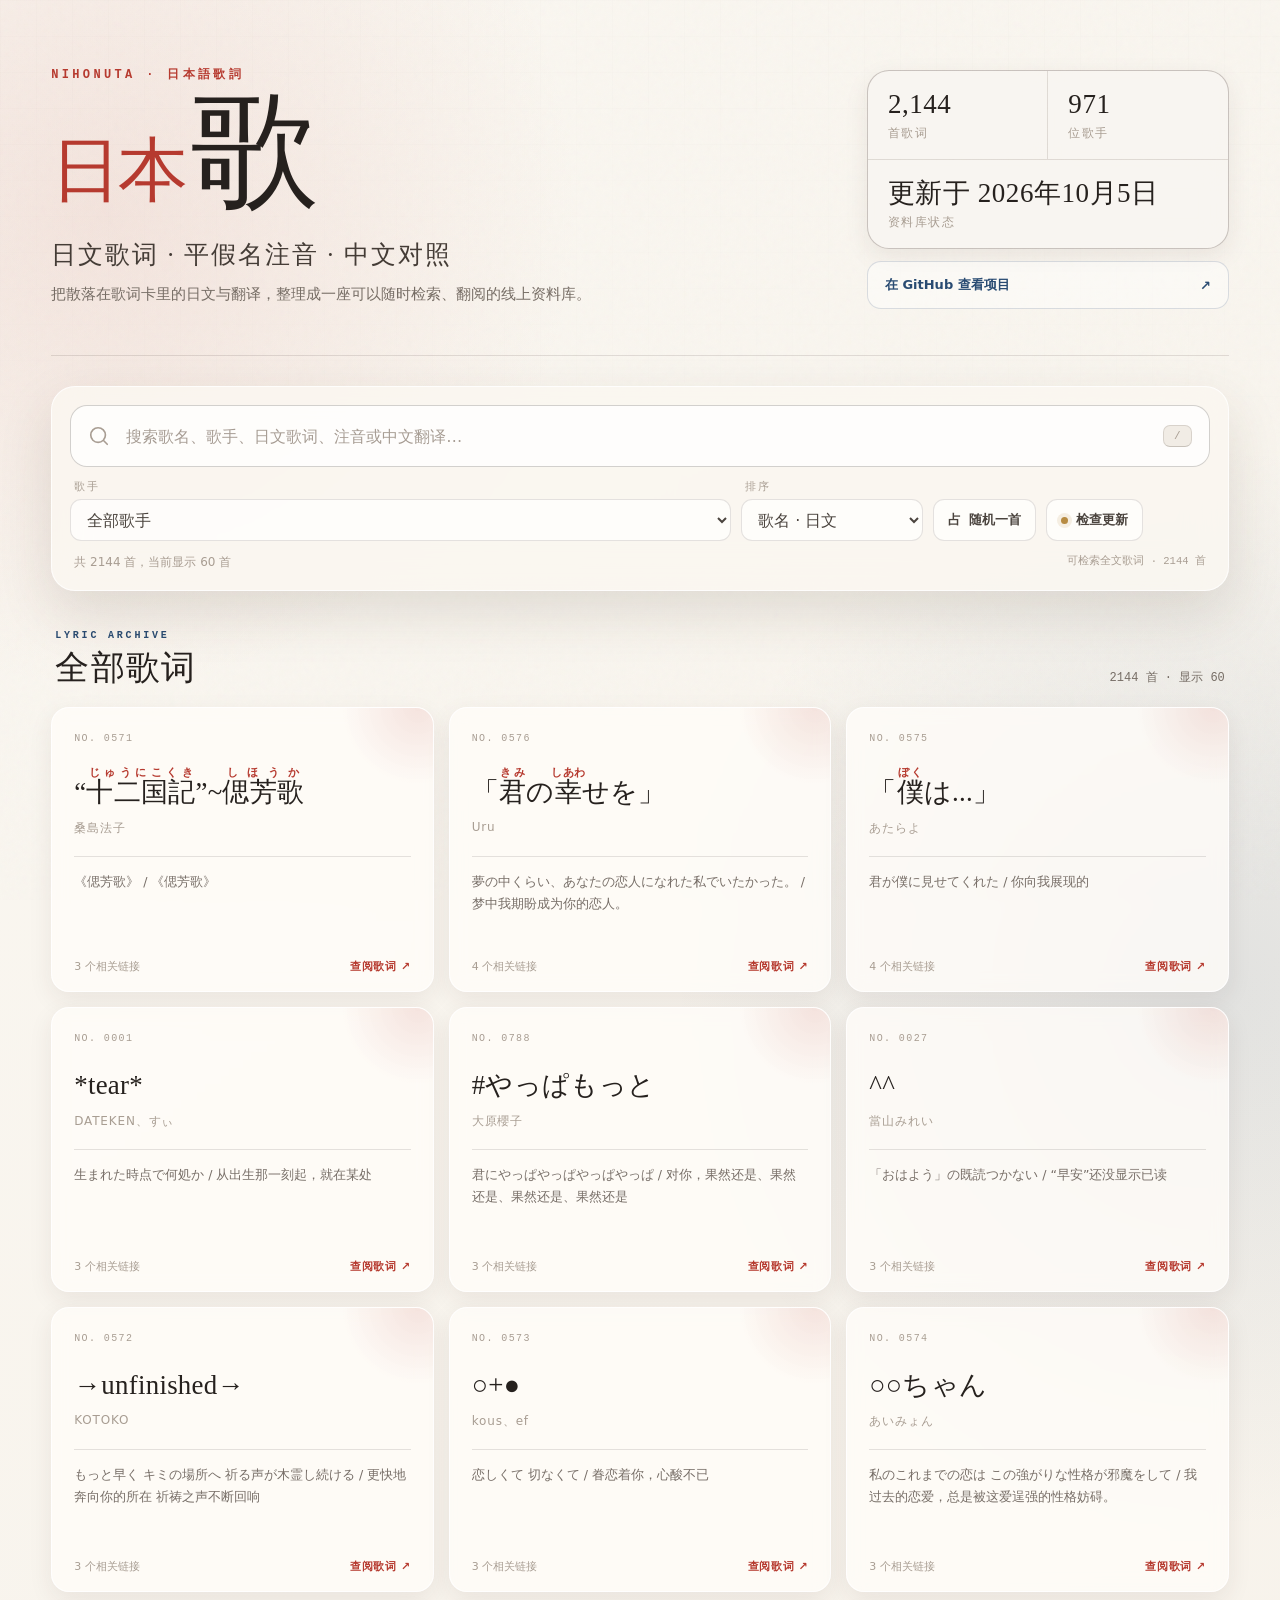
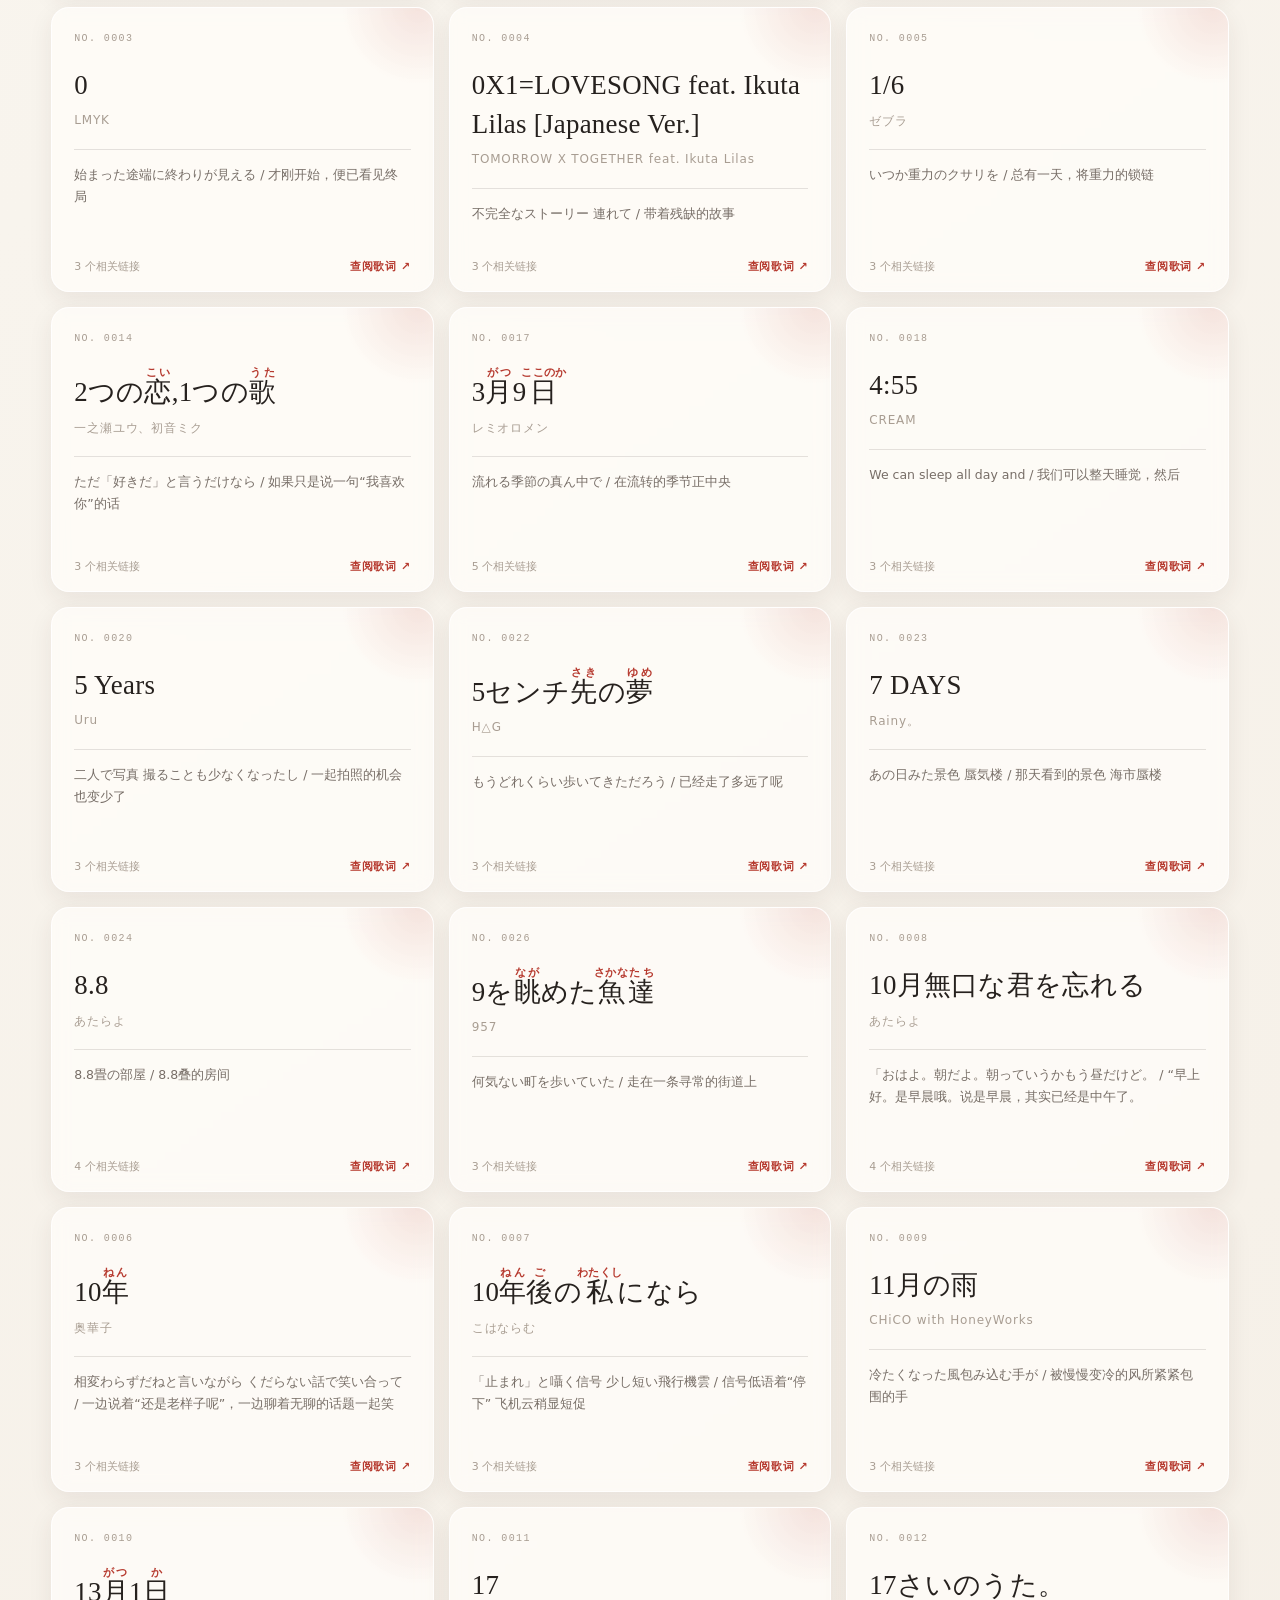
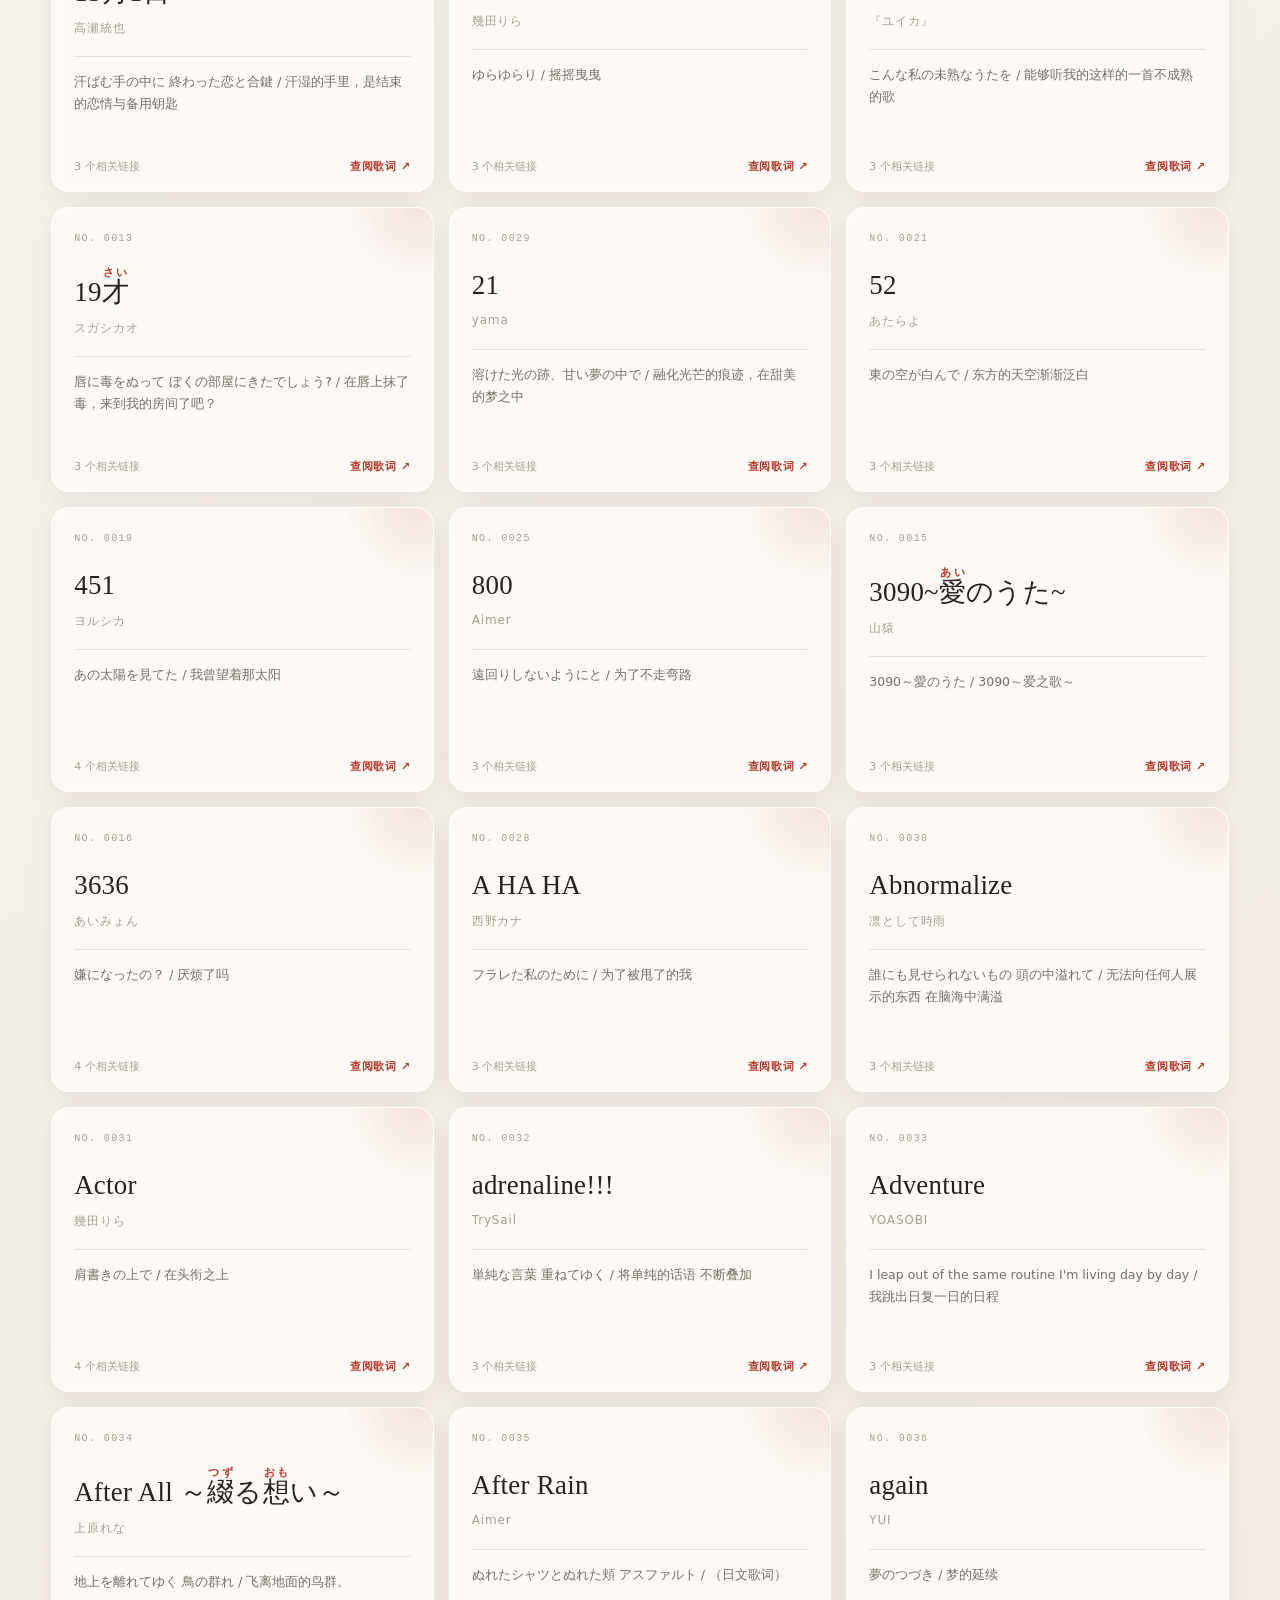
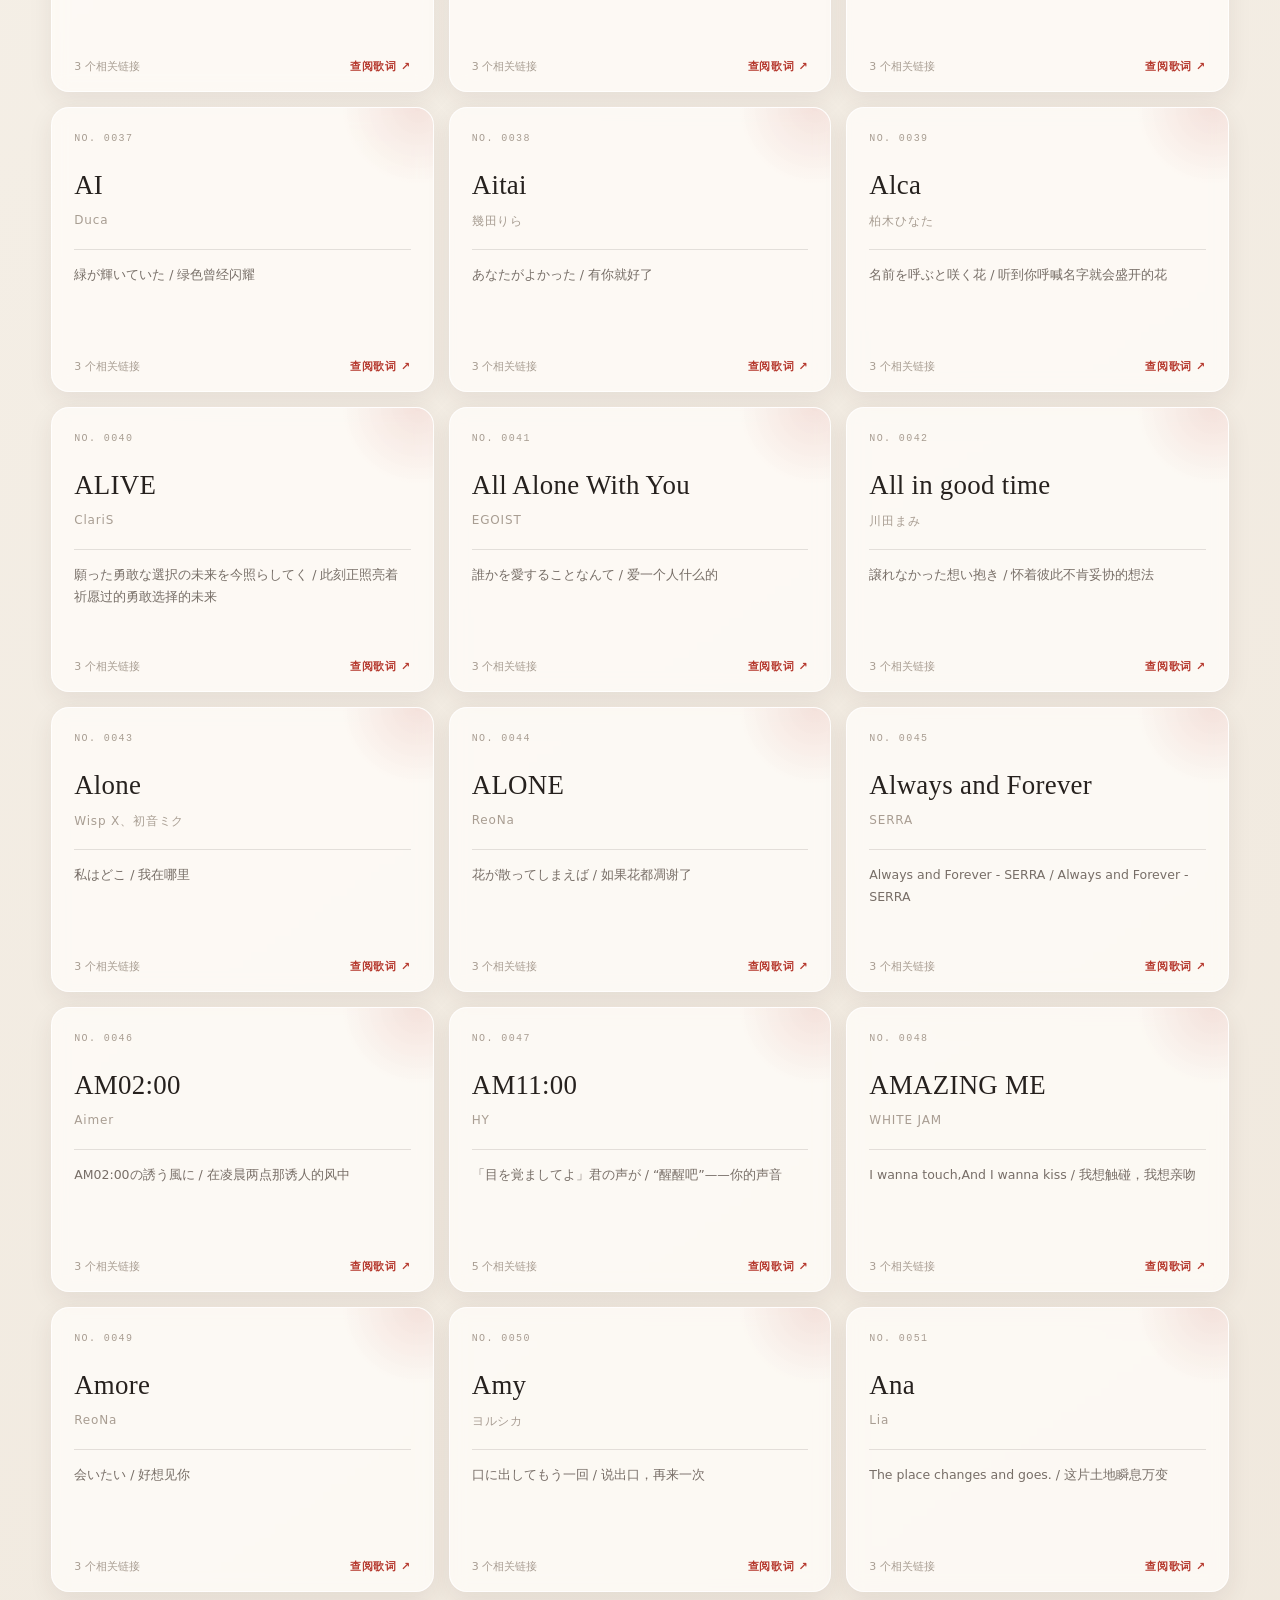
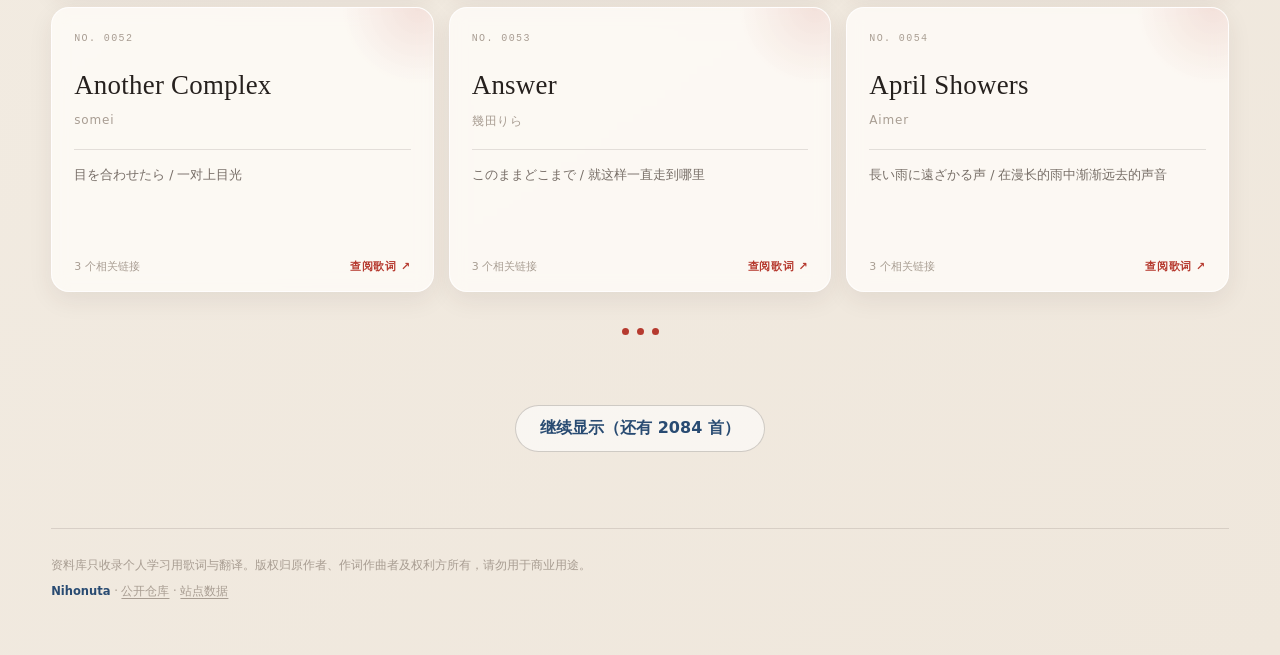
<file: site/index.html>
<!doctype html>
<html lang="zh-CN">
<head>
  <meta charset="utf-8">
  <meta name="viewport" content="width=device-width, initial-scale=1, viewport-fit=cover">
  <meta name="theme-color" content="#f5f0e8">
  <meta name="description" content="日本歌：可搜索、可查阅的日语歌词卡资料库，收录日文歌词、平假名注音与中文对照。">
  <title>日本歌 · 日语歌词资料库</title>
  <link rel="icon" href="assets/favicon.svg" type="image/svg+xml">
  <link rel="manifest" href="manifest.webmanifest">
  <link rel="stylesheet" href="assets/style.css">
  <script>document.documentElement.classList.add('js')</script>
  <script defer src="assets/app.js"></script>
</head>
<body>
  <div class="paper-noise" aria-hidden="true"></div>
  <div class="page-shell">
    <header class="hero">
      <div class="hero-copy">
        <p class="kicker">NIHONUTA · 日本語歌詞</p>
        <h1><span>日本</span>歌</h1>
        <p class="lede">日文歌词 · 平假名注音 · 中文对照</p>
        <p class="intro">把散落在歌词卡里的日文与翻译，整理成一座可以随时检索、翻阅的线上资料库。</p>
      </div>
      <div class="hero-side">
        <div class="stat-board" aria-label="资料库统计">
          <div class="stat">
            <strong id="songCount">—</strong>
            <span>首歌词</span>
          </div>
          <div class="stat">
            <strong id="artistCount">—</strong>
            <span>位歌手</span>
          </div>
          <div class="stat stat-wide">
            <strong id="buildDate">正在读取</strong>
            <span>资料库状态</span>
          </div>
        </div>
        <a class="repo-link" id="repoLink" href="https://github.com/woyo-i-sllh/Nihonuta" target="_blank" rel="noopener">
          <span>在 GitHub 查看项目</span>
          <span aria-hidden="true">↗</span>
        </a>
      </div>
    </header>

    <main>
      <section class="search-panel" aria-label="搜索歌词">
        <div class="search-row">
          <label class="search-box" for="searchInput">
            <svg viewBox="0 0 24 24" aria-hidden="true"><path d="m21 21-4.35-4.35m2.35-5.65a8 8 0 1 1-16 0 8 8 0 0 1 16 0Z"/></svg>
            <input id="searchInput" type="search" placeholder="搜索歌名、歌手、日文歌词、注音或中文翻译…" autocomplete="off" spellcheck="false">
            <kbd data-shortcut>/</kbd>
            <button id="clearSearch" class="clear-search" type="button" aria-label="清空搜索" hidden>×</button>
          </label>
        </div>
        <div class="control-row">
          <label class="control">
            <span>歌手</span>
            <select id="artistFilter">
              <option value="">全部歌手</option>
            </select>
          </label>
          <label class="control">
            <span>排序</span>
            <select id="sortMode">
              <option value="title">歌名 · 日文</option>
              <option value="artist">歌手 · 日文</option>
              <option value="links">相关链接多优先</option>
            </select>
          </label>
          <button id="randomButton" class="soft-button" type="button">
            <span aria-hidden="true">占</span> 随机一首
          </button>
          <button id="updateButton" class="soft-button update-button" type="button">
            <span class="update-dot" aria-hidden="true"></span>
            检查更新
          </button>
        </div>
        <div class="status-line">
          <p id="searchStatus" role="status" aria-live="polite">正在载入歌词目录…</p>
          <p id="indexStatus" class="index-status">全文索引准备中</p>
        </div>
      </section>

      <section class="results-section" aria-label="歌词搜索结果">
        <div class="results-head">
          <div>
            <p class="section-kicker">LYRIC ARCHIVE</p>
            <h2 id="resultsTitle">全部歌词</h2>
          </div>
          <p id="resultsCount" class="results-count"></p>
        </div>
        <div id="results" class="song-grid"></div>
        <div id="emptyState" class="empty-state" hidden>
          <span class="empty-mark" aria-hidden="true">無</span>
          <h3>没有找到符合条件的歌词</h3>
          <p>试试缩短关键词，或切换为“全部歌手”。</p>
          <button id="resetSearch" class="primary-button" type="button">清除筛选</button>
        </div>
        <div id="loadingState" class="loading-state" hidden>
          <span></span><span></span><span></span>
        </div>
        <div class="load-more-wrap">
          <button id="loadMore" class="load-more" type="button" hidden>继续显示</button>
        </div>
        <div id="fatalState" class="empty-state fatal-state" hidden>
          <span class="empty-mark" aria-hidden="true">!</span>
          <h3>目录没有载入</h3>
          <p id="fatalMessage">请确认正在通过网页服务器打开本站。</p>
        </div>
      </section>
    </main>

    <footer class="site-footer">
      <p>资料库只收录个人学习用歌词与翻译。版权归原作者、作词作曲者及权利方所有，请勿用于商业用途。</p>
      <p><span>Nihonuta</span> · <a id="footerRepoLink" href="https://github.com/woyo-i-sllh/Nihonuta" target="_blank" rel="noopener">公开仓库</a> · <a href="data/site.json">站点数据</a></p>
    </footer>
  </div>

  <template id="songCardTemplate">
    <a class="song-card" target="_blank" rel="noopener">
      <div class="card-glow" aria-hidden="true"></div>
      <div class="card-head">
        <span class="song-number"></span>
        <span class="match-badge"></span>
      </div>
      <div class="song-main">
        <h3 class="song-title"></h3>
        <p class="song-cn"></p>
        <p class="song-artist"></p>
        <p class="song-preview"></p>
      </div>
      <div class="card-foot">
        <span class="link-count"></span>
        <span class="open-label">查阅歌词 <span aria-hidden="true">↗</span></span>
      </div>
    </a>
  </template>
  <noscript><p class="noscript">本站搜索需要启用 JavaScript。</p></noscript>
</body>
</html>
</file>
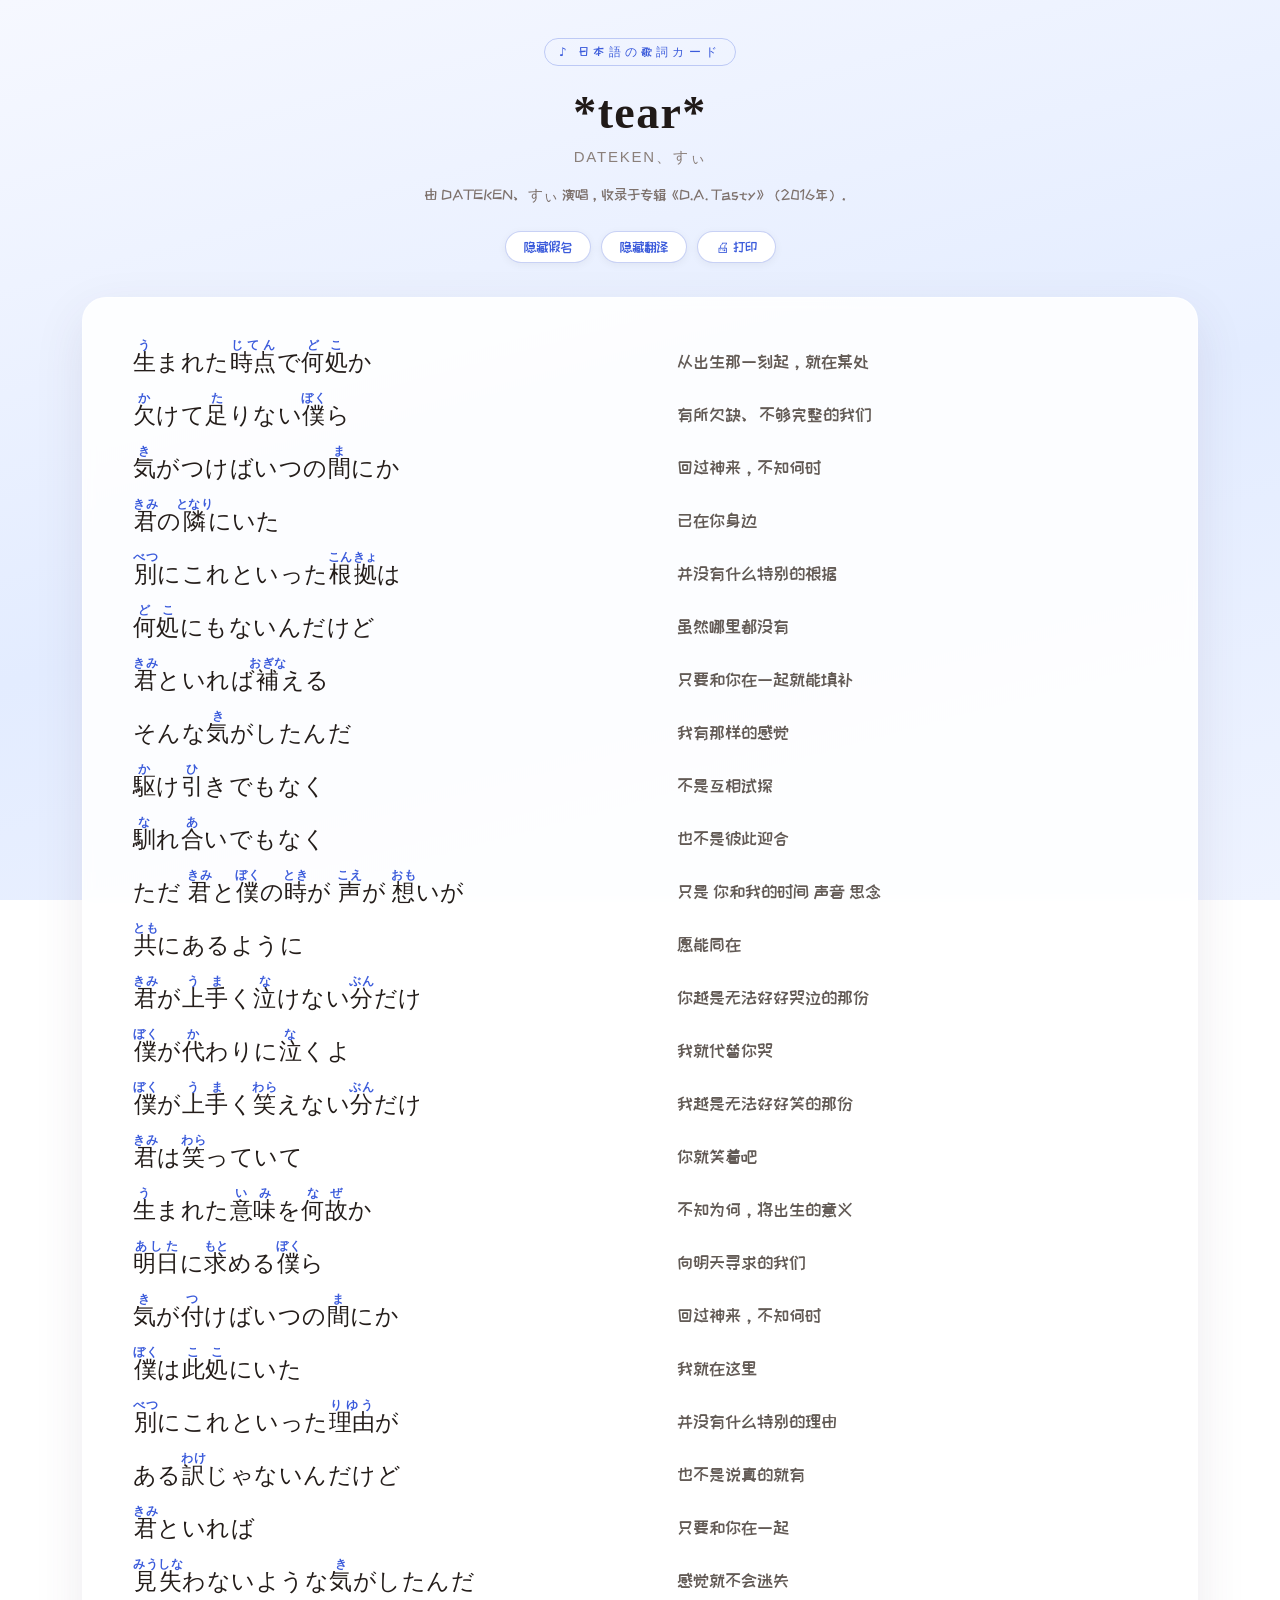
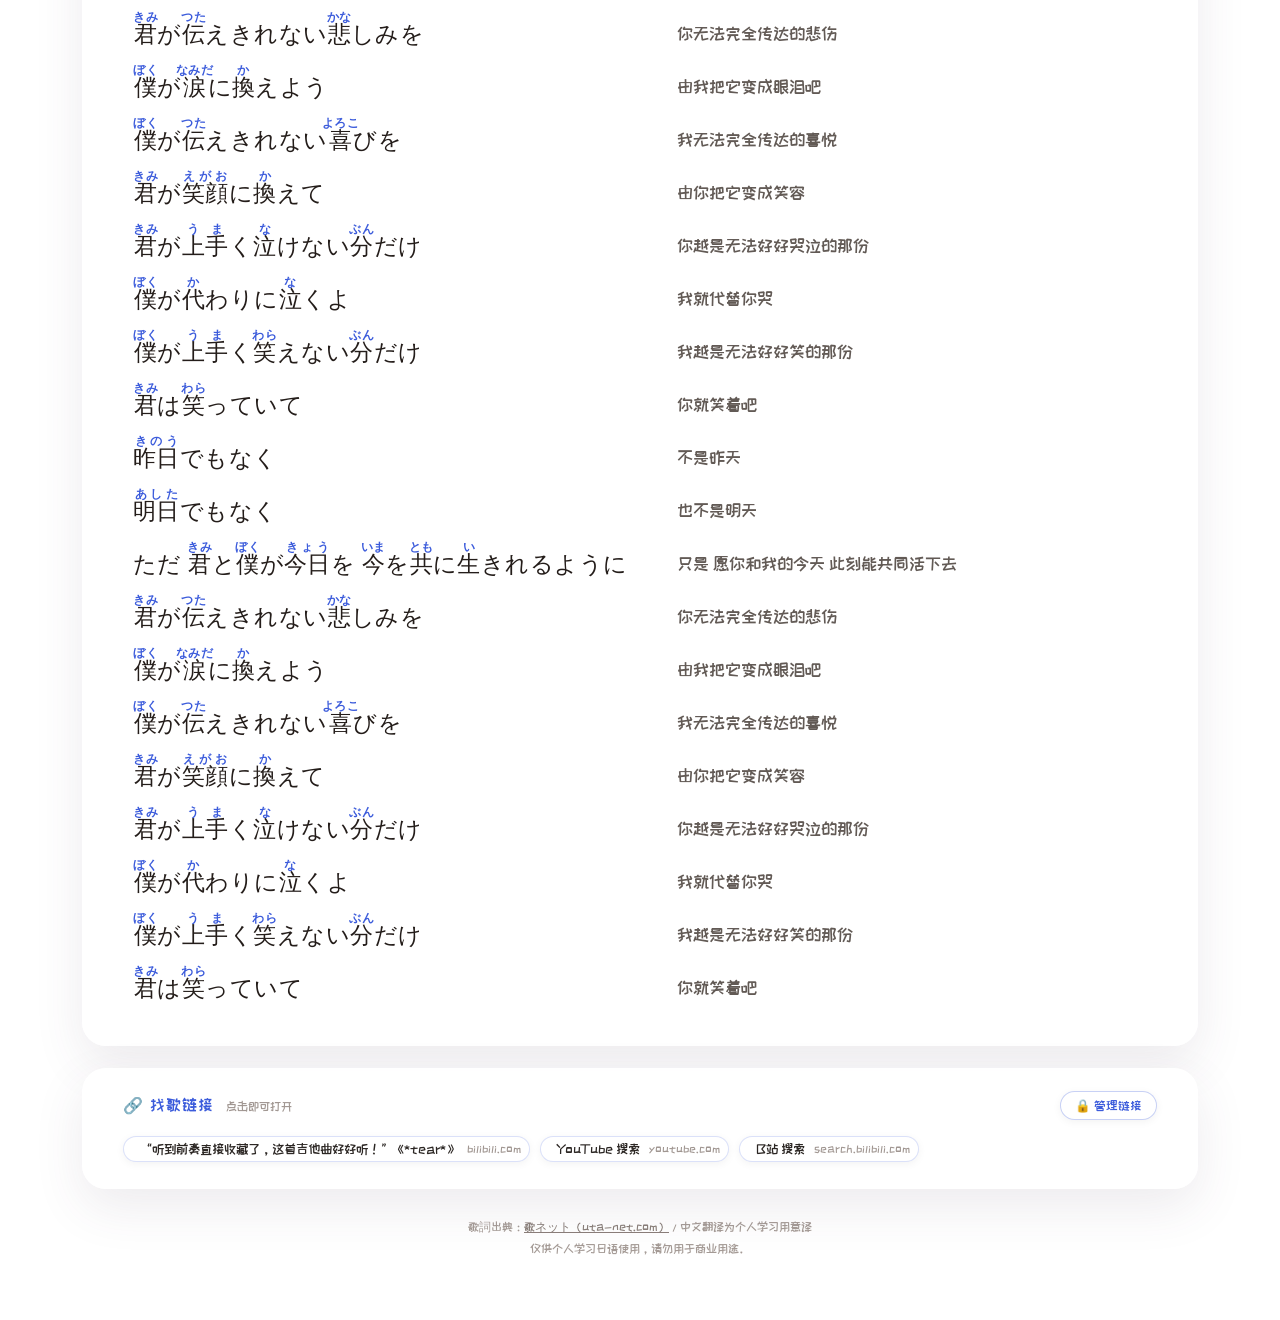
<file: site/lyrics/-tear--日推歌曲.html>
<!DOCTYPE html>
<html lang="zh-CN">
<head>
<meta charset="UTF-8">
<meta name="viewport" content="width=device-width, initial-scale=1.0">
<title>*tear* - DATEKEN、すぃ｜日语歌词卡</title>
<style>
@import url('https://fonts.googleapis.com/css2?family=ZCOOL+KuaiLe&display=swap');

body{--accent:#3b5bdb;--accent-soft:rgba(59,91,219,.28);--bg1:#f6f8ff;--bg2:#e3ecff;--bg3:#eef3ff;--card:rgba(255,255,255,.88);--hover:rgba(59,91,219,.07);--line:rgba(59,91,219,.18);}
</style>
<style>

*{box-sizing:border-box}
body{margin:0;padding:0;
  background:linear-gradient(165deg,var(--bg1) 0%,var(--bg2) 55%,var(--bg3) 100%);
  background-attachment:fixed;color:#2b2623;
  font-family:'ZCOOL KuaiLe','幼圆','YouYuan','Yu Gothic UI','Microsoft YaHei',system-ui,sans-serif;
  -webkit-font-smoothing:antialiased;}
.page{max-width:1160px;margin:0 auto;padding:38px 22px 60px;}
header{text-align:center;margin-bottom:34px;}
.badge{display:inline-block;font-size:12px;letter-spacing:.35em;color:var(--accent);
  border:1px solid var(--accent-soft);border-radius:999px;padding:5px 14px 4px;margin-bottom:16px;}
h1.title{margin:0 0 4px;font-size:clamp(30px,5vw,46px);line-height:1.35;letter-spacing:.03em;color:#201a18;font-family:'Yu Mincho','YuMincho','Hiragino Mincho ProN','Noto Serif JP','MS Mincho',serif;}
h1.title ruby rt{font-size:.42em;color:var(--accent);font-weight:600;}
.cn-title{font-size:clamp(16px,2.2vw,21px);color:#6b5f5a;letter-spacing:.18em;margin:6px 0 2px;font-family:'ZCOOL KuaiLe','幼圆','YouYuan','Microsoft YaHei',sans-serif;}
.artist{font-size:15px;color:#8a7f7a;letter-spacing:.12em;margin-top:2px;font-family:'Yu Gothic UI','YuGothic','Hiragino Sans','Meiryo',sans-serif;}
.subtitle{font-size:14.5px;color:#7d716c;max-width:760px;margin:14px auto 4px;line-height:1.9;}
.credit{font-size:12.5px;color:#a09691;margin-top:10px;}
.controls{margin-top:22px;display:flex;gap:10px;justify-content:center;flex-wrap:wrap;}
.controls button{font-family:inherit;font-size:13.5px;color:var(--accent);background:#fff;border:1px solid var(--accent-soft);
  border-radius:999px;padding:8px 18px;cursor:pointer;transition:all .18s;box-shadow:0 2px 8px rgba(0,0,0,.05);}
.controls button:hover{background:var(--accent);color:#fff;border-color:var(--accent);}
.lyrics{background:var(--card);backdrop-filter:blur(6px);border:1px solid rgba(255,255,255,.6);
  border-radius:24px;padding:38px 40px 30px;box-shadow:0 18px 50px rgba(80,60,90,.10);}
.row{display:grid;grid-template-columns:1.08fr 1fr;column-gap:36px;align-items:start;
  padding:3px 10px;border-radius:10px;transition:background .15s;}
.row:hover{background:var(--hover);}
.jp{font-family:"Yu Mincho","YuMincho","Hiragino Mincho ProN","Noto Serif JP","MS Mincho",serif;
  font-size:clamp(18px,2.0vw,23px);line-height:2.0;letter-spacing:.02em;color:#241d1a;}
.jp ruby{ruby-position:over;ruby-align:distribute-space;}
.jp ruby rt{font-size:.5em;font-weight:600;color:var(--accent);letter-spacing:.05em;
  font-family:"Yu Gothic UI","Hiragino Sans","Meiryo",sans-serif;}
.cn{font-family:'ZCOOL KuaiLe','幼圆','YouYuan','PingFang SC','Hiragino Sans GB','Microsoft YaHei',sans-serif;
  font-size:clamp(14.5px,1.6vw,17.5px);line-height:2.0;color:#625a55;padding-top:.28em;}
body.no-rt ruby rt{display:none;}
body.no-cn .cn{display:none;}
body.no-cn .row{grid-template-columns:1fr;}
footer{margin-top:26px;text-align:center;font-size:12px;color:#a49a95;line-height:1.9;}
footer a{color:#8a7f7a;}
@media (max-width:780px){
  .lyrics{padding:24px 16px 18px;}
  .row{grid-template-columns:1fr;row-gap:2px;margin:8px 0;}
  .jp{line-height:1.95;}
  .cn{display:block;border-top:1px dashed var(--line);margin-top:2px;padding-top:4px;}
  h1.title{font-size:30px;}
}
@media print{
  body{background:#fff !important;color:#000;}
  .controls,.badge{display:none !important;}
  .lyrics{box-shadow:none;border:none;padding:0;}
  .jp{color:#000;}
  .cn{color:#333;}
  .links-tools button,.l-editor,.links-empty{display:none !important;}
}
/* ---------- 找歌链接卡片 ---------- */
.links{background:var(--card);backdrop-filter:blur(6px);border:1px solid rgba(255,255,255,.6);
  border-radius:24px;padding:22px 40px 26px;box-shadow:0 18px 50px rgba(80,60,90,.10);margin-top:22px;}
.links-head{display:flex;justify-content:space-between;align-items:center;gap:12px;flex-wrap:wrap;}
.links-title{font-size:16px;margin:0;color:var(--accent);letter-spacing:.08em;}
.links-title small{font-weight:400;color:#a09691;font-size:12px;letter-spacing:0;margin-left:6px;}
.links-tools{display:flex;gap:8px;flex-wrap:wrap;}
.links-tools button{font-family:inherit;font-size:12.5px;color:var(--accent);background:#fff;border:1px solid var(--accent-soft);
  border-radius:999px;padding:6px 14px;cursor:pointer;transition:all .18s;box-shadow:0 2px 8px rgba(0,0,0,.05);}
.links-tools button:hover{background:var(--accent);color:#fff;border-color:var(--accent);}
.links-tools button.on{background:var(--accent);color:#fff;border-color:var(--accent);}
.link-list{display:flex;flex-wrap:wrap;gap:10px;margin-top:16px;}
.links-empty{color:#a09691;font-size:13px;margin:16px 0 0;line-height:1.8;}
.chip{display:inline-flex;align-items:center;gap:8px;text-decoration:none;color:#2b2623;background:#fff;
  border:1px solid var(--line);border-radius:999px;padding:5px 8px 5px 16px;font-size:13.5px;
  box-shadow:0 2px 8px rgba(0,0,0,.05);transition:border-color .15s;}
.chip:hover{border-color:var(--accent);}
.chip a{display:inline-flex;align-items:center;gap:9px;color:inherit;text-decoration:none;}
.chip a:hover{color:var(--accent);}
.chip .host{color:#a09691;font-size:11.5px;}
.chip .x{border:none;background:none;color:#c9bfb9;font-size:14px;cursor:pointer;line-height:1;padding:2px 8px;border-radius:50%;}
.chip .x:hover{color:#fff;background:#e03131;}
.l-editor{display:flex;gap:8px;flex-wrap:wrap;margin-top:16px;align-items:center;}
.l-editor[hidden]{display:none !important;}
.l-in{font-family:inherit;font-size:13.5px;border:1px solid var(--line);border-radius:10px;padding:8px 12px;background:#fff;color:#2b2623;min-width:0;outline:none;}
.l-in:focus{border-color:var(--accent);}
.l-in#inLabel{flex:1 1 150px;}
.l-in#inUrl{flex:2 1 280px;}
.l-editor button{font-family:inherit;font-size:13.5px;color:#fff;background:var(--accent);border:none;border-radius:10px;padding:9px 18px;cursor:pointer;}
.l-editor #btnSetPw{background:none;color:var(--accent);border:1px solid var(--accent-soft);}
.l-hint{flex-basis:100%;color:#a09691;font-size:12.5px;line-height:1.8;}
.l-hint strong{color:#7d716c;}
.l-note{flex-basis:100%;color:#e03131;font-size:12px;margin:0;}
@media (max-width:780px){ .links{padding:18px 16px 20px;} .l-in{flex:1 1 100%;} }

</style>
</head>
<body>
<div class="page">
  <header>
    <div class="badge">♪ 日本語の歌詞カード</div>
    <h1 class="title">*tear*</h1>
    <div class="artist">DATEKEN、すぃ</div>
    <p class="subtitle">由 DATEKEN、すぃ 演唱，收录于专辑《D.A. Tasty》（2016年）。</p>
    
    <div class="controls">
      <button id="btnRt" onclick="toggleRt()">隐藏假名</button>
      <button id="btnCn" onclick="toggleCn()">隐藏翻译</button>
      <button onclick="window.print()">🖨 打印</button>
    </div>
  </header>
  <main class="lyrics">
<div class="row"><div class="jp"><ruby>生<rt>う</rt></ruby>まれた<ruby>時点<rt>じてん</rt></ruby>で<ruby>何処<rt>どこ</rt></ruby>か</div><div class="cn">从出生那一刻起，就在某处</div></div>
<div class="row"><div class="jp"><ruby>欠<rt>か</rt></ruby>けて<ruby>足<rt>た</rt></ruby>りない<ruby>僕<rt>ぼく</rt></ruby>ら</div><div class="cn">有所欠缺、不够完整的我们</div></div>
<div class="row"><div class="jp"><ruby>気<rt>き</rt></ruby>がつけばいつの<ruby>間<rt>ま</rt></ruby>にか</div><div class="cn">回过神来，不知何时</div></div>
<div class="row"><div class="jp"><ruby>君<rt>きみ</rt></ruby>の<ruby>隣<rt>となり</rt></ruby>にいた</div><div class="cn">已在你身边</div></div>
<div class="row"><div class="jp"><ruby>別<rt>べつ</rt></ruby>にこれといった<ruby>根拠<rt>こんきょ</rt></ruby>は</div><div class="cn">并没有什么特别的根据</div></div>
<div class="row"><div class="jp"><ruby>何処<rt>どこ</rt></ruby>にもないんだけど</div><div class="cn">虽然哪里都没有</div></div>
<div class="row"><div class="jp"><ruby>君<rt>きみ</rt></ruby>といれば<ruby>補<rt>おぎな</rt></ruby>える</div><div class="cn">只要和你在一起就能填补</div></div>
<div class="row"><div class="jp">そんな<ruby>気<rt>き</rt></ruby>がしたんだ</div><div class="cn">我有那样的感觉</div></div>
<div class="row"><div class="jp"><ruby>駆<rt>か</rt></ruby>け<ruby>引<rt>ひ</rt></ruby>きでもなく</div><div class="cn">不是互相试探</div></div>
<div class="row"><div class="jp"><ruby>馴<rt>な</rt></ruby>れ<ruby>合<rt>あ</rt></ruby>いでもなく</div><div class="cn">也不是彼此迎合</div></div>
<div class="row"><div class="jp">ただ <ruby>君<rt>きみ</rt></ruby>と<ruby>僕<rt>ぼく</rt></ruby>の<ruby>時<rt>とき</rt></ruby>が <ruby>声<rt>こえ</rt></ruby>が <ruby>想<rt>おも</rt></ruby>いが</div><div class="cn">只是 你和我的时间 声音 思念</div></div>
<div class="row"><div class="jp"><ruby>共<rt>とも</rt></ruby>にあるように</div><div class="cn">愿能同在</div></div>
<div class="row"><div class="jp"><ruby>君<rt>きみ</rt></ruby>が<ruby>上手<rt>うま</rt></ruby>く<ruby>泣<rt>な</rt></ruby>けない<ruby>分<rt>ぶん</rt></ruby>だけ</div><div class="cn">你越是无法好好哭泣的那份</div></div>
<div class="row"><div class="jp"><ruby>僕<rt>ぼく</rt></ruby>が<ruby>代<rt>か</rt></ruby>わりに<ruby>泣<rt>な</rt></ruby>くよ</div><div class="cn">我就代替你哭</div></div>
<div class="row"><div class="jp"><ruby>僕<rt>ぼく</rt></ruby>が<ruby>上手<rt>うま</rt></ruby>く<ruby>笑<rt>わら</rt></ruby>えない<ruby>分<rt>ぶん</rt></ruby>だけ</div><div class="cn">我越是无法好好笑的那份</div></div>
<div class="row"><div class="jp"><ruby>君<rt>きみ</rt></ruby>は<ruby>笑<rt>わら</rt></ruby>っていて</div><div class="cn">你就笑着吧</div></div>
<div class="row"><div class="jp"><ruby>生<rt>う</rt></ruby>まれた<ruby>意味<rt>いみ</rt></ruby>を<ruby>何故<rt>なぜ</rt></ruby>か</div><div class="cn">不知为何，将出生的意义</div></div>
<div class="row"><div class="jp"><ruby>明日<rt>あした</rt></ruby>に<ruby>求<rt>もと</rt></ruby>める<ruby>僕<rt>ぼく</rt></ruby>ら</div><div class="cn">向明天寻求的我们</div></div>
<div class="row"><div class="jp"><ruby>気<rt>き</rt></ruby>が<ruby>付<rt>つ</rt></ruby>けばいつの<ruby>間<rt>ま</rt></ruby>にか</div><div class="cn">回过神来，不知何时</div></div>
<div class="row"><div class="jp"><ruby>僕<rt>ぼく</rt></ruby>は<ruby>此処<rt>ここ</rt></ruby>にいた</div><div class="cn">我就在这里</div></div>
<div class="row"><div class="jp"><ruby>別<rt>べつ</rt></ruby>にこれといった<ruby>理由<rt>りゆう</rt></ruby>が</div><div class="cn">并没有什么特别的理由</div></div>
<div class="row"><div class="jp">ある<ruby>訳<rt>わけ</rt></ruby>じゃないんだけど</div><div class="cn">也不是说真的就有</div></div>
<div class="row"><div class="jp"><ruby>君<rt>きみ</rt></ruby>といれば</div><div class="cn">只要和你在一起</div></div>
<div class="row"><div class="jp"><ruby>見失<rt>みうしな</rt></ruby>わないような<ruby>気<rt>き</rt></ruby>がしたんだ</div><div class="cn">感觉就不会迷失</div></div>
<div class="row"><div class="jp"><ruby>君<rt>きみ</rt></ruby>が<ruby>伝<rt>つた</rt></ruby>えきれない<ruby>悲<rt>かな</rt></ruby>しみを</div><div class="cn">你无法完全传达的悲伤</div></div>
<div class="row"><div class="jp"><ruby>僕<rt>ぼく</rt></ruby>が<ruby>涙<rt>なみだ</rt></ruby>に<ruby>換<rt>か</rt></ruby>えよう</div><div class="cn">由我把它变成眼泪吧</div></div>
<div class="row"><div class="jp"><ruby>僕<rt>ぼく</rt></ruby>が<ruby>伝<rt>つた</rt></ruby>えきれない<ruby>喜<rt>よろこ</rt></ruby>びを</div><div class="cn">我无法完全传达的喜悦</div></div>
<div class="row"><div class="jp"><ruby>君<rt>きみ</rt></ruby>が<ruby>笑顔<rt>えがお</rt></ruby>に<ruby>換<rt>か</rt></ruby>えて</div><div class="cn">由你把它变成笑容</div></div>
<div class="row"><div class="jp"><ruby>君<rt>きみ</rt></ruby>が<ruby>上手<rt>うま</rt></ruby>く<ruby>泣<rt>な</rt></ruby>けない<ruby>分<rt>ぶん</rt></ruby>だけ</div><div class="cn">你越是无法好好哭泣的那份</div></div>
<div class="row"><div class="jp"><ruby>僕<rt>ぼく</rt></ruby>が<ruby>代<rt>か</rt></ruby>わりに<ruby>泣<rt>な</rt></ruby>くよ</div><div class="cn">我就代替你哭</div></div>
<div class="row"><div class="jp"><ruby>僕<rt>ぼく</rt></ruby>が<ruby>上手<rt>うま</rt></ruby>く<ruby>笑<rt>わら</rt></ruby>えない<ruby>分<rt>ぶん</rt></ruby>だけ</div><div class="cn">我越是无法好好笑的那份</div></div>
<div class="row"><div class="jp"><ruby>君<rt>きみ</rt></ruby>は<ruby>笑<rt>わら</rt></ruby>っていて</div><div class="cn">你就笑着吧</div></div>
<div class="row"><div class="jp"><ruby>昨日<rt>きのう</rt></ruby>でもなく</div><div class="cn">不是昨天</div></div>
<div class="row"><div class="jp"><ruby>明日<rt>あした</rt></ruby>でもなく</div><div class="cn">也不是明天</div></div>
<div class="row"><div class="jp">ただ <ruby>君<rt>きみ</rt></ruby>と<ruby>僕<rt>ぼく</rt></ruby>が<ruby>今日<rt>きょう</rt></ruby>を <ruby>今<rt>いま</rt></ruby>を<ruby>共<rt>とも</rt></ruby>に<ruby>生<rt>い</rt></ruby>きれるように</div><div class="cn">只是 愿你和我的今天 此刻能共同活下去</div></div>
<div class="row"><div class="jp"><ruby>君<rt>きみ</rt></ruby>が<ruby>伝<rt>つた</rt></ruby>えきれない<ruby>悲<rt>かな</rt></ruby>しみを</div><div class="cn">你无法完全传达的悲伤</div></div>
<div class="row"><div class="jp"><ruby>僕<rt>ぼく</rt></ruby>が<ruby>涙<rt>なみだ</rt></ruby>に<ruby>換<rt>か</rt></ruby>えよう</div><div class="cn">由我把它变成眼泪吧</div></div>
<div class="row"><div class="jp"><ruby>僕<rt>ぼく</rt></ruby>が<ruby>伝<rt>つた</rt></ruby>えきれない<ruby>喜<rt>よろこ</rt></ruby>びを</div><div class="cn">我无法完全传达的喜悦</div></div>
<div class="row"><div class="jp"><ruby>君<rt>きみ</rt></ruby>が<ruby>笑顔<rt>えがお</rt></ruby>に<ruby>換<rt>か</rt></ruby>えて</div><div class="cn">由你把它变成笑容</div></div>
<div class="row"><div class="jp"><ruby>君<rt>きみ</rt></ruby>が<ruby>上手<rt>うま</rt></ruby>く<ruby>泣<rt>な</rt></ruby>けない<ruby>分<rt>ぶん</rt></ruby>だけ</div><div class="cn">你越是无法好好哭泣的那份</div></div>
<div class="row"><div class="jp"><ruby>僕<rt>ぼく</rt></ruby>が<ruby>代<rt>か</rt></ruby>わりに<ruby>泣<rt>な</rt></ruby>くよ</div><div class="cn">我就代替你哭</div></div>
<div class="row"><div class="jp"><ruby>僕<rt>ぼく</rt></ruby>が<ruby>上手<rt>うま</rt></ruby>く<ruby>笑<rt>わら</rt></ruby>えない<ruby>分<rt>ぶん</rt></ruby>だけ</div><div class="cn">我越是无法好好笑的那份</div></div>
<div class="row"><div class="jp"><ruby>君<rt>きみ</rt></ruby>は<ruby>笑<rt>わら</rt></ruby>っていて</div><div class="cn">你就笑着吧</div></div>
  </main>
  <section class="links">
    <div class="links-head">
      <div class="links-title">🔗 找歌链接 <small>点击即可打开</small></div>
      <div class="links-tools">
        <button id="btnEdit" onclick="toggleEdit()">🔒 管理链接</button>
        <button id="btnExport" onclick="exportPage()" style="display:none">⬇ 导出本页（含链接）</button>
      </div>
    </div>
    <div id="linkList" class="link-list"></div>
    <p class="links-empty" id="linksEmpty">还没有添加链接 —— 点右上「管理链接」，粘贴 YouTube / B站 / 网易云 等地址，方便以后快速找歌。</p>
    <div class="l-editor" id="lEditor" hidden>
      <input id="inLabel" class="l-in" type="text" placeholder="名称（如：MV / 现场版 / 网易云）">
      <input id="inUrl" class="l-in" type="url" placeholder="https://… 完整链接">
      <button id="btnAdd" onclick="addLink()">＋ 添加</button>
      <button id="btnSetPw" onclick="setPw()" type="button">设密码</button>
      <div class="l-hint" id="lHint"></div>
      <p class="l-note" id="lNote"></p>
    </div>
  </section>
  <footer>
    歌詞出典：<a href="https://www.uta-net.com" target="_blank" rel="noreferrer">歌ネット（uta-net.com）</a>／中文翻译为个人学习用意译<br>
    仅供个人学习日语使用，请勿用于商业用途。
  </footer>
</div>
<script>
function toggleRt(){
  var on=document.body.classList.toggle('no-rt');
  document.getElementById('btnRt').textContent = on ? '显示假名' : '隐藏假名';
}
function toggleCn(){
  var on=document.body.classList.toggle('no-cn');
  document.getElementById('btnCn').textContent = on ? '显示翻译' : '隐藏翻译';
}
</script>
<script id="linksData">
window.__linksInit = [["“听到前奏直接收藏了，这首吉他曲好好听！”《*tear*》", "https://www.bilibili.com/video/BV1AooRYkEnt/"], ["YouTube 搜索", "https://www.youtube.com/results?search_query=%2Atear%2A+DATEKEN%E3%80%81%E3%81%99%E3%81%83"], ["B站 搜索", "https://search.bilibili.com/all?keyword=%2Atear%2A+DATEKEN%E3%80%81%E3%81%99%E3%81%83"]];
window.__linksPw = "";
</script>
<script>
/* ===== 找歌链接管理 =====
   规则：每首歌的链接 = 页面内置默认 + 本浏览器里的增删（localStorage 按页面名存）。
   其他访客打开这个文件/网站时，改的是“他自己的浏览器”，永远影响不到你看到的列表。
   「管理密码」：EDITOR_KEY 非空时（或本机设过密码），增删必须先输密码；导出/分享的文件同样生效。 */
(function(){
  var file = decodeURIComponent((location.pathname.split('/').pop() || 'page'));
  var LS='tk_links_'+file, PS='tk_pw_'+file;
  var mem={}, memOk=true;
  try{ localStorage.setItem('__t','1'); localStorage.removeItem('__t'); }
  catch(e){ memOk=false; }
  function load(k){ if(memOk){ try{ return localStorage.getItem(k); }catch(e){ return null; } } return (k in mem)?mem[k]:null; }
  function save(k,v){ if(memOk){ try{ localStorage.setItem(k,v); return; }catch(e){} } mem[k]=v; }
  function del(k){ if(memOk){ try{ localStorage.removeItem(k); return; }catch(e){} } delete mem[k]; }
  var pwStored = load(PS);
  var PAGE_PW = (typeof window.__linksPw!=='undefined' && window.__linksPw) ? window.__linksPw : '';
  var baked = (typeof window.__linksInit!=='undefined' && Array.isArray(window.__linksInit)) ? window.__linksInit : [];
  function bakedUrls(){ return baked.map(function(x){ return x && x[1]; }); }
  function loadLocalExtras(){
    var raw = load(LS);
    if(raw){ try{
      var o=JSON.parse(raw);
      if(o && Array.isArray(o.list)){
        var bu=bakedUrls();
        // 旧数据里可能存过“整份列表”，过滤掉与数据库重复的部分，只保留本机新增
        return o.list.filter(function(it){ return it && it[1] && bu.indexOf(it[1])<0; });
      }
    }catch(e){} }
    return [];
  }
  var localExtras = loadLocalExtras();
  // 页面最终列表 = 数据库/内置链接（所有人可见） + 本机新增（只影响自己）
  function currentList(){ return baked.concat(localExtras); }
  function persist(list){
    var bu=bakedUrls();
    localExtras = list.filter(function(it){ return it && it[1] && bu.indexOf(it[1])<0; });
    save(LS, JSON.stringify({list:localExtras}));
  }
  var editOn=false, req = pwStored || PAGE_PW;
  function hostOf(u){ try{ return new URL(u).host.replace(/^www\./,''); }catch(e){ return ''; } }
  function esc(s){ return String(s).replace(/&/g,'&amp;').replace(/</g,'&lt;').replace(/>/g,'&gt;').replace(/"/g,'&quot;'); }
  function render(){
    var list=currentList(), box=document.getElementById('linkList'), empty=document.getElementById('linksEmpty');
    box.innerHTML='';
    if(!list.length){ empty.style.display='block'; }
    else{
      empty.style.display='none';
      list.forEach(function(it,i){
        var label=(it && it[0]) || (it && it[1]) || '', url=(it && it[1]) || '';
        if(!url) return;
        var span=document.createElement('span'); span.className='chip';
        var a=document.createElement('a'); a.href=url; a.target='_blank'; a.rel='noreferrer';
        a.innerHTML='<span class="cl">'+esc(label)+'</span><span class="host">'+esc(hostOf(url))+'</span>';
        span.appendChild(a);
        if(editOn){
          var x=document.createElement('button');
          x.className='x'; x.title=(i<baked.length?'来自数据库，需在 songs.db 里删除':'删除本机新增'); x.type='button'; x.textContent='✕';
          x.onclick=(function(k){ return function(ev){ ev.preventDefault(); ev.stopPropagation();
            if(k<baked.length){ alert('这条来自数据库（songs.db），所有设备都能看到；要删除请用 linkdb.py rm，或直接告诉我。'); return; }
            if(confirm('删除这条本机新增的链接？')){ var l=currentList(); l.splice(k,1); persist(l); render(); } }; })(i);
          span.appendChild(x);
        }
        box.appendChild(span);
      });
    }
    if(editOn){
      document.getElementById('lEditor').hidden=false;
      var h='列表 = <strong>数据库链接</strong>（所有人可见） + <strong>本机新增</strong>（仅自己）。数据库链接用 _tools\\linkdb.py 管理；点「导出本页」可把全部链接写进一个 html 带走或分享。';
      if(req){ h+=' 密码已启用：不知道密码的访客无法增删。'; }
      else{ h+=' 目前<strong>未设密码</strong>：任何访客都能增删，但只影响各自的浏览器。建议点「设密码」或改 lyric_build.py 的 EDITOR_KEY 后重新构建。'; }
      document.getElementById('lHint').innerHTML=h;
      document.getElementById('lNote').textContent = memOk ? '' : '注意：此环境不支持 localStorage，本次改动关闭页面后会丢失。';
    } else {
      document.getElementById('lEditor').hidden=true;
    }
  }
  window.toggleEdit=function(){
    if(!editOn){
      if(req){
        var p=prompt('请输入管理密码：');
        if(p===null) return;
        if(p!==req){ alert('密码错误'); return; }
      }
      editOn=true;
      var b=document.getElementById('btnEdit');
      b.textContent='🔓 完成编辑'; b.classList.add('on');
      document.getElementById('btnExport').style.display='';
    } else {
      editOn=false;
      var b2=document.getElementById('btnEdit');
      b2.textContent='🔒 管理链接'; b2.classList.remove('on');
      document.getElementById('btnExport').style.display='none';
    }
    render();
  };
  window.addLink=function(){
    var label=document.getElementById('inLabel').value.trim();
    var url=document.getElementById('inUrl').value.trim();
    if(!/^https?:\/\//i.test(url)){ alert('链接要以 http:// 或 https:// 开头'); return; }
    if(!label) label=url;
    var list=currentList(); list.push([label,url]);
    persist(list); render();
    document.getElementById('inLabel').value=''; document.getElementById('inUrl').value='';
  };
  window.setPw=function(){
    var p=prompt('设置本机管理密码（留空 = 取消保护）。设置后增删链接都要先输入它。');
    if(p===null) return;
    if(p===''){ pwStored=''; del(PS); }
    else { pwStored=p; save(PS,p); }
    req = pwStored || PAGE_PW;
    alert(req ? '密码已启用。' : '保护已取消（任何访客都能增删，但只影响各自浏览器）。');
  };
  window.exportPage=function(){
    var list=currentList();
    var doc=document.getElementById('linksData');
    var old=doc.textContent;
    function jsSafe(o){ return JSON.stringify(o).replace(/<\//g,'<\\/'); }
    var fresh='window.__linksInit = '+jsSafe(list)+';\nwindow.__linksPw = '+jsSafe(PAGE_PW)+';';
    var html=document.documentElement.outerHTML.replace(old, fresh);
    var blob=new Blob([html],{type:'text/html;charset=utf-8'});
    var a=document.createElement('a');
    a.href=URL.createObjectURL(blob);
    a.download=file;
    document.body.appendChild(a); a.click();
    setTimeout(function(){ URL.revokeObjectURL(a.href); a.remove(); }, 500);
    alert('已导出：'+file+'\n这个新文件已把当前全部链接写进页面，发给别人或上传后，他们也能看到这些链接。');
  };
  render();
})();
</script>
</body>
</html>
</file>
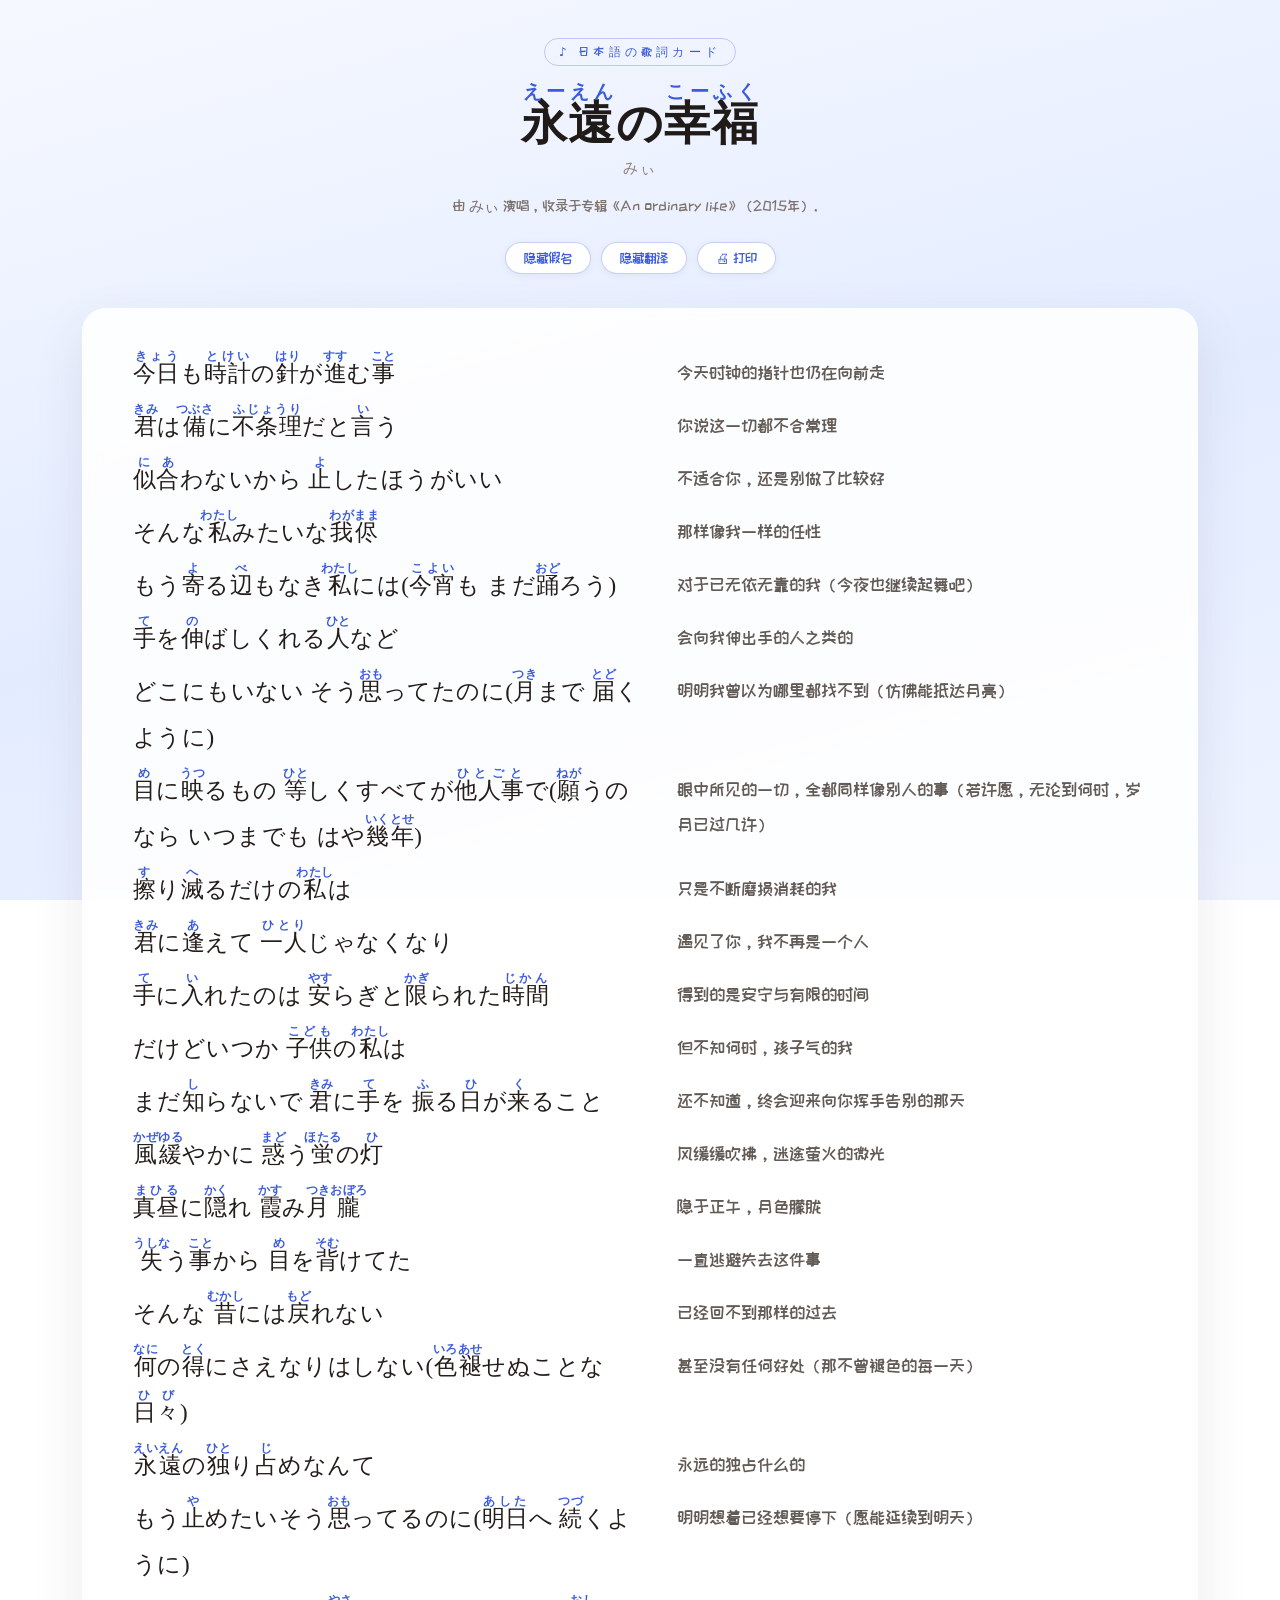
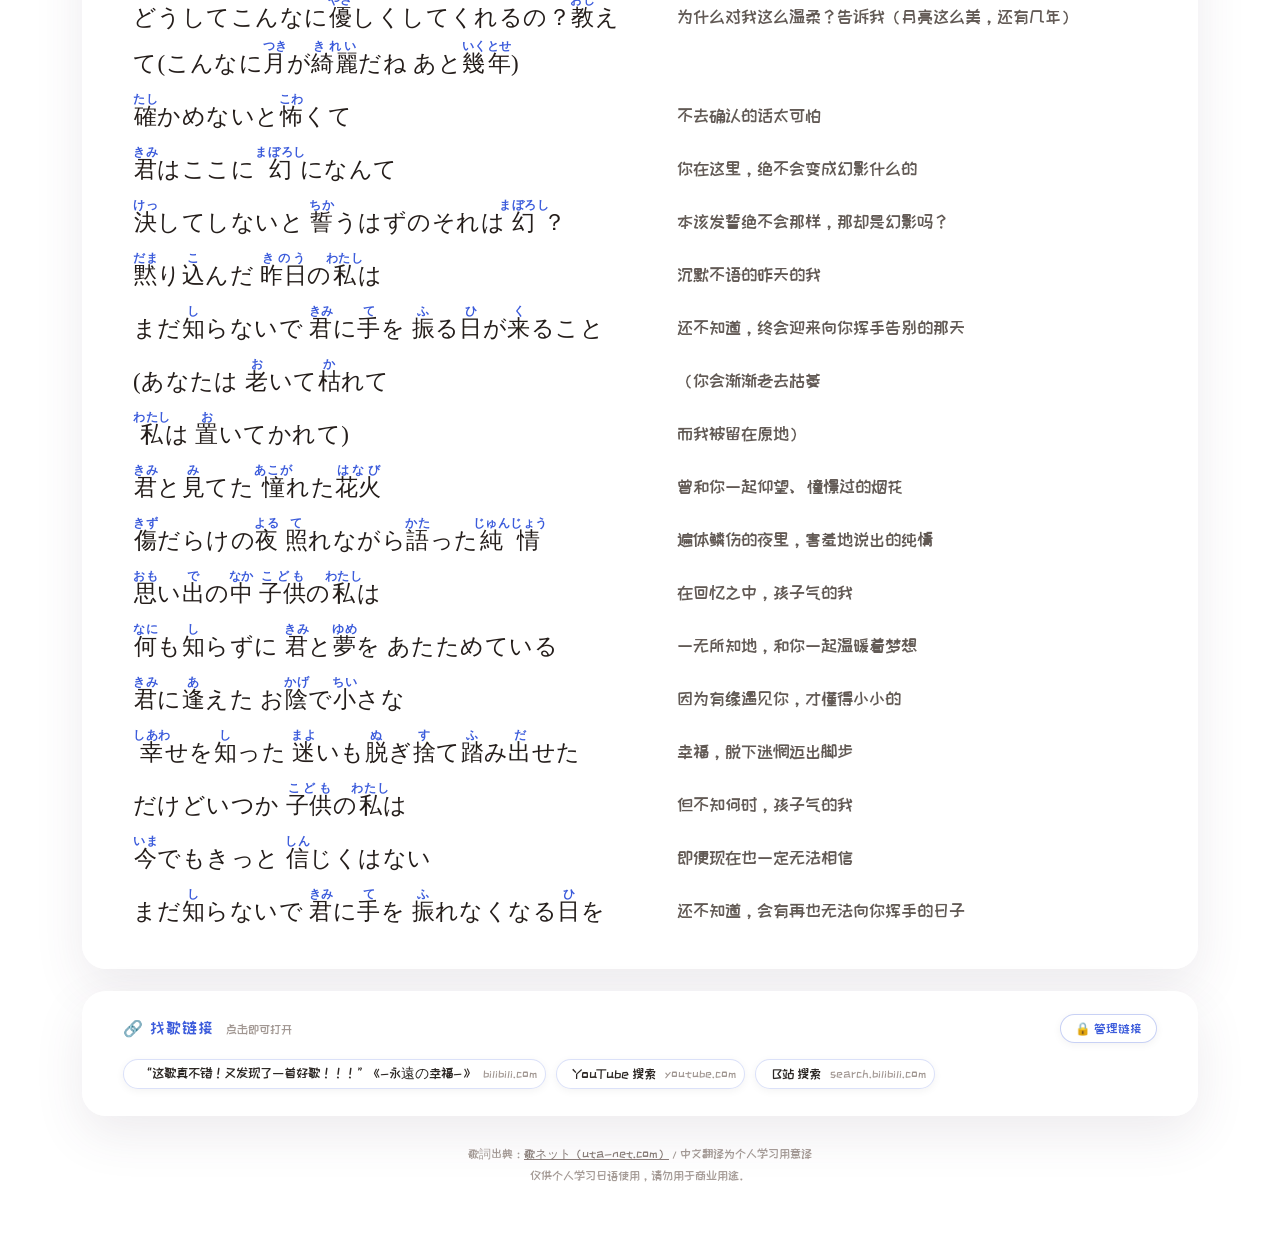
<file: site/lyrics/-永遠の幸福--我的歌单01.html>
<!DOCTYPE html>
<html lang="zh-CN">
<head>
<meta charset="UTF-8">
<meta name="viewport" content="width=device-width, initial-scale=1.0">
<title>永遠の幸福 - みぃ｜日语歌词卡</title>
<style>
@import url('https://fonts.googleapis.com/css2?family=ZCOOL+KuaiLe&display=swap');

body{--accent:#3b5bdb;--accent-soft:rgba(59,91,219,.28);--bg1:#f6f8ff;--bg2:#e3ecff;--bg3:#eef3ff;--card:rgba(255,255,255,.88);--hover:rgba(59,91,219,.07);--line:rgba(59,91,219,.18);}
</style>
<style>

*{box-sizing:border-box}
body{margin:0;padding:0;
  background:linear-gradient(165deg,var(--bg1) 0%,var(--bg2) 55%,var(--bg3) 100%);
  background-attachment:fixed;color:#2b2623;
  font-family:'ZCOOL KuaiLe','幼圆','YouYuan','Yu Gothic UI','Microsoft YaHei',system-ui,sans-serif;
  -webkit-font-smoothing:antialiased;}
.page{max-width:1160px;margin:0 auto;padding:38px 22px 60px;}
header{text-align:center;margin-bottom:34px;}
.badge{display:inline-block;font-size:12px;letter-spacing:.35em;color:var(--accent);
  border:1px solid var(--accent-soft);border-radius:999px;padding:5px 14px 4px;margin-bottom:16px;}
h1.title{margin:0 0 4px;font-size:clamp(30px,5vw,46px);line-height:1.35;letter-spacing:.03em;color:#201a18;font-family:'Yu Mincho','YuMincho','Hiragino Mincho ProN','Noto Serif JP','MS Mincho',serif;}
h1.title ruby rt{font-size:.42em;color:var(--accent);font-weight:600;}
.cn-title{font-size:clamp(16px,2.2vw,21px);color:#6b5f5a;letter-spacing:.18em;margin:6px 0 2px;font-family:'ZCOOL KuaiLe','幼圆','YouYuan','Microsoft YaHei',sans-serif;}
.artist{font-size:15px;color:#8a7f7a;letter-spacing:.12em;margin-top:2px;font-family:'Yu Gothic UI','YuGothic','Hiragino Sans','Meiryo',sans-serif;}
.subtitle{font-size:14.5px;color:#7d716c;max-width:760px;margin:14px auto 4px;line-height:1.9;}
.credit{font-size:12.5px;color:#a09691;margin-top:10px;}
.controls{margin-top:22px;display:flex;gap:10px;justify-content:center;flex-wrap:wrap;}
.controls button{font-family:inherit;font-size:13.5px;color:var(--accent);background:#fff;border:1px solid var(--accent-soft);
  border-radius:999px;padding:8px 18px;cursor:pointer;transition:all .18s;box-shadow:0 2px 8px rgba(0,0,0,.05);}
.controls button:hover{background:var(--accent);color:#fff;border-color:var(--accent);}
.lyrics{background:var(--card);backdrop-filter:blur(6px);border:1px solid rgba(255,255,255,.6);
  border-radius:24px;padding:38px 40px 30px;box-shadow:0 18px 50px rgba(80,60,90,.10);}
.row{display:grid;grid-template-columns:1.08fr 1fr;column-gap:36px;align-items:start;
  padding:3px 10px;border-radius:10px;transition:background .15s;}
.row:hover{background:var(--hover);}
.jp{font-family:"Yu Mincho","YuMincho","Hiragino Mincho ProN","Noto Serif JP","MS Mincho",serif;
  font-size:clamp(18px,2.0vw,23px);line-height:2.0;letter-spacing:.02em;color:#241d1a;}
.jp ruby{ruby-position:over;ruby-align:distribute-space;}
.jp ruby rt{font-size:.5em;font-weight:600;color:var(--accent);letter-spacing:.05em;
  font-family:"Yu Gothic UI","Hiragino Sans","Meiryo",sans-serif;}
.cn{font-family:'ZCOOL KuaiLe','幼圆','YouYuan','PingFang SC','Hiragino Sans GB','Microsoft YaHei',sans-serif;
  font-size:clamp(14.5px,1.6vw,17.5px);line-height:2.0;color:#625a55;padding-top:.28em;}
body.no-rt ruby rt{display:none;}
body.no-cn .cn{display:none;}
body.no-cn .row{grid-template-columns:1fr;}
footer{margin-top:26px;text-align:center;font-size:12px;color:#a49a95;line-height:1.9;}
footer a{color:#8a7f7a;}
@media (max-width:780px){
  .lyrics{padding:24px 16px 18px;}
  .row{grid-template-columns:1fr;row-gap:2px;margin:8px 0;}
  .jp{line-height:1.95;}
  .cn{display:block;border-top:1px dashed var(--line);margin-top:2px;padding-top:4px;}
  h1.title{font-size:30px;}
}
@media print{
  body{background:#fff !important;color:#000;}
  .controls,.badge{display:none !important;}
  .lyrics{box-shadow:none;border:none;padding:0;}
  .jp{color:#000;}
  .cn{color:#333;}
  .links-tools button,.l-editor,.links-empty{display:none !important;}
}
/* ---------- 找歌链接卡片 ---------- */
.links{background:var(--card);backdrop-filter:blur(6px);border:1px solid rgba(255,255,255,.6);
  border-radius:24px;padding:22px 40px 26px;box-shadow:0 18px 50px rgba(80,60,90,.10);margin-top:22px;}
.links-head{display:flex;justify-content:space-between;align-items:center;gap:12px;flex-wrap:wrap;}
.links-title{font-size:16px;margin:0;color:var(--accent);letter-spacing:.08em;}
.links-title small{font-weight:400;color:#a09691;font-size:12px;letter-spacing:0;margin-left:6px;}
.links-tools{display:flex;gap:8px;flex-wrap:wrap;}
.links-tools button{font-family:inherit;font-size:12.5px;color:var(--accent);background:#fff;border:1px solid var(--accent-soft);
  border-radius:999px;padding:6px 14px;cursor:pointer;transition:all .18s;box-shadow:0 2px 8px rgba(0,0,0,.05);}
.links-tools button:hover{background:var(--accent);color:#fff;border-color:var(--accent);}
.links-tools button.on{background:var(--accent);color:#fff;border-color:var(--accent);}
.link-list{display:flex;flex-wrap:wrap;gap:10px;margin-top:16px;}
.links-empty{color:#a09691;font-size:13px;margin:16px 0 0;line-height:1.8;}
.chip{display:inline-flex;align-items:center;gap:8px;text-decoration:none;color:#2b2623;background:#fff;
  border:1px solid var(--line);border-radius:999px;padding:5px 8px 5px 16px;font-size:13.5px;
  box-shadow:0 2px 8px rgba(0,0,0,.05);transition:border-color .15s;}
.chip:hover{border-color:var(--accent);}
.chip a{display:inline-flex;align-items:center;gap:9px;color:inherit;text-decoration:none;}
.chip a:hover{color:var(--accent);}
.chip .host{color:#a09691;font-size:11.5px;}
.chip .x{border:none;background:none;color:#c9bfb9;font-size:14px;cursor:pointer;line-height:1;padding:2px 8px;border-radius:50%;}
.chip .x:hover{color:#fff;background:#e03131;}
.l-editor{display:flex;gap:8px;flex-wrap:wrap;margin-top:16px;align-items:center;}
.l-editor[hidden]{display:none !important;}
.l-in{font-family:inherit;font-size:13.5px;border:1px solid var(--line);border-radius:10px;padding:8px 12px;background:#fff;color:#2b2623;min-width:0;outline:none;}
.l-in:focus{border-color:var(--accent);}
.l-in#inLabel{flex:1 1 150px;}
.l-in#inUrl{flex:2 1 280px;}
.l-editor button{font-family:inherit;font-size:13.5px;color:#fff;background:var(--accent);border:none;border-radius:10px;padding:9px 18px;cursor:pointer;}
.l-editor #btnSetPw{background:none;color:var(--accent);border:1px solid var(--accent-soft);}
.l-hint{flex-basis:100%;color:#a09691;font-size:12.5px;line-height:1.8;}
.l-hint strong{color:#7d716c;}
.l-note{flex-basis:100%;color:#e03131;font-size:12px;margin:0;}
@media (max-width:780px){ .links{padding:18px 16px 20px;} .l-in{flex:1 1 100%;} }

</style>
</head>
<body>
<div class="page">
  <header>
    <div class="badge">♪ 日本語の歌詞カード</div>
    <h1 class="title"><ruby>永遠<rt>えーえん</rt></ruby>の<ruby>幸福<rt>こーふく</rt></ruby></h1>
    <div class="artist">みぃ</div>
    <p class="subtitle">由 みぃ 演唱，收录于专辑《An ordinary life》（2015年）。</p>
    
    <div class="controls">
      <button id="btnRt" onclick="toggleRt()">隐藏假名</button>
      <button id="btnCn" onclick="toggleCn()">隐藏翻译</button>
      <button onclick="window.print()">🖨 打印</button>
    </div>
  </header>
  <main class="lyrics">
<div class="row"><div class="jp"><ruby>今日<rt>きょう</rt></ruby>も<ruby>時計<rt>とけい</rt></ruby>の<ruby>針<rt>はり</rt></ruby>が<ruby>進<rt>すす</rt></ruby>む<ruby>事<rt>こと</rt></ruby></div><div class="cn">今天时钟的指针也仍在向前走</div></div>
<div class="row"><div class="jp"><ruby>君<rt>きみ</rt></ruby>は<ruby>備<rt>つぶさ</rt></ruby>に<ruby>不条理<rt>ふじょうり</rt></ruby>だと<ruby>言<rt>い</rt></ruby>う</div><div class="cn">你说这一切都不合常理</div></div>
<div class="row"><div class="jp"><ruby>似合<rt>にあ</rt></ruby>わないから <ruby>止<rt>よ</rt></ruby>したほうがいい</div><div class="cn">不适合你，还是别做了比较好</div></div>
<div class="row"><div class="jp">そんな<ruby>私<rt>わたし</rt></ruby>みたいな<ruby>我侭<rt>わがまま</rt></ruby></div><div class="cn">那样像我一样的任性</div></div>
<div class="row"><div class="jp">もう<ruby>寄<rt>よ</rt></ruby>る<ruby>辺<rt>べ</rt></ruby>もなき<ruby>私<rt>わたし</rt></ruby>には(<ruby>今宵<rt>こよい</rt></ruby>も まだ<ruby>踊<rt>おど</rt></ruby>ろう)</div><div class="cn">对于已无依无靠的我（今夜也继续起舞吧）</div></div>
<div class="row"><div class="jp"><ruby>手<rt>て</rt></ruby>を<ruby>伸<rt>の</rt></ruby>ばしくれる<ruby>人<rt>ひと</rt></ruby>など</div><div class="cn">会向我伸出手的人之类的</div></div>
<div class="row"><div class="jp">どこにもいない そう<ruby>思<rt>おも</rt></ruby>ってたのに(<ruby>月<rt>つき</rt></ruby>まで <ruby>届<rt>とど</rt></ruby>くように)</div><div class="cn">明明我曾以为哪里都找不到（仿佛能抵达月亮）</div></div>
<div class="row"><div class="jp"><ruby>目<rt>め</rt></ruby>に<ruby>映<rt>うつ</rt></ruby>るもの <ruby>等<rt>ひと</rt></ruby>しくすべてが<ruby>他人事<rt>ひとごと</rt></ruby>で(<ruby>願<rt>ねが</rt></ruby>うのなら いつまでも はや<ruby>幾年<rt>いくとせ</rt></ruby>)</div><div class="cn">眼中所见的一切，全都同样像别人的事（若许愿，无论到何时，岁月已过几许）</div></div>
<div class="row"><div class="jp"><ruby>擦<rt>す</rt></ruby>り<ruby>滅<rt>へ</rt></ruby>るだけの<ruby>私<rt>わたし</rt></ruby>は</div><div class="cn">只是不断磨损消耗的我</div></div>
<div class="row"><div class="jp"><ruby>君<rt>きみ</rt></ruby>に<ruby>逢<rt>あ</rt></ruby>えて <ruby>一人<rt>ひとり</rt></ruby>じゃなくなり</div><div class="cn">遇见了你，我不再是一个人</div></div>
<div class="row"><div class="jp"><ruby>手<rt>て</rt></ruby>に<ruby>入<rt>い</rt></ruby>れたのは <ruby>安<rt>やす</rt></ruby>らぎと<ruby>限<rt>かぎ</rt></ruby>られた<ruby>時間<rt>じかん</rt></ruby></div><div class="cn">得到的是安宁与有限的时间</div></div>
<div class="row"><div class="jp">だけどいつか <ruby>子供<rt>こども</rt></ruby>の<ruby>私<rt>わたし</rt></ruby>は</div><div class="cn">但不知何时，孩子气的我</div></div>
<div class="row"><div class="jp">まだ<ruby>知<rt>し</rt></ruby>らないで <ruby>君<rt>きみ</rt></ruby>に<ruby>手<rt>て</rt></ruby>を <ruby>振<rt>ふ</rt></ruby>る<ruby>日<rt>ひ</rt></ruby>が<ruby>来<rt>く</rt></ruby>ること</div><div class="cn">还不知道，终会迎来向你挥手告别的那天</div></div>
<div class="row"><div class="jp"><ruby>風<rt>かぜ</rt></ruby><ruby>緩<rt>ゆる</rt></ruby>やかに <ruby>惑<rt>まど</rt></ruby>う<ruby>蛍<rt>ほたる</rt></ruby>の<ruby>灯<rt>ひ</rt></ruby></div><div class="cn">风缓缓吹拂，迷途萤火的微光</div></div>
<div class="row"><div class="jp"><ruby>真昼<rt>まひる</rt></ruby>に<ruby>隠<rt>かく</rt></ruby>れ <ruby>霞<rt>かす</rt></ruby>み<ruby>月<rt>つき</rt></ruby> <ruby>朧<rt>おぼろ</rt></ruby></div><div class="cn">隐于正午，月色朦胧</div></div>
<div class="row"><div class="jp"><ruby>失<rt>うしな</rt></ruby>う<ruby>事<rt>こと</rt></ruby>から <ruby>目<rt>め</rt></ruby>を<ruby>背<rt>そむ</rt></ruby>けてた</div><div class="cn">一直逃避失去这件事</div></div>
<div class="row"><div class="jp">そんな <ruby>昔<rt>むかし</rt></ruby>には<ruby>戻<rt>もど</rt></ruby>れない</div><div class="cn">已经回不到那样的过去</div></div>
<div class="row"><div class="jp"><ruby>何<rt>なに</rt></ruby>の<ruby>得<rt>とく</rt></ruby>にさえなりはしない(<ruby>色褪<rt>いろあせ</rt></ruby>せぬことな<ruby>日々<rt>ひび</rt></ruby>)</div><div class="cn">甚至没有任何好处（那不曾褪色的每一天）</div></div>
<div class="row"><div class="jp"><ruby>永遠<rt>えいえん</rt></ruby>の<ruby>独<rt>ひと</rt></ruby>り<ruby>占<rt>じ</rt></ruby>めなんて</div><div class="cn">永远的独占什么的</div></div>
<div class="row"><div class="jp">もう<ruby>止<rt>や</rt></ruby>めたいそう<ruby>思<rt>おも</rt></ruby>ってるのに(<ruby>明日<rt>あした</rt></ruby>へ <ruby>続<rt>つづ</rt></ruby>くように)</div><div class="cn">明明想着已经想要停下（愿能延续到明天）</div></div>
<div class="row"><div class="jp">どうしてこんなに<ruby>優<rt>やさ</rt></ruby>しくしてくれるの？<ruby>教<rt>おし</rt></ruby>えて(こんなに<ruby>月<rt>つき</rt></ruby>が<ruby>綺麗<rt>きれい</rt></ruby>だね あと<ruby>幾年<rt>いくとせ</rt></ruby>)</div><div class="cn">为什么对我这么温柔？告诉我（月亮这么美，还有几年）</div></div>
<div class="row"><div class="jp"><ruby>確<rt>たし</rt></ruby>かめないと<ruby>怖<rt>こわ</rt></ruby>くて</div><div class="cn">不去确认的话太可怕</div></div>
<div class="row"><div class="jp"><ruby>君<rt>きみ</rt></ruby>はここに <ruby>幻<rt>まぼろし</rt></ruby>になんて</div><div class="cn">你在这里，绝不会变成幻影什么的</div></div>
<div class="row"><div class="jp"><ruby>決<rt>けっ</rt></ruby>してしないと <ruby>誓<rt>ちか</rt></ruby>うはずのそれは<ruby>幻<rt>まぼろし</rt></ruby>？</div><div class="cn">本该发誓绝不会那样，那却是幻影吗？</div></div>
<div class="row"><div class="jp"><ruby>黙<rt>だま</rt></ruby>り<ruby>込<rt>こ</rt></ruby>んだ <ruby>昨日<rt>きのう</rt></ruby>の<ruby>私<rt>わたし</rt></ruby>は</div><div class="cn">沉默不语的昨天的我</div></div>
<div class="row"><div class="jp">まだ<ruby>知<rt>し</rt></ruby>らないで <ruby>君<rt>きみ</rt></ruby>に<ruby>手<rt>て</rt></ruby>を <ruby>振<rt>ふ</rt></ruby>る<ruby>日<rt>ひ</rt></ruby>が<ruby>来<rt>く</rt></ruby>ること</div><div class="cn">还不知道，终会迎来向你挥手告别的那天</div></div>
<div class="row"><div class="jp">(あなたは <ruby>老<rt>お</rt></ruby>いて<ruby>枯<rt>か</rt></ruby>れて</div><div class="cn">（你会渐渐老去枯萎</div></div>
<div class="row"><div class="jp"><ruby>私<rt>わたし</rt></ruby>は <ruby>置<rt>お</rt></ruby>いてかれて)</div><div class="cn">而我被留在原地）</div></div>
<div class="row"><div class="jp"><ruby>君<rt>きみ</rt></ruby>と<ruby>見<rt>み</rt></ruby>てた <ruby>憧<rt>あこが</rt></ruby>れた<ruby>花火<rt>はなび</rt></ruby></div><div class="cn">曾和你一起仰望、憧憬过的烟花</div></div>
<div class="row"><div class="jp"><ruby>傷<rt>きず</rt></ruby>だらけの<ruby>夜<rt>よる</rt></ruby> <ruby>照<rt>て</rt></ruby>れながら<ruby>語<rt>かた</rt></ruby>った<ruby>純情<rt>じゅんじょう</rt></ruby></div><div class="cn">遍体鳞伤的夜里，害羞地说出的纯情</div></div>
<div class="row"><div class="jp"><ruby>思<rt>おも</rt></ruby>い<ruby>出<rt>で</rt></ruby>の<ruby>中<rt>なか</rt></ruby> <ruby>子供<rt>こども</rt></ruby>の<ruby>私<rt>わたし</rt></ruby>は</div><div class="cn">在回忆之中，孩子气的我</div></div>
<div class="row"><div class="jp"><ruby>何<rt>なに</rt></ruby>も<ruby>知<rt>し</rt></ruby>らずに <ruby>君<rt>きみ</rt></ruby>と<ruby>夢<rt>ゆめ</rt></ruby>を あたためている</div><div class="cn">一无所知地，和你一起温暖着梦想</div></div>
<div class="row"><div class="jp"><ruby>君<rt>きみ</rt></ruby>に<ruby>逢<rt>あ</rt></ruby>えた お<ruby>陰<rt>かげ</rt></ruby>で<ruby>小<rt>ちい</rt></ruby>さな</div><div class="cn">因为有缘遇见你，才懂得小小的</div></div>
<div class="row"><div class="jp"><ruby>幸<rt>しあわ</rt></ruby>せを<ruby>知<rt>し</rt></ruby>った <ruby>迷<rt>まよ</rt></ruby>いも<ruby>脱<rt>ぬ</rt></ruby>ぎ<ruby>捨<rt>す</rt></ruby>て<ruby>踏<rt>ふ</rt></ruby>み<ruby>出<rt>だ</rt></ruby>せた</div><div class="cn">幸福，脱下迷惘迈出脚步</div></div>
<div class="row"><div class="jp">だけどいつか <ruby>子供<rt>こども</rt></ruby>の<ruby>私<rt>わたし</rt></ruby>は</div><div class="cn">但不知何时，孩子气的我</div></div>
<div class="row"><div class="jp"><ruby>今<rt>いま</rt></ruby>でもきっと <ruby>信<rt>しん</rt></ruby>じくはない</div><div class="cn">即便现在也一定无法相信</div></div>
<div class="row"><div class="jp">まだ<ruby>知<rt>し</rt></ruby>らないで <ruby>君<rt>きみ</rt></ruby>に<ruby>手<rt>て</rt></ruby>を <ruby>振<rt>ふ</rt></ruby>れなくなる<ruby>日<rt>ひ</rt></ruby>を</div><div class="cn">还不知道，会有再也无法向你挥手的日子</div></div>
  </main>
  <section class="links">
    <div class="links-head">
      <div class="links-title">🔗 找歌链接 <small>点击即可打开</small></div>
      <div class="links-tools">
        <button id="btnEdit" onclick="toggleEdit()">🔒 管理链接</button>
        <button id="btnExport" onclick="exportPage()" style="display:none">⬇ 导出本页（含链接）</button>
      </div>
    </div>
    <div id="linkList" class="link-list"></div>
    <p class="links-empty" id="linksEmpty">还没有添加链接 —— 点右上「管理链接」，粘贴 YouTube / B站 / 网易云 等地址，方便以后快速找歌。</p>
    <div class="l-editor" id="lEditor" hidden>
      <input id="inLabel" class="l-in" type="text" placeholder="名称（如：MV / 现场版 / 网易云）">
      <input id="inUrl" class="l-in" type="url" placeholder="https://… 完整链接">
      <button id="btnAdd" onclick="addLink()">＋ 添加</button>
      <button id="btnSetPw" onclick="setPw()" type="button">设密码</button>
      <div class="l-hint" id="lHint"></div>
      <p class="l-note" id="lNote"></p>
    </div>
  </section>
  <footer>
    歌詞出典：<a href="https://www.uta-net.com" target="_blank" rel="noreferrer">歌ネット（uta-net.com）</a>／中文翻译为个人学习用意译<br>
    仅供个人学习日语使用，请勿用于商业用途。
  </footer>
</div>
<script>
function toggleRt(){
  var on=document.body.classList.toggle('no-rt');
  document.getElementById('btnRt').textContent = on ? '显示假名' : '隐藏假名';
}
function toggleCn(){
  var on=document.body.classList.toggle('no-cn');
  document.getElementById('btnCn').textContent = on ? '显示翻译' : '隐藏翻译';
}
</script>
<script id="linksData">
window.__linksInit = [["“这歌真不错！又发现了一首好歌！！！”《-永遠の幸福-》", "https://www.bilibili.com/video/BV1Vc52zgEvn/"], ["YouTube 搜索", "https://www.youtube.com/results?search_query=%E6%B0%B8%E9%81%A0%E3%81%AE%E5%B9%B8%E7%A6%8F+%E3%81%BF%E3%81%83"], ["B站 搜索", "https://search.bilibili.com/all?keyword=%E6%B0%B8%E9%81%A0%E3%81%AE%E5%B9%B8%E7%A6%8F+%E3%81%BF%E3%81%83"]];
window.__linksPw = "";
</script>
<script>
/* ===== 找歌链接管理 =====
   规则：每首歌的链接 = 页面内置默认 + 本浏览器里的增删（localStorage 按页面名存）。
   其他访客打开这个文件/网站时，改的是“他自己的浏览器”，永远影响不到你看到的列表。
   「管理密码」：EDITOR_KEY 非空时（或本机设过密码），增删必须先输密码；导出/分享的文件同样生效。 */
(function(){
  var file = decodeURIComponent((location.pathname.split('/').pop() || 'page'));
  var LS='tk_links_'+file, PS='tk_pw_'+file;
  var mem={}, memOk=true;
  try{ localStorage.setItem('__t','1'); localStorage.removeItem('__t'); }
  catch(e){ memOk=false; }
  function load(k){ if(memOk){ try{ return localStorage.getItem(k); }catch(e){ return null; } } return (k in mem)?mem[k]:null; }
  function save(k,v){ if(memOk){ try{ localStorage.setItem(k,v); return; }catch(e){} } mem[k]=v; }
  function del(k){ if(memOk){ try{ localStorage.removeItem(k); return; }catch(e){} } delete mem[k]; }
  var pwStored = load(PS);
  var PAGE_PW = (typeof window.__linksPw!=='undefined' && window.__linksPw) ? window.__linksPw : '';
  var baked = (typeof window.__linksInit!=='undefined' && Array.isArray(window.__linksInit)) ? window.__linksInit : [];
  function bakedUrls(){ return baked.map(function(x){ return x && x[1]; }); }
  function loadLocalExtras(){
    var raw = load(LS);
    if(raw){ try{
      var o=JSON.parse(raw);
      if(o && Array.isArray(o.list)){
        var bu=bakedUrls();
        // 旧数据里可能存过“整份列表”，过滤掉与数据库重复的部分，只保留本机新增
        return o.list.filter(function(it){ return it && it[1] && bu.indexOf(it[1])<0; });
      }
    }catch(e){} }
    return [];
  }
  var localExtras = loadLocalExtras();
  // 页面最终列表 = 数据库/内置链接（所有人可见） + 本机新增（只影响自己）
  function currentList(){ return baked.concat(localExtras); }
  function persist(list){
    var bu=bakedUrls();
    localExtras = list.filter(function(it){ return it && it[1] && bu.indexOf(it[1])<0; });
    save(LS, JSON.stringify({list:localExtras}));
  }
  var editOn=false, req = pwStored || PAGE_PW;
  function hostOf(u){ try{ return new URL(u).host.replace(/^www\./,''); }catch(e){ return ''; } }
  function esc(s){ return String(s).replace(/&/g,'&amp;').replace(/</g,'&lt;').replace(/>/g,'&gt;').replace(/"/g,'&quot;'); }
  function render(){
    var list=currentList(), box=document.getElementById('linkList'), empty=document.getElementById('linksEmpty');
    box.innerHTML='';
    if(!list.length){ empty.style.display='block'; }
    else{
      empty.style.display='none';
      list.forEach(function(it,i){
        var label=(it && it[0]) || (it && it[1]) || '', url=(it && it[1]) || '';
        if(!url) return;
        var span=document.createElement('span'); span.className='chip';
        var a=document.createElement('a'); a.href=url; a.target='_blank'; a.rel='noreferrer';
        a.innerHTML='<span class="cl">'+esc(label)+'</span><span class="host">'+esc(hostOf(url))+'</span>';
        span.appendChild(a);
        if(editOn){
          var x=document.createElement('button');
          x.className='x'; x.title=(i<baked.length?'来自数据库，需在 songs.db 里删除':'删除本机新增'); x.type='button'; x.textContent='✕';
          x.onclick=(function(k){ return function(ev){ ev.preventDefault(); ev.stopPropagation();
            if(k<baked.length){ alert('这条来自数据库（songs.db），所有设备都能看到；要删除请用 linkdb.py rm，或直接告诉我。'); return; }
            if(confirm('删除这条本机新增的链接？')){ var l=currentList(); l.splice(k,1); persist(l); render(); } }; })(i);
          span.appendChild(x);
        }
        box.appendChild(span);
      });
    }
    if(editOn){
      document.getElementById('lEditor').hidden=false;
      var h='列表 = <strong>数据库链接</strong>（所有人可见） + <strong>本机新增</strong>（仅自己）。数据库链接用 _tools\\linkdb.py 管理；点「导出本页」可把全部链接写进一个 html 带走或分享。';
      if(req){ h+=' 密码已启用：不知道密码的访客无法增删。'; }
      else{ h+=' 目前<strong>未设密码</strong>：任何访客都能增删，但只影响各自的浏览器。建议点「设密码」或改 lyric_build.py 的 EDITOR_KEY 后重新构建。'; }
      document.getElementById('lHint').innerHTML=h;
      document.getElementById('lNote').textContent = memOk ? '' : '注意：此环境不支持 localStorage，本次改动关闭页面后会丢失。';
    } else {
      document.getElementById('lEditor').hidden=true;
    }
  }
  window.toggleEdit=function(){
    if(!editOn){
      if(req){
        var p=prompt('请输入管理密码：');
        if(p===null) return;
        if(p!==req){ alert('密码错误'); return; }
      }
      editOn=true;
      var b=document.getElementById('btnEdit');
      b.textContent='🔓 完成编辑'; b.classList.add('on');
      document.getElementById('btnExport').style.display='';
    } else {
      editOn=false;
      var b2=document.getElementById('btnEdit');
      b2.textContent='🔒 管理链接'; b2.classList.remove('on');
      document.getElementById('btnExport').style.display='none';
    }
    render();
  };
  window.addLink=function(){
    var label=document.getElementById('inLabel').value.trim();
    var url=document.getElementById('inUrl').value.trim();
    if(!/^https?:\/\//i.test(url)){ alert('链接要以 http:// 或 https:// 开头'); return; }
    if(!label) label=url;
    var list=currentList(); list.push([label,url]);
    persist(list); render();
    document.getElementById('inLabel').value=''; document.getElementById('inUrl').value='';
  };
  window.setPw=function(){
    var p=prompt('设置本机管理密码（留空 = 取消保护）。设置后增删链接都要先输入它。');
    if(p===null) return;
    if(p===''){ pwStored=''; del(PS); }
    else { pwStored=p; save(PS,p); }
    req = pwStored || PAGE_PW;
    alert(req ? '密码已启用。' : '保护已取消（任何访客都能增删，但只影响各自浏览器）。');
  };
  window.exportPage=function(){
    var list=currentList();
    var doc=document.getElementById('linksData');
    var old=doc.textContent;
    function jsSafe(o){ return JSON.stringify(o).replace(/<\//g,'<\\/'); }
    var fresh='window.__linksInit = '+jsSafe(list)+';\nwindow.__linksPw = '+jsSafe(PAGE_PW)+';';
    var html=document.documentElement.outerHTML.replace(old, fresh);
    var blob=new Blob([html],{type:'text/html;charset=utf-8'});
    var a=document.createElement('a');
    a.href=URL.createObjectURL(blob);
    a.download=file;
    document.body.appendChild(a); a.click();
    setTimeout(function(){ URL.revokeObjectURL(a.href); a.remove(); }, 500);
    alert('已导出：'+file+'\n这个新文件已把当前全部链接写进页面，发给别人或上传后，他们也能看到这些链接。');
  };
  render();
})();
</script>
</body>
</html>
</file>
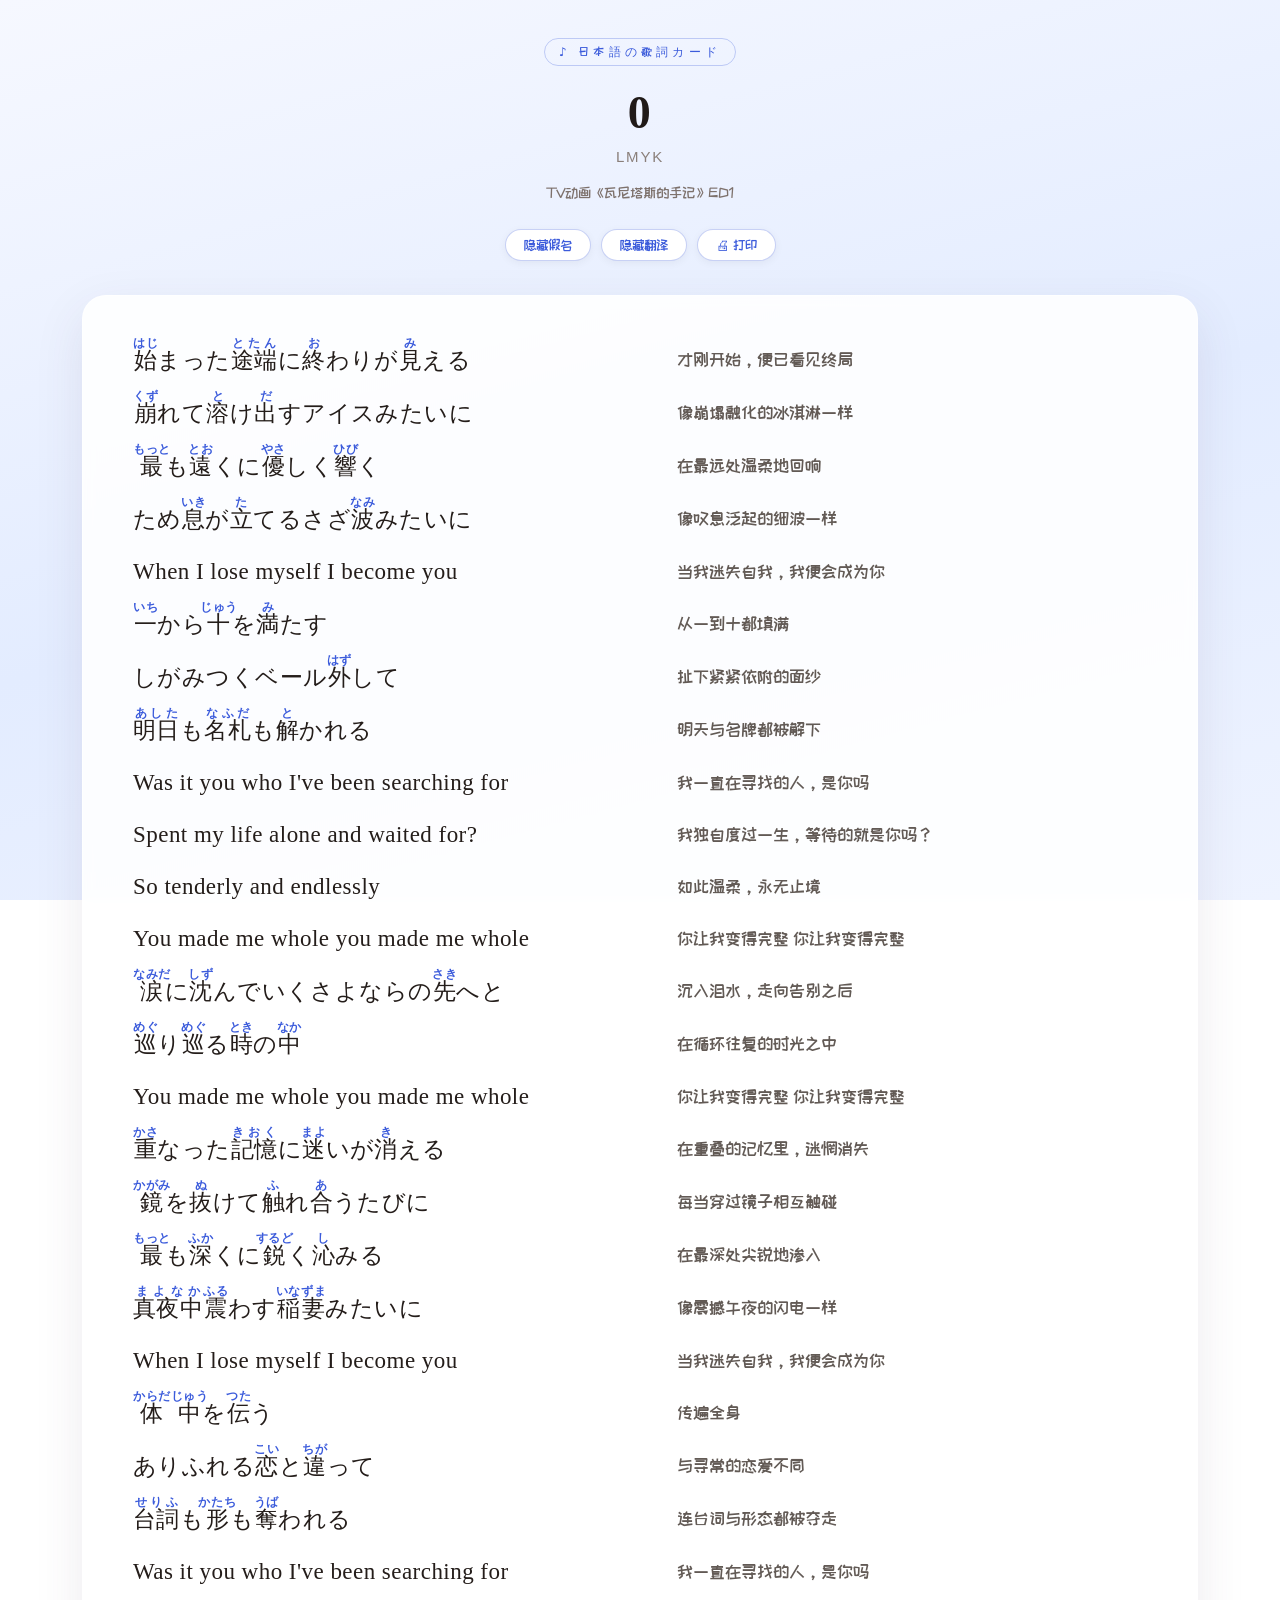
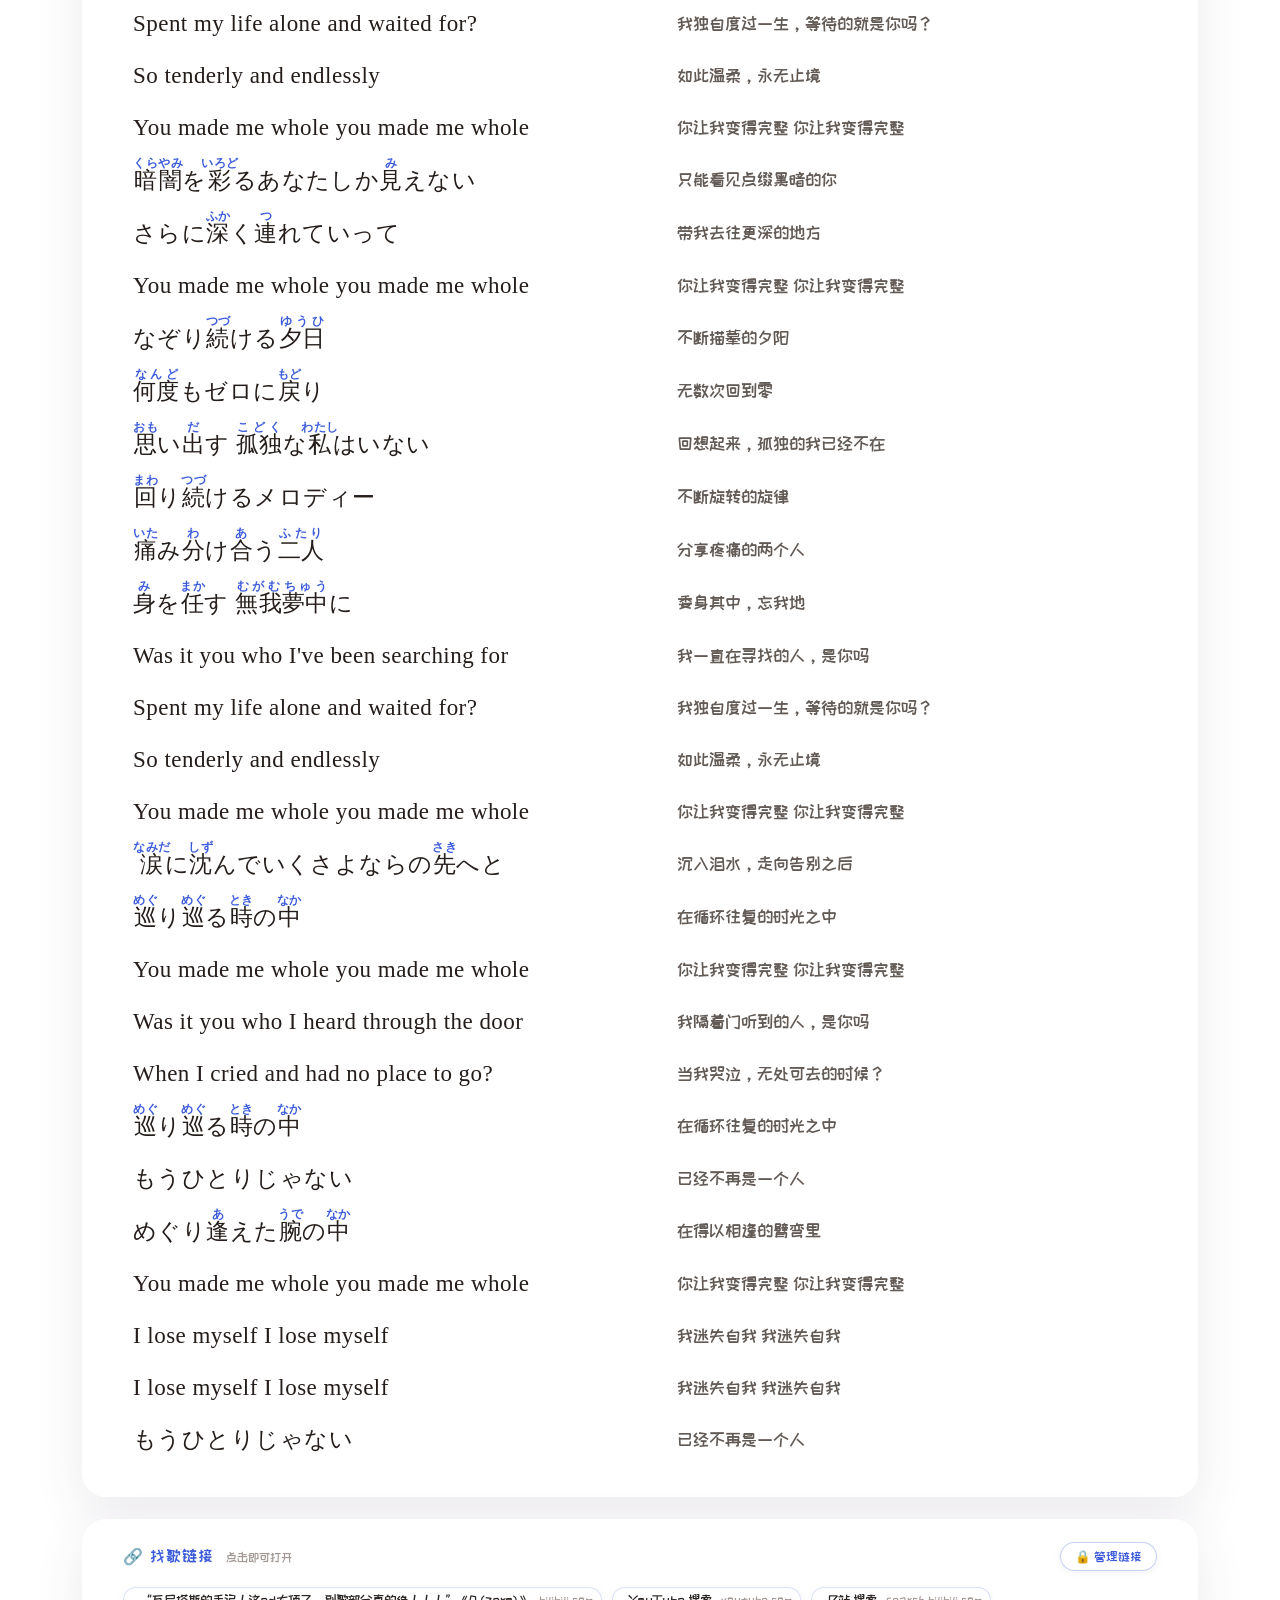
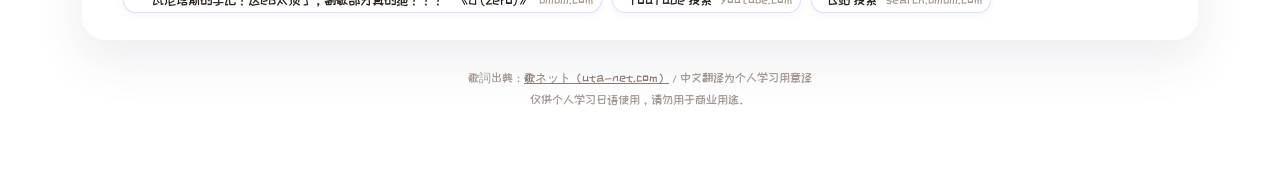
<file: site/lyrics/0 (zero)-我的歌单01.html>
<!DOCTYPE html>
<html lang="zh-CN">
<head>
<meta charset="UTF-8">
<meta name="viewport" content="width=device-width, initial-scale=1.0">
<title>0 - LMYK｜日语歌词卡</title>
<style>
@import url('https://fonts.googleapis.com/css2?family=ZCOOL+KuaiLe&display=swap');

body{--accent:#3b5bdb;--accent-soft:rgba(59,91,219,.28);--bg1:#f6f8ff;--bg2:#e3ecff;--bg3:#eef3ff;--card:rgba(255,255,255,.88);--hover:rgba(59,91,219,.07);--line:rgba(59,91,219,.18);}
</style>
<style>

*{box-sizing:border-box}
body{margin:0;padding:0;
  background:linear-gradient(165deg,var(--bg1) 0%,var(--bg2) 55%,var(--bg3) 100%);
  background-attachment:fixed;color:#2b2623;
  font-family:'ZCOOL KuaiLe','幼圆','YouYuan','Yu Gothic UI','Microsoft YaHei',system-ui,sans-serif;
  -webkit-font-smoothing:antialiased;}
.page{max-width:1160px;margin:0 auto;padding:38px 22px 60px;}
header{text-align:center;margin-bottom:34px;}
.badge{display:inline-block;font-size:12px;letter-spacing:.35em;color:var(--accent);
  border:1px solid var(--accent-soft);border-radius:999px;padding:5px 14px 4px;margin-bottom:16px;}
h1.title{margin:0 0 4px;font-size:clamp(30px,5vw,46px);line-height:1.35;letter-spacing:.03em;color:#201a18;font-family:'Yu Mincho','YuMincho','Hiragino Mincho ProN','Noto Serif JP','MS Mincho',serif;}
h1.title ruby rt{font-size:.42em;color:var(--accent);font-weight:600;}
.cn-title{font-size:clamp(16px,2.2vw,21px);color:#6b5f5a;letter-spacing:.18em;margin:6px 0 2px;font-family:'ZCOOL KuaiLe','幼圆','YouYuan','Microsoft YaHei',sans-serif;}
.artist{font-size:15px;color:#8a7f7a;letter-spacing:.12em;margin-top:2px;font-family:'Yu Gothic UI','YuGothic','Hiragino Sans','Meiryo',sans-serif;}
.subtitle{font-size:14.5px;color:#7d716c;max-width:760px;margin:14px auto 4px;line-height:1.9;}
.credit{font-size:12.5px;color:#a09691;margin-top:10px;}
.controls{margin-top:22px;display:flex;gap:10px;justify-content:center;flex-wrap:wrap;}
.controls button{font-family:inherit;font-size:13.5px;color:var(--accent);background:#fff;border:1px solid var(--accent-soft);
  border-radius:999px;padding:8px 18px;cursor:pointer;transition:all .18s;box-shadow:0 2px 8px rgba(0,0,0,.05);}
.controls button:hover{background:var(--accent);color:#fff;border-color:var(--accent);}
.lyrics{background:var(--card);backdrop-filter:blur(6px);border:1px solid rgba(255,255,255,.6);
  border-radius:24px;padding:38px 40px 30px;box-shadow:0 18px 50px rgba(80,60,90,.10);}
.row{display:grid;grid-template-columns:1.08fr 1fr;column-gap:36px;align-items:start;
  padding:3px 10px;border-radius:10px;transition:background .15s;}
.row:hover{background:var(--hover);}
.jp{font-family:"Yu Mincho","YuMincho","Hiragino Mincho ProN","Noto Serif JP","MS Mincho",serif;
  font-size:clamp(18px,2.0vw,23px);line-height:2.0;letter-spacing:.02em;color:#241d1a;}
.jp ruby{ruby-position:over;ruby-align:distribute-space;}
.jp ruby rt{font-size:.5em;font-weight:600;color:var(--accent);letter-spacing:.05em;
  font-family:"Yu Gothic UI","Hiragino Sans","Meiryo",sans-serif;}
.cn{font-family:'ZCOOL KuaiLe','幼圆','YouYuan','PingFang SC','Hiragino Sans GB','Microsoft YaHei',sans-serif;
  font-size:clamp(14.5px,1.6vw,17.5px);line-height:2.0;color:#625a55;padding-top:.28em;}
body.no-rt ruby rt{display:none;}
body.no-cn .cn{display:none;}
body.no-cn .row{grid-template-columns:1fr;}
footer{margin-top:26px;text-align:center;font-size:12px;color:#a49a95;line-height:1.9;}
footer a{color:#8a7f7a;}
@media (max-width:780px){
  .lyrics{padding:24px 16px 18px;}
  .row{grid-template-columns:1fr;row-gap:2px;margin:8px 0;}
  .jp{line-height:1.95;}
  .cn{display:block;border-top:1px dashed var(--line);margin-top:2px;padding-top:4px;}
  h1.title{font-size:30px;}
}
@media print{
  body{background:#fff !important;color:#000;}
  .controls,.badge{display:none !important;}
  .lyrics{box-shadow:none;border:none;padding:0;}
  .jp{color:#000;}
  .cn{color:#333;}
  .links-tools button,.l-editor,.links-empty{display:none !important;}
}
/* ---------- 找歌链接卡片 ---------- */
.links{background:var(--card);backdrop-filter:blur(6px);border:1px solid rgba(255,255,255,.6);
  border-radius:24px;padding:22px 40px 26px;box-shadow:0 18px 50px rgba(80,60,90,.10);margin-top:22px;}
.links-head{display:flex;justify-content:space-between;align-items:center;gap:12px;flex-wrap:wrap;}
.links-title{font-size:16px;margin:0;color:var(--accent);letter-spacing:.08em;}
.links-title small{font-weight:400;color:#a09691;font-size:12px;letter-spacing:0;margin-left:6px;}
.links-tools{display:flex;gap:8px;flex-wrap:wrap;}
.links-tools button{font-family:inherit;font-size:12.5px;color:var(--accent);background:#fff;border:1px solid var(--accent-soft);
  border-radius:999px;padding:6px 14px;cursor:pointer;transition:all .18s;box-shadow:0 2px 8px rgba(0,0,0,.05);}
.links-tools button:hover{background:var(--accent);color:#fff;border-color:var(--accent);}
.links-tools button.on{background:var(--accent);color:#fff;border-color:var(--accent);}
.link-list{display:flex;flex-wrap:wrap;gap:10px;margin-top:16px;}
.links-empty{color:#a09691;font-size:13px;margin:16px 0 0;line-height:1.8;}
.chip{display:inline-flex;align-items:center;gap:8px;text-decoration:none;color:#2b2623;background:#fff;
  border:1px solid var(--line);border-radius:999px;padding:5px 8px 5px 16px;font-size:13.5px;
  box-shadow:0 2px 8px rgba(0,0,0,.05);transition:border-color .15s;}
.chip:hover{border-color:var(--accent);}
.chip a{display:inline-flex;align-items:center;gap:9px;color:inherit;text-decoration:none;}
.chip a:hover{color:var(--accent);}
.chip .host{color:#a09691;font-size:11.5px;}
.chip .x{border:none;background:none;color:#c9bfb9;font-size:14px;cursor:pointer;line-height:1;padding:2px 8px;border-radius:50%;}
.chip .x:hover{color:#fff;background:#e03131;}
.l-editor{display:flex;gap:8px;flex-wrap:wrap;margin-top:16px;align-items:center;}
.l-editor[hidden]{display:none !important;}
.l-in{font-family:inherit;font-size:13.5px;border:1px solid var(--line);border-radius:10px;padding:8px 12px;background:#fff;color:#2b2623;min-width:0;outline:none;}
.l-in:focus{border-color:var(--accent);}
.l-in#inLabel{flex:1 1 150px;}
.l-in#inUrl{flex:2 1 280px;}
.l-editor button{font-family:inherit;font-size:13.5px;color:#fff;background:var(--accent);border:none;border-radius:10px;padding:9px 18px;cursor:pointer;}
.l-editor #btnSetPw{background:none;color:var(--accent);border:1px solid var(--accent-soft);}
.l-hint{flex-basis:100%;color:#a09691;font-size:12.5px;line-height:1.8;}
.l-hint strong{color:#7d716c;}
.l-note{flex-basis:100%;color:#e03131;font-size:12px;margin:0;}
@media (max-width:780px){ .links{padding:18px 16px 20px;} .l-in{flex:1 1 100%;} }

</style>
</head>
<body>
<div class="page">
  <header>
    <div class="badge">♪ 日本語の歌詞カード</div>
    <h1 class="title">0</h1>
    <div class="artist">LMYK</div>
    <p class="subtitle">TV动画《瓦尼塔斯的手记》ED1</p>
    
    <div class="controls">
      <button id="btnRt" onclick="toggleRt()">隐藏假名</button>
      <button id="btnCn" onclick="toggleCn()">隐藏翻译</button>
      <button onclick="window.print()">🖨 打印</button>
    </div>
  </header>
  <main class="lyrics">
<div class="row"><div class="jp"><ruby>始<rt>はじ</rt></ruby>まった<ruby>途端<rt>とたん</rt></ruby>に<ruby>終<rt>お</rt></ruby>わりが<ruby>見<rt>み</rt></ruby>える</div><div class="cn">才刚开始，便已看见终局</div></div>
<div class="row"><div class="jp"><ruby>崩<rt>くず</rt></ruby>れて<ruby>溶<rt>と</rt></ruby>け<ruby>出<rt>だ</rt></ruby>すアイスみたいに</div><div class="cn">像崩塌融化的冰淇淋一样</div></div>
<div class="row"><div class="jp"><ruby>最<rt>もっと</rt></ruby>も<ruby>遠<rt>とお</rt></ruby>くに<ruby>優<rt>やさ</rt></ruby>しく<ruby>響<rt>ひび</rt></ruby>く</div><div class="cn">在最远处温柔地回响</div></div>
<div class="row"><div class="jp">ため<ruby>息<rt>いき</rt></ruby>が<ruby>立<rt>た</rt></ruby>てるさざ<ruby>波<rt>なみ</rt></ruby>みたいに</div><div class="cn">像叹息泛起的细波一样</div></div>
<div class="row"><div class="jp">When I lose myself I become you</div><div class="cn">当我迷失自我，我便会成为你</div></div>
<div class="row"><div class="jp"><ruby>一<rt>いち</rt></ruby>から<ruby>十<rt>じゅう</rt></ruby>を<ruby>満<rt>み</rt></ruby>たす</div><div class="cn">从一到十都填满</div></div>
<div class="row"><div class="jp">しがみつくベール<ruby>外<rt>はず</rt></ruby>して</div><div class="cn">扯下紧紧依附的面纱</div></div>
<div class="row"><div class="jp"><ruby>明日<rt>あした</rt></ruby>も<ruby>名札<rt>なふだ</rt></ruby>も<ruby>解<rt>と</rt></ruby>かれる</div><div class="cn">明天与名牌都被解下</div></div>
<div class="row"><div class="jp">Was it you who I've been searching for</div><div class="cn">我一直在寻找的人，是你吗</div></div>
<div class="row"><div class="jp">Spent my life alone and waited for?</div><div class="cn">我独自度过一生，等待的就是你吗？</div></div>
<div class="row"><div class="jp">So tenderly and endlessly</div><div class="cn">如此温柔，永无止境</div></div>
<div class="row"><div class="jp">You made me whole you made me whole</div><div class="cn">你让我变得完整 你让我变得完整</div></div>
<div class="row"><div class="jp"><ruby>涙<rt>なみだ</rt></ruby>に<ruby>沈<rt>しず</rt></ruby>んでいくさよならの<ruby>先<rt>さき</rt></ruby>へと</div><div class="cn">沉入泪水，走向告别之后</div></div>
<div class="row"><div class="jp"><ruby>巡<rt>めぐ</rt></ruby>り<ruby>巡<rt>めぐ</rt></ruby>る<ruby>時<rt>とき</rt></ruby>の<ruby>中<rt>なか</rt></ruby></div><div class="cn">在循环往复的时光之中</div></div>
<div class="row"><div class="jp">You made me whole you made me whole</div><div class="cn">你让我变得完整 你让我变得完整</div></div>
<div class="row"><div class="jp"><ruby>重<rt>かさ</rt></ruby>なった<ruby>記憶<rt>きおく</rt></ruby>に<ruby>迷<rt>まよ</rt></ruby>いが<ruby>消<rt>き</rt></ruby>える</div><div class="cn">在重叠的记忆里，迷惘消失</div></div>
<div class="row"><div class="jp"><ruby>鏡<rt>かがみ</rt></ruby>を<ruby>抜<rt>ぬ</rt></ruby>けて<ruby>触<rt>ふ</rt></ruby>れ<ruby>合<rt>あ</rt></ruby>うたびに</div><div class="cn">每当穿过镜子相互触碰</div></div>
<div class="row"><div class="jp"><ruby>最<rt>もっと</rt></ruby>も<ruby>深<rt>ふか</rt></ruby>くに<ruby>鋭<rt>するど</rt></ruby>く<ruby>沁<rt>し</rt></ruby>みる</div><div class="cn">在最深处尖锐地渗入</div></div>
<div class="row"><div class="jp"><ruby>真夜中<rt>まよなか</rt></ruby><ruby>震<rt>ふる</rt></ruby>わす<ruby>稲妻<rt>いなずま</rt></ruby>みたいに</div><div class="cn">像震撼午夜的闪电一样</div></div>
<div class="row"><div class="jp">When I lose myself I become you</div><div class="cn">当我迷失自我，我便会成为你</div></div>
<div class="row"><div class="jp"><ruby>体中<rt>からだじゅう</rt></ruby>を<ruby>伝<rt>つた</rt></ruby>う</div><div class="cn">传遍全身</div></div>
<div class="row"><div class="jp">ありふれる<ruby>恋<rt>こい</rt></ruby>と<ruby>違<rt>ちが</rt></ruby>って</div><div class="cn">与寻常的恋爱不同</div></div>
<div class="row"><div class="jp"><ruby>台詞<rt>せりふ</rt></ruby>も<ruby>形<rt>かたち</rt></ruby>も<ruby>奪<rt>うば</rt></ruby>われる</div><div class="cn">连台词与形态都被夺走</div></div>
<div class="row"><div class="jp">Was it you who I've been searching for</div><div class="cn">我一直在寻找的人，是你吗</div></div>
<div class="row"><div class="jp">Spent my life alone and waited for?</div><div class="cn">我独自度过一生，等待的就是你吗？</div></div>
<div class="row"><div class="jp">So tenderly and endlessly</div><div class="cn">如此温柔，永无止境</div></div>
<div class="row"><div class="jp">You made me whole you made me whole</div><div class="cn">你让我变得完整 你让我变得完整</div></div>
<div class="row"><div class="jp"><ruby>暗闇<rt>くらやみ</rt></ruby>を<ruby>彩<rt>いろど</rt></ruby>るあなたしか<ruby>見<rt>み</rt></ruby>えない</div><div class="cn">只能看见点缀黑暗的你</div></div>
<div class="row"><div class="jp">さらに<ruby>深<rt>ふか</rt></ruby>く<ruby>連<rt>つ</rt></ruby>れていって</div><div class="cn">带我去往更深的地方</div></div>
<div class="row"><div class="jp">You made me whole you made me whole</div><div class="cn">你让我变得完整 你让我变得完整</div></div>
<div class="row"><div class="jp">なぞり<ruby>続<rt>つづ</rt></ruby>ける<ruby>夕日<rt>ゆうひ</rt></ruby></div><div class="cn">不断描摹的夕阳</div></div>
<div class="row"><div class="jp"><ruby>何度<rt>なんど</rt></ruby>もゼロに<ruby>戻<rt>もど</rt></ruby>り</div><div class="cn">无数次回到零</div></div>
<div class="row"><div class="jp"><ruby>思<rt>おも</rt></ruby>い<ruby>出<rt>だ</rt></ruby>す <ruby>孤独<rt>こどく</rt></ruby>な<ruby>私<rt>わたし</rt></ruby>はいない</div><div class="cn">回想起来，孤独的我已经不在</div></div>
<div class="row"><div class="jp"><ruby>回<rt>まわ</rt></ruby>り<ruby>続<rt>つづ</rt></ruby>けるメロディー</div><div class="cn">不断旋转的旋律</div></div>
<div class="row"><div class="jp"><ruby>痛<rt>いた</rt></ruby>み<ruby>分<rt>わ</rt></ruby>け<ruby>合<rt>あ</rt></ruby>う<ruby>二人<rt>ふたり</rt></ruby></div><div class="cn">分享疼痛的两个人</div></div>
<div class="row"><div class="jp"><ruby>身<rt>み</rt></ruby>を<ruby>任<rt>まか</rt></ruby>す <ruby>無我夢中<rt>むがむちゅう</rt></ruby>に</div><div class="cn">委身其中，忘我地</div></div>
<div class="row"><div class="jp">Was it you who I've been searching for</div><div class="cn">我一直在寻找的人，是你吗</div></div>
<div class="row"><div class="jp">Spent my life alone and waited for?</div><div class="cn">我独自度过一生，等待的就是你吗？</div></div>
<div class="row"><div class="jp">So tenderly and endlessly</div><div class="cn">如此温柔，永无止境</div></div>
<div class="row"><div class="jp">You made me whole you made me whole</div><div class="cn">你让我变得完整 你让我变得完整</div></div>
<div class="row"><div class="jp"><ruby>涙<rt>なみだ</rt></ruby>に<ruby>沈<rt>しず</rt></ruby>んでいくさよならの<ruby>先<rt>さき</rt></ruby>へと</div><div class="cn">沉入泪水，走向告别之后</div></div>
<div class="row"><div class="jp"><ruby>巡<rt>めぐ</rt></ruby>り<ruby>巡<rt>めぐ</rt></ruby>る<ruby>時<rt>とき</rt></ruby>の<ruby>中<rt>なか</rt></ruby></div><div class="cn">在循环往复的时光之中</div></div>
<div class="row"><div class="jp">You made me whole you made me whole</div><div class="cn">你让我变得完整 你让我变得完整</div></div>
<div class="row"><div class="jp">Was it you who I heard through the door</div><div class="cn">我隔着门听到的人，是你吗</div></div>
<div class="row"><div class="jp">When I cried and had no place to go?</div><div class="cn">当我哭泣，无处可去的时候？</div></div>
<div class="row"><div class="jp"><ruby>巡<rt>めぐ</rt></ruby>り<ruby>巡<rt>めぐ</rt></ruby>る<ruby>時<rt>とき</rt></ruby>の<ruby>中<rt>なか</rt></ruby></div><div class="cn">在循环往复的时光之中</div></div>
<div class="row"><div class="jp">もうひとりじゃない</div><div class="cn">已经不再是一个人</div></div>
<div class="row"><div class="jp">めぐり<ruby>逢<rt>あ</rt></ruby>えた<ruby>腕<rt>うで</rt></ruby>の<ruby>中<rt>なか</rt></ruby></div><div class="cn">在得以相逢的臂弯里</div></div>
<div class="row"><div class="jp">You made me whole you made me whole</div><div class="cn">你让我变得完整 你让我变得完整</div></div>
<div class="row"><div class="jp">I lose myself I lose myself</div><div class="cn">我迷失自我 我迷失自我</div></div>
<div class="row"><div class="jp">I lose myself I lose myself</div><div class="cn">我迷失自我 我迷失自我</div></div>
<div class="row"><div class="jp">もうひとりじゃない</div><div class="cn">已经不再是一个人</div></div>
  </main>
  <section class="links">
    <div class="links-head">
      <div class="links-title">🔗 找歌链接 <small>点击即可打开</small></div>
      <div class="links-tools">
        <button id="btnEdit" onclick="toggleEdit()">🔒 管理链接</button>
        <button id="btnExport" onclick="exportPage()" style="display:none">⬇ 导出本页（含链接）</button>
      </div>
    </div>
    <div id="linkList" class="link-list"></div>
    <p class="links-empty" id="linksEmpty">还没有添加链接 —— 点右上「管理链接」，粘贴 YouTube / B站 / 网易云 等地址，方便以后快速找歌。</p>
    <div class="l-editor" id="lEditor" hidden>
      <input id="inLabel" class="l-in" type="text" placeholder="名称（如：MV / 现场版 / 网易云）">
      <input id="inUrl" class="l-in" type="url" placeholder="https://… 完整链接">
      <button id="btnAdd" onclick="addLink()">＋ 添加</button>
      <button id="btnSetPw" onclick="setPw()" type="button">设密码</button>
      <div class="l-hint" id="lHint"></div>
      <p class="l-note" id="lNote"></p>
    </div>
  </section>
  <footer>
    歌詞出典：<a href="https://www.uta-net.com" target="_blank" rel="noreferrer">歌ネット（uta-net.com）</a>／中文翻译为个人学习用意译<br>
    仅供个人学习日语使用，请勿用于商业用途。
  </footer>
</div>
<script>
function toggleRt(){
  var on=document.body.classList.toggle('no-rt');
  document.getElementById('btnRt').textContent = on ? '显示假名' : '隐藏假名';
}
function toggleCn(){
  var on=document.body.classList.toggle('no-cn');
  document.getElementById('btnCn').textContent = on ? '显示翻译' : '隐藏翻译';
}
</script>
<script id="linksData">
window.__linksInit = [["“瓦尼塔斯的手记！这ed太顶了，副歌部分真的绝！！！”《0 (zero)》", "https://www.bilibili.com/video/BV1y5XaYME1h/"], ["YouTube 搜索", "https://www.youtube.com/results?search_query=0+LMYK"], ["B站 搜索", "https://search.bilibili.com/all?keyword=0+LMYK"]];
window.__linksPw = "";
</script>
<script>
/* ===== 找歌链接管理 =====
   规则：每首歌的链接 = 页面内置默认 + 本浏览器里的增删（localStorage 按页面名存）。
   其他访客打开这个文件/网站时，改的是“他自己的浏览器”，永远影响不到你看到的列表。
   「管理密码」：EDITOR_KEY 非空时（或本机设过密码），增删必须先输密码；导出/分享的文件同样生效。 */
(function(){
  var file = decodeURIComponent((location.pathname.split('/').pop() || 'page'));
  var LS='tk_links_'+file, PS='tk_pw_'+file;
  var mem={}, memOk=true;
  try{ localStorage.setItem('__t','1'); localStorage.removeItem('__t'); }
  catch(e){ memOk=false; }
  function load(k){ if(memOk){ try{ return localStorage.getItem(k); }catch(e){ return null; } } return (k in mem)?mem[k]:null; }
  function save(k,v){ if(memOk){ try{ localStorage.setItem(k,v); return; }catch(e){} } mem[k]=v; }
  function del(k){ if(memOk){ try{ localStorage.removeItem(k); return; }catch(e){} } delete mem[k]; }
  var pwStored = load(PS);
  var PAGE_PW = (typeof window.__linksPw!=='undefined' && window.__linksPw) ? window.__linksPw : '';
  var baked = (typeof window.__linksInit!=='undefined' && Array.isArray(window.__linksInit)) ? window.__linksInit : [];
  function bakedUrls(){ return baked.map(function(x){ return x && x[1]; }); }
  function loadLocalExtras(){
    var raw = load(LS);
    if(raw){ try{
      var o=JSON.parse(raw);
      if(o && Array.isArray(o.list)){
        var bu=bakedUrls();
        // 旧数据里可能存过“整份列表”，过滤掉与数据库重复的部分，只保留本机新增
        return o.list.filter(function(it){ return it && it[1] && bu.indexOf(it[1])<0; });
      }
    }catch(e){} }
    return [];
  }
  var localExtras = loadLocalExtras();
  // 页面最终列表 = 数据库/内置链接（所有人可见） + 本机新增（只影响自己）
  function currentList(){ return baked.concat(localExtras); }
  function persist(list){
    var bu=bakedUrls();
    localExtras = list.filter(function(it){ return it && it[1] && bu.indexOf(it[1])<0; });
    save(LS, JSON.stringify({list:localExtras}));
  }
  var editOn=false, req = pwStored || PAGE_PW;
  function hostOf(u){ try{ return new URL(u).host.replace(/^www\./,''); }catch(e){ return ''; } }
  function esc(s){ return String(s).replace(/&/g,'&amp;').replace(/</g,'&lt;').replace(/>/g,'&gt;').replace(/"/g,'&quot;'); }
  function render(){
    var list=currentList(), box=document.getElementById('linkList'), empty=document.getElementById('linksEmpty');
    box.innerHTML='';
    if(!list.length){ empty.style.display='block'; }
    else{
      empty.style.display='none';
      list.forEach(function(it,i){
        var label=(it && it[0]) || (it && it[1]) || '', url=(it && it[1]) || '';
        if(!url) return;
        var span=document.createElement('span'); span.className='chip';
        var a=document.createElement('a'); a.href=url; a.target='_blank'; a.rel='noreferrer';
        a.innerHTML='<span class="cl">'+esc(label)+'</span><span class="host">'+esc(hostOf(url))+'</span>';
        span.appendChild(a);
        if(editOn){
          var x=document.createElement('button');
          x.className='x'; x.title=(i<baked.length?'来自数据库，需在 songs.db 里删除':'删除本机新增'); x.type='button'; x.textContent='✕';
          x.onclick=(function(k){ return function(ev){ ev.preventDefault(); ev.stopPropagation();
            if(k<baked.length){ alert('这条来自数据库（songs.db），所有设备都能看到；要删除请用 linkdb.py rm，或直接告诉我。'); return; }
            if(confirm('删除这条本机新增的链接？')){ var l=currentList(); l.splice(k,1); persist(l); render(); } }; })(i);
          span.appendChild(x);
        }
        box.appendChild(span);
      });
    }
    if(editOn){
      document.getElementById('lEditor').hidden=false;
      var h='列表 = <strong>数据库链接</strong>（所有人可见） + <strong>本机新增</strong>（仅自己）。数据库链接用 _tools\\linkdb.py 管理；点「导出本页」可把全部链接写进一个 html 带走或分享。';
      if(req){ h+=' 密码已启用：不知道密码的访客无法增删。'; }
      else{ h+=' 目前<strong>未设密码</strong>：任何访客都能增删，但只影响各自的浏览器。建议点「设密码」或改 lyric_build.py 的 EDITOR_KEY 后重新构建。'; }
      document.getElementById('lHint').innerHTML=h;
      document.getElementById('lNote').textContent = memOk ? '' : '注意：此环境不支持 localStorage，本次改动关闭页面后会丢失。';
    } else {
      document.getElementById('lEditor').hidden=true;
    }
  }
  window.toggleEdit=function(){
    if(!editOn){
      if(req){
        var p=prompt('请输入管理密码：');
        if(p===null) return;
        if(p!==req){ alert('密码错误'); return; }
      }
      editOn=true;
      var b=document.getElementById('btnEdit');
      b.textContent='🔓 完成编辑'; b.classList.add('on');
      document.getElementById('btnExport').style.display='';
    } else {
      editOn=false;
      var b2=document.getElementById('btnEdit');
      b2.textContent='🔒 管理链接'; b2.classList.remove('on');
      document.getElementById('btnExport').style.display='none';
    }
    render();
  };
  window.addLink=function(){
    var label=document.getElementById('inLabel').value.trim();
    var url=document.getElementById('inUrl').value.trim();
    if(!/^https?:\/\//i.test(url)){ alert('链接要以 http:// 或 https:// 开头'); return; }
    if(!label) label=url;
    var list=currentList(); list.push([label,url]);
    persist(list); render();
    document.getElementById('inLabel').value=''; document.getElementById('inUrl').value='';
  };
  window.setPw=function(){
    var p=prompt('设置本机管理密码（留空 = 取消保护）。设置后增删链接都要先输入它。');
    if(p===null) return;
    if(p===''){ pwStored=''; del(PS); }
    else { pwStored=p; save(PS,p); }
    req = pwStored || PAGE_PW;
    alert(req ? '密码已启用。' : '保护已取消（任何访客都能增删，但只影响各自浏览器）。');
  };
  window.exportPage=function(){
    var list=currentList();
    var doc=document.getElementById('linksData');
    var old=doc.textContent;
    function jsSafe(o){ return JSON.stringify(o).replace(/<\//g,'<\\/'); }
    var fresh='window.__linksInit = '+jsSafe(list)+';\nwindow.__linksPw = '+jsSafe(PAGE_PW)+';';
    var html=document.documentElement.outerHTML.replace(old, fresh);
    var blob=new Blob([html],{type:'text/html;charset=utf-8'});
    var a=document.createElement('a');
    a.href=URL.createObjectURL(blob);
    a.download=file;
    document.body.appendChild(a); a.click();
    setTimeout(function(){ URL.revokeObjectURL(a.href); a.remove(); }, 500);
    alert('已导出：'+file+'\n这个新文件已把当前全部链接写进页面，发给别人或上传后，他们也能看到这些链接。');
  };
  render();
})();
</script>
</body>
</html>
</file>
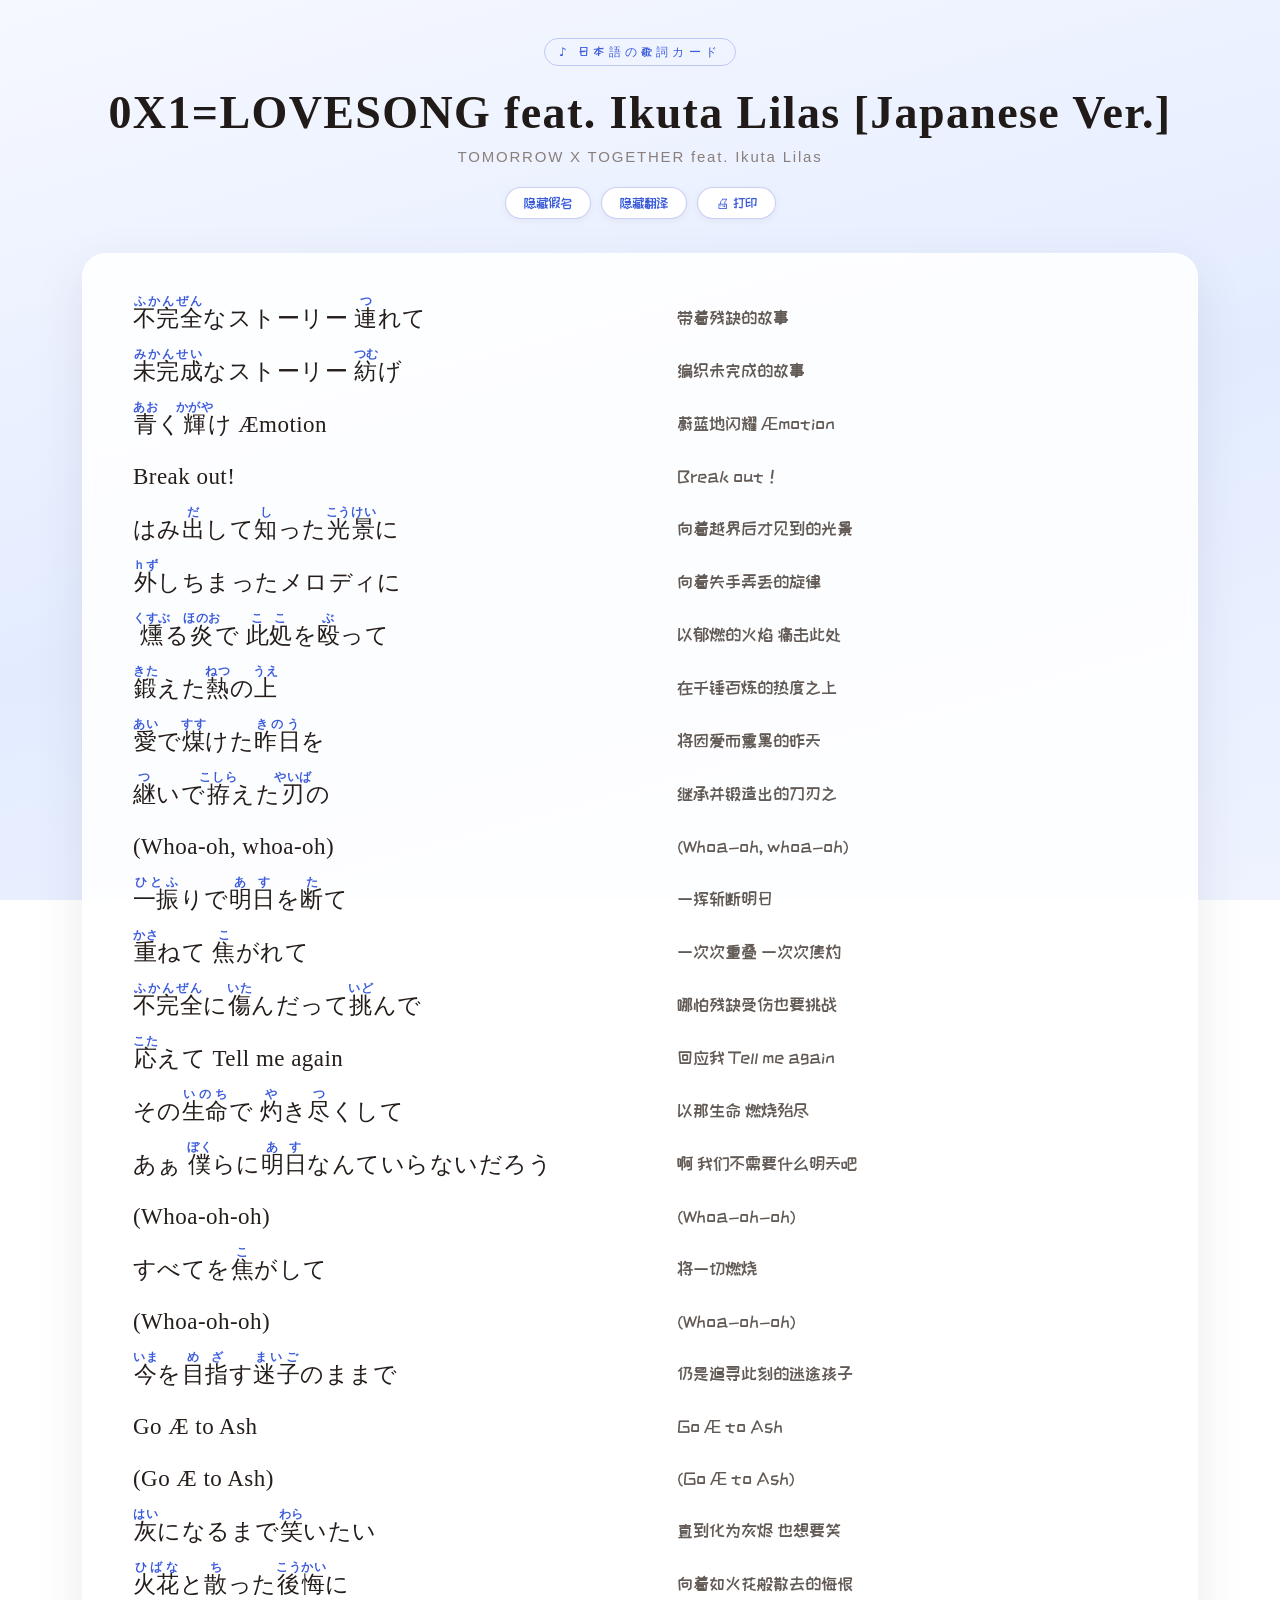
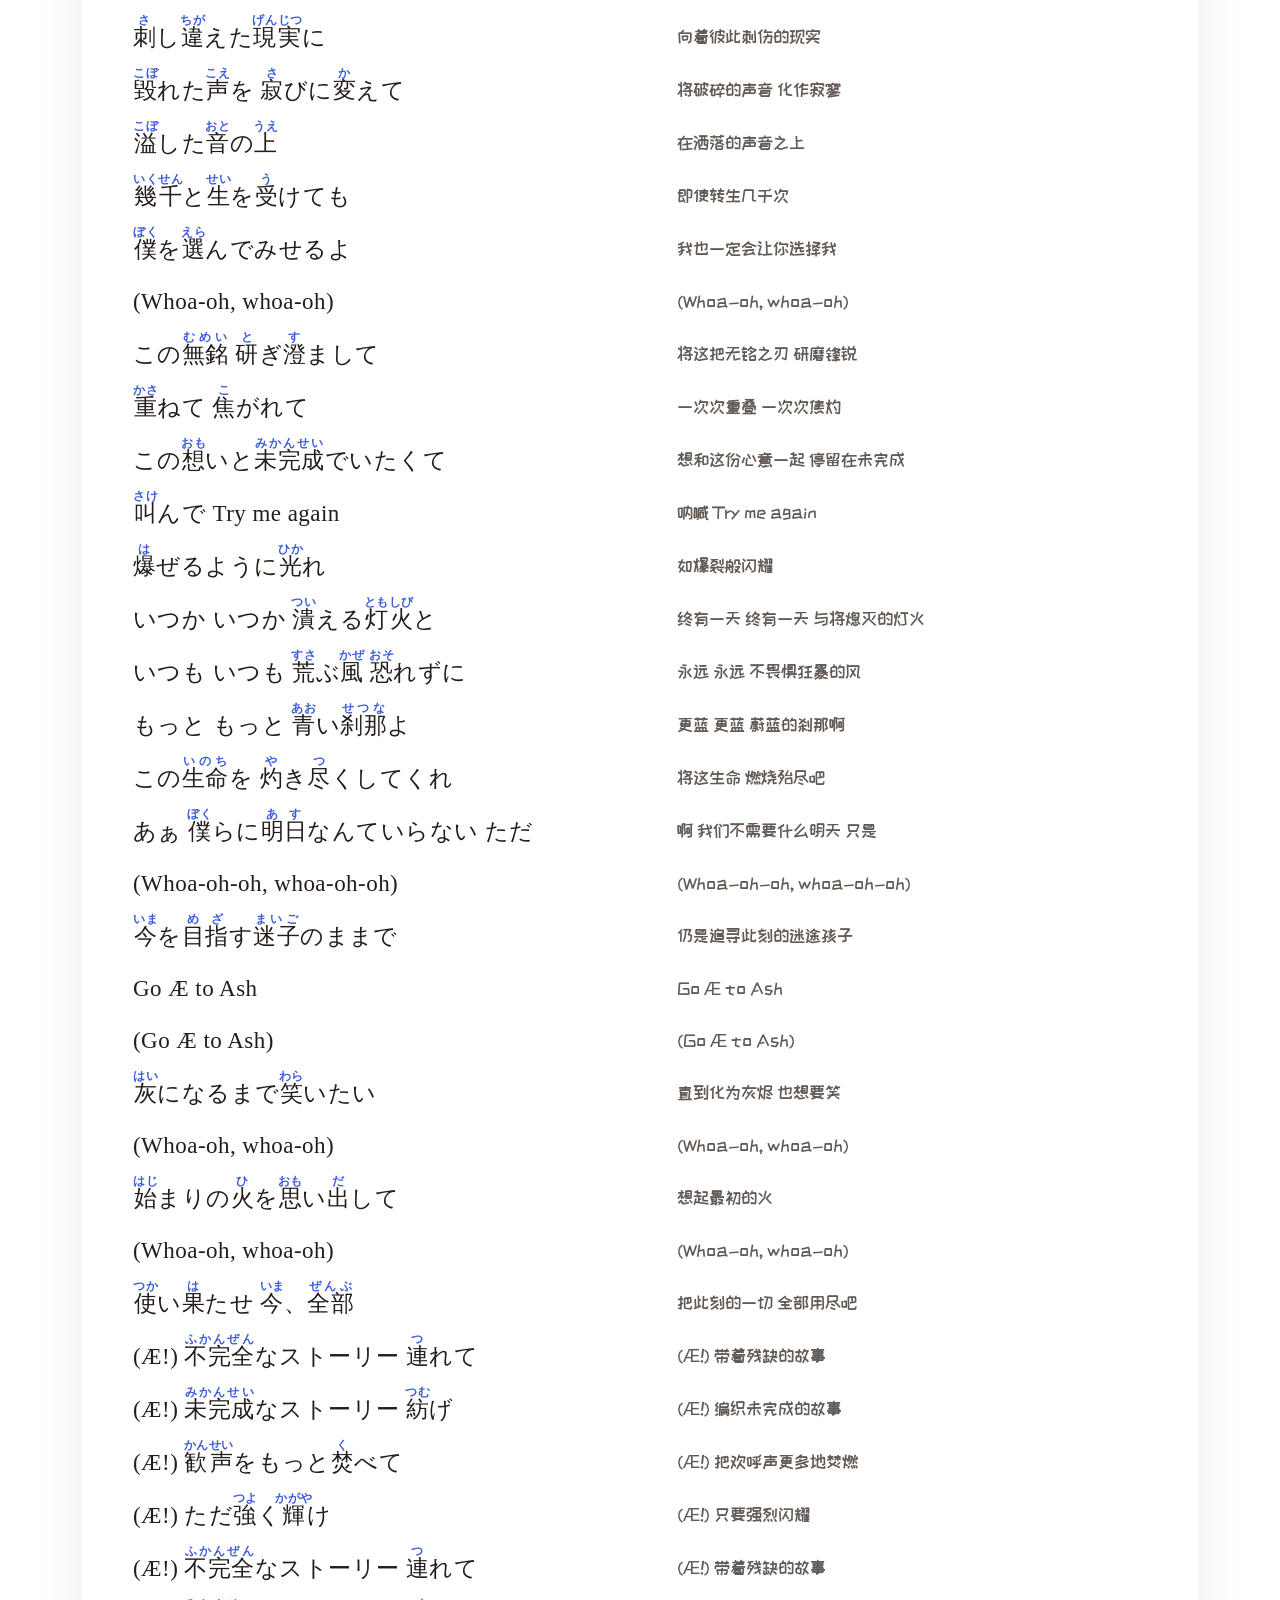
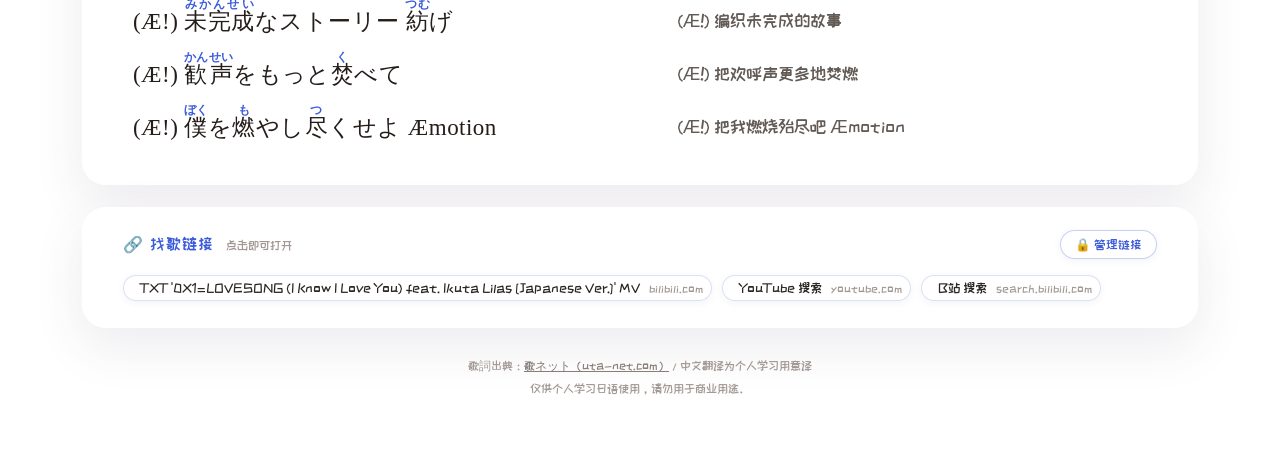
<file: site/lyrics/0X1=LOVESONG (I Know I Love You) feat. Ikuta Lilas [Japanese Ver.]-TOMORROW X TOGETHER feat. Ikuta Lilas.html>
<!DOCTYPE html>
<html lang="zh-CN">
<head>
<meta charset="UTF-8">
<meta name="viewport" content="width=device-width, initial-scale=1.0">
<title>0X1=LOVESONG feat. Ikuta Lilas [Japanese Ver.] - TOMORROW X TOGETHER feat. Ikuta Lilas｜日语歌词卡</title>
<style>
@import url('https://fonts.googleapis.com/css2?family=ZCOOL+KuaiLe&display=swap');

body{--accent:#3b5bdb;--accent-soft:rgba(59,91,219,.28);--bg1:#f6f8ff;--bg2:#e3ecff;--bg3:#eef3ff;--card:rgba(255,255,255,.88);--hover:rgba(59,91,219,.07);--line:rgba(59,91,219,.18);}
</style>
<style>

*{box-sizing:border-box}
body{margin:0;padding:0;
  background:linear-gradient(165deg,var(--bg1) 0%,var(--bg2) 55%,var(--bg3) 100%);
  background-attachment:fixed;color:#2b2623;
  font-family:'ZCOOL KuaiLe','幼圆','YouYuan','Yu Gothic UI','Microsoft YaHei',system-ui,sans-serif;
  -webkit-font-smoothing:antialiased;}
.page{max-width:1160px;margin:0 auto;padding:38px 22px 60px;}
header{text-align:center;margin-bottom:34px;}
.badge{display:inline-block;font-size:12px;letter-spacing:.35em;color:var(--accent);
  border:1px solid var(--accent-soft);border-radius:999px;padding:5px 14px 4px;margin-bottom:16px;}
h1.title{margin:0 0 4px;font-size:clamp(30px,5vw,46px);line-height:1.35;letter-spacing:.03em;color:#201a18;font-family:'Yu Mincho','YuMincho','Hiragino Mincho ProN','Noto Serif JP','MS Mincho',serif;}
h1.title ruby rt{font-size:.42em;color:var(--accent);font-weight:600;}
.cn-title{font-size:clamp(16px,2.2vw,21px);color:#6b5f5a;letter-spacing:.18em;margin:6px 0 2px;font-family:'ZCOOL KuaiLe','幼圆','YouYuan','Microsoft YaHei',sans-serif;}
.artist{font-size:15px;color:#8a7f7a;letter-spacing:.12em;margin-top:2px;font-family:'Yu Gothic UI','YuGothic','Hiragino Sans','Meiryo',sans-serif;}
.subtitle{font-size:14.5px;color:#7d716c;max-width:760px;margin:14px auto 4px;line-height:1.9;}
.credit{font-size:12.5px;color:#a09691;margin-top:10px;}
.controls{margin-top:22px;display:flex;gap:10px;justify-content:center;flex-wrap:wrap;}
.controls button{font-family:inherit;font-size:13.5px;color:var(--accent);background:#fff;border:1px solid var(--accent-soft);
  border-radius:999px;padding:8px 18px;cursor:pointer;transition:all .18s;box-shadow:0 2px 8px rgba(0,0,0,.05);}
.controls button:hover{background:var(--accent);color:#fff;border-color:var(--accent);}
.lyrics{background:var(--card);backdrop-filter:blur(6px);border:1px solid rgba(255,255,255,.6);
  border-radius:24px;padding:38px 40px 30px;box-shadow:0 18px 50px rgba(80,60,90,.10);}
.row{display:grid;grid-template-columns:1.08fr 1fr;column-gap:36px;align-items:start;
  padding:3px 10px;border-radius:10px;transition:background .15s;}
.row:hover{background:var(--hover);}
.jp{font-family:"Yu Mincho","YuMincho","Hiragino Mincho ProN","Noto Serif JP","MS Mincho",serif;
  font-size:clamp(18px,2.0vw,23px);line-height:2.0;letter-spacing:.02em;color:#241d1a;}
.jp ruby{ruby-position:over;ruby-align:distribute-space;}
.jp ruby rt{font-size:.5em;font-weight:600;color:var(--accent);letter-spacing:.05em;
  font-family:"Yu Gothic UI","Hiragino Sans","Meiryo",sans-serif;}
.cn{font-family:'ZCOOL KuaiLe','幼圆','YouYuan','PingFang SC','Hiragino Sans GB','Microsoft YaHei',sans-serif;
  font-size:clamp(14.5px,1.6vw,17.5px);line-height:2.0;color:#625a55;padding-top:.28em;}
body.no-rt ruby rt{display:none;}
body.no-cn .cn{display:none;}
body.no-cn .row{grid-template-columns:1fr;}
footer{margin-top:26px;text-align:center;font-size:12px;color:#a49a95;line-height:1.9;}
footer a{color:#8a7f7a;}
@media (max-width:780px){
  .lyrics{padding:24px 16px 18px;}
  .row{grid-template-columns:1fr;row-gap:2px;margin:8px 0;}
  .jp{line-height:1.95;}
  .cn{display:block;border-top:1px dashed var(--line);margin-top:2px;padding-top:4px;}
  h1.title{font-size:30px;}
}
@media print{
  body{background:#fff !important;color:#000;}
  .controls,.badge{display:none !important;}
  .lyrics{box-shadow:none;border:none;padding:0;}
  .jp{color:#000;}
  .cn{color:#333;}
  .links-tools button,.l-editor,.links-empty{display:none !important;}
}
/* ---------- 找歌链接卡片 ---------- */
.links{background:var(--card);backdrop-filter:blur(6px);border:1px solid rgba(255,255,255,.6);
  border-radius:24px;padding:22px 40px 26px;box-shadow:0 18px 50px rgba(80,60,90,.10);margin-top:22px;}
.links-head{display:flex;justify-content:space-between;align-items:center;gap:12px;flex-wrap:wrap;}
.links-title{font-size:16px;margin:0;color:var(--accent);letter-spacing:.08em;}
.links-title small{font-weight:400;color:#a09691;font-size:12px;letter-spacing:0;margin-left:6px;}
.links-tools{display:flex;gap:8px;flex-wrap:wrap;}
.links-tools button{font-family:inherit;font-size:12.5px;color:var(--accent);background:#fff;border:1px solid var(--accent-soft);
  border-radius:999px;padding:6px 14px;cursor:pointer;transition:all .18s;box-shadow:0 2px 8px rgba(0,0,0,.05);}
.links-tools button:hover{background:var(--accent);color:#fff;border-color:var(--accent);}
.links-tools button.on{background:var(--accent);color:#fff;border-color:var(--accent);}
.link-list{display:flex;flex-wrap:wrap;gap:10px;margin-top:16px;}
.links-empty{color:#a09691;font-size:13px;margin:16px 0 0;line-height:1.8;}
.chip{display:inline-flex;align-items:center;gap:8px;text-decoration:none;color:#2b2623;background:#fff;
  border:1px solid var(--line);border-radius:999px;padding:5px 8px 5px 16px;font-size:13.5px;
  box-shadow:0 2px 8px rgba(0,0,0,.05);transition:border-color .15s;}
.chip:hover{border-color:var(--accent);}
.chip a{display:inline-flex;align-items:center;gap:9px;color:inherit;text-decoration:none;}
.chip a:hover{color:var(--accent);}
.chip .host{color:#a09691;font-size:11.5px;}
.chip .x{border:none;background:none;color:#c9bfb9;font-size:14px;cursor:pointer;line-height:1;padding:2px 8px;border-radius:50%;}
.chip .x:hover{color:#fff;background:#e03131;}
.l-editor{display:flex;gap:8px;flex-wrap:wrap;margin-top:16px;align-items:center;}
.l-editor[hidden]{display:none !important;}
.l-in{font-family:inherit;font-size:13.5px;border:1px solid var(--line);border-radius:10px;padding:8px 12px;background:#fff;color:#2b2623;min-width:0;outline:none;}
.l-in:focus{border-color:var(--accent);}
.l-in#inLabel{flex:1 1 150px;}
.l-in#inUrl{flex:2 1 280px;}
.l-editor button{font-family:inherit;font-size:13.5px;color:#fff;background:var(--accent);border:none;border-radius:10px;padding:9px 18px;cursor:pointer;}
.l-editor #btnSetPw{background:none;color:var(--accent);border:1px solid var(--accent-soft);}
.l-hint{flex-basis:100%;color:#a09691;font-size:12.5px;line-height:1.8;}
.l-hint strong{color:#7d716c;}
.l-note{flex-basis:100%;color:#e03131;font-size:12px;margin:0;}
@media (max-width:780px){ .links{padding:18px 16px 20px;} .l-in{flex:1 1 100%;} }

</style>
</head>
<body>
<div class="page">
  <header>
    <div class="badge">♪ 日本語の歌詞カード</div>
    <h1 class="title">0X1=LOVESONG feat. Ikuta Lilas [Japanese Ver.]</h1>
    <div class="artist">TOMORROW X TOGETHER feat. Ikuta Lilas</div>
    
    
    <div class="controls">
      <button id="btnRt" onclick="toggleRt()">隐藏假名</button>
      <button id="btnCn" onclick="toggleCn()">隐藏翻译</button>
      <button onclick="window.print()">🖨 打印</button>
    </div>
  </header>
  <main class="lyrics">
<div class="row"><div class="jp"><ruby>不完全<rt>ふかんぜん</rt></ruby>なストーリー <ruby>連<rt>つ</rt></ruby>れて</div><div class="cn">带着残缺的故事</div></div>
<div class="row"><div class="jp"><ruby>未完成<rt>みかんせい</rt></ruby>なストーリー <ruby>紡<rt>つむ</rt></ruby>げ</div><div class="cn">编织未完成的故事</div></div>
<div class="row"><div class="jp"><ruby>青<rt>あお</rt></ruby>く<ruby>輝<rt>かがや</rt></ruby>け Æmotion</div><div class="cn">蔚蓝地闪耀 Æmotion</div></div>
<div class="row"><div class="jp">Break out!</div><div class="cn">Break out！</div></div>
<div class="row"><div class="jp">はみ<ruby>出<rt>だ</rt></ruby>して<ruby>知<rt>し</rt></ruby>った<ruby>光景<rt>こうけい</rt></ruby>に</div><div class="cn">向着越界后才见到的光景</div></div>
<div class="row"><div class="jp"><ruby>外<rt>ｈず</rt></ruby>しちまったメロディに</div><div class="cn">向着失手弄丢的旋律</div></div>
<div class="row"><div class="jp"><ruby>燻<rt>くすぶ</rt></ruby>る<ruby>炎<rt>ほのお</rt></ruby>で <ruby>此処<rt>ここ</rt></ruby>を<ruby>殴<rt>ぶ</rt></ruby>って</div><div class="cn">以郁燃的火焰 痛击此处</div></div>
<div class="row"><div class="jp"><ruby>鍛<rt>きた</rt></ruby>えた<ruby>熱<rt>ねつ</rt></ruby>の<ruby>上<rt>うえ</rt></ruby></div><div class="cn">在千锤百炼的热度之上</div></div>
<div class="row"><div class="jp"><ruby>愛<rt>あい</rt></ruby>で<ruby>煤<rt>すす</rt></ruby>けた<ruby>昨日<rt>きのう</rt></ruby>を</div><div class="cn">将因爱而熏黑的昨天</div></div>
<div class="row"><div class="jp"><ruby>継<rt>つ</rt></ruby>いで<ruby>拵<rt>こしら</rt></ruby>えた<ruby>刃<rt>やいば</rt></ruby>の</div><div class="cn">继承并锻造出的刀刃之</div></div>
<div class="row"><div class="jp">(Whoa-oh, whoa-oh)</div><div class="cn">(Whoa-oh, whoa-oh)</div></div>
<div class="row"><div class="jp"><ruby>一振<rt>ひとふ</rt></ruby>りで<ruby>明日<rt>あす</rt></ruby>を<ruby>断<rt>た</rt></ruby>て</div><div class="cn">一挥斩断明日</div></div>
<div class="row"><div class="jp"><ruby>重<rt>かさ</rt></ruby>ねて <ruby>焦<rt>こ</rt></ruby>がれて</div><div class="cn">一次次重叠 一次次焦灼</div></div>
<div class="row"><div class="jp"><ruby>不完全<rt>ふかんぜん</rt></ruby>に<ruby>傷<rt>いた</rt></ruby>んだって<ruby>挑<rt>いど</rt></ruby>んで</div><div class="cn">哪怕残缺受伤也要挑战</div></div>
<div class="row"><div class="jp"><ruby>応<rt>こた</rt></ruby>えて Tell me again</div><div class="cn">回应我 Tell me again</div></div>
<div class="row"><div class="jp">その<ruby>生命<rt>いのち</rt></ruby>で <ruby>灼<rt>や</rt></ruby>き<ruby>尽<rt>つ</rt></ruby>くして</div><div class="cn">以那生命 燃烧殆尽</div></div>
<div class="row"><div class="jp">あぁ <ruby>僕<rt>ぼく</rt></ruby>らに<ruby>明日<rt>あす</rt></ruby>なんていらないだろう</div><div class="cn">啊 我们不需要什么明天吧</div></div>
<div class="row"><div class="jp">(Whoa-oh-oh)</div><div class="cn">(Whoa-oh-oh)</div></div>
<div class="row"><div class="jp">すべてを<ruby>焦<rt>こ</rt></ruby>がして</div><div class="cn">将一切燃烧</div></div>
<div class="row"><div class="jp">(Whoa-oh-oh)</div><div class="cn">(Whoa-oh-oh)</div></div>
<div class="row"><div class="jp"><ruby>今<rt>いま</rt></ruby>を<ruby>目指<rt>めざ</rt></ruby>す<ruby>迷子<rt>まいご</rt></ruby>のままで</div><div class="cn">仍是追寻此刻的迷途孩子</div></div>
<div class="row"><div class="jp">Go Æ to Ash</div><div class="cn">Go Æ to Ash</div></div>
<div class="row"><div class="jp">(Go Æ to Ash)</div><div class="cn">(Go Æ to Ash)</div></div>
<div class="row"><div class="jp"><ruby>灰<rt>はい</rt></ruby>になるまで<ruby>笑<rt>わら</rt></ruby>いたい</div><div class="cn">直到化为灰烬 也想要笑</div></div>
<div class="row"><div class="jp"><ruby>火花<rt>ひばな</rt></ruby>と<ruby>散<rt>ち</rt></ruby>った<ruby>後悔<rt>こうかい</rt></ruby>に</div><div class="cn">向着如火花般散去的悔恨</div></div>
<div class="row"><div class="jp"><ruby>刺<rt>さ</rt></ruby>し<ruby>違<rt>ちが</rt></ruby>えた<ruby>現実<rt>げんじつ</rt></ruby>に</div><div class="cn">向着彼此刺伤的现实</div></div>
<div class="row"><div class="jp"><ruby>毀<rt>こぼ</rt></ruby>れた<ruby>声<rt>こえ</rt></ruby>を <ruby>寂<rt>さ</rt></ruby>びに<ruby>変<rt>か</rt></ruby>えて</div><div class="cn">将破碎的声音 化作寂寥</div></div>
<div class="row"><div class="jp"><ruby>溢<rt>こぼ</rt></ruby>した<ruby>音<rt>おと</rt></ruby>の<ruby>上<rt>うえ</rt></ruby></div><div class="cn">在洒落的声音之上</div></div>
<div class="row"><div class="jp"><ruby>幾<rt>いく</rt></ruby><ruby>千<rt>せん</rt></ruby>と<ruby>生<rt>せい</rt></ruby>を<ruby>受<rt>う</rt></ruby>けても</div><div class="cn">即使转生几千次</div></div>
<div class="row"><div class="jp"><ruby>僕<rt>ぼく</rt></ruby>を<ruby>選<rt>えら</rt></ruby>んでみせるよ</div><div class="cn">我也一定会让你选择我</div></div>
<div class="row"><div class="jp">(Whoa-oh, whoa-oh)</div><div class="cn">(Whoa-oh, whoa-oh)</div></div>
<div class="row"><div class="jp">この<ruby>無銘<rt>むめい</rt></ruby> <ruby>研<rt>と</rt></ruby>ぎ<ruby>澄<rt>す</rt></ruby>まして</div><div class="cn">将这把无铭之刃 研磨锋锐</div></div>
<div class="row"><div class="jp"><ruby>重<rt>かさ</rt></ruby>ねて <ruby>焦<rt>こ</rt></ruby>がれて</div><div class="cn">一次次重叠 一次次焦灼</div></div>
<div class="row"><div class="jp">この<ruby>想<rt>おも</rt></ruby>いと<ruby>未完成<rt>みかんせい</rt></ruby>でいたくて</div><div class="cn">想和这份心意一起 停留在未完成</div></div>
<div class="row"><div class="jp"><ruby>叫<rt>さけ</rt></ruby>んで Try me again</div><div class="cn">呐喊 Try me again</div></div>
<div class="row"><div class="jp"><ruby>爆<rt>は</rt></ruby>ぜるように<ruby>光<rt>ひか</rt></ruby>れ</div><div class="cn">如爆裂般闪耀</div></div>
<div class="row"><div class="jp">いつか いつか <ruby>潰<rt>つい</rt></ruby>える<ruby>灯火<rt>ともしび</rt></ruby>と</div><div class="cn">终有一天 终有一天 与将熄灭的灯火</div></div>
<div class="row"><div class="jp">いつも いつも <ruby>荒<rt>すさ</rt></ruby>ぶ<ruby>風<rt>かぜ</rt></ruby> <ruby>恐<rt>おそ</rt></ruby>れずに</div><div class="cn">永远 永远 不畏惧狂暴的风</div></div>
<div class="row"><div class="jp">もっと もっと <ruby>青<rt>あお</rt></ruby>い<ruby>刹那<rt>せつな</rt></ruby>よ</div><div class="cn">更蓝 更蓝 蔚蓝的刹那啊</div></div>
<div class="row"><div class="jp">この<ruby>生命<rt>いのち</rt></ruby>を <ruby>灼<rt>や</rt></ruby>き<ruby>尽<rt>つ</rt></ruby>くしてくれ</div><div class="cn">将这生命 燃烧殆尽吧</div></div>
<div class="row"><div class="jp">あぁ <ruby>僕<rt>ぼく</rt></ruby>らに<ruby>明日<rt>あす</rt></ruby>なんていらない ただ</div><div class="cn">啊 我们不需要什么明天 只是</div></div>
<div class="row"><div class="jp">(Whoa-oh-oh, whoa-oh-oh)</div><div class="cn">(Whoa-oh-oh, whoa-oh-oh)</div></div>
<div class="row"><div class="jp"><ruby>今<rt>いま</rt></ruby>を<ruby>目指<rt>めざ</rt></ruby>す<ruby>迷子<rt>まいご</rt></ruby>のままで</div><div class="cn">仍是追寻此刻的迷途孩子</div></div>
<div class="row"><div class="jp">Go Æ to Ash</div><div class="cn">Go Æ to Ash</div></div>
<div class="row"><div class="jp">(Go Æ to Ash)</div><div class="cn">(Go Æ to Ash)</div></div>
<div class="row"><div class="jp"><ruby>灰<rt>はい</rt></ruby>になるまで<ruby>笑<rt>わら</rt></ruby>いたい</div><div class="cn">直到化为灰烬 也想要笑</div></div>
<div class="row"><div class="jp">(Whoa-oh, whoa-oh)</div><div class="cn">(Whoa-oh, whoa-oh)</div></div>
<div class="row"><div class="jp"><ruby>始<rt>はじ</rt></ruby>まりの<ruby>火<rt>ひ</rt></ruby>を<ruby>思<rt>おも</rt></ruby>い<ruby>出<rt>だ</rt></ruby>して</div><div class="cn">想起最初的火</div></div>
<div class="row"><div class="jp">(Whoa-oh, whoa-oh)</div><div class="cn">(Whoa-oh, whoa-oh)</div></div>
<div class="row"><div class="jp"><ruby>使<rt>つか</rt></ruby>い<ruby>果<rt>は</rt></ruby>たせ <ruby>今<rt>いま</rt></ruby>、<ruby>全部<rt>ぜんぶ</rt></ruby></div><div class="cn">把此刻的一切 全部用尽吧</div></div>
<div class="row"><div class="jp">(Æ!) <ruby>不完全<rt>ふかんぜん</rt></ruby>なストーリー <ruby>連<rt>つ</rt></ruby>れて</div><div class="cn">(Æ!) 带着残缺的故事</div></div>
<div class="row"><div class="jp">(Æ!) <ruby>未完成<rt>みかんせい</rt></ruby>なストーリー <ruby>紡<rt>つむ</rt></ruby>げ</div><div class="cn">(Æ!) 编织未完成的故事</div></div>
<div class="row"><div class="jp">(Æ!) <ruby>歓声<rt>かんせい</rt></ruby>をもっと<ruby>焚<rt>く</rt></ruby>べて</div><div class="cn">(Æ!) 把欢呼声更多地焚燃</div></div>
<div class="row"><div class="jp">(Æ!) ただ<ruby>強<rt>つよ</rt></ruby>く<ruby>輝<rt>かがや</rt></ruby>け</div><div class="cn">(Æ!) 只要强烈闪耀</div></div>
<div class="row"><div class="jp">(Æ!) <ruby>不完全<rt>ふかんぜん</rt></ruby>なストーリー <ruby>連<rt>つ</rt></ruby>れて</div><div class="cn">(Æ!) 带着残缺的故事</div></div>
<div class="row"><div class="jp">(Æ!) <ruby>未完成<rt>みかんせい</rt></ruby>なストーリー <ruby>紡<rt>つむ</rt></ruby>げ</div><div class="cn">(Æ!) 编织未完成的故事</div></div>
<div class="row"><div class="jp">(Æ!) <ruby>歓声<rt>かんせい</rt></ruby>をもっと<ruby>焚<rt>く</rt></ruby>べて</div><div class="cn">(Æ!) 把欢呼声更多地焚燃</div></div>
<div class="row"><div class="jp">(Æ!) <ruby>僕<rt>ぼく</rt></ruby>を<ruby>燃<rt>も</rt></ruby>やし<ruby>尽<rt>つ</rt></ruby>くせよ Æmotion</div><div class="cn">(Æ!) 把我燃烧殆尽吧 Æmotion</div></div>
  </main>
  <section class="links">
    <div class="links-head">
      <div class="links-title">🔗 找歌链接 <small>点击即可打开</small></div>
      <div class="links-tools">
        <button id="btnEdit" onclick="toggleEdit()">🔒 管理链接</button>
        <button id="btnExport" onclick="exportPage()" style="display:none">⬇ 导出本页（含链接）</button>
      </div>
    </div>
    <div id="linkList" class="link-list"></div>
    <p class="links-empty" id="linksEmpty">还没有添加链接 —— 点右上「管理链接」，粘贴 YouTube / B站 / 网易云 等地址，方便以后快速找歌。</p>
    <div class="l-editor" id="lEditor" hidden>
      <input id="inLabel" class="l-in" type="text" placeholder="名称（如：MV / 现场版 / 网易云）">
      <input id="inUrl" class="l-in" type="url" placeholder="https://… 完整链接">
      <button id="btnAdd" onclick="addLink()">＋ 添加</button>
      <button id="btnSetPw" onclick="setPw()" type="button">设密码</button>
      <div class="l-hint" id="lHint"></div>
      <p class="l-note" id="lNote"></p>
    </div>
  </section>
  <footer>
    歌詞出典：<a href="https://www.uta-net.com" target="_blank" rel="noreferrer">歌ネット（uta-net.com）</a>／中文翻译为个人学习用意译<br>
    仅供个人学习日语使用，请勿用于商业用途。
  </footer>
</div>
<script>
function toggleRt(){
  var on=document.body.classList.toggle('no-rt');
  document.getElementById('btnRt').textContent = on ? '显示假名' : '隐藏假名';
}
function toggleCn(){
  var on=document.body.classList.toggle('no-cn');
  document.getElementById('btnCn').textContent = on ? '显示翻译' : '隐藏翻译';
}
</script>
<script id="linksData">
window.__linksInit = [["TXT '0X1=LOVESONG (I Know I Love You) feat. Ikuta Lilas [Japanese Ver.]' MV", "https://www.bilibili.com/video/BV155411s7wy/?p=21"], ["YouTube 搜索", "https://www.youtube.com/results?search_query=0X1%3DLOVESONG+feat.+Ikuta+Lilas+%5BJapanese+Ver.%5D+TOMORROW+X+TOGETHER+feat.+Ikuta+Lilas"], ["B站 搜索", "https://search.bilibili.com/all?keyword=0X1%3DLOVESONG+feat.+Ikuta+Lilas+%5BJapanese+Ver.%5D+TOMORROW+X+TOGETHER+feat.+Ikuta+Lilas"]];
window.__linksPw = "";
</script>
<script>
/* ===== 找歌链接管理 =====
   规则：每首歌的链接 = 页面内置默认 + 本浏览器里的增删（localStorage 按页面名存）。
   其他访客打开这个文件/网站时，改的是“他自己的浏览器”，永远影响不到你看到的列表。
   「管理密码」：EDITOR_KEY 非空时（或本机设过密码），增删必须先输密码；导出/分享的文件同样生效。 */
(function(){
  var file = decodeURIComponent((location.pathname.split('/').pop() || 'page'));
  var LS='tk_links_'+file, PS='tk_pw_'+file;
  var mem={}, memOk=true;
  try{ localStorage.setItem('__t','1'); localStorage.removeItem('__t'); }
  catch(e){ memOk=false; }
  function load(k){ if(memOk){ try{ return localStorage.getItem(k); }catch(e){ return null; } } return (k in mem)?mem[k]:null; }
  function save(k,v){ if(memOk){ try{ localStorage.setItem(k,v); return; }catch(e){} } mem[k]=v; }
  function del(k){ if(memOk){ try{ localStorage.removeItem(k); return; }catch(e){} } delete mem[k]; }
  var pwStored = load(PS);
  var PAGE_PW = (typeof window.__linksPw!=='undefined' && window.__linksPw) ? window.__linksPw : '';
  var baked = (typeof window.__linksInit!=='undefined' && Array.isArray(window.__linksInit)) ? window.__linksInit : [];
  function bakedUrls(){ return baked.map(function(x){ return x && x[1]; }); }
  function loadLocalExtras(){
    var raw = load(LS);
    if(raw){ try{
      var o=JSON.parse(raw);
      if(o && Array.isArray(o.list)){
        var bu=bakedUrls();
        // 旧数据里可能存过“整份列表”，过滤掉与数据库重复的部分，只保留本机新增
        return o.list.filter(function(it){ return it && it[1] && bu.indexOf(it[1])<0; });
      }
    }catch(e){} }
    return [];
  }
  var localExtras = loadLocalExtras();
  // 页面最终列表 = 数据库/内置链接（所有人可见） + 本机新增（只影响自己）
  function currentList(){ return baked.concat(localExtras); }
  function persist(list){
    var bu=bakedUrls();
    localExtras = list.filter(function(it){ return it && it[1] && bu.indexOf(it[1])<0; });
    save(LS, JSON.stringify({list:localExtras}));
  }
  var editOn=false, req = pwStored || PAGE_PW;
  function hostOf(u){ try{ return new URL(u).host.replace(/^www\./,''); }catch(e){ return ''; } }
  function esc(s){ return String(s).replace(/&/g,'&amp;').replace(/</g,'&lt;').replace(/>/g,'&gt;').replace(/"/g,'&quot;'); }
  function render(){
    var list=currentList(), box=document.getElementById('linkList'), empty=document.getElementById('linksEmpty');
    box.innerHTML='';
    if(!list.length){ empty.style.display='block'; }
    else{
      empty.style.display='none';
      list.forEach(function(it,i){
        var label=(it && it[0]) || (it && it[1]) || '', url=(it && it[1]) || '';
        if(!url) return;
        var span=document.createElement('span'); span.className='chip';
        var a=document.createElement('a'); a.href=url; a.target='_blank'; a.rel='noreferrer';
        a.innerHTML='<span class="cl">'+esc(label)+'</span><span class="host">'+esc(hostOf(url))+'</span>';
        span.appendChild(a);
        if(editOn){
          var x=document.createElement('button');
          x.className='x'; x.title=(i<baked.length?'来自数据库，需在 songs.db 里删除':'删除本机新增'); x.type='button'; x.textContent='✕';
          x.onclick=(function(k){ return function(ev){ ev.preventDefault(); ev.stopPropagation();
            if(k<baked.length){ alert('这条来自数据库（songs.db），所有设备都能看到；要删除请用 linkdb.py rm，或直接告诉我。'); return; }
            if(confirm('删除这条本机新增的链接？')){ var l=currentList(); l.splice(k,1); persist(l); render(); } }; })(i);
          span.appendChild(x);
        }
        box.appendChild(span);
      });
    }
    if(editOn){
      document.getElementById('lEditor').hidden=false;
      var h='列表 = <strong>数据库链接</strong>（所有人可见） + <strong>本机新增</strong>（仅自己）。数据库链接用 _tools\\linkdb.py 管理；点「导出本页」可把全部链接写进一个 html 带走或分享。';
      if(req){ h+=' 密码已启用：不知道密码的访客无法增删。'; }
      else{ h+=' 目前<strong>未设密码</strong>：任何访客都能增删，但只影响各自的浏览器。建议点「设密码」或改 lyric_build.py 的 EDITOR_KEY 后重新构建。'; }
      document.getElementById('lHint').innerHTML=h;
      document.getElementById('lNote').textContent = memOk ? '' : '注意：此环境不支持 localStorage，本次改动关闭页面后会丢失。';
    } else {
      document.getElementById('lEditor').hidden=true;
    }
  }
  window.toggleEdit=function(){
    if(!editOn){
      if(req){
        var p=prompt('请输入管理密码：');
        if(p===null) return;
        if(p!==req){ alert('密码错误'); return; }
      }
      editOn=true;
      var b=document.getElementById('btnEdit');
      b.textContent='🔓 完成编辑'; b.classList.add('on');
      document.getElementById('btnExport').style.display='';
    } else {
      editOn=false;
      var b2=document.getElementById('btnEdit');
      b2.textContent='🔒 管理链接'; b2.classList.remove('on');
      document.getElementById('btnExport').style.display='none';
    }
    render();
  };
  window.addLink=function(){
    var label=document.getElementById('inLabel').value.trim();
    var url=document.getElementById('inUrl').value.trim();
    if(!/^https?:\/\//i.test(url)){ alert('链接要以 http:// 或 https:// 开头'); return; }
    if(!label) label=url;
    var list=currentList(); list.push([label,url]);
    persist(list); render();
    document.getElementById('inLabel').value=''; document.getElementById('inUrl').value='';
  };
  window.setPw=function(){
    var p=prompt('设置本机管理密码（留空 = 取消保护）。设置后增删链接都要先输入它。');
    if(p===null) return;
    if(p===''){ pwStored=''; del(PS); }
    else { pwStored=p; save(PS,p); }
    req = pwStored || PAGE_PW;
    alert(req ? '密码已启用。' : '保护已取消（任何访客都能增删，但只影响各自浏览器）。');
  };
  window.exportPage=function(){
    var list=currentList();
    var doc=document.getElementById('linksData');
    var old=doc.textContent;
    function jsSafe(o){ return JSON.stringify(o).replace(/<\//g,'<\\/'); }
    var fresh='window.__linksInit = '+jsSafe(list)+';\nwindow.__linksPw = '+jsSafe(PAGE_PW)+';';
    var html=document.documentElement.outerHTML.replace(old, fresh);
    var blob=new Blob([html],{type:'text/html;charset=utf-8'});
    var a=document.createElement('a');
    a.href=URL.createObjectURL(blob);
    a.download=file;
    document.body.appendChild(a); a.click();
    setTimeout(function(){ URL.revokeObjectURL(a.href); a.remove(); }, 500);
    alert('已导出：'+file+'\n这个新文件已把当前全部链接写进页面，发给别人或上传后，他们也能看到这些链接。');
  };
  render();
})();
</script>
</body>
</html>
</file>
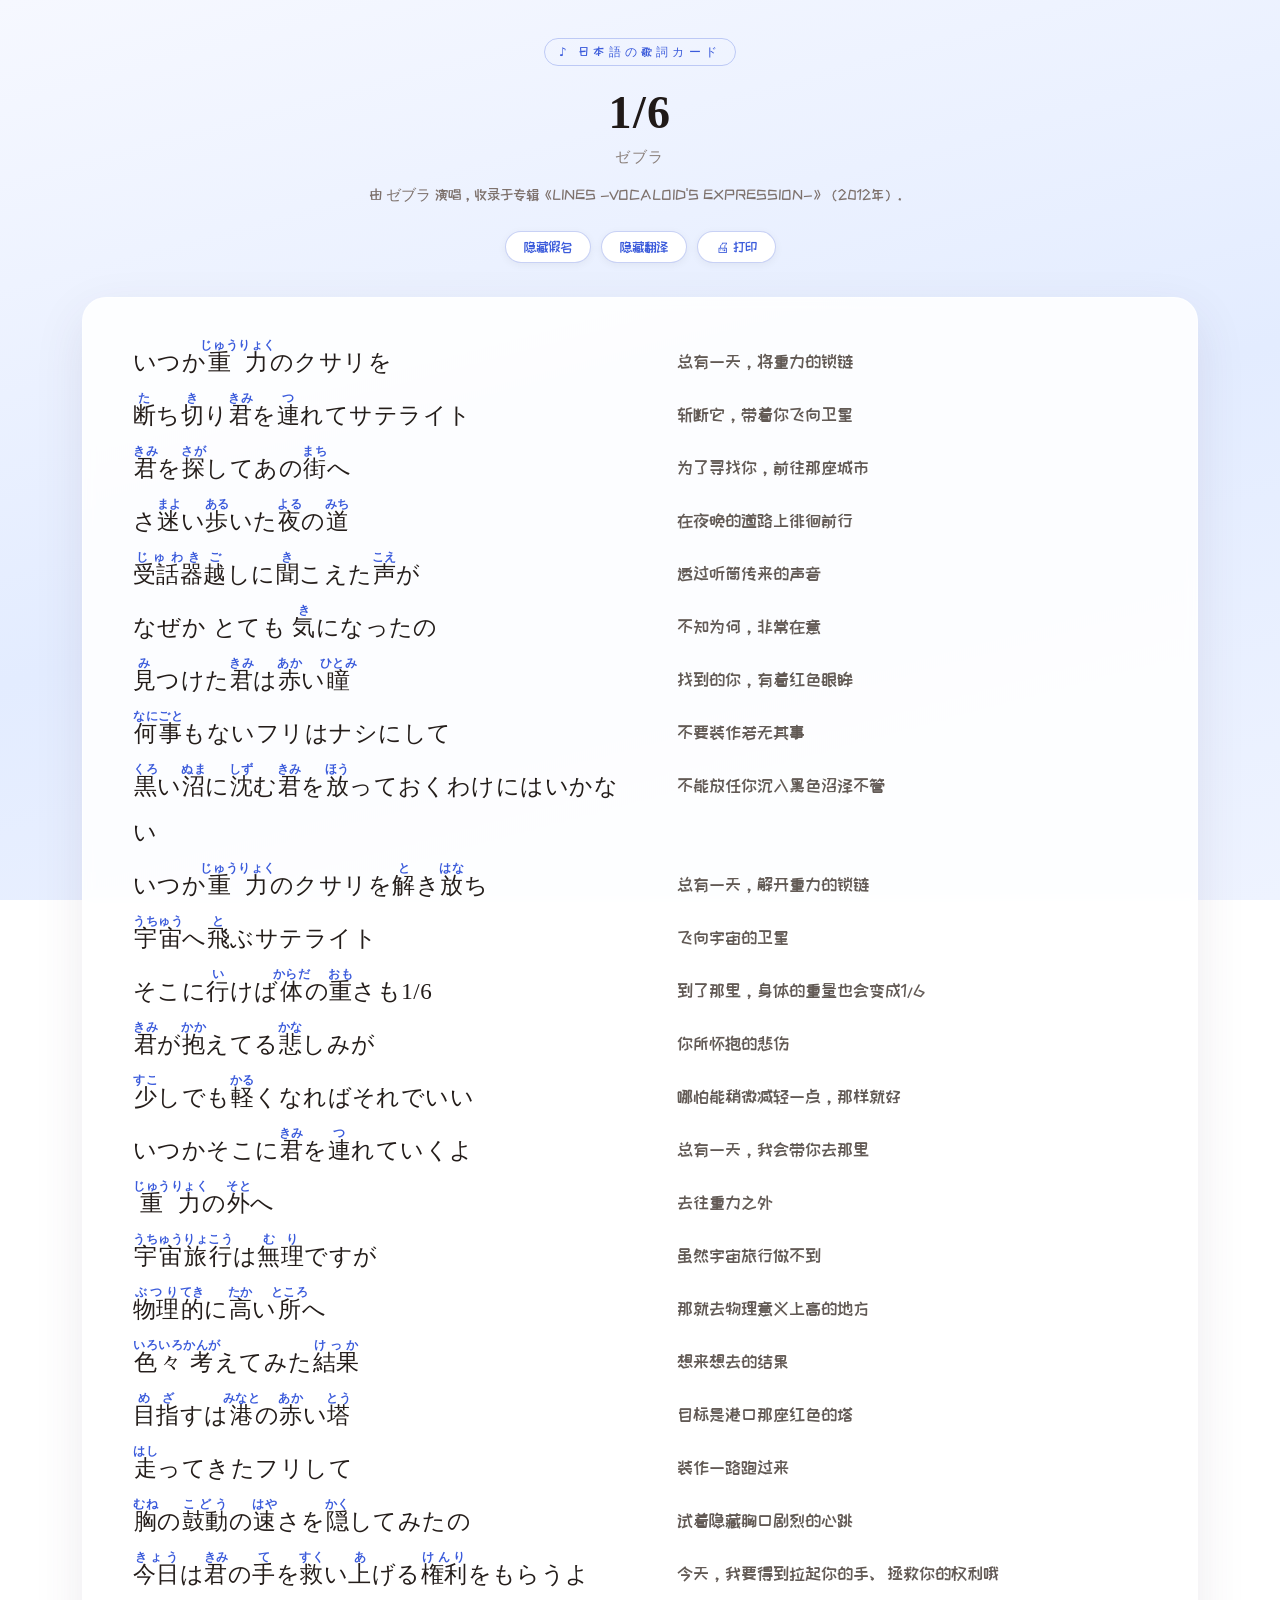
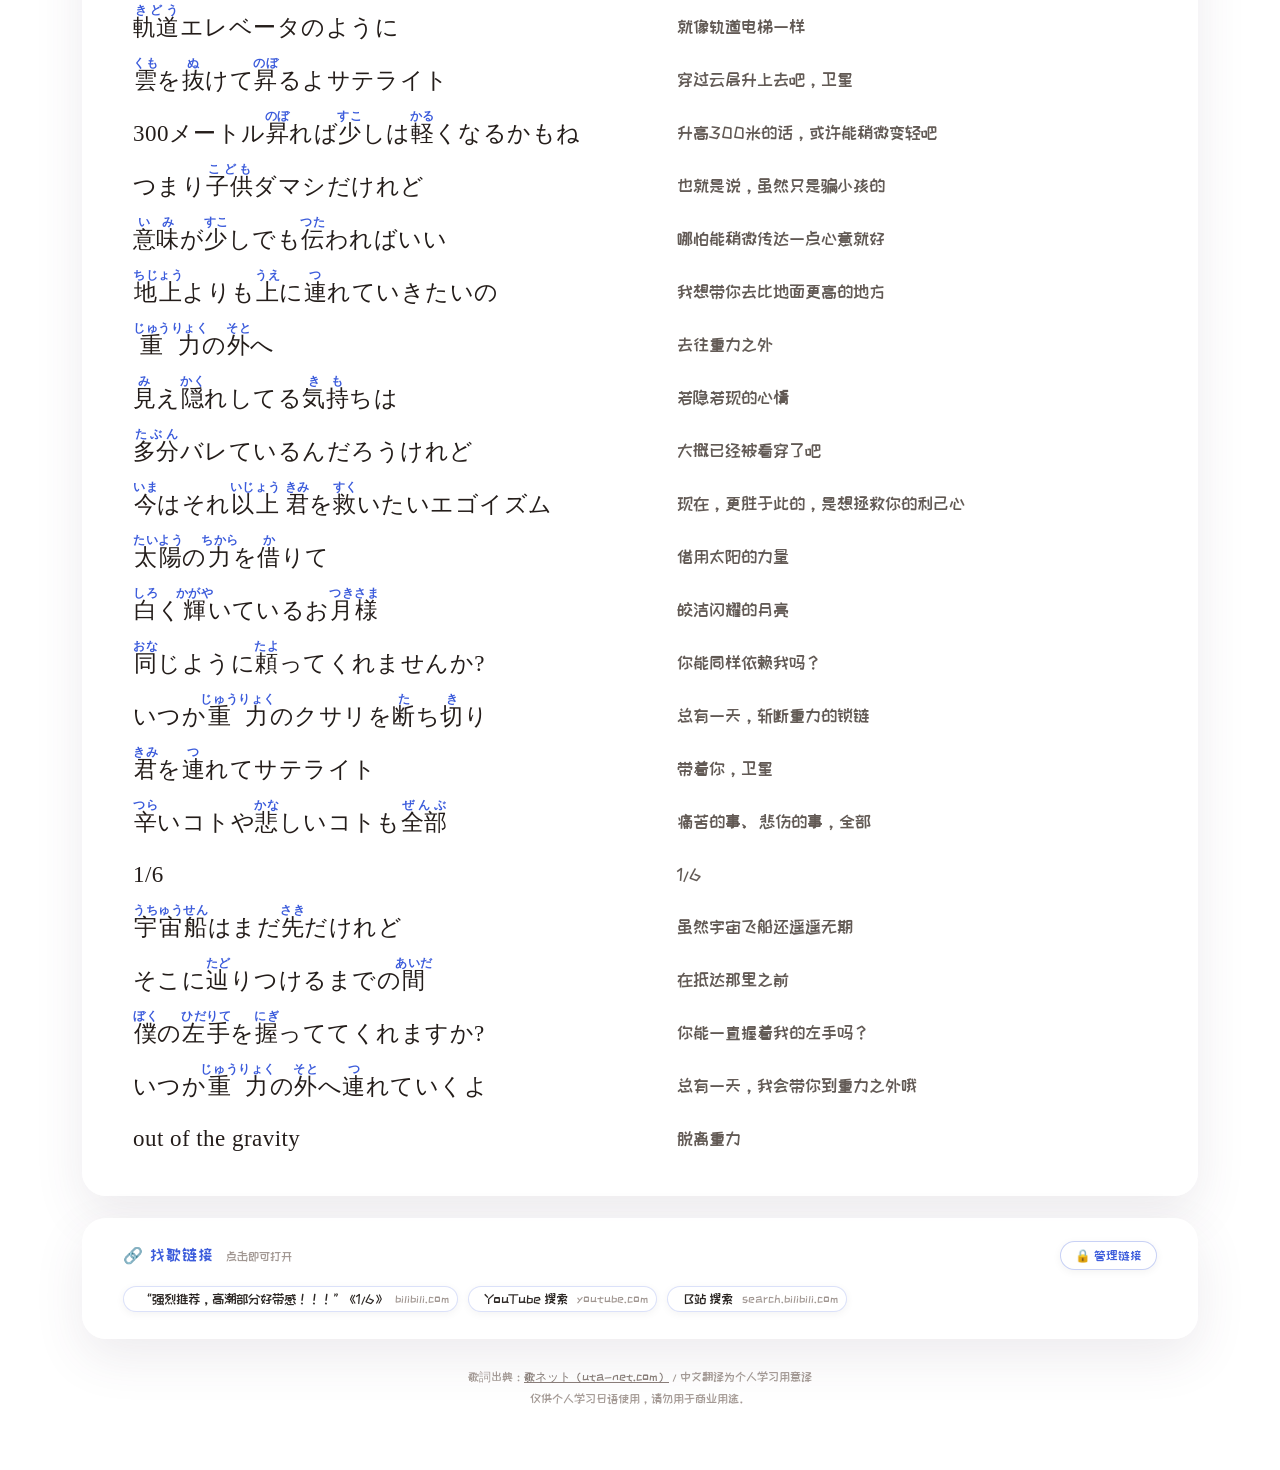
<file: site/lyrics/1-6-我的歌单01.html>
<!DOCTYPE html>
<html lang="zh-CN">
<head>
<meta charset="UTF-8">
<meta name="viewport" content="width=device-width, initial-scale=1.0">
<title>1/6 - ゼブラ｜日语歌词卡</title>
<style>
@import url('https://fonts.googleapis.com/css2?family=ZCOOL+KuaiLe&display=swap');

body{--accent:#3b5bdb;--accent-soft:rgba(59,91,219,.28);--bg1:#f6f8ff;--bg2:#e3ecff;--bg3:#eef3ff;--card:rgba(255,255,255,.88);--hover:rgba(59,91,219,.07);--line:rgba(59,91,219,.18);}
</style>
<style>

*{box-sizing:border-box}
body{margin:0;padding:0;
  background:linear-gradient(165deg,var(--bg1) 0%,var(--bg2) 55%,var(--bg3) 100%);
  background-attachment:fixed;color:#2b2623;
  font-family:'ZCOOL KuaiLe','幼圆','YouYuan','Yu Gothic UI','Microsoft YaHei',system-ui,sans-serif;
  -webkit-font-smoothing:antialiased;}
.page{max-width:1160px;margin:0 auto;padding:38px 22px 60px;}
header{text-align:center;margin-bottom:34px;}
.badge{display:inline-block;font-size:12px;letter-spacing:.35em;color:var(--accent);
  border:1px solid var(--accent-soft);border-radius:999px;padding:5px 14px 4px;margin-bottom:16px;}
h1.title{margin:0 0 4px;font-size:clamp(30px,5vw,46px);line-height:1.35;letter-spacing:.03em;color:#201a18;font-family:'Yu Mincho','YuMincho','Hiragino Mincho ProN','Noto Serif JP','MS Mincho',serif;}
h1.title ruby rt{font-size:.42em;color:var(--accent);font-weight:600;}
.cn-title{font-size:clamp(16px,2.2vw,21px);color:#6b5f5a;letter-spacing:.18em;margin:6px 0 2px;font-family:'ZCOOL KuaiLe','幼圆','YouYuan','Microsoft YaHei',sans-serif;}
.artist{font-size:15px;color:#8a7f7a;letter-spacing:.12em;margin-top:2px;font-family:'Yu Gothic UI','YuGothic','Hiragino Sans','Meiryo',sans-serif;}
.subtitle{font-size:14.5px;color:#7d716c;max-width:760px;margin:14px auto 4px;line-height:1.9;}
.credit{font-size:12.5px;color:#a09691;margin-top:10px;}
.controls{margin-top:22px;display:flex;gap:10px;justify-content:center;flex-wrap:wrap;}
.controls button{font-family:inherit;font-size:13.5px;color:var(--accent);background:#fff;border:1px solid var(--accent-soft);
  border-radius:999px;padding:8px 18px;cursor:pointer;transition:all .18s;box-shadow:0 2px 8px rgba(0,0,0,.05);}
.controls button:hover{background:var(--accent);color:#fff;border-color:var(--accent);}
.lyrics{background:var(--card);backdrop-filter:blur(6px);border:1px solid rgba(255,255,255,.6);
  border-radius:24px;padding:38px 40px 30px;box-shadow:0 18px 50px rgba(80,60,90,.10);}
.row{display:grid;grid-template-columns:1.08fr 1fr;column-gap:36px;align-items:start;
  padding:3px 10px;border-radius:10px;transition:background .15s;}
.row:hover{background:var(--hover);}
.jp{font-family:"Yu Mincho","YuMincho","Hiragino Mincho ProN","Noto Serif JP","MS Mincho",serif;
  font-size:clamp(18px,2.0vw,23px);line-height:2.0;letter-spacing:.02em;color:#241d1a;}
.jp ruby{ruby-position:over;ruby-align:distribute-space;}
.jp ruby rt{font-size:.5em;font-weight:600;color:var(--accent);letter-spacing:.05em;
  font-family:"Yu Gothic UI","Hiragino Sans","Meiryo",sans-serif;}
.cn{font-family:'ZCOOL KuaiLe','幼圆','YouYuan','PingFang SC','Hiragino Sans GB','Microsoft YaHei',sans-serif;
  font-size:clamp(14.5px,1.6vw,17.5px);line-height:2.0;color:#625a55;padding-top:.28em;}
body.no-rt ruby rt{display:none;}
body.no-cn .cn{display:none;}
body.no-cn .row{grid-template-columns:1fr;}
footer{margin-top:26px;text-align:center;font-size:12px;color:#a49a95;line-height:1.9;}
footer a{color:#8a7f7a;}
@media (max-width:780px){
  .lyrics{padding:24px 16px 18px;}
  .row{grid-template-columns:1fr;row-gap:2px;margin:8px 0;}
  .jp{line-height:1.95;}
  .cn{display:block;border-top:1px dashed var(--line);margin-top:2px;padding-top:4px;}
  h1.title{font-size:30px;}
}
@media print{
  body{background:#fff !important;color:#000;}
  .controls,.badge{display:none !important;}
  .lyrics{box-shadow:none;border:none;padding:0;}
  .jp{color:#000;}
  .cn{color:#333;}
  .links-tools button,.l-editor,.links-empty{display:none !important;}
}
/* ---------- 找歌链接卡片 ---------- */
.links{background:var(--card);backdrop-filter:blur(6px);border:1px solid rgba(255,255,255,.6);
  border-radius:24px;padding:22px 40px 26px;box-shadow:0 18px 50px rgba(80,60,90,.10);margin-top:22px;}
.links-head{display:flex;justify-content:space-between;align-items:center;gap:12px;flex-wrap:wrap;}
.links-title{font-size:16px;margin:0;color:var(--accent);letter-spacing:.08em;}
.links-title small{font-weight:400;color:#a09691;font-size:12px;letter-spacing:0;margin-left:6px;}
.links-tools{display:flex;gap:8px;flex-wrap:wrap;}
.links-tools button{font-family:inherit;font-size:12.5px;color:var(--accent);background:#fff;border:1px solid var(--accent-soft);
  border-radius:999px;padding:6px 14px;cursor:pointer;transition:all .18s;box-shadow:0 2px 8px rgba(0,0,0,.05);}
.links-tools button:hover{background:var(--accent);color:#fff;border-color:var(--accent);}
.links-tools button.on{background:var(--accent);color:#fff;border-color:var(--accent);}
.link-list{display:flex;flex-wrap:wrap;gap:10px;margin-top:16px;}
.links-empty{color:#a09691;font-size:13px;margin:16px 0 0;line-height:1.8;}
.chip{display:inline-flex;align-items:center;gap:8px;text-decoration:none;color:#2b2623;background:#fff;
  border:1px solid var(--line);border-radius:999px;padding:5px 8px 5px 16px;font-size:13.5px;
  box-shadow:0 2px 8px rgba(0,0,0,.05);transition:border-color .15s;}
.chip:hover{border-color:var(--accent);}
.chip a{display:inline-flex;align-items:center;gap:9px;color:inherit;text-decoration:none;}
.chip a:hover{color:var(--accent);}
.chip .host{color:#a09691;font-size:11.5px;}
.chip .x{border:none;background:none;color:#c9bfb9;font-size:14px;cursor:pointer;line-height:1;padding:2px 8px;border-radius:50%;}
.chip .x:hover{color:#fff;background:#e03131;}
.l-editor{display:flex;gap:8px;flex-wrap:wrap;margin-top:16px;align-items:center;}
.l-editor[hidden]{display:none !important;}
.l-in{font-family:inherit;font-size:13.5px;border:1px solid var(--line);border-radius:10px;padding:8px 12px;background:#fff;color:#2b2623;min-width:0;outline:none;}
.l-in:focus{border-color:var(--accent);}
.l-in#inLabel{flex:1 1 150px;}
.l-in#inUrl{flex:2 1 280px;}
.l-editor button{font-family:inherit;font-size:13.5px;color:#fff;background:var(--accent);border:none;border-radius:10px;padding:9px 18px;cursor:pointer;}
.l-editor #btnSetPw{background:none;color:var(--accent);border:1px solid var(--accent-soft);}
.l-hint{flex-basis:100%;color:#a09691;font-size:12.5px;line-height:1.8;}
.l-hint strong{color:#7d716c;}
.l-note{flex-basis:100%;color:#e03131;font-size:12px;margin:0;}
@media (max-width:780px){ .links{padding:18px 16px 20px;} .l-in{flex:1 1 100%;} }

</style>
</head>
<body>
<div class="page">
  <header>
    <div class="badge">♪ 日本語の歌詞カード</div>
    <h1 class="title">1/6</h1>
    <div class="artist">ゼブラ</div>
    <p class="subtitle">由 ゼブラ 演唱，收录于专辑《LINES -VOCALOID'S EXPRESSION-》（2012年）。</p>
    
    <div class="controls">
      <button id="btnRt" onclick="toggleRt()">隐藏假名</button>
      <button id="btnCn" onclick="toggleCn()">隐藏翻译</button>
      <button onclick="window.print()">🖨 打印</button>
    </div>
  </header>
  <main class="lyrics">
<div class="row"><div class="jp">いつか<ruby>重力<rt>じゅうりょく</rt></ruby>のクサリを</div><div class="cn">总有一天，将重力的锁链</div></div>
<div class="row"><div class="jp"><ruby>断<rt>た</rt></ruby>ち<ruby>切<rt>き</rt></ruby>り<ruby>君<rt>きみ</rt></ruby>を<ruby>連<rt>つ</rt></ruby>れてサテライト</div><div class="cn">斩断它，带着你飞向卫星</div></div>
<div class="row"><div class="jp"><ruby>君<rt>きみ</rt></ruby>を<ruby>探<rt>さが</rt></ruby>してあの<ruby>街<rt>まち</rt></ruby>へ</div><div class="cn">为了寻找你，前往那座城市</div></div>
<div class="row"><div class="jp">さ<ruby>迷<rt>まよ</rt></ruby>い<ruby>歩<rt>ある</rt></ruby>いた<ruby>夜<rt>よる</rt></ruby>の<ruby>道<rt>みち</rt></ruby></div><div class="cn">在夜晚的道路上徘徊前行</div></div>
<div class="row"><div class="jp"><ruby>受話器<rt>じゅわき</rt></ruby><ruby>越<rt>ご</rt></ruby>しに<ruby>聞<rt>き</rt></ruby>こえた<ruby>声<rt>こえ</rt></ruby>が</div><div class="cn">透过听筒传来的声音</div></div>
<div class="row"><div class="jp">なぜか とても <ruby>気<rt>き</rt></ruby>になったの</div><div class="cn">不知为何，非常在意</div></div>
<div class="row"><div class="jp"><ruby>見<rt>み</rt></ruby>つけた<ruby>君<rt>きみ</rt></ruby>は<ruby>赤<rt>あか</rt></ruby>い<ruby>瞳<rt>ひとみ</rt></ruby></div><div class="cn">找到的你，有着红色眼眸</div></div>
<div class="row"><div class="jp"><ruby>何事<rt>なにごと</rt></ruby>もないフリはナシにして</div><div class="cn">不要装作若无其事</div></div>
<div class="row"><div class="jp"><ruby>黒<rt>くろ</rt></ruby>い<ruby>沼<rt>ぬま</rt></ruby>に<ruby>沈<rt>しず</rt></ruby>む<ruby>君<rt>きみ</rt></ruby>を<ruby>放<rt>ほう</rt></ruby>っておくわけにはいかない</div><div class="cn">不能放任你沉入黑色沼泽不管</div></div>
<div class="row"><div class="jp">いつか<ruby>重力<rt>じゅうりょく</rt></ruby>のクサリを<ruby>解<rt>と</rt></ruby>き<ruby>放<rt>はな</rt></ruby>ち</div><div class="cn">总有一天，解开重力的锁链</div></div>
<div class="row"><div class="jp"><ruby>宇宙<rt>うちゅう</rt></ruby>へ<ruby>飛<rt>と</rt></ruby>ぶサテライト</div><div class="cn">飞向宇宙的卫星</div></div>
<div class="row"><div class="jp">そこに<ruby>行<rt>い</rt></ruby>けば<ruby>体<rt>からだ</rt></ruby>の<ruby>重<rt>おも</rt></ruby>さも1/6</div><div class="cn">到了那里，身体的重量也会变成1/6</div></div>
<div class="row"><div class="jp"><ruby>君<rt>きみ</rt></ruby>が<ruby>抱<rt>かか</rt></ruby>えてる<ruby>悲<rt>かな</rt></ruby>しみが</div><div class="cn">你所怀抱的悲伤</div></div>
<div class="row"><div class="jp"><ruby>少<rt>すこ</rt></ruby>しでも<ruby>軽<rt>かる</rt></ruby>くなればそれでいい</div><div class="cn">哪怕能稍微减轻一点，那样就好</div></div>
<div class="row"><div class="jp">いつかそこに<ruby>君<rt>きみ</rt></ruby>を<ruby>連<rt>つ</rt></ruby>れていくよ</div><div class="cn">总有一天，我会带你去那里</div></div>
<div class="row"><div class="jp"><ruby>重力<rt>じゅうりょく</rt></ruby>の<ruby>外<rt>そと</rt></ruby>へ</div><div class="cn">去往重力之外</div></div>
<div class="row"><div class="jp"><ruby>宇宙<rt>うちゅう</rt></ruby><ruby>旅行<rt>りょこう</rt></ruby>は<ruby>無理<rt>むり</rt></ruby>ですが</div><div class="cn">虽然宇宙旅行做不到</div></div>
<div class="row"><div class="jp"><ruby>物理<rt>ぶつり</rt></ruby><ruby>的<rt>てき</rt></ruby>に<ruby>高<rt>たか</rt></ruby>い<ruby>所<rt>ところ</rt></ruby>へ</div><div class="cn">那就去物理意义上高的地方</div></div>
<div class="row"><div class="jp"><ruby>色々<rt>いろいろ</rt></ruby><ruby>考<rt>かんが</rt></ruby>えてみた<ruby>結果<rt>けっか</rt></ruby></div><div class="cn">想来想去的结果</div></div>
<div class="row"><div class="jp"><ruby>目指<rt>めざ</rt></ruby>すは<ruby>港<rt>みなと</rt></ruby>の<ruby>赤<rt>あか</rt></ruby>い<ruby>塔<rt>とう</rt></ruby></div><div class="cn">目标是港口那座红色的塔</div></div>
<div class="row"><div class="jp"><ruby>走<rt>はし</rt></ruby>ってきたフリして</div><div class="cn">装作一路跑过来</div></div>
<div class="row"><div class="jp"><ruby>胸<rt>むね</rt></ruby>の<ruby>鼓動<rt>こどう</rt></ruby>の<ruby>速<rt>はや</rt></ruby>さを<ruby>隠<rt>かく</rt></ruby>してみたの</div><div class="cn">试着隐藏胸口剧烈的心跳</div></div>
<div class="row"><div class="jp"><ruby>今日<rt>きょう</rt></ruby>は<ruby>君<rt>きみ</rt></ruby>の<ruby>手<rt>て</rt></ruby>を<ruby>救<rt>すく</rt></ruby>い<ruby>上<rt>あ</rt></ruby>げる<ruby>権利<rt>けんり</rt></ruby>をもらうよ</div><div class="cn">今天，我要得到拉起你的手、拯救你的权利哦</div></div>
<div class="row"><div class="jp"><ruby>軌道<rt>きどう</rt></ruby>エレベータのように</div><div class="cn">就像轨道电梯一样</div></div>
<div class="row"><div class="jp"><ruby>雲<rt>くも</rt></ruby>を<ruby>抜<rt>ぬ</rt></ruby>けて<ruby>昇<rt>のぼ</rt></ruby>るよサテライト</div><div class="cn">穿过云层升上去吧，卫星</div></div>
<div class="row"><div class="jp">300メートル<ruby>昇<rt>のぼ</rt></ruby>れば<ruby>少<rt>すこ</rt></ruby>しは<ruby>軽<rt>かる</rt></ruby>くなるかもね</div><div class="cn">升高300米的话，或许能稍微变轻吧</div></div>
<div class="row"><div class="jp">つまり<ruby>子供<rt>こども</rt></ruby>ダマシだけれど</div><div class="cn">也就是说，虽然只是骗小孩的</div></div>
<div class="row"><div class="jp"><ruby>意味<rt>いみ</rt></ruby>が<ruby>少<rt>すこ</rt></ruby>しでも<ruby>伝<rt>つた</rt></ruby>わればいい</div><div class="cn">哪怕能稍微传达一点心意就好</div></div>
<div class="row"><div class="jp"><ruby>地上<rt>ちじょう</rt></ruby>よりも<ruby>上<rt>うえ</rt></ruby>に<ruby>連<rt>つ</rt></ruby>れていきたいの</div><div class="cn">我想带你去比地面更高的地方</div></div>
<div class="row"><div class="jp"><ruby>重力<rt>じゅうりょく</rt></ruby>の<ruby>外<rt>そと</rt></ruby>へ</div><div class="cn">去往重力之外</div></div>
<div class="row"><div class="jp"><ruby>見<rt>み</rt></ruby>え<ruby>隠<rt>かく</rt></ruby>れしてる<ruby>気持<rt>きも</rt></ruby>ちは</div><div class="cn">若隐若现的心情</div></div>
<div class="row"><div class="jp"><ruby>多分<rt>たぶん</rt></ruby>バレているんだろうけれど</div><div class="cn">大概已经被看穿了吧</div></div>
<div class="row"><div class="jp"><ruby>今<rt>いま</rt></ruby>はそれ<ruby>以上<rt>いじょう</rt></ruby> <ruby>君<rt>きみ</rt></ruby>を<ruby>救<rt>すく</rt></ruby>いたいエゴイズム</div><div class="cn">现在，更胜于此的，是想拯救你的利己心</div></div>
<div class="row"><div class="jp"><ruby>太陽<rt>たいよう</rt></ruby>の<ruby>力<rt>ちから</rt></ruby>を<ruby>借<rt>か</rt></ruby>りて</div><div class="cn">借用太阳的力量</div></div>
<div class="row"><div class="jp"><ruby>白<rt>しろ</rt></ruby>く<ruby>輝<rt>かがや</rt></ruby>いているお<ruby>月様<rt>つきさま</rt></ruby></div><div class="cn">皎洁闪耀的月亮</div></div>
<div class="row"><div class="jp"><ruby>同<rt>おな</rt></ruby>じように<ruby>頼<rt>たよ</rt></ruby>ってくれませんか?</div><div class="cn">你能同样依赖我吗？</div></div>
<div class="row"><div class="jp">いつか<ruby>重力<rt>じゅうりょく</rt></ruby>のクサリを<ruby>断<rt>た</rt></ruby>ち<ruby>切<rt>き</rt></ruby>り</div><div class="cn">总有一天，斩断重力的锁链</div></div>
<div class="row"><div class="jp"><ruby>君<rt>きみ</rt></ruby>を<ruby>連<rt>つ</rt></ruby>れてサテライト</div><div class="cn">带着你，卫星</div></div>
<div class="row"><div class="jp"><ruby>辛<rt>つら</rt></ruby>いコトや<ruby>悲<rt>かな</rt></ruby>しいコトも<ruby>全部<rt>ぜんぶ</rt></ruby></div><div class="cn">痛苦的事、悲伤的事，全部</div></div>
<div class="row"><div class="jp">1/6</div><div class="cn">1/6</div></div>
<div class="row"><div class="jp"><ruby>宇宙船<rt>うちゅうせん</rt></ruby>はまだ<ruby>先<rt>さき</rt></ruby>だけれど</div><div class="cn">虽然宇宙飞船还遥遥无期</div></div>
<div class="row"><div class="jp">そこに<ruby>辿<rt>たど</rt></ruby>りつけるまでの<ruby>間<rt>あいだ</rt></ruby></div><div class="cn">在抵达那里之前</div></div>
<div class="row"><div class="jp"><ruby>僕<rt>ぼく</rt></ruby>の<ruby>左手<rt>ひだりて</rt></ruby>を<ruby>握<rt>にぎ</rt></ruby>っててくれますか?</div><div class="cn">你能一直握着我的左手吗？</div></div>
<div class="row"><div class="jp">いつか<ruby>重力<rt>じゅうりょく</rt></ruby>の<ruby>外<rt>そと</rt></ruby>へ<ruby>連<rt>つ</rt></ruby>れていくよ</div><div class="cn">总有一天，我会带你到重力之外哦</div></div>
<div class="row"><div class="jp">out of the gravity</div><div class="cn">脱离重力</div></div>
  </main>
  <section class="links">
    <div class="links-head">
      <div class="links-title">🔗 找歌链接 <small>点击即可打开</small></div>
      <div class="links-tools">
        <button id="btnEdit" onclick="toggleEdit()">🔒 管理链接</button>
        <button id="btnExport" onclick="exportPage()" style="display:none">⬇ 导出本页（含链接）</button>
      </div>
    </div>
    <div id="linkList" class="link-list"></div>
    <p class="links-empty" id="linksEmpty">还没有添加链接 —— 点右上「管理链接」，粘贴 YouTube / B站 / 网易云 等地址，方便以后快速找歌。</p>
    <div class="l-editor" id="lEditor" hidden>
      <input id="inLabel" class="l-in" type="text" placeholder="名称（如：MV / 现场版 / 网易云）">
      <input id="inUrl" class="l-in" type="url" placeholder="https://… 完整链接">
      <button id="btnAdd" onclick="addLink()">＋ 添加</button>
      <button id="btnSetPw" onclick="setPw()" type="button">设密码</button>
      <div class="l-hint" id="lHint"></div>
      <p class="l-note" id="lNote"></p>
    </div>
  </section>
  <footer>
    歌詞出典：<a href="https://www.uta-net.com" target="_blank" rel="noreferrer">歌ネット（uta-net.com）</a>／中文翻译为个人学习用意译<br>
    仅供个人学习日语使用，请勿用于商业用途。
  </footer>
</div>
<script>
function toggleRt(){
  var on=document.body.classList.toggle('no-rt');
  document.getElementById('btnRt').textContent = on ? '显示假名' : '隐藏假名';
}
function toggleCn(){
  var on=document.body.classList.toggle('no-cn');
  document.getElementById('btnCn').textContent = on ? '显示翻译' : '隐藏翻译';
}
</script>
<script id="linksData">
window.__linksInit = [["“强烈推荐，高潮部分好带感！！！”《1/6》", "https://www.bilibili.com/video/BV1yJ4m137bC/"], ["YouTube 搜索", "https://www.youtube.com/results?search_query=1%2F6+%E3%82%BC%E3%83%96%E3%83%A9"], ["B站 搜索", "https://search.bilibili.com/all?keyword=1%2F6+%E3%82%BC%E3%83%96%E3%83%A9"]];
window.__linksPw = "";
</script>
<script>
/* ===== 找歌链接管理 =====
   规则：每首歌的链接 = 页面内置默认 + 本浏览器里的增删（localStorage 按页面名存）。
   其他访客打开这个文件/网站时，改的是“他自己的浏览器”，永远影响不到你看到的列表。
   「管理密码」：EDITOR_KEY 非空时（或本机设过密码），增删必须先输密码；导出/分享的文件同样生效。 */
(function(){
  var file = decodeURIComponent((location.pathname.split('/').pop() || 'page'));
  var LS='tk_links_'+file, PS='tk_pw_'+file;
  var mem={}, memOk=true;
  try{ localStorage.setItem('__t','1'); localStorage.removeItem('__t'); }
  catch(e){ memOk=false; }
  function load(k){ if(memOk){ try{ return localStorage.getItem(k); }catch(e){ return null; } } return (k in mem)?mem[k]:null; }
  function save(k,v){ if(memOk){ try{ localStorage.setItem(k,v); return; }catch(e){} } mem[k]=v; }
  function del(k){ if(memOk){ try{ localStorage.removeItem(k); return; }catch(e){} } delete mem[k]; }
  var pwStored = load(PS);
  var PAGE_PW = (typeof window.__linksPw!=='undefined' && window.__linksPw) ? window.__linksPw : '';
  var baked = (typeof window.__linksInit!=='undefined' && Array.isArray(window.__linksInit)) ? window.__linksInit : [];
  function bakedUrls(){ return baked.map(function(x){ return x && x[1]; }); }
  function loadLocalExtras(){
    var raw = load(LS);
    if(raw){ try{
      var o=JSON.parse(raw);
      if(o && Array.isArray(o.list)){
        var bu=bakedUrls();
        // 旧数据里可能存过“整份列表”，过滤掉与数据库重复的部分，只保留本机新增
        return o.list.filter(function(it){ return it && it[1] && bu.indexOf(it[1])<0; });
      }
    }catch(e){} }
    return [];
  }
  var localExtras = loadLocalExtras();
  // 页面最终列表 = 数据库/内置链接（所有人可见） + 本机新增（只影响自己）
  function currentList(){ return baked.concat(localExtras); }
  function persist(list){
    var bu=bakedUrls();
    localExtras = list.filter(function(it){ return it && it[1] && bu.indexOf(it[1])<0; });
    save(LS, JSON.stringify({list:localExtras}));
  }
  var editOn=false, req = pwStored || PAGE_PW;
  function hostOf(u){ try{ return new URL(u).host.replace(/^www\./,''); }catch(e){ return ''; } }
  function esc(s){ return String(s).replace(/&/g,'&amp;').replace(/</g,'&lt;').replace(/>/g,'&gt;').replace(/"/g,'&quot;'); }
  function render(){
    var list=currentList(), box=document.getElementById('linkList'), empty=document.getElementById('linksEmpty');
    box.innerHTML='';
    if(!list.length){ empty.style.display='block'; }
    else{
      empty.style.display='none';
      list.forEach(function(it,i){
        var label=(it && it[0]) || (it && it[1]) || '', url=(it && it[1]) || '';
        if(!url) return;
        var span=document.createElement('span'); span.className='chip';
        var a=document.createElement('a'); a.href=url; a.target='_blank'; a.rel='noreferrer';
        a.innerHTML='<span class="cl">'+esc(label)+'</span><span class="host">'+esc(hostOf(url))+'</span>';
        span.appendChild(a);
        if(editOn){
          var x=document.createElement('button');
          x.className='x'; x.title=(i<baked.length?'来自数据库，需在 songs.db 里删除':'删除本机新增'); x.type='button'; x.textContent='✕';
          x.onclick=(function(k){ return function(ev){ ev.preventDefault(); ev.stopPropagation();
            if(k<baked.length){ alert('这条来自数据库（songs.db），所有设备都能看到；要删除请用 linkdb.py rm，或直接告诉我。'); return; }
            if(confirm('删除这条本机新增的链接？')){ var l=currentList(); l.splice(k,1); persist(l); render(); } }; })(i);
          span.appendChild(x);
        }
        box.appendChild(span);
      });
    }
    if(editOn){
      document.getElementById('lEditor').hidden=false;
      var h='列表 = <strong>数据库链接</strong>（所有人可见） + <strong>本机新增</strong>（仅自己）。数据库链接用 _tools\\linkdb.py 管理；点「导出本页」可把全部链接写进一个 html 带走或分享。';
      if(req){ h+=' 密码已启用：不知道密码的访客无法增删。'; }
      else{ h+=' 目前<strong>未设密码</strong>：任何访客都能增删，但只影响各自的浏览器。建议点「设密码」或改 lyric_build.py 的 EDITOR_KEY 后重新构建。'; }
      document.getElementById('lHint').innerHTML=h;
      document.getElementById('lNote').textContent = memOk ? '' : '注意：此环境不支持 localStorage，本次改动关闭页面后会丢失。';
    } else {
      document.getElementById('lEditor').hidden=true;
    }
  }
  window.toggleEdit=function(){
    if(!editOn){
      if(req){
        var p=prompt('请输入管理密码：');
        if(p===null) return;
        if(p!==req){ alert('密码错误'); return; }
      }
      editOn=true;
      var b=document.getElementById('btnEdit');
      b.textContent='🔓 完成编辑'; b.classList.add('on');
      document.getElementById('btnExport').style.display='';
    } else {
      editOn=false;
      var b2=document.getElementById('btnEdit');
      b2.textContent='🔒 管理链接'; b2.classList.remove('on');
      document.getElementById('btnExport').style.display='none';
    }
    render();
  };
  window.addLink=function(){
    var label=document.getElementById('inLabel').value.trim();
    var url=document.getElementById('inUrl').value.trim();
    if(!/^https?:\/\//i.test(url)){ alert('链接要以 http:// 或 https:// 开头'); return; }
    if(!label) label=url;
    var list=currentList(); list.push([label,url]);
    persist(list); render();
    document.getElementById('inLabel').value=''; document.getElementById('inUrl').value='';
  };
  window.setPw=function(){
    var p=prompt('设置本机管理密码（留空 = 取消保护）。设置后增删链接都要先输入它。');
    if(p===null) return;
    if(p===''){ pwStored=''; del(PS); }
    else { pwStored=p; save(PS,p); }
    req = pwStored || PAGE_PW;
    alert(req ? '密码已启用。' : '保护已取消（任何访客都能增删，但只影响各自浏览器）。');
  };
  window.exportPage=function(){
    var list=currentList();
    var doc=document.getElementById('linksData');
    var old=doc.textContent;
    function jsSafe(o){ return JSON.stringify(o).replace(/<\//g,'<\\/'); }
    var fresh='window.__linksInit = '+jsSafe(list)+';\nwindow.__linksPw = '+jsSafe(PAGE_PW)+';';
    var html=document.documentElement.outerHTML.replace(old, fresh);
    var blob=new Blob([html],{type:'text/html;charset=utf-8'});
    var a=document.createElement('a');
    a.href=URL.createObjectURL(blob);
    a.download=file;
    document.body.appendChild(a); a.click();
    setTimeout(function(){ URL.revokeObjectURL(a.href); a.remove(); }, 500);
    alert('已导出：'+file+'\n这个新文件已把当前全部链接写进页面，发给别人或上传后，他们也能看到这些链接。');
  };
  render();
})();
</script>
</body>
</html>
</file>
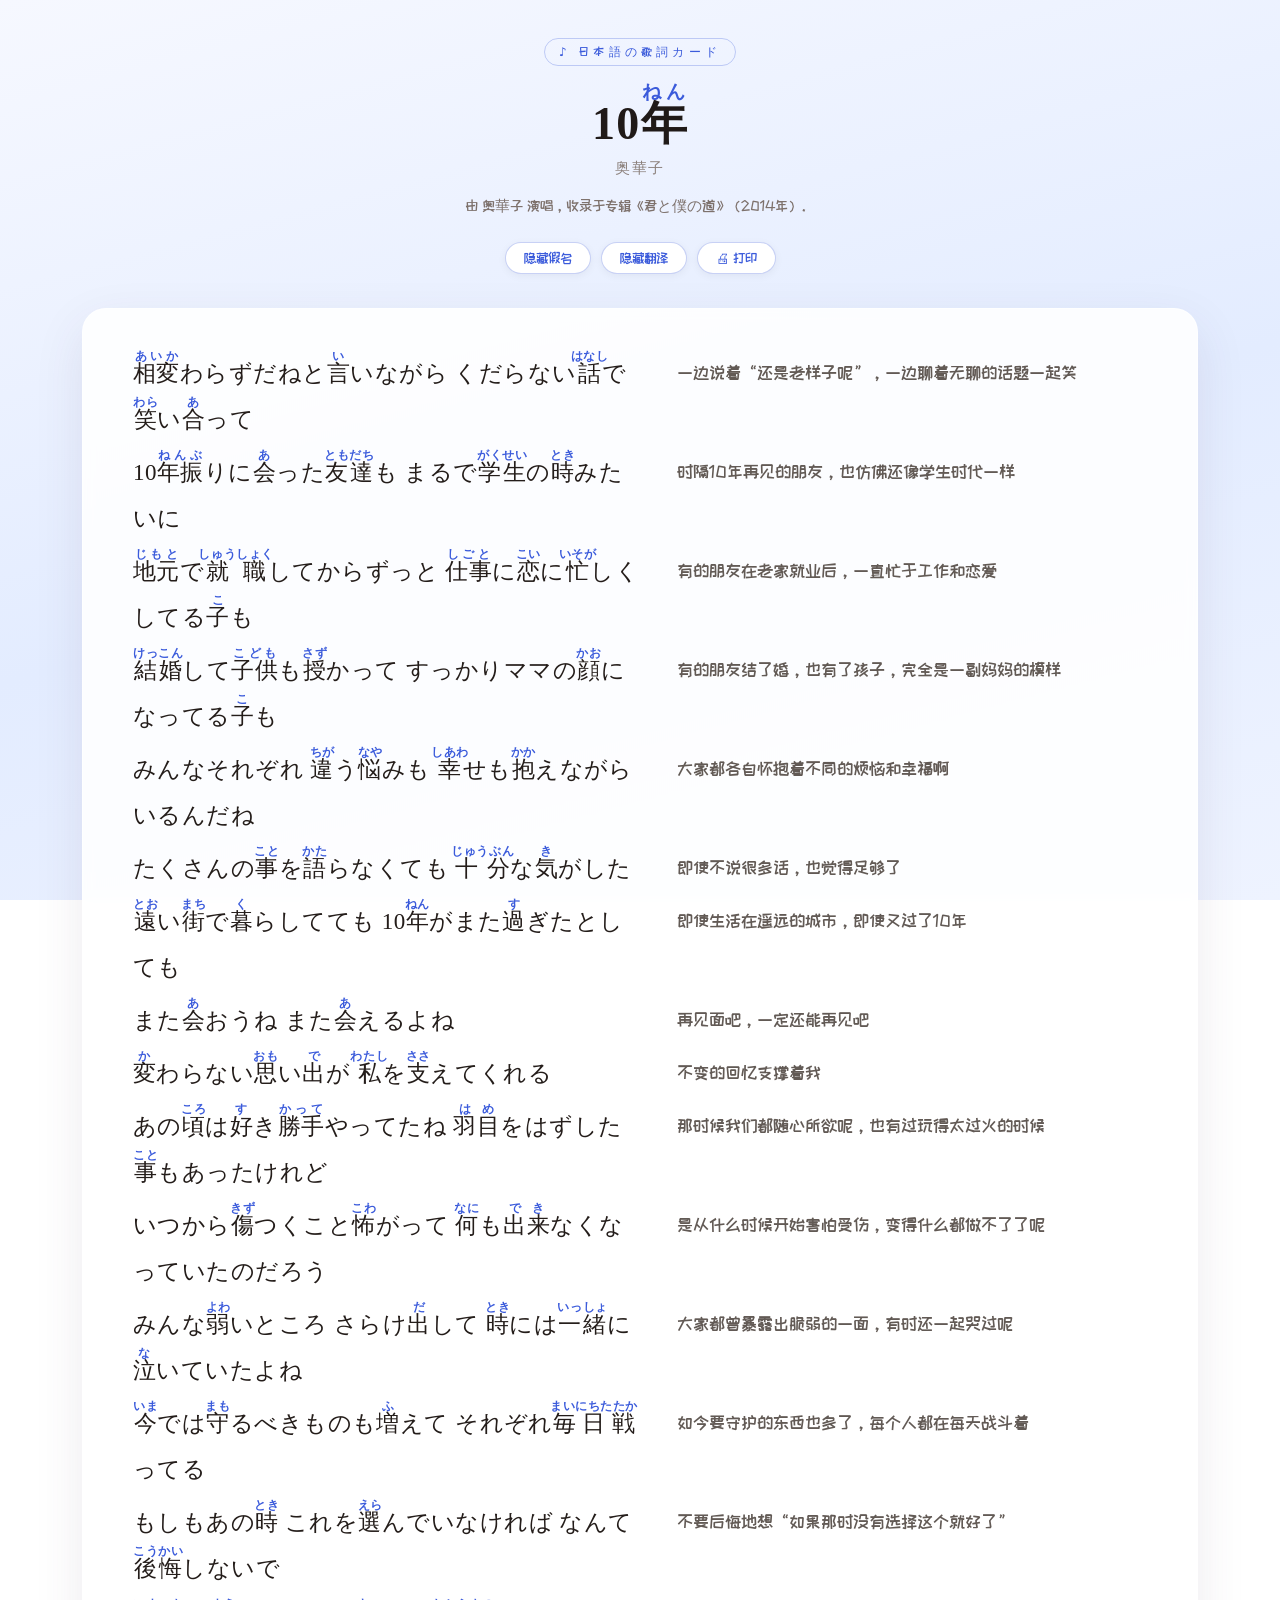
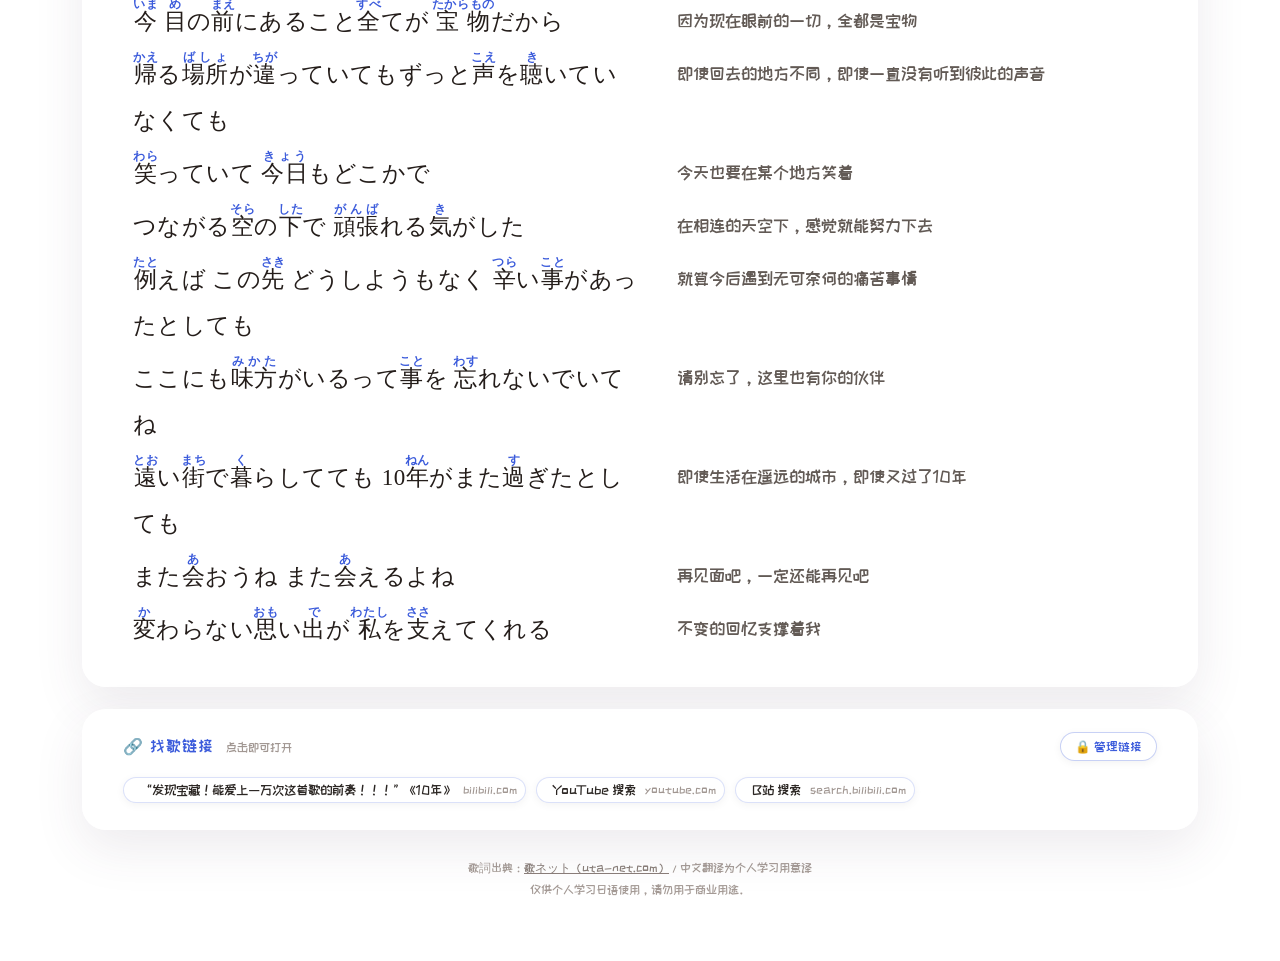
<file: site/lyrics/10年-我的歌单01.html>
<!DOCTYPE html>
<html lang="zh-CN">
<head>
<meta charset="UTF-8">
<meta name="viewport" content="width=device-width, initial-scale=1.0">
<title>10年 - 奥華子｜日语歌词卡</title>
<style>
@import url('https://fonts.googleapis.com/css2?family=ZCOOL+KuaiLe&display=swap');

body{--accent:#3b5bdb;--accent-soft:rgba(59,91,219,.28);--bg1:#f6f8ff;--bg2:#e3ecff;--bg3:#eef3ff;--card:rgba(255,255,255,.88);--hover:rgba(59,91,219,.07);--line:rgba(59,91,219,.18);}
</style>
<style>

*{box-sizing:border-box}
body{margin:0;padding:0;
  background:linear-gradient(165deg,var(--bg1) 0%,var(--bg2) 55%,var(--bg3) 100%);
  background-attachment:fixed;color:#2b2623;
  font-family:'ZCOOL KuaiLe','幼圆','YouYuan','Yu Gothic UI','Microsoft YaHei',system-ui,sans-serif;
  -webkit-font-smoothing:antialiased;}
.page{max-width:1160px;margin:0 auto;padding:38px 22px 60px;}
header{text-align:center;margin-bottom:34px;}
.badge{display:inline-block;font-size:12px;letter-spacing:.35em;color:var(--accent);
  border:1px solid var(--accent-soft);border-radius:999px;padding:5px 14px 4px;margin-bottom:16px;}
h1.title{margin:0 0 4px;font-size:clamp(30px,5vw,46px);line-height:1.35;letter-spacing:.03em;color:#201a18;font-family:'Yu Mincho','YuMincho','Hiragino Mincho ProN','Noto Serif JP','MS Mincho',serif;}
h1.title ruby rt{font-size:.42em;color:var(--accent);font-weight:600;}
.cn-title{font-size:clamp(16px,2.2vw,21px);color:#6b5f5a;letter-spacing:.18em;margin:6px 0 2px;font-family:'ZCOOL KuaiLe','幼圆','YouYuan','Microsoft YaHei',sans-serif;}
.artist{font-size:15px;color:#8a7f7a;letter-spacing:.12em;margin-top:2px;font-family:'Yu Gothic UI','YuGothic','Hiragino Sans','Meiryo',sans-serif;}
.subtitle{font-size:14.5px;color:#7d716c;max-width:760px;margin:14px auto 4px;line-height:1.9;}
.credit{font-size:12.5px;color:#a09691;margin-top:10px;}
.controls{margin-top:22px;display:flex;gap:10px;justify-content:center;flex-wrap:wrap;}
.controls button{font-family:inherit;font-size:13.5px;color:var(--accent);background:#fff;border:1px solid var(--accent-soft);
  border-radius:999px;padding:8px 18px;cursor:pointer;transition:all .18s;box-shadow:0 2px 8px rgba(0,0,0,.05);}
.controls button:hover{background:var(--accent);color:#fff;border-color:var(--accent);}
.lyrics{background:var(--card);backdrop-filter:blur(6px);border:1px solid rgba(255,255,255,.6);
  border-radius:24px;padding:38px 40px 30px;box-shadow:0 18px 50px rgba(80,60,90,.10);}
.row{display:grid;grid-template-columns:1.08fr 1fr;column-gap:36px;align-items:start;
  padding:3px 10px;border-radius:10px;transition:background .15s;}
.row:hover{background:var(--hover);}
.jp{font-family:"Yu Mincho","YuMincho","Hiragino Mincho ProN","Noto Serif JP","MS Mincho",serif;
  font-size:clamp(18px,2.0vw,23px);line-height:2.0;letter-spacing:.02em;color:#241d1a;}
.jp ruby{ruby-position:over;ruby-align:distribute-space;}
.jp ruby rt{font-size:.5em;font-weight:600;color:var(--accent);letter-spacing:.05em;
  font-family:"Yu Gothic UI","Hiragino Sans","Meiryo",sans-serif;}
.cn{font-family:'ZCOOL KuaiLe','幼圆','YouYuan','PingFang SC','Hiragino Sans GB','Microsoft YaHei',sans-serif;
  font-size:clamp(14.5px,1.6vw,17.5px);line-height:2.0;color:#625a55;padding-top:.28em;}
body.no-rt ruby rt{display:none;}
body.no-cn .cn{display:none;}
body.no-cn .row{grid-template-columns:1fr;}
footer{margin-top:26px;text-align:center;font-size:12px;color:#a49a95;line-height:1.9;}
footer a{color:#8a7f7a;}
@media (max-width:780px){
  .lyrics{padding:24px 16px 18px;}
  .row{grid-template-columns:1fr;row-gap:2px;margin:8px 0;}
  .jp{line-height:1.95;}
  .cn{display:block;border-top:1px dashed var(--line);margin-top:2px;padding-top:4px;}
  h1.title{font-size:30px;}
}
@media print{
  body{background:#fff !important;color:#000;}
  .controls,.badge{display:none !important;}
  .lyrics{box-shadow:none;border:none;padding:0;}
  .jp{color:#000;}
  .cn{color:#333;}
  .links-tools button,.l-editor,.links-empty{display:none !important;}
}
/* ---------- 找歌链接卡片 ---------- */
.links{background:var(--card);backdrop-filter:blur(6px);border:1px solid rgba(255,255,255,.6);
  border-radius:24px;padding:22px 40px 26px;box-shadow:0 18px 50px rgba(80,60,90,.10);margin-top:22px;}
.links-head{display:flex;justify-content:space-between;align-items:center;gap:12px;flex-wrap:wrap;}
.links-title{font-size:16px;margin:0;color:var(--accent);letter-spacing:.08em;}
.links-title small{font-weight:400;color:#a09691;font-size:12px;letter-spacing:0;margin-left:6px;}
.links-tools{display:flex;gap:8px;flex-wrap:wrap;}
.links-tools button{font-family:inherit;font-size:12.5px;color:var(--accent);background:#fff;border:1px solid var(--accent-soft);
  border-radius:999px;padding:6px 14px;cursor:pointer;transition:all .18s;box-shadow:0 2px 8px rgba(0,0,0,.05);}
.links-tools button:hover{background:var(--accent);color:#fff;border-color:var(--accent);}
.links-tools button.on{background:var(--accent);color:#fff;border-color:var(--accent);}
.link-list{display:flex;flex-wrap:wrap;gap:10px;margin-top:16px;}
.links-empty{color:#a09691;font-size:13px;margin:16px 0 0;line-height:1.8;}
.chip{display:inline-flex;align-items:center;gap:8px;text-decoration:none;color:#2b2623;background:#fff;
  border:1px solid var(--line);border-radius:999px;padding:5px 8px 5px 16px;font-size:13.5px;
  box-shadow:0 2px 8px rgba(0,0,0,.05);transition:border-color .15s;}
.chip:hover{border-color:var(--accent);}
.chip a{display:inline-flex;align-items:center;gap:9px;color:inherit;text-decoration:none;}
.chip a:hover{color:var(--accent);}
.chip .host{color:#a09691;font-size:11.5px;}
.chip .x{border:none;background:none;color:#c9bfb9;font-size:14px;cursor:pointer;line-height:1;padding:2px 8px;border-radius:50%;}
.chip .x:hover{color:#fff;background:#e03131;}
.l-editor{display:flex;gap:8px;flex-wrap:wrap;margin-top:16px;align-items:center;}
.l-editor[hidden]{display:none !important;}
.l-in{font-family:inherit;font-size:13.5px;border:1px solid var(--line);border-radius:10px;padding:8px 12px;background:#fff;color:#2b2623;min-width:0;outline:none;}
.l-in:focus{border-color:var(--accent);}
.l-in#inLabel{flex:1 1 150px;}
.l-in#inUrl{flex:2 1 280px;}
.l-editor button{font-family:inherit;font-size:13.5px;color:#fff;background:var(--accent);border:none;border-radius:10px;padding:9px 18px;cursor:pointer;}
.l-editor #btnSetPw{background:none;color:var(--accent);border:1px solid var(--accent-soft);}
.l-hint{flex-basis:100%;color:#a09691;font-size:12.5px;line-height:1.8;}
.l-hint strong{color:#7d716c;}
.l-note{flex-basis:100%;color:#e03131;font-size:12px;margin:0;}
@media (max-width:780px){ .links{padding:18px 16px 20px;} .l-in{flex:1 1 100%;} }

</style>
</head>
<body>
<div class="page">
  <header>
    <div class="badge">♪ 日本語の歌詞カード</div>
    <h1 class="title">10<ruby>年<rt>ねん</rt></ruby></h1>
    <div class="artist">奥華子</div>
    <p class="subtitle">由 奥華子 演唱，收录于专辑《君と僕の道》（2014年）。</p>
    
    <div class="controls">
      <button id="btnRt" onclick="toggleRt()">隐藏假名</button>
      <button id="btnCn" onclick="toggleCn()">隐藏翻译</button>
      <button onclick="window.print()">🖨 打印</button>
    </div>
  </header>
  <main class="lyrics">
<div class="row"><div class="jp"><ruby>相変<rt>あいか</rt></ruby>わらずだねと<ruby>言<rt>い</rt></ruby>いながら くだらない<ruby>話<rt>はなし</rt></ruby>で<ruby>笑<rt>わら</rt></ruby>い<ruby>合<rt>あ</rt></ruby>って</div><div class="cn">一边说着“还是老样子呢”，一边聊着无聊的话题一起笑</div></div>
<div class="row"><div class="jp">10<ruby>年振<rt>ねんぶ</rt></ruby>りに<ruby>会<rt>あ</rt></ruby>った<ruby>友達<rt>ともだち</rt></ruby>も まるで<ruby>学生<rt>がくせい</rt></ruby>の<ruby>時<rt>とき</rt></ruby>みたいに</div><div class="cn">时隔10年再见的朋友，也仿佛还像学生时代一样</div></div>
<div class="row"><div class="jp"><ruby>地元<rt>じもと</rt></ruby>で<ruby>就職<rt>しゅうしょく</rt></ruby>してからずっと <ruby>仕事<rt>しごと</rt></ruby>に<ruby>恋<rt>こい</rt></ruby>に<ruby>忙<rt>いそが</rt></ruby>しくしてる<ruby>子<rt>こ</rt></ruby>も</div><div class="cn">有的朋友在老家就业后，一直忙于工作和恋爱</div></div>
<div class="row"><div class="jp"><ruby>結婚<rt>けっこん</rt></ruby>して<ruby>子供<rt>こども</rt></ruby>も<ruby>授<rt>さず</rt></ruby>かって すっかりママの<ruby>顔<rt>かお</rt></ruby>になってる<ruby>子<rt>こ</rt></ruby>も</div><div class="cn">有的朋友结了婚，也有了孩子，完全是一副妈妈的模样</div></div>
<div class="row"><div class="jp">みんなそれぞれ <ruby>違<rt>ちが</rt></ruby>う<ruby>悩<rt>なや</rt></ruby>みも <ruby>幸<rt>しあわ</rt></ruby>せも<ruby>抱<rt>かか</rt></ruby>えながらいるんだね</div><div class="cn">大家都各自怀抱着不同的烦恼和幸福啊</div></div>
<div class="row"><div class="jp">たくさんの<ruby>事<rt>こと</rt></ruby>を<ruby>語<rt>かた</rt></ruby>らなくても <ruby>十分<rt>じゅうぶん</rt></ruby>な<ruby>気<rt>き</rt></ruby>がした</div><div class="cn">即使不说很多话，也觉得足够了</div></div>
<div class="row"><div class="jp"><ruby>遠<rt>とお</rt></ruby>い<ruby>街<rt>まち</rt></ruby>で<ruby>暮<rt>く</rt></ruby>らしてても 10<ruby>年<rt>ねん</rt></ruby>がまた<ruby>過<rt>す</rt></ruby>ぎたとしても</div><div class="cn">即使生活在遥远的城市，即使又过了10年</div></div>
<div class="row"><div class="jp">また<ruby>会<rt>あ</rt></ruby>おうね また<ruby>会<rt>あ</rt></ruby>えるよね</div><div class="cn">再见面吧，一定还能再见吧</div></div>
<div class="row"><div class="jp"><ruby>変<rt>か</rt></ruby>わらない<ruby>思<rt>おも</rt></ruby>い<ruby>出<rt>で</rt></ruby>が <ruby>私<rt>わたし</rt></ruby>を<ruby>支<rt>ささ</rt></ruby>えてくれる</div><div class="cn">不变的回忆支撑着我</div></div>
<div class="row"><div class="jp">あの<ruby>頃<rt>ころ</rt></ruby>は<ruby>好<rt>す</rt></ruby>き<ruby>勝手<rt>かって</rt></ruby>やってたね <ruby>羽目<rt>はめ</rt></ruby>をはずした<ruby>事<rt>こと</rt></ruby>もあったけれど</div><div class="cn">那时候我们都随心所欲呢，也有过玩得太过火的时候</div></div>
<div class="row"><div class="jp">いつから<ruby>傷<rt>きず</rt></ruby>つくこと<ruby>怖<rt>こわ</rt></ruby>がって <ruby>何<rt>なに</rt></ruby>も<ruby>出来<rt>でき</rt></ruby>なくなっていたのだろう</div><div class="cn">是从什么时候开始害怕受伤，变得什么都做不了了呢</div></div>
<div class="row"><div class="jp">みんな<ruby>弱<rt>よわ</rt></ruby>いところ さらけ<ruby>出<rt>だ</rt></ruby>して <ruby>時<rt>とき</rt></ruby>には<ruby>一緒<rt>いっしょ</rt></ruby>に<ruby>泣<rt>な</rt></ruby>いていたよね</div><div class="cn">大家都曾暴露出脆弱的一面，有时还一起哭过呢</div></div>
<div class="row"><div class="jp"><ruby>今<rt>いま</rt></ruby>では<ruby>守<rt>まも</rt></ruby>るべきものも<ruby>増<rt>ふ</rt></ruby>えて それぞれ<ruby>毎日戦<rt>まいにちたたか</rt></ruby>ってる</div><div class="cn">如今要守护的东西也多了，每个人都在每天战斗着</div></div>
<div class="row"><div class="jp">もしもあの<ruby>時<rt>とき</rt></ruby> これを<ruby>選<rt>えら</rt></ruby>んでいなければ なんて<ruby>後悔<rt>こうかい</rt></ruby>しないで</div><div class="cn">不要后悔地想“如果那时没有选择这个就好了”</div></div>
<div class="row"><div class="jp"><ruby>今<rt>いま</rt></ruby> <ruby>目<rt>め</rt></ruby>の<ruby>前<rt>まえ</rt></ruby>にあること<ruby>全<rt>すべ</rt></ruby>てが <ruby>宝物<rt>たからもの</rt></ruby>だから</div><div class="cn">因为现在眼前的一切，全都是宝物</div></div>
<div class="row"><div class="jp"><ruby>帰<rt>かえ</rt></ruby>る<ruby>場所<rt>ばしょ</rt></ruby>が<ruby>違<rt>ちが</rt></ruby>っていてもずっと<ruby>声<rt>こえ</rt></ruby>を<ruby>聴<rt>き</rt></ruby>いていなくても</div><div class="cn">即使回去的地方不同，即使一直没有听到彼此的声音</div></div>
<div class="row"><div class="jp"><ruby>笑<rt>わら</rt></ruby>っていて <ruby>今日<rt>きょう</rt></ruby>もどこかで</div><div class="cn">今天也要在某个地方笑着</div></div>
<div class="row"><div class="jp">つながる<ruby>空<rt>そら</rt></ruby>の<ruby>下<rt>した</rt></ruby>で <ruby>頑張<rt>がんば</rt></ruby>れる<ruby>気<rt>き</rt></ruby>がした</div><div class="cn">在相连的天空下，感觉就能努力下去</div></div>
<div class="row"><div class="jp"><ruby>例<rt>たと</rt></ruby>えば この<ruby>先<rt>さき</rt></ruby> どうしようもなく <ruby>辛<rt>つら</rt></ruby>い<ruby>事<rt>こと</rt></ruby>があったとしても</div><div class="cn">就算今后遇到无可奈何的痛苦事情</div></div>
<div class="row"><div class="jp">ここにも<ruby>味方<rt>みかた</rt></ruby>がいるって<ruby>事<rt>こと</rt></ruby>を <ruby>忘<rt>わす</rt></ruby>れないでいてね</div><div class="cn">请别忘了，这里也有你的伙伴</div></div>
<div class="row"><div class="jp"><ruby>遠<rt>とお</rt></ruby>い<ruby>街<rt>まち</rt></ruby>で<ruby>暮<rt>く</rt></ruby>らしてても 10<ruby>年<rt>ねん</rt></ruby>がまた<ruby>過<rt>す</rt></ruby>ぎたとしても</div><div class="cn">即使生活在遥远的城市，即使又过了10年</div></div>
<div class="row"><div class="jp">また<ruby>会<rt>あ</rt></ruby>おうね また<ruby>会<rt>あ</rt></ruby>えるよね</div><div class="cn">再见面吧，一定还能再见吧</div></div>
<div class="row"><div class="jp"><ruby>変<rt>か</rt></ruby>わらない<ruby>思<rt>おも</rt></ruby>い<ruby>出<rt>で</rt></ruby>が <ruby>私<rt>わたし</rt></ruby>を<ruby>支<rt>ささ</rt></ruby>えてくれる</div><div class="cn">不变的回忆支撑着我</div></div>
  </main>
  <section class="links">
    <div class="links-head">
      <div class="links-title">🔗 找歌链接 <small>点击即可打开</small></div>
      <div class="links-tools">
        <button id="btnEdit" onclick="toggleEdit()">🔒 管理链接</button>
        <button id="btnExport" onclick="exportPage()" style="display:none">⬇ 导出本页（含链接）</button>
      </div>
    </div>
    <div id="linkList" class="link-list"></div>
    <p class="links-empty" id="linksEmpty">还没有添加链接 —— 点右上「管理链接」，粘贴 YouTube / B站 / 网易云 等地址，方便以后快速找歌。</p>
    <div class="l-editor" id="lEditor" hidden>
      <input id="inLabel" class="l-in" type="text" placeholder="名称（如：MV / 现场版 / 网易云）">
      <input id="inUrl" class="l-in" type="url" placeholder="https://… 完整链接">
      <button id="btnAdd" onclick="addLink()">＋ 添加</button>
      <button id="btnSetPw" onclick="setPw()" type="button">设密码</button>
      <div class="l-hint" id="lHint"></div>
      <p class="l-note" id="lNote"></p>
    </div>
  </section>
  <footer>
    歌詞出典：<a href="https://www.uta-net.com" target="_blank" rel="noreferrer">歌ネット（uta-net.com）</a>／中文翻译为个人学习用意译<br>
    仅供个人学习日语使用，请勿用于商业用途。
  </footer>
</div>
<script>
function toggleRt(){
  var on=document.body.classList.toggle('no-rt');
  document.getElementById('btnRt').textContent = on ? '显示假名' : '隐藏假名';
}
function toggleCn(){
  var on=document.body.classList.toggle('no-cn');
  document.getElementById('btnCn').textContent = on ? '显示翻译' : '隐藏翻译';
}
</script>
<script id="linksData">
window.__linksInit = [["“发现宝藏！能爱上一万次这首歌的前奏！！！”《10年》", "https://www.bilibili.com/video/BV1377DzREHP/"], ["YouTube 搜索", "https://www.youtube.com/results?search_query=10%E5%B9%B4+%E5%A5%A5%E8%8F%AF%E5%AD%90"], ["B站 搜索", "https://search.bilibili.com/all?keyword=10%E5%B9%B4+%E5%A5%A5%E8%8F%AF%E5%AD%90"]];
window.__linksPw = "";
</script>
<script>
/* ===== 找歌链接管理 =====
   规则：每首歌的链接 = 页面内置默认 + 本浏览器里的增删（localStorage 按页面名存）。
   其他访客打开这个文件/网站时，改的是“他自己的浏览器”，永远影响不到你看到的列表。
   「管理密码」：EDITOR_KEY 非空时（或本机设过密码），增删必须先输密码；导出/分享的文件同样生效。 */
(function(){
  var file = decodeURIComponent((location.pathname.split('/').pop() || 'page'));
  var LS='tk_links_'+file, PS='tk_pw_'+file;
  var mem={}, memOk=true;
  try{ localStorage.setItem('__t','1'); localStorage.removeItem('__t'); }
  catch(e){ memOk=false; }
  function load(k){ if(memOk){ try{ return localStorage.getItem(k); }catch(e){ return null; } } return (k in mem)?mem[k]:null; }
  function save(k,v){ if(memOk){ try{ localStorage.setItem(k,v); return; }catch(e){} } mem[k]=v; }
  function del(k){ if(memOk){ try{ localStorage.removeItem(k); return; }catch(e){} } delete mem[k]; }
  var pwStored = load(PS);
  var PAGE_PW = (typeof window.__linksPw!=='undefined' && window.__linksPw) ? window.__linksPw : '';
  var baked = (typeof window.__linksInit!=='undefined' && Array.isArray(window.__linksInit)) ? window.__linksInit : [];
  function bakedUrls(){ return baked.map(function(x){ return x && x[1]; }); }
  function loadLocalExtras(){
    var raw = load(LS);
    if(raw){ try{
      var o=JSON.parse(raw);
      if(o && Array.isArray(o.list)){
        var bu=bakedUrls();
        // 旧数据里可能存过“整份列表”，过滤掉与数据库重复的部分，只保留本机新增
        return o.list.filter(function(it){ return it && it[1] && bu.indexOf(it[1])<0; });
      }
    }catch(e){} }
    return [];
  }
  var localExtras = loadLocalExtras();
  // 页面最终列表 = 数据库/内置链接（所有人可见） + 本机新增（只影响自己）
  function currentList(){ return baked.concat(localExtras); }
  function persist(list){
    var bu=bakedUrls();
    localExtras = list.filter(function(it){ return it && it[1] && bu.indexOf(it[1])<0; });
    save(LS, JSON.stringify({list:localExtras}));
  }
  var editOn=false, req = pwStored || PAGE_PW;
  function hostOf(u){ try{ return new URL(u).host.replace(/^www\./,''); }catch(e){ return ''; } }
  function esc(s){ return String(s).replace(/&/g,'&amp;').replace(/</g,'&lt;').replace(/>/g,'&gt;').replace(/"/g,'&quot;'); }
  function render(){
    var list=currentList(), box=document.getElementById('linkList'), empty=document.getElementById('linksEmpty');
    box.innerHTML='';
    if(!list.length){ empty.style.display='block'; }
    else{
      empty.style.display='none';
      list.forEach(function(it,i){
        var label=(it && it[0]) || (it && it[1]) || '', url=(it && it[1]) || '';
        if(!url) return;
        var span=document.createElement('span'); span.className='chip';
        var a=document.createElement('a'); a.href=url; a.target='_blank'; a.rel='noreferrer';
        a.innerHTML='<span class="cl">'+esc(label)+'</span><span class="host">'+esc(hostOf(url))+'</span>';
        span.appendChild(a);
        if(editOn){
          var x=document.createElement('button');
          x.className='x'; x.title=(i<baked.length?'来自数据库，需在 songs.db 里删除':'删除本机新增'); x.type='button'; x.textContent='✕';
          x.onclick=(function(k){ return function(ev){ ev.preventDefault(); ev.stopPropagation();
            if(k<baked.length){ alert('这条来自数据库（songs.db），所有设备都能看到；要删除请用 linkdb.py rm，或直接告诉我。'); return; }
            if(confirm('删除这条本机新增的链接？')){ var l=currentList(); l.splice(k,1); persist(l); render(); } }; })(i);
          span.appendChild(x);
        }
        box.appendChild(span);
      });
    }
    if(editOn){
      document.getElementById('lEditor').hidden=false;
      var h='列表 = <strong>数据库链接</strong>（所有人可见） + <strong>本机新增</strong>（仅自己）。数据库链接用 _tools\\linkdb.py 管理；点「导出本页」可把全部链接写进一个 html 带走或分享。';
      if(req){ h+=' 密码已启用：不知道密码的访客无法增删。'; }
      else{ h+=' 目前<strong>未设密码</strong>：任何访客都能增删，但只影响各自的浏览器。建议点「设密码」或改 lyric_build.py 的 EDITOR_KEY 后重新构建。'; }
      document.getElementById('lHint').innerHTML=h;
      document.getElementById('lNote').textContent = memOk ? '' : '注意：此环境不支持 localStorage，本次改动关闭页面后会丢失。';
    } else {
      document.getElementById('lEditor').hidden=true;
    }
  }
  window.toggleEdit=function(){
    if(!editOn){
      if(req){
        var p=prompt('请输入管理密码：');
        if(p===null) return;
        if(p!==req){ alert('密码错误'); return; }
      }
      editOn=true;
      var b=document.getElementById('btnEdit');
      b.textContent='🔓 完成编辑'; b.classList.add('on');
      document.getElementById('btnExport').style.display='';
    } else {
      editOn=false;
      var b2=document.getElementById('btnEdit');
      b2.textContent='🔒 管理链接'; b2.classList.remove('on');
      document.getElementById('btnExport').style.display='none';
    }
    render();
  };
  window.addLink=function(){
    var label=document.getElementById('inLabel').value.trim();
    var url=document.getElementById('inUrl').value.trim();
    if(!/^https?:\/\//i.test(url)){ alert('链接要以 http:// 或 https:// 开头'); return; }
    if(!label) label=url;
    var list=currentList(); list.push([label,url]);
    persist(list); render();
    document.getElementById('inLabel').value=''; document.getElementById('inUrl').value='';
  };
  window.setPw=function(){
    var p=prompt('设置本机管理密码（留空 = 取消保护）。设置后增删链接都要先输入它。');
    if(p===null) return;
    if(p===''){ pwStored=''; del(PS); }
    else { pwStored=p; save(PS,p); }
    req = pwStored || PAGE_PW;
    alert(req ? '密码已启用。' : '保护已取消（任何访客都能增删，但只影响各自浏览器）。');
  };
  window.exportPage=function(){
    var list=currentList();
    var doc=document.getElementById('linksData');
    var old=doc.textContent;
    function jsSafe(o){ return JSON.stringify(o).replace(/<\//g,'<\\/'); }
    var fresh='window.__linksInit = '+jsSafe(list)+';\nwindow.__linksPw = '+jsSafe(PAGE_PW)+';';
    var html=document.documentElement.outerHTML.replace(old, fresh);
    var blob=new Blob([html],{type:'text/html;charset=utf-8'});
    var a=document.createElement('a');
    a.href=URL.createObjectURL(blob);
    a.download=file;
    document.body.appendChild(a); a.click();
    setTimeout(function(){ URL.revokeObjectURL(a.href); a.remove(); }, 500);
    alert('已导出：'+file+'\n这个新文件已把当前全部链接写进页面，发给别人或上传后，他们也能看到这些链接。');
  };
  render();
})();
</script>
</body>
</html>
</file>
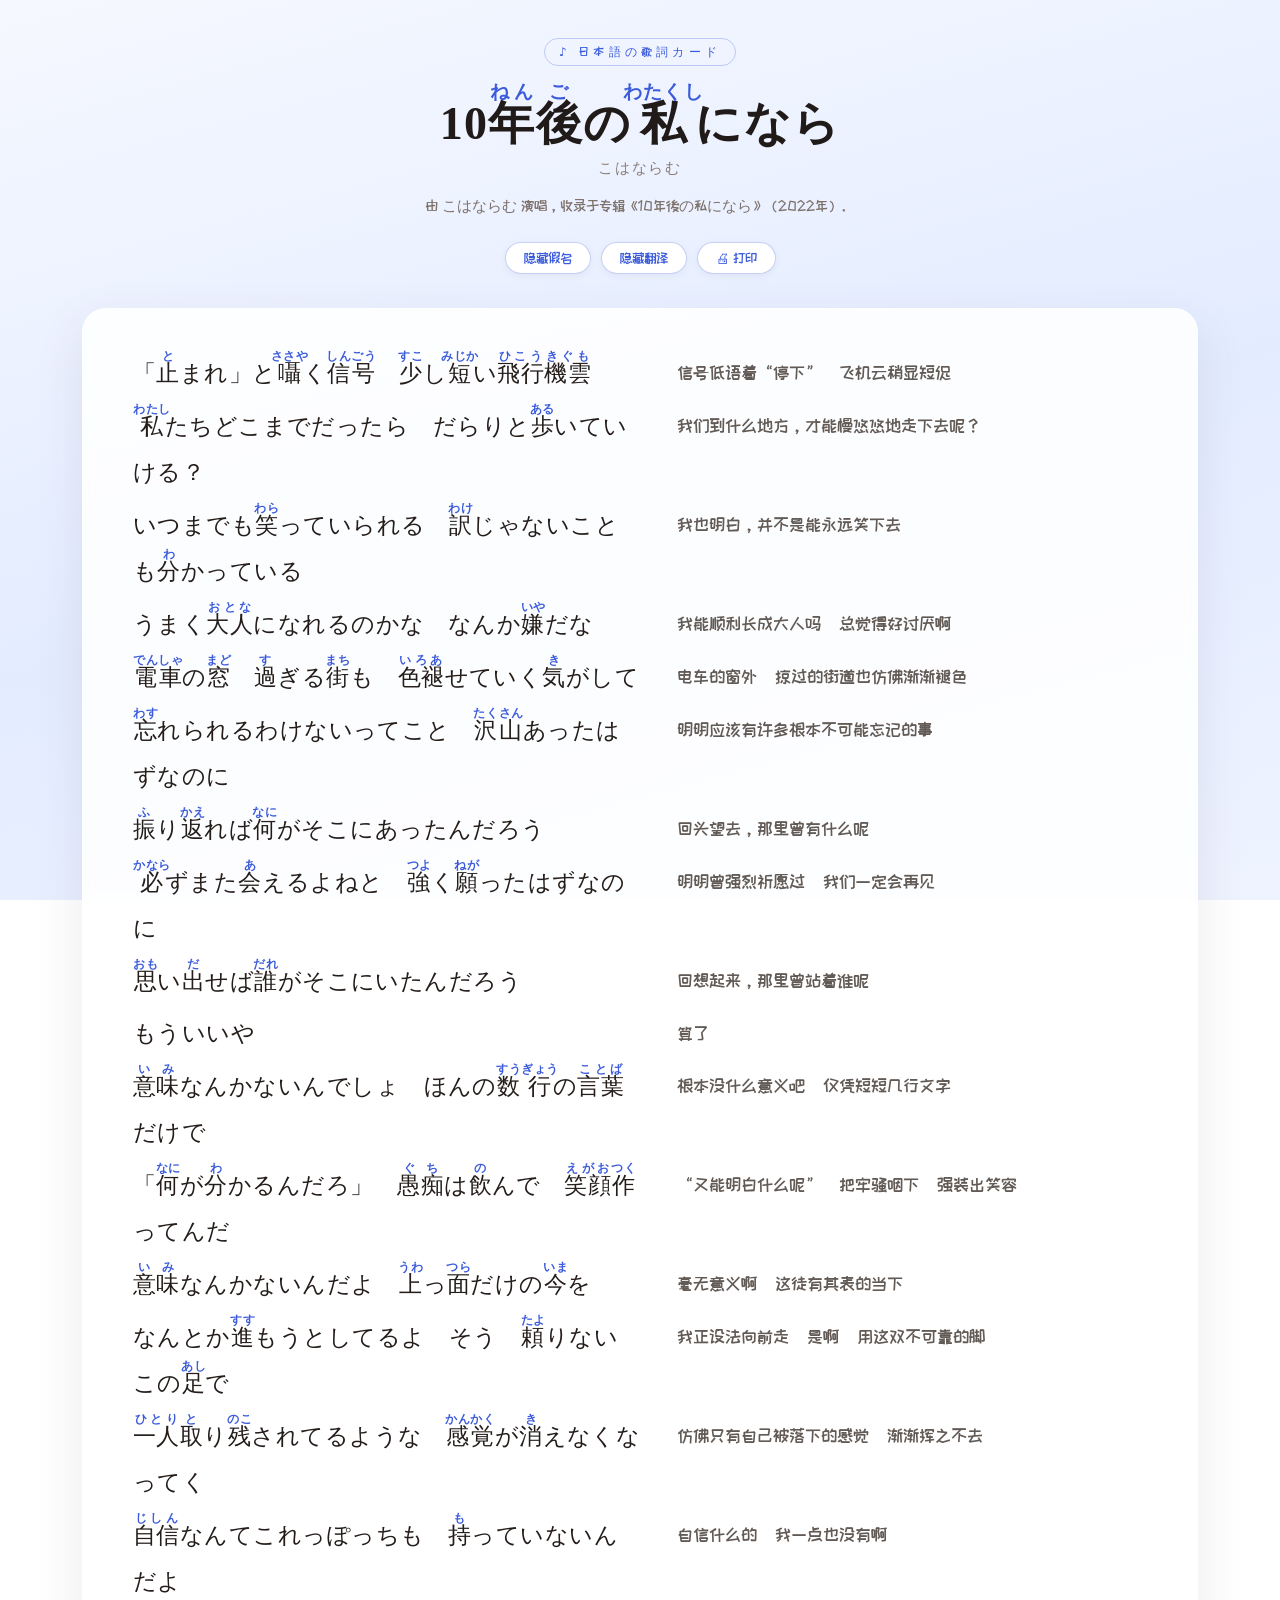
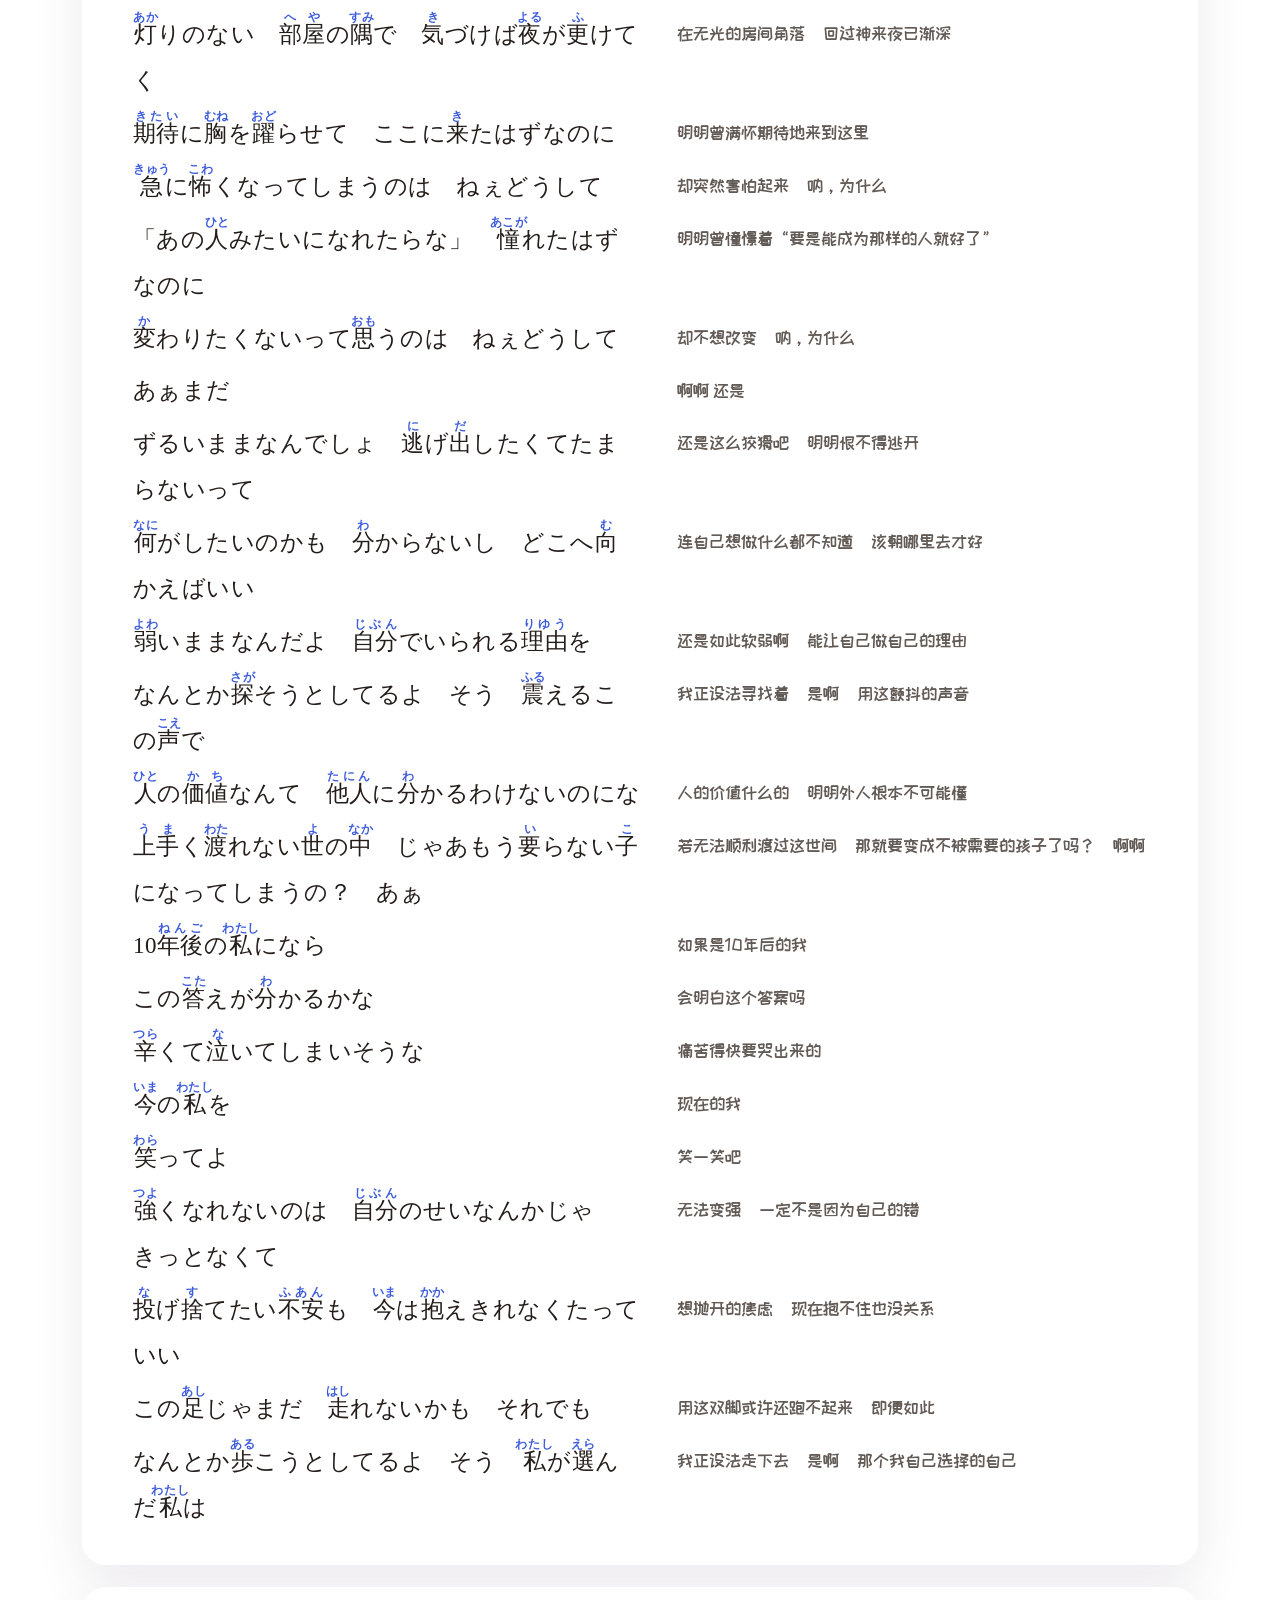
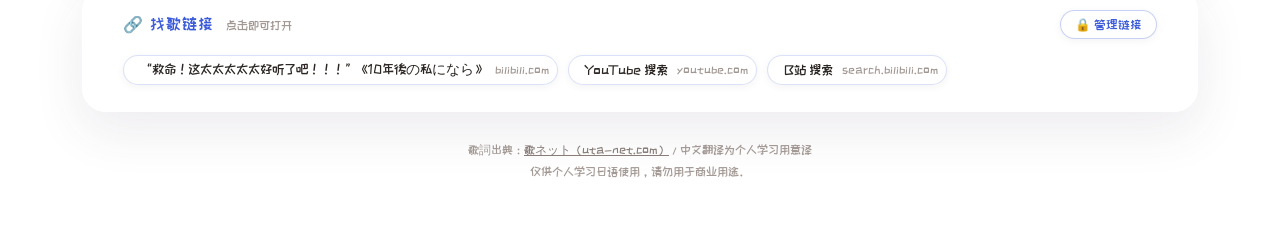
<file: site/lyrics/10年後の私になら-我的歌单01.html>
<!DOCTYPE html>
<html lang="zh-CN">
<head>
<meta charset="UTF-8">
<meta name="viewport" content="width=device-width, initial-scale=1.0">
<title>10年後の私になら - こはならむ｜日语歌词卡</title>
<style>
@import url('https://fonts.googleapis.com/css2?family=ZCOOL+KuaiLe&display=swap');

body{--accent:#3b5bdb;--accent-soft:rgba(59,91,219,.28);--bg1:#f6f8ff;--bg2:#e3ecff;--bg3:#eef3ff;--card:rgba(255,255,255,.88);--hover:rgba(59,91,219,.07);--line:rgba(59,91,219,.18);}
</style>
<style>

*{box-sizing:border-box}
body{margin:0;padding:0;
  background:linear-gradient(165deg,var(--bg1) 0%,var(--bg2) 55%,var(--bg3) 100%);
  background-attachment:fixed;color:#2b2623;
  font-family:'ZCOOL KuaiLe','幼圆','YouYuan','Yu Gothic UI','Microsoft YaHei',system-ui,sans-serif;
  -webkit-font-smoothing:antialiased;}
.page{max-width:1160px;margin:0 auto;padding:38px 22px 60px;}
header{text-align:center;margin-bottom:34px;}
.badge{display:inline-block;font-size:12px;letter-spacing:.35em;color:var(--accent);
  border:1px solid var(--accent-soft);border-radius:999px;padding:5px 14px 4px;margin-bottom:16px;}
h1.title{margin:0 0 4px;font-size:clamp(30px,5vw,46px);line-height:1.35;letter-spacing:.03em;color:#201a18;font-family:'Yu Mincho','YuMincho','Hiragino Mincho ProN','Noto Serif JP','MS Mincho',serif;}
h1.title ruby rt{font-size:.42em;color:var(--accent);font-weight:600;}
.cn-title{font-size:clamp(16px,2.2vw,21px);color:#6b5f5a;letter-spacing:.18em;margin:6px 0 2px;font-family:'ZCOOL KuaiLe','幼圆','YouYuan','Microsoft YaHei',sans-serif;}
.artist{font-size:15px;color:#8a7f7a;letter-spacing:.12em;margin-top:2px;font-family:'Yu Gothic UI','YuGothic','Hiragino Sans','Meiryo',sans-serif;}
.subtitle{font-size:14.5px;color:#7d716c;max-width:760px;margin:14px auto 4px;line-height:1.9;}
.credit{font-size:12.5px;color:#a09691;margin-top:10px;}
.controls{margin-top:22px;display:flex;gap:10px;justify-content:center;flex-wrap:wrap;}
.controls button{font-family:inherit;font-size:13.5px;color:var(--accent);background:#fff;border:1px solid var(--accent-soft);
  border-radius:999px;padding:8px 18px;cursor:pointer;transition:all .18s;box-shadow:0 2px 8px rgba(0,0,0,.05);}
.controls button:hover{background:var(--accent);color:#fff;border-color:var(--accent);}
.lyrics{background:var(--card);backdrop-filter:blur(6px);border:1px solid rgba(255,255,255,.6);
  border-radius:24px;padding:38px 40px 30px;box-shadow:0 18px 50px rgba(80,60,90,.10);}
.row{display:grid;grid-template-columns:1.08fr 1fr;column-gap:36px;align-items:start;
  padding:3px 10px;border-radius:10px;transition:background .15s;}
.row:hover{background:var(--hover);}
.jp{font-family:"Yu Mincho","YuMincho","Hiragino Mincho ProN","Noto Serif JP","MS Mincho",serif;
  font-size:clamp(18px,2.0vw,23px);line-height:2.0;letter-spacing:.02em;color:#241d1a;}
.jp ruby{ruby-position:over;ruby-align:distribute-space;}
.jp ruby rt{font-size:.5em;font-weight:600;color:var(--accent);letter-spacing:.05em;
  font-family:"Yu Gothic UI","Hiragino Sans","Meiryo",sans-serif;}
.cn{font-family:'ZCOOL KuaiLe','幼圆','YouYuan','PingFang SC','Hiragino Sans GB','Microsoft YaHei',sans-serif;
  font-size:clamp(14.5px,1.6vw,17.5px);line-height:2.0;color:#625a55;padding-top:.28em;}
body.no-rt ruby rt{display:none;}
body.no-cn .cn{display:none;}
body.no-cn .row{grid-template-columns:1fr;}
footer{margin-top:26px;text-align:center;font-size:12px;color:#a49a95;line-height:1.9;}
footer a{color:#8a7f7a;}
@media (max-width:780px){
  .lyrics{padding:24px 16px 18px;}
  .row{grid-template-columns:1fr;row-gap:2px;margin:8px 0;}
  .jp{line-height:1.95;}
  .cn{display:block;border-top:1px dashed var(--line);margin-top:2px;padding-top:4px;}
  h1.title{font-size:30px;}
}
@media print{
  body{background:#fff !important;color:#000;}
  .controls,.badge{display:none !important;}
  .lyrics{box-shadow:none;border:none;padding:0;}
  .jp{color:#000;}
  .cn{color:#333;}
  .links-tools button,.l-editor,.links-empty{display:none !important;}
}
/* ---------- 找歌链接卡片 ---------- */
.links{background:var(--card);backdrop-filter:blur(6px);border:1px solid rgba(255,255,255,.6);
  border-radius:24px;padding:22px 40px 26px;box-shadow:0 18px 50px rgba(80,60,90,.10);margin-top:22px;}
.links-head{display:flex;justify-content:space-between;align-items:center;gap:12px;flex-wrap:wrap;}
.links-title{font-size:16px;margin:0;color:var(--accent);letter-spacing:.08em;}
.links-title small{font-weight:400;color:#a09691;font-size:12px;letter-spacing:0;margin-left:6px;}
.links-tools{display:flex;gap:8px;flex-wrap:wrap;}
.links-tools button{font-family:inherit;font-size:12.5px;color:var(--accent);background:#fff;border:1px solid var(--accent-soft);
  border-radius:999px;padding:6px 14px;cursor:pointer;transition:all .18s;box-shadow:0 2px 8px rgba(0,0,0,.05);}
.links-tools button:hover{background:var(--accent);color:#fff;border-color:var(--accent);}
.links-tools button.on{background:var(--accent);color:#fff;border-color:var(--accent);}
.link-list{display:flex;flex-wrap:wrap;gap:10px;margin-top:16px;}
.links-empty{color:#a09691;font-size:13px;margin:16px 0 0;line-height:1.8;}
.chip{display:inline-flex;align-items:center;gap:8px;text-decoration:none;color:#2b2623;background:#fff;
  border:1px solid var(--line);border-radius:999px;padding:5px 8px 5px 16px;font-size:13.5px;
  box-shadow:0 2px 8px rgba(0,0,0,.05);transition:border-color .15s;}
.chip:hover{border-color:var(--accent);}
.chip a{display:inline-flex;align-items:center;gap:9px;color:inherit;text-decoration:none;}
.chip a:hover{color:var(--accent);}
.chip .host{color:#a09691;font-size:11.5px;}
.chip .x{border:none;background:none;color:#c9bfb9;font-size:14px;cursor:pointer;line-height:1;padding:2px 8px;border-radius:50%;}
.chip .x:hover{color:#fff;background:#e03131;}
.l-editor{display:flex;gap:8px;flex-wrap:wrap;margin-top:16px;align-items:center;}
.l-editor[hidden]{display:none !important;}
.l-in{font-family:inherit;font-size:13.5px;border:1px solid var(--line);border-radius:10px;padding:8px 12px;background:#fff;color:#2b2623;min-width:0;outline:none;}
.l-in:focus{border-color:var(--accent);}
.l-in#inLabel{flex:1 1 150px;}
.l-in#inUrl{flex:2 1 280px;}
.l-editor button{font-family:inherit;font-size:13.5px;color:#fff;background:var(--accent);border:none;border-radius:10px;padding:9px 18px;cursor:pointer;}
.l-editor #btnSetPw{background:none;color:var(--accent);border:1px solid var(--accent-soft);}
.l-hint{flex-basis:100%;color:#a09691;font-size:12.5px;line-height:1.8;}
.l-hint strong{color:#7d716c;}
.l-note{flex-basis:100%;color:#e03131;font-size:12px;margin:0;}
@media (max-width:780px){ .links{padding:18px 16px 20px;} .l-in{flex:1 1 100%;} }

</style>
</head>
<body>
<div class="page">
  <header>
    <div class="badge">♪ 日本語の歌詞カード</div>
    <h1 class="title">10<ruby>年<rt>ねん</rt></ruby><ruby>後<rt>ご</rt></ruby>の<ruby>私<rt>わたくし</rt></ruby>になら</h1>
    <div class="artist">こはならむ</div>
    <p class="subtitle">由 こはならむ 演唱，收录于专辑《10年後の私になら》（2022年）。</p>
    
    <div class="controls">
      <button id="btnRt" onclick="toggleRt()">隐藏假名</button>
      <button id="btnCn" onclick="toggleCn()">隐藏翻译</button>
      <button onclick="window.print()">🖨 打印</button>
    </div>
  </header>
  <main class="lyrics">
<div class="row"><div class="jp">「<ruby>止<rt>と</rt></ruby>まれ」と<ruby>囁<rt>ささや</rt></ruby>く<ruby>信号<rt>しんごう</rt></ruby>　<ruby>少<rt>すこ</rt></ruby>し<ruby>短<rt>みじか</rt></ruby>い<ruby>飛行機雲<rt>ひこうきぐも</rt></ruby></div><div class="cn">信号低语着“停下”　飞机云稍显短促</div></div>
<div class="row"><div class="jp"><ruby>私<rt>わたし</rt></ruby>たちどこまでだったら　だらりと<ruby>歩<rt>ある</rt></ruby>いていける？</div><div class="cn">我们到什么地方，才能慢悠悠地走下去呢？</div></div>
<div class="row"><div class="jp">いつまでも<ruby>笑<rt>わら</rt></ruby>っていられる　<ruby>訳<rt>わけ</rt></ruby>じゃないことも<ruby>分<rt>わ</rt></ruby>かっている</div><div class="cn">我也明白，并不是能永远笑下去</div></div>
<div class="row"><div class="jp">うまく<ruby>大人<rt>おとな</rt></ruby>になれるのかな　なんか<ruby>嫌<rt>いや</rt></ruby>だな</div><div class="cn">我能顺利长成大人吗　总觉得好讨厌啊</div></div>
<div class="row"><div class="jp"><ruby>電車<rt>でんしゃ</rt></ruby>の<ruby>窓<rt>まど</rt></ruby>　<ruby>過<rt>す</rt></ruby>ぎる<ruby>街<rt>まち</rt></ruby>も　<ruby>色褪<rt>いろあ</rt></ruby>せていく<ruby>気<rt>き</rt></ruby>がして</div><div class="cn">电车的窗外　掠过的街道也仿佛渐渐褪色</div></div>
<div class="row"><div class="jp"><ruby>忘<rt>わす</rt></ruby>れられるわけないってこと　<ruby>沢山<rt>たくさん</rt></ruby>あったはずなのに</div><div class="cn">明明应该有许多根本不可能忘记的事</div></div>
<div class="row"><div class="jp"><ruby>振<rt>ふ</rt></ruby>り<ruby>返<rt>かえ</rt></ruby>れば<ruby>何<rt>なに</rt></ruby>がそこにあったんだろう</div><div class="cn">回头望去，那里曾有什么呢</div></div>
<div class="row"><div class="jp"><ruby>必<rt>かなら</rt></ruby>ずまた<ruby>会<rt>あ</rt></ruby>えるよねと　<ruby>強<rt>つよ</rt></ruby>く<ruby>願<rt>ねが</rt></ruby>ったはずなのに</div><div class="cn">明明曾强烈祈愿过　我们一定会再见</div></div>
<div class="row"><div class="jp"><ruby>思<rt>おも</rt></ruby>い<ruby>出<rt>だ</rt></ruby>せば<ruby>誰<rt>だれ</rt></ruby>がそこにいたんだろう</div><div class="cn">回想起来，那里曾站着谁呢</div></div>
<div class="row"><div class="jp">もういいや</div><div class="cn">算了</div></div>
<div class="row"><div class="jp"><ruby>意味<rt>いみ</rt></ruby>なんかないんでしょ　ほんの<ruby>数<rt>すう</rt></ruby><ruby>行<rt>ぎょう</rt></ruby>の<ruby>言葉<rt>ことば</rt></ruby>だけで</div><div class="cn">根本没什么意义吧　仅凭短短几行文字</div></div>
<div class="row"><div class="jp">「<ruby>何<rt>なに</rt></ruby>が<ruby>分<rt>わ</rt></ruby>かるんだろ」　<ruby>愚痴<rt>ぐち</rt></ruby>は<ruby>飲<rt>の</rt></ruby>んで　<ruby>笑顔<rt>えがお</rt></ruby><ruby>作<rt>つく</rt></ruby>ってんだ</div><div class="cn">“又能明白什么呢”　把牢骚咽下　强装出笑容</div></div>
<div class="row"><div class="jp"><ruby>意味<rt>いみ</rt></ruby>なんかないんだよ　<ruby>上<rt>うわ</rt></ruby>っ<ruby>面<rt>つら</rt></ruby>だけの<ruby>今<rt>いま</rt></ruby>を</div><div class="cn">毫无意义啊　这徒有其表的当下</div></div>
<div class="row"><div class="jp">なんとか<ruby>進<rt>すす</rt></ruby>もうとしてるよ　そう　<ruby>頼<rt>たよ</rt></ruby>りないこの<ruby>足<rt>あし</rt></ruby>で</div><div class="cn">我正设法向前走　是啊　用这双不可靠的脚</div></div>
<div class="row"><div class="jp"><ruby>一人<rt>ひとり</rt></ruby><ruby>取<rt>と</rt></ruby>り<ruby>残<rt>のこ</rt></ruby>されてるような　<ruby>感覚<rt>かんかく</rt></ruby>が<ruby>消<rt>き</rt></ruby>えなくなってく</div><div class="cn">仿佛只有自己被落下的感觉　渐渐挥之不去</div></div>
<div class="row"><div class="jp"><ruby>自信<rt>じしん</rt></ruby>なんてこれっぽっちも　<ruby>持<rt>も</rt></ruby>っていないんだよ</div><div class="cn">自信什么的　我一点也没有啊</div></div>
<div class="row"><div class="jp"><ruby>灯<rt>あか</rt></ruby>りのない　<ruby>部屋<rt>へや</rt></ruby>の<ruby>隅<rt>すみ</rt></ruby>で　<ruby>気<rt>き</rt></ruby>づけば<ruby>夜<rt>よる</rt></ruby>が<ruby>更<rt>ふ</rt></ruby>けてく</div><div class="cn">在无光的房间角落　回过神来夜已渐深</div></div>
<div class="row"><div class="jp"><ruby>期待<rt>きたい</rt></ruby>に<ruby>胸<rt>むね</rt></ruby>を<ruby>躍<rt>おど</rt></ruby>らせて　ここに<ruby>来<rt>き</rt></ruby>たはずなのに</div><div class="cn">明明曾满怀期待地来到这里</div></div>
<div class="row"><div class="jp"><ruby>急<rt>きゅう</rt></ruby>に<ruby>怖<rt>こわ</rt></ruby>くなってしまうのは　ねぇどうして</div><div class="cn">却突然害怕起来　呐，为什么</div></div>
<div class="row"><div class="jp">「あの<ruby>人<rt>ひと</rt></ruby>みたいになれたらな」　<ruby>憧<rt>あこが</rt></ruby>れたはずなのに</div><div class="cn">明明曾憧憬着“要是能成为那样的人就好了”</div></div>
<div class="row"><div class="jp"><ruby>変<rt>か</rt></ruby>わりたくないって<ruby>思<rt>おも</rt></ruby>うのは　ねぇどうして</div><div class="cn">却不想改变　呐，为什么</div></div>
<div class="row"><div class="jp">あぁまだ</div><div class="cn">啊啊 还是</div></div>
<div class="row"><div class="jp">ずるいままなんでしょ　<ruby>逃<rt>に</rt></ruby>げ<ruby>出<rt>だ</rt></ruby>したくてたまらないって</div><div class="cn">还是这么狡猾吧　明明恨不得逃开</div></div>
<div class="row"><div class="jp"><ruby>何<rt>なに</rt></ruby>がしたいのかも　<ruby>分<rt>わ</rt></ruby>からないし　どこへ<ruby>向<rt>む</rt></ruby>かえばいい</div><div class="cn">连自己想做什么都不知道　该朝哪里去才好</div></div>
<div class="row"><div class="jp"><ruby>弱<rt>よわ</rt></ruby>いままなんだよ　<ruby>自分<rt>じぶん</rt></ruby>でいられる<ruby>理由<rt>りゆう</rt></ruby>を</div><div class="cn">还是如此软弱啊　能让自己做自己的理由</div></div>
<div class="row"><div class="jp">なんとか<ruby>探<rt>さが</rt></ruby>そうとしてるよ　そう　<ruby>震<rt>ふる</rt></ruby>えるこの<ruby>声<rt>こえ</rt></ruby>で</div><div class="cn">我正设法寻找着　是啊　用这颤抖的声音</div></div>
<div class="row"><div class="jp"><ruby>人<rt>ひと</rt></ruby>の<ruby>価値<rt>かち</rt></ruby>なんて　<ruby>他人<rt>たにん</rt></ruby>に<ruby>分<rt>わ</rt></ruby>かるわけないのにな</div><div class="cn">人的价值什么的　明明外人根本不可能懂</div></div>
<div class="row"><div class="jp"><ruby>上手<rt>うま</rt></ruby>く<ruby>渡<rt>わた</rt></ruby>れない<ruby>世<rt>よ</rt></ruby>の<ruby>中<rt>なか</rt></ruby>　じゃあもう<ruby>要<rt>い</rt></ruby>らない<ruby>子<rt>こ</rt></ruby>になってしまうの？　あぁ</div><div class="cn">若无法顺利渡过这世间　那就要变成不被需要的孩子了吗？　啊啊</div></div>
<div class="row"><div class="jp">10<ruby>年後<rt>ねんご</rt></ruby>の<ruby>私<rt>わたし</rt></ruby>になら</div><div class="cn">如果是10年后的我</div></div>
<div class="row"><div class="jp">この<ruby>答<rt>こた</rt></ruby>えが<ruby>分<rt>わ</rt></ruby>かるかな</div><div class="cn">会明白这个答案吗</div></div>
<div class="row"><div class="jp"><ruby>辛<rt>つら</rt></ruby>くて<ruby>泣<rt>な</rt></ruby>いてしまいそうな</div><div class="cn">痛苦得快要哭出来的</div></div>
<div class="row"><div class="jp"><ruby>今<rt>いま</rt></ruby>の<ruby>私<rt>わたし</rt></ruby>を</div><div class="cn">现在的我</div></div>
<div class="row"><div class="jp"><ruby>笑<rt>わら</rt></ruby>ってよ</div><div class="cn">笑一笑吧</div></div>
<div class="row"><div class="jp"><ruby>強<rt>つよ</rt></ruby>くなれないのは　<ruby>自分<rt>じぶん</rt></ruby>のせいなんかじゃ　きっとなくて</div><div class="cn">无法变强　一定不是因为自己的错</div></div>
<div class="row"><div class="jp"><ruby>投<rt>な</rt></ruby>げ<ruby>捨<rt>す</rt></ruby>てたい<ruby>不安<rt>ふあん</rt></ruby>も　<ruby>今<rt>いま</rt></ruby>は<ruby>抱<rt>かか</rt></ruby>えきれなくたっていい</div><div class="cn">想抛开的焦虑　现在抱不住也没关系</div></div>
<div class="row"><div class="jp">この<ruby>足<rt>あし</rt></ruby>じゃまだ　<ruby>走<rt>はし</rt></ruby>れないかも　それでも</div><div class="cn">用这双脚或许还跑不起来　即便如此</div></div>
<div class="row"><div class="jp">なんとか<ruby>歩<rt>ある</rt></ruby>こうとしてるよ　そう　<ruby>私<rt>わたし</rt></ruby>が<ruby>選<rt>えら</rt></ruby>んだ<ruby>私<rt>わたし</rt></ruby>は</div><div class="cn">我正设法走下去　是啊　那个我自己选择的自己</div></div>
  </main>
  <section class="links">
    <div class="links-head">
      <div class="links-title">🔗 找歌链接 <small>点击即可打开</small></div>
      <div class="links-tools">
        <button id="btnEdit" onclick="toggleEdit()">🔒 管理链接</button>
        <button id="btnExport" onclick="exportPage()" style="display:none">⬇ 导出本页（含链接）</button>
      </div>
    </div>
    <div id="linkList" class="link-list"></div>
    <p class="links-empty" id="linksEmpty">还没有添加链接 —— 点右上「管理链接」，粘贴 YouTube / B站 / 网易云 等地址，方便以后快速找歌。</p>
    <div class="l-editor" id="lEditor" hidden>
      <input id="inLabel" class="l-in" type="text" placeholder="名称（如：MV / 现场版 / 网易云）">
      <input id="inUrl" class="l-in" type="url" placeholder="https://… 完整链接">
      <button id="btnAdd" onclick="addLink()">＋ 添加</button>
      <button id="btnSetPw" onclick="setPw()" type="button">设密码</button>
      <div class="l-hint" id="lHint"></div>
      <p class="l-note" id="lNote"></p>
    </div>
  </section>
  <footer>
    歌詞出典：<a href="https://www.uta-net.com" target="_blank" rel="noreferrer">歌ネット（uta-net.com）</a>／中文翻译为个人学习用意译<br>
    仅供个人学习日语使用，请勿用于商业用途。
  </footer>
</div>
<script>
function toggleRt(){
  var on=document.body.classList.toggle('no-rt');
  document.getElementById('btnRt').textContent = on ? '显示假名' : '隐藏假名';
}
function toggleCn(){
  var on=document.body.classList.toggle('no-cn');
  document.getElementById('btnCn').textContent = on ? '显示翻译' : '隐藏翻译';
}
</script>
<script id="linksData">
window.__linksInit = [["“救命！这太太太太太好听了吧！！！”《10年後の私になら》", "https://www.bilibili.com/video/BV1fG1vYDEzd/"], ["YouTube 搜索", "https://www.youtube.com/results?search_query=10%E5%B9%B4%E5%BE%8C%E3%81%AE%E7%A7%81%E3%81%AB%E3%81%AA%E3%82%89+%E3%81%93%E3%81%AF%E3%81%AA%E3%82%89%E3%82%80"], ["B站 搜索", "https://search.bilibili.com/all?keyword=10%E5%B9%B4%E5%BE%8C%E3%81%AE%E7%A7%81%E3%81%AB%E3%81%AA%E3%82%89+%E3%81%93%E3%81%AF%E3%81%AA%E3%82%89%E3%82%80"]];
window.__linksPw = "";
</script>
<script>
/* ===== 找歌链接管理 =====
   规则：每首歌的链接 = 页面内置默认 + 本浏览器里的增删（localStorage 按页面名存）。
   其他访客打开这个文件/网站时，改的是“他自己的浏览器”，永远影响不到你看到的列表。
   「管理密码」：EDITOR_KEY 非空时（或本机设过密码），增删必须先输密码；导出/分享的文件同样生效。 */
(function(){
  var file = decodeURIComponent((location.pathname.split('/').pop() || 'page'));
  var LS='tk_links_'+file, PS='tk_pw_'+file;
  var mem={}, memOk=true;
  try{ localStorage.setItem('__t','1'); localStorage.removeItem('__t'); }
  catch(e){ memOk=false; }
  function load(k){ if(memOk){ try{ return localStorage.getItem(k); }catch(e){ return null; } } return (k in mem)?mem[k]:null; }
  function save(k,v){ if(memOk){ try{ localStorage.setItem(k,v); return; }catch(e){} } mem[k]=v; }
  function del(k){ if(memOk){ try{ localStorage.removeItem(k); return; }catch(e){} } delete mem[k]; }
  var pwStored = load(PS);
  var PAGE_PW = (typeof window.__linksPw!=='undefined' && window.__linksPw) ? window.__linksPw : '';
  var baked = (typeof window.__linksInit!=='undefined' && Array.isArray(window.__linksInit)) ? window.__linksInit : [];
  function bakedUrls(){ return baked.map(function(x){ return x && x[1]; }); }
  function loadLocalExtras(){
    var raw = load(LS);
    if(raw){ try{
      var o=JSON.parse(raw);
      if(o && Array.isArray(o.list)){
        var bu=bakedUrls();
        // 旧数据里可能存过“整份列表”，过滤掉与数据库重复的部分，只保留本机新增
        return o.list.filter(function(it){ return it && it[1] && bu.indexOf(it[1])<0; });
      }
    }catch(e){} }
    return [];
  }
  var localExtras = loadLocalExtras();
  // 页面最终列表 = 数据库/内置链接（所有人可见） + 本机新增（只影响自己）
  function currentList(){ return baked.concat(localExtras); }
  function persist(list){
    var bu=bakedUrls();
    localExtras = list.filter(function(it){ return it && it[1] && bu.indexOf(it[1])<0; });
    save(LS, JSON.stringify({list:localExtras}));
  }
  var editOn=false, req = pwStored || PAGE_PW;
  function hostOf(u){ try{ return new URL(u).host.replace(/^www\./,''); }catch(e){ return ''; } }
  function esc(s){ return String(s).replace(/&/g,'&amp;').replace(/</g,'&lt;').replace(/>/g,'&gt;').replace(/"/g,'&quot;'); }
  function render(){
    var list=currentList(), box=document.getElementById('linkList'), empty=document.getElementById('linksEmpty');
    box.innerHTML='';
    if(!list.length){ empty.style.display='block'; }
    else{
      empty.style.display='none';
      list.forEach(function(it,i){
        var label=(it && it[0]) || (it && it[1]) || '', url=(it && it[1]) || '';
        if(!url) return;
        var span=document.createElement('span'); span.className='chip';
        var a=document.createElement('a'); a.href=url; a.target='_blank'; a.rel='noreferrer';
        a.innerHTML='<span class="cl">'+esc(label)+'</span><span class="host">'+esc(hostOf(url))+'</span>';
        span.appendChild(a);
        if(editOn){
          var x=document.createElement('button');
          x.className='x'; x.title=(i<baked.length?'来自数据库，需在 songs.db 里删除':'删除本机新增'); x.type='button'; x.textContent='✕';
          x.onclick=(function(k){ return function(ev){ ev.preventDefault(); ev.stopPropagation();
            if(k<baked.length){ alert('这条来自数据库（songs.db），所有设备都能看到；要删除请用 linkdb.py rm，或直接告诉我。'); return; }
            if(confirm('删除这条本机新增的链接？')){ var l=currentList(); l.splice(k,1); persist(l); render(); } }; })(i);
          span.appendChild(x);
        }
        box.appendChild(span);
      });
    }
    if(editOn){
      document.getElementById('lEditor').hidden=false;
      var h='列表 = <strong>数据库链接</strong>（所有人可见） + <strong>本机新增</strong>（仅自己）。数据库链接用 _tools\\linkdb.py 管理；点「导出本页」可把全部链接写进一个 html 带走或分享。';
      if(req){ h+=' 密码已启用：不知道密码的访客无法增删。'; }
      else{ h+=' 目前<strong>未设密码</strong>：任何访客都能增删，但只影响各自的浏览器。建议点「设密码」或改 lyric_build.py 的 EDITOR_KEY 后重新构建。'; }
      document.getElementById('lHint').innerHTML=h;
      document.getElementById('lNote').textContent = memOk ? '' : '注意：此环境不支持 localStorage，本次改动关闭页面后会丢失。';
    } else {
      document.getElementById('lEditor').hidden=true;
    }
  }
  window.toggleEdit=function(){
    if(!editOn){
      if(req){
        var p=prompt('请输入管理密码：');
        if(p===null) return;
        if(p!==req){ alert('密码错误'); return; }
      }
      editOn=true;
      var b=document.getElementById('btnEdit');
      b.textContent='🔓 完成编辑'; b.classList.add('on');
      document.getElementById('btnExport').style.display='';
    } else {
      editOn=false;
      var b2=document.getElementById('btnEdit');
      b2.textContent='🔒 管理链接'; b2.classList.remove('on');
      document.getElementById('btnExport').style.display='none';
    }
    render();
  };
  window.addLink=function(){
    var label=document.getElementById('inLabel').value.trim();
    var url=document.getElementById('inUrl').value.trim();
    if(!/^https?:\/\//i.test(url)){ alert('链接要以 http:// 或 https:// 开头'); return; }
    if(!label) label=url;
    var list=currentList(); list.push([label,url]);
    persist(list); render();
    document.getElementById('inLabel').value=''; document.getElementById('inUrl').value='';
  };
  window.setPw=function(){
    var p=prompt('设置本机管理密码（留空 = 取消保护）。设置后增删链接都要先输入它。');
    if(p===null) return;
    if(p===''){ pwStored=''; del(PS); }
    else { pwStored=p; save(PS,p); }
    req = pwStored || PAGE_PW;
    alert(req ? '密码已启用。' : '保护已取消（任何访客都能增删，但只影响各自浏览器）。');
  };
  window.exportPage=function(){
    var list=currentList();
    var doc=document.getElementById('linksData');
    var old=doc.textContent;
    function jsSafe(o){ return JSON.stringify(o).replace(/<\//g,'<\\/'); }
    var fresh='window.__linksInit = '+jsSafe(list)+';\nwindow.__linksPw = '+jsSafe(PAGE_PW)+';';
    var html=document.documentElement.outerHTML.replace(old, fresh);
    var blob=new Blob([html],{type:'text/html;charset=utf-8'});
    var a=document.createElement('a');
    a.href=URL.createObjectURL(blob);
    a.download=file;
    document.body.appendChild(a); a.click();
    setTimeout(function(){ URL.revokeObjectURL(a.href); a.remove(); }, 500);
    alert('已导出：'+file+'\n这个新文件已把当前全部链接写进页面，发给别人或上传后，他们也能看到这些链接。');
  };
  render();
})();
</script>
</body>
</html>
</file>
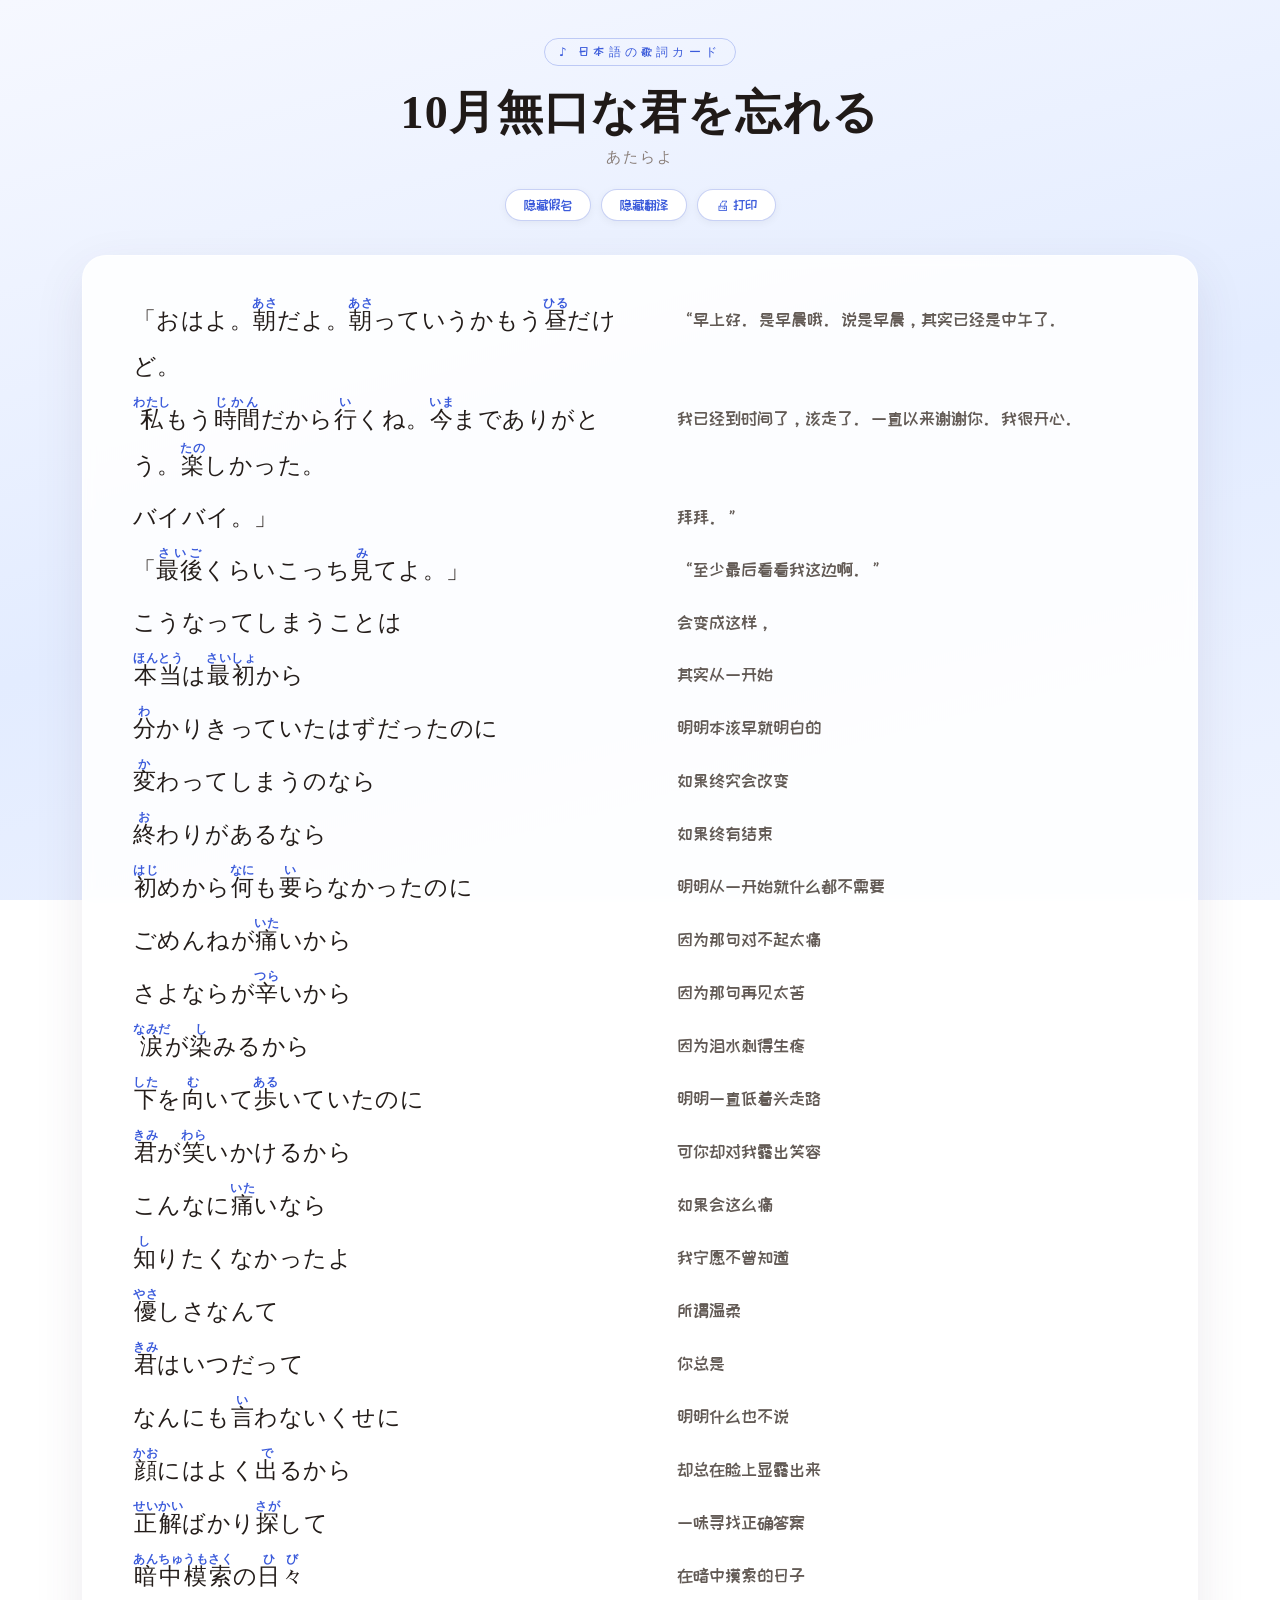
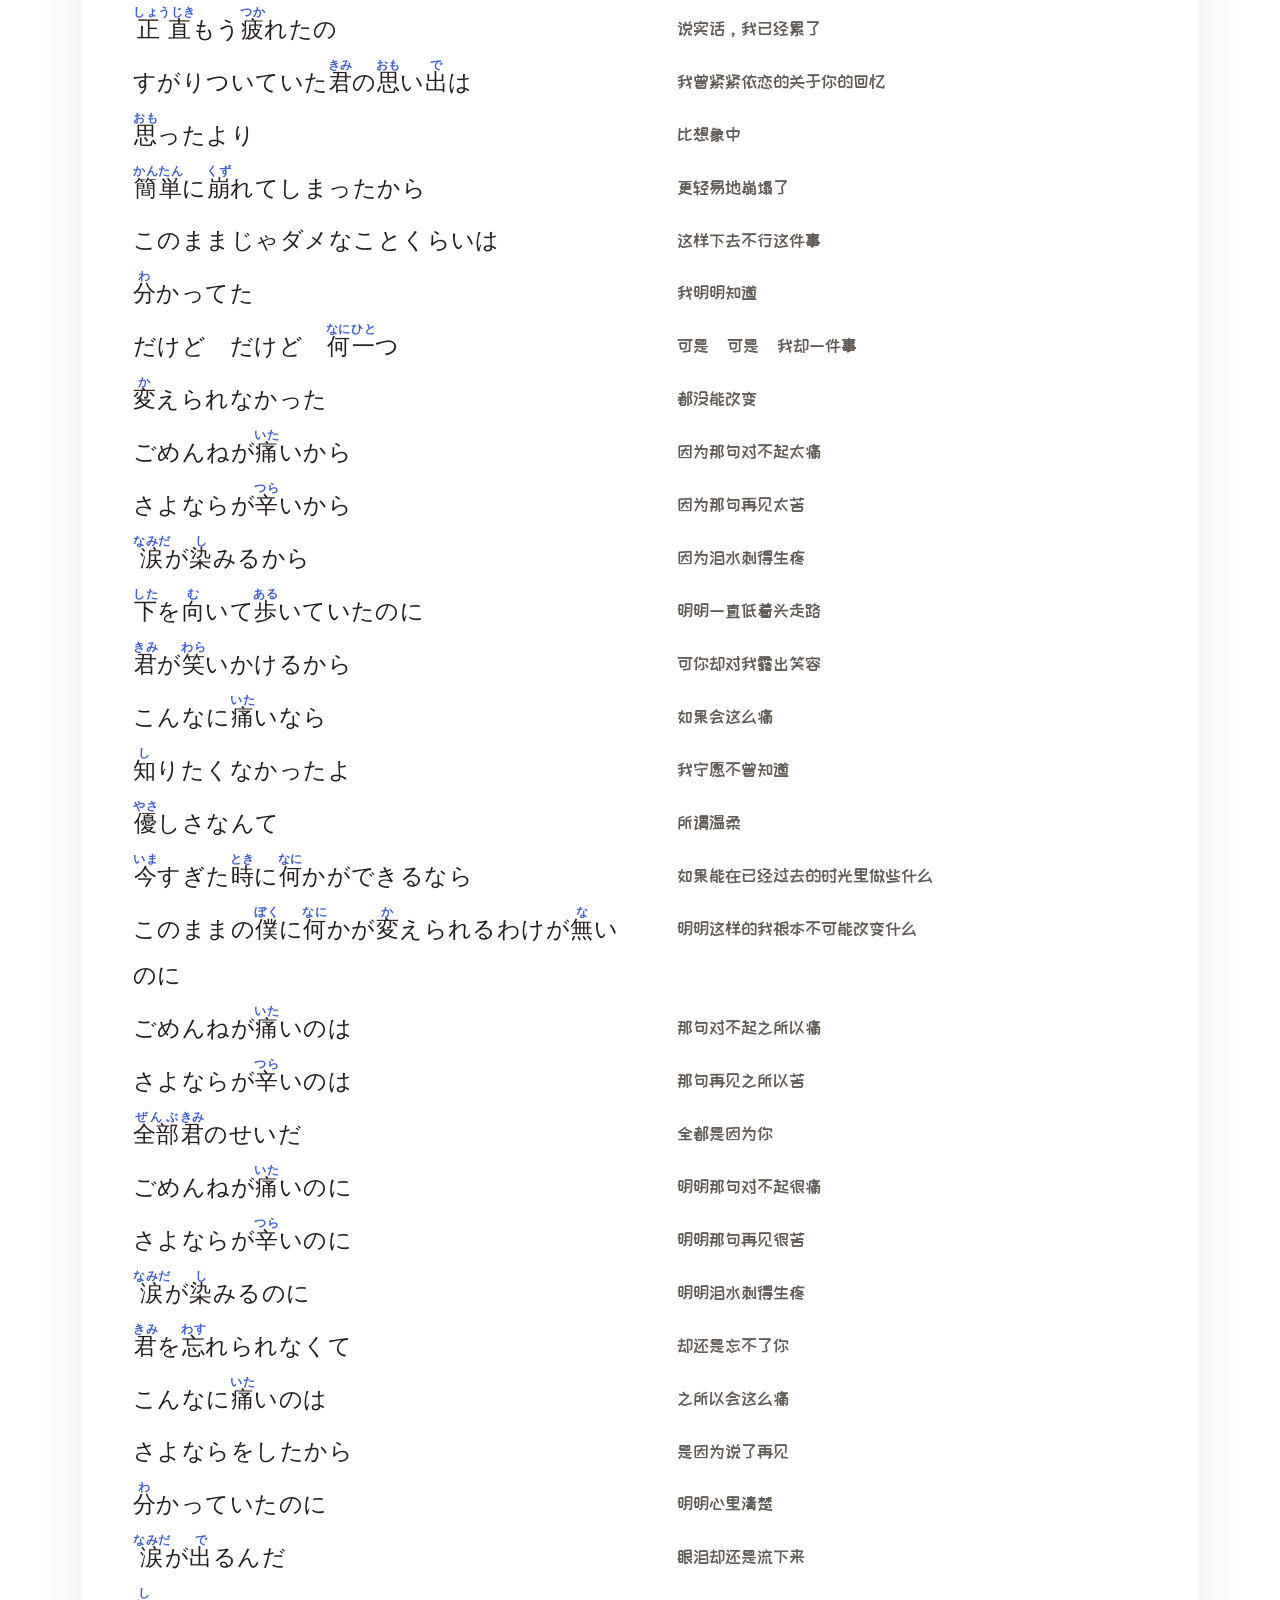
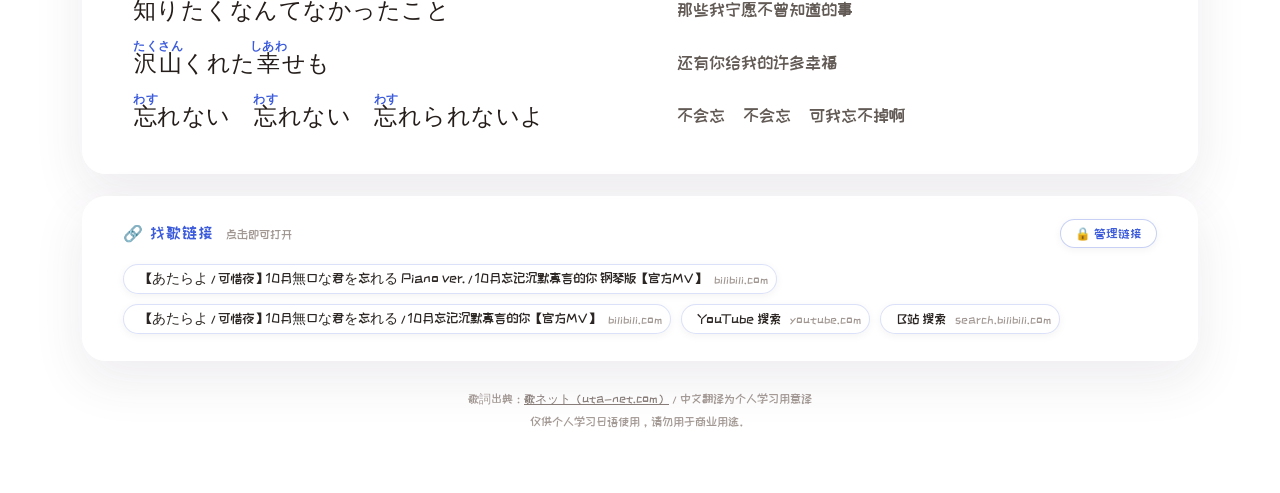
<file: site/lyrics/10月無口な君を忘れる-あたらよ.html>
<!DOCTYPE html>
<html lang="zh-CN">
<head>
<meta charset="UTF-8">
<meta name="viewport" content="width=device-width, initial-scale=1.0">
<title>10月無口な君を忘れる - あたらよ｜日语歌词卡</title>
<style>
@import url('https://fonts.googleapis.com/css2?family=ZCOOL+KuaiLe&display=swap');

body{--accent:#3b5bdb;--accent-soft:rgba(59,91,219,.28);--bg1:#f6f8ff;--bg2:#e3ecff;--bg3:#eef3ff;--card:rgba(255,255,255,.88);--hover:rgba(59,91,219,.07);--line:rgba(59,91,219,.18);}
</style>
<style>

*{box-sizing:border-box}
body{margin:0;padding:0;
  background:linear-gradient(165deg,var(--bg1) 0%,var(--bg2) 55%,var(--bg3) 100%);
  background-attachment:fixed;color:#2b2623;
  font-family:'ZCOOL KuaiLe','幼圆','YouYuan','Yu Gothic UI','Microsoft YaHei',system-ui,sans-serif;
  -webkit-font-smoothing:antialiased;}
.page{max-width:1160px;margin:0 auto;padding:38px 22px 60px;}
header{text-align:center;margin-bottom:34px;}
.badge{display:inline-block;font-size:12px;letter-spacing:.35em;color:var(--accent);
  border:1px solid var(--accent-soft);border-radius:999px;padding:5px 14px 4px;margin-bottom:16px;}
h1.title{margin:0 0 4px;font-size:clamp(30px,5vw,46px);line-height:1.35;letter-spacing:.03em;color:#201a18;font-family:'Yu Mincho','YuMincho','Hiragino Mincho ProN','Noto Serif JP','MS Mincho',serif;}
h1.title ruby rt{font-size:.42em;color:var(--accent);font-weight:600;}
.cn-title{font-size:clamp(16px,2.2vw,21px);color:#6b5f5a;letter-spacing:.18em;margin:6px 0 2px;font-family:'ZCOOL KuaiLe','幼圆','YouYuan','Microsoft YaHei',sans-serif;}
.artist{font-size:15px;color:#8a7f7a;letter-spacing:.12em;margin-top:2px;font-family:'Yu Gothic UI','YuGothic','Hiragino Sans','Meiryo',sans-serif;}
.subtitle{font-size:14.5px;color:#7d716c;max-width:760px;margin:14px auto 4px;line-height:1.9;}
.credit{font-size:12.5px;color:#a09691;margin-top:10px;}
.controls{margin-top:22px;display:flex;gap:10px;justify-content:center;flex-wrap:wrap;}
.controls button{font-family:inherit;font-size:13.5px;color:var(--accent);background:#fff;border:1px solid var(--accent-soft);
  border-radius:999px;padding:8px 18px;cursor:pointer;transition:all .18s;box-shadow:0 2px 8px rgba(0,0,0,.05);}
.controls button:hover{background:var(--accent);color:#fff;border-color:var(--accent);}
.lyrics{background:var(--card);backdrop-filter:blur(6px);border:1px solid rgba(255,255,255,.6);
  border-radius:24px;padding:38px 40px 30px;box-shadow:0 18px 50px rgba(80,60,90,.10);}
.row{display:grid;grid-template-columns:1.08fr 1fr;column-gap:36px;align-items:start;
  padding:3px 10px;border-radius:10px;transition:background .15s;}
.row:hover{background:var(--hover);}
.jp{font-family:"Yu Mincho","YuMincho","Hiragino Mincho ProN","Noto Serif JP","MS Mincho",serif;
  font-size:clamp(18px,2.0vw,23px);line-height:2.0;letter-spacing:.02em;color:#241d1a;}
.jp ruby{ruby-position:over;ruby-align:distribute-space;}
.jp ruby rt{font-size:.5em;font-weight:600;color:var(--accent);letter-spacing:.05em;
  font-family:"Yu Gothic UI","Hiragino Sans","Meiryo",sans-serif;}
.cn{font-family:'ZCOOL KuaiLe','幼圆','YouYuan','PingFang SC','Hiragino Sans GB','Microsoft YaHei',sans-serif;
  font-size:clamp(14.5px,1.6vw,17.5px);line-height:2.0;color:#625a55;padding-top:.28em;}
body.no-rt ruby rt{display:none;}
body.no-cn .cn{display:none;}
body.no-cn .row{grid-template-columns:1fr;}
footer{margin-top:26px;text-align:center;font-size:12px;color:#a49a95;line-height:1.9;}
footer a{color:#8a7f7a;}
@media (max-width:780px){
  .lyrics{padding:24px 16px 18px;}
  .row{grid-template-columns:1fr;row-gap:2px;margin:8px 0;}
  .jp{line-height:1.95;}
  .cn{display:block;border-top:1px dashed var(--line);margin-top:2px;padding-top:4px;}
  h1.title{font-size:30px;}
}
@media print{
  body{background:#fff !important;color:#000;}
  .controls,.badge{display:none !important;}
  .lyrics{box-shadow:none;border:none;padding:0;}
  .jp{color:#000;}
  .cn{color:#333;}
  .links-tools button,.l-editor,.links-empty{display:none !important;}
}
/* ---------- 找歌链接卡片 ---------- */
.links{background:var(--card);backdrop-filter:blur(6px);border:1px solid rgba(255,255,255,.6);
  border-radius:24px;padding:22px 40px 26px;box-shadow:0 18px 50px rgba(80,60,90,.10);margin-top:22px;}
.links-head{display:flex;justify-content:space-between;align-items:center;gap:12px;flex-wrap:wrap;}
.links-title{font-size:16px;margin:0;color:var(--accent);letter-spacing:.08em;}
.links-title small{font-weight:400;color:#a09691;font-size:12px;letter-spacing:0;margin-left:6px;}
.links-tools{display:flex;gap:8px;flex-wrap:wrap;}
.links-tools button{font-family:inherit;font-size:12.5px;color:var(--accent);background:#fff;border:1px solid var(--accent-soft);
  border-radius:999px;padding:6px 14px;cursor:pointer;transition:all .18s;box-shadow:0 2px 8px rgba(0,0,0,.05);}
.links-tools button:hover{background:var(--accent);color:#fff;border-color:var(--accent);}
.links-tools button.on{background:var(--accent);color:#fff;border-color:var(--accent);}
.link-list{display:flex;flex-wrap:wrap;gap:10px;margin-top:16px;}
.links-empty{color:#a09691;font-size:13px;margin:16px 0 0;line-height:1.8;}
.chip{display:inline-flex;align-items:center;gap:8px;text-decoration:none;color:#2b2623;background:#fff;
  border:1px solid var(--line);border-radius:999px;padding:5px 8px 5px 16px;font-size:13.5px;
  box-shadow:0 2px 8px rgba(0,0,0,.05);transition:border-color .15s;}
.chip:hover{border-color:var(--accent);}
.chip a{display:inline-flex;align-items:center;gap:9px;color:inherit;text-decoration:none;}
.chip a:hover{color:var(--accent);}
.chip .host{color:#a09691;font-size:11.5px;}
.chip .x{border:none;background:none;color:#c9bfb9;font-size:14px;cursor:pointer;line-height:1;padding:2px 8px;border-radius:50%;}
.chip .x:hover{color:#fff;background:#e03131;}
.l-editor{display:flex;gap:8px;flex-wrap:wrap;margin-top:16px;align-items:center;}
.l-editor[hidden]{display:none !important;}
.l-in{font-family:inherit;font-size:13.5px;border:1px solid var(--line);border-radius:10px;padding:8px 12px;background:#fff;color:#2b2623;min-width:0;outline:none;}
.l-in:focus{border-color:var(--accent);}
.l-in#inLabel{flex:1 1 150px;}
.l-in#inUrl{flex:2 1 280px;}
.l-editor button{font-family:inherit;font-size:13.5px;color:#fff;background:var(--accent);border:none;border-radius:10px;padding:9px 18px;cursor:pointer;}
.l-editor #btnSetPw{background:none;color:var(--accent);border:1px solid var(--accent-soft);}
.l-hint{flex-basis:100%;color:#a09691;font-size:12.5px;line-height:1.8;}
.l-hint strong{color:#7d716c;}
.l-note{flex-basis:100%;color:#e03131;font-size:12px;margin:0;}
@media (max-width:780px){ .links{padding:18px 16px 20px;} .l-in{flex:1 1 100%;} }

</style>
</head>
<body>
<div class="page">
  <header>
    <div class="badge">♪ 日本語の歌詞カード</div>
    <h1 class="title">10月無口な君を忘れる</h1>
    <div class="artist">あたらよ</div>
    
    
    <div class="controls">
      <button id="btnRt" onclick="toggleRt()">隐藏假名</button>
      <button id="btnCn" onclick="toggleCn()">隐藏翻译</button>
      <button onclick="window.print()">🖨 打印</button>
    </div>
  </header>
  <main class="lyrics">
<div class="row"><div class="jp">「おはよ。<ruby>朝<rt>あさ</rt></ruby>だよ。<ruby>朝<rt>あさ</rt></ruby>っていうかもう<ruby>昼<rt>ひる</rt></ruby>だけど。</div><div class="cn">“早上好。是早晨哦。说是早晨，其实已经是中午了。</div></div>
<div class="row"><div class="jp"><ruby>私<rt>わたし</rt></ruby>もう<ruby>時間<rt>じかん</rt></ruby>だから<ruby>行<rt>い</rt></ruby>くね。<ruby>今<rt>いま</rt></ruby>までありがとう。<ruby>楽<rt>たの</rt></ruby>しかった。</div><div class="cn">我已经到时间了，该走了。一直以来谢谢你。我很开心。</div></div>
<div class="row"><div class="jp">バイバイ。」</div><div class="cn">拜拜。”</div></div>
<div class="row"><div class="jp">「<ruby>最後<rt>さいご</rt></ruby>くらいこっち<ruby>見<rt>み</rt></ruby>てよ。」</div><div class="cn">“至少最后看看我这边啊。”</div></div>
<div class="row"><div class="jp">こうなってしまうことは</div><div class="cn">会变成这样，</div></div>
<div class="row"><div class="jp"><ruby>本当<rt>ほんとう</rt></ruby>は<ruby>最初<rt>さいしょ</rt></ruby>から</div><div class="cn">其实从一开始</div></div>
<div class="row"><div class="jp"><ruby>分<rt>わ</rt></ruby>かりきっていたはずだったのに</div><div class="cn">明明本该早就明白的</div></div>
<div class="row"><div class="jp"><ruby>変<rt>か</rt></ruby>わってしまうのなら</div><div class="cn">如果终究会改变</div></div>
<div class="row"><div class="jp"><ruby>終<rt>お</rt></ruby>わりがあるなら</div><div class="cn">如果终有结束</div></div>
<div class="row"><div class="jp"><ruby>初<rt>はじ</rt></ruby>めから<ruby>何<rt>なに</rt></ruby>も<ruby>要<rt>い</rt></ruby>らなかったのに</div><div class="cn">明明从一开始就什么都不需要</div></div>
<div class="row"><div class="jp">ごめんねが<ruby>痛<rt>いた</rt></ruby>いから</div><div class="cn">因为那句对不起太痛</div></div>
<div class="row"><div class="jp">さよならが<ruby>辛<rt>つら</rt></ruby>いから</div><div class="cn">因为那句再见太苦</div></div>
<div class="row"><div class="jp"><ruby>涙<rt>なみだ</rt></ruby>が<ruby>染<rt>し</rt></ruby>みるから</div><div class="cn">因为泪水刺得生疼</div></div>
<div class="row"><div class="jp"><ruby>下<rt>した</rt></ruby>を<ruby>向<rt>む</rt></ruby>いて<ruby>歩<rt>ある</rt></ruby>いていたのに</div><div class="cn">明明一直低着头走路</div></div>
<div class="row"><div class="jp"><ruby>君<rt>きみ</rt></ruby>が<ruby>笑<rt>わら</rt></ruby>いかけるから</div><div class="cn">可你却对我露出笑容</div></div>
<div class="row"><div class="jp">こんなに<ruby>痛<rt>いた</rt></ruby>いなら</div><div class="cn">如果会这么痛</div></div>
<div class="row"><div class="jp"><ruby>知<rt>し</rt></ruby>りたくなかったよ</div><div class="cn">我宁愿不曾知道</div></div>
<div class="row"><div class="jp"><ruby>優<rt>やさ</rt></ruby>しさなんて</div><div class="cn">所谓温柔</div></div>
<div class="row"><div class="jp"><ruby>君<rt>きみ</rt></ruby>はいつだって</div><div class="cn">你总是</div></div>
<div class="row"><div class="jp">なんにも<ruby>言<rt>い</rt></ruby>わないくせに</div><div class="cn">明明什么也不说</div></div>
<div class="row"><div class="jp"><ruby>顔<rt>かお</rt></ruby>にはよく<ruby>出<rt>で</rt></ruby>るから</div><div class="cn">却总在脸上显露出来</div></div>
<div class="row"><div class="jp"><ruby>正解<rt>せいかい</rt></ruby>ばかり<ruby>探<rt>さが</rt></ruby>して</div><div class="cn">一味寻找正确答案</div></div>
<div class="row"><div class="jp"><ruby>暗中模索<rt>あんちゅうもさく</rt></ruby>の<ruby>日々<rt>ひび</rt></ruby></div><div class="cn">在暗中摸索的日子</div></div>
<div class="row"><div class="jp"><ruby>正直<rt>しょうじき</rt></ruby>もう<ruby>疲<rt>つか</rt></ruby>れたの</div><div class="cn">说实话，我已经累了</div></div>
<div class="row"><div class="jp">すがりついていた<ruby>君<rt>きみ</rt></ruby>の<ruby>思<rt>おも</rt></ruby>い<ruby>出<rt>で</rt></ruby>は</div><div class="cn">我曾紧紧依恋的关于你的回忆</div></div>
<div class="row"><div class="jp"><ruby>思<rt>おも</rt></ruby>ったより</div><div class="cn">比想象中</div></div>
<div class="row"><div class="jp"><ruby>簡単<rt>かんたん</rt></ruby>に<ruby>崩<rt>くず</rt></ruby>れてしまったから</div><div class="cn">更轻易地崩塌了</div></div>
<div class="row"><div class="jp">このままじゃダメなことくらいは</div><div class="cn">这样下去不行这件事</div></div>
<div class="row"><div class="jp"><ruby>分<rt>わ</rt></ruby>かってた</div><div class="cn">我明明知道</div></div>
<div class="row"><div class="jp">だけど　だけど　<ruby>何<rt>なに</rt></ruby><ruby>一<rt>ひと</rt></ruby>つ</div><div class="cn">可是　可是　我却一件事</div></div>
<div class="row"><div class="jp"><ruby>変<rt>か</rt></ruby>えられなかった</div><div class="cn">都没能改变</div></div>
<div class="row"><div class="jp">ごめんねが<ruby>痛<rt>いた</rt></ruby>いから</div><div class="cn">因为那句对不起太痛</div></div>
<div class="row"><div class="jp">さよならが<ruby>辛<rt>つら</rt></ruby>いから</div><div class="cn">因为那句再见太苦</div></div>
<div class="row"><div class="jp"><ruby>涙<rt>なみだ</rt></ruby>が<ruby>染<rt>し</rt></ruby>みるから</div><div class="cn">因为泪水刺得生疼</div></div>
<div class="row"><div class="jp"><ruby>下<rt>した</rt></ruby>を<ruby>向<rt>む</rt></ruby>いて<ruby>歩<rt>ある</rt></ruby>いていたのに</div><div class="cn">明明一直低着头走路</div></div>
<div class="row"><div class="jp"><ruby>君<rt>きみ</rt></ruby>が<ruby>笑<rt>わら</rt></ruby>いかけるから</div><div class="cn">可你却对我露出笑容</div></div>
<div class="row"><div class="jp">こんなに<ruby>痛<rt>いた</rt></ruby>いなら</div><div class="cn">如果会这么痛</div></div>
<div class="row"><div class="jp"><ruby>知<rt>し</rt></ruby>りたくなかったよ</div><div class="cn">我宁愿不曾知道</div></div>
<div class="row"><div class="jp"><ruby>優<rt>やさ</rt></ruby>しさなんて</div><div class="cn">所谓温柔</div></div>
<div class="row"><div class="jp"><ruby>今<rt>いま</rt></ruby>すぎた<ruby>時<rt>とき</rt></ruby>に<ruby>何<rt>なに</rt></ruby>かができるなら</div><div class="cn">如果能在已经过去的时光里做些什么</div></div>
<div class="row"><div class="jp">このままの<ruby>僕<rt>ぼく</rt></ruby>に<ruby>何<rt>なに</rt></ruby>かが<ruby>変<rt>か</rt></ruby>えられるわけが<ruby>無<rt>な</rt></ruby>いのに</div><div class="cn">明明这样的我根本不可能改变什么</div></div>
<div class="row"><div class="jp">ごめんねが<ruby>痛<rt>いた</rt></ruby>いのは</div><div class="cn">那句对不起之所以痛</div></div>
<div class="row"><div class="jp">さよならが<ruby>辛<rt>つら</rt></ruby>いのは</div><div class="cn">那句再见之所以苦</div></div>
<div class="row"><div class="jp"><ruby>全部<rt>ぜんぶ</rt></ruby><ruby>君<rt>きみ</rt></ruby>のせいだ</div><div class="cn">全都是因为你</div></div>
<div class="row"><div class="jp">ごめんねが<ruby>痛<rt>いた</rt></ruby>いのに</div><div class="cn">明明那句对不起很痛</div></div>
<div class="row"><div class="jp">さよならが<ruby>辛<rt>つら</rt></ruby>いのに</div><div class="cn">明明那句再见很苦</div></div>
<div class="row"><div class="jp"><ruby>涙<rt>なみだ</rt></ruby>が<ruby>染<rt>し</rt></ruby>みるのに</div><div class="cn">明明泪水刺得生疼</div></div>
<div class="row"><div class="jp"><ruby>君<rt>きみ</rt></ruby>を<ruby>忘<rt>わす</rt></ruby>れられなくて</div><div class="cn">却还是忘不了你</div></div>
<div class="row"><div class="jp">こんなに<ruby>痛<rt>いた</rt></ruby>いのは</div><div class="cn">之所以会这么痛</div></div>
<div class="row"><div class="jp">さよならをしたから</div><div class="cn">是因为说了再见</div></div>
<div class="row"><div class="jp"><ruby>分<rt>わ</rt></ruby>かっていたのに</div><div class="cn">明明心里清楚</div></div>
<div class="row"><div class="jp"><ruby>涙<rt>なみだ</rt></ruby>が<ruby>出<rt>で</rt></ruby>るんだ</div><div class="cn">眼泪却还是流下来</div></div>
<div class="row"><div class="jp"><ruby>知<rt>し</rt></ruby>りたくなんてなかったこと</div><div class="cn">那些我宁愿不曾知道的事</div></div>
<div class="row"><div class="jp"><ruby>沢山<rt>たくさん</rt></ruby>くれた<ruby>幸<rt>しあわ</rt></ruby>せも</div><div class="cn">还有你给我的许多幸福</div></div>
<div class="row"><div class="jp"><ruby>忘<rt>わす</rt></ruby>れない　<ruby>忘<rt>わす</rt></ruby>れない　<ruby>忘<rt>わす</rt></ruby>れられないよ</div><div class="cn">不会忘　不会忘　可我忘不掉啊</div></div>
  </main>
  <section class="links">
    <div class="links-head">
      <div class="links-title">🔗 找歌链接 <small>点击即可打开</small></div>
      <div class="links-tools">
        <button id="btnEdit" onclick="toggleEdit()">🔒 管理链接</button>
        <button id="btnExport" onclick="exportPage()" style="display:none">⬇ 导出本页（含链接）</button>
      </div>
    </div>
    <div id="linkList" class="link-list"></div>
    <p class="links-empty" id="linksEmpty">还没有添加链接 —— 点右上「管理链接」，粘贴 YouTube / B站 / 网易云 等地址，方便以后快速找歌。</p>
    <div class="l-editor" id="lEditor" hidden>
      <input id="inLabel" class="l-in" type="text" placeholder="名称（如：MV / 现场版 / 网易云）">
      <input id="inUrl" class="l-in" type="url" placeholder="https://… 完整链接">
      <button id="btnAdd" onclick="addLink()">＋ 添加</button>
      <button id="btnSetPw" onclick="setPw()" type="button">设密码</button>
      <div class="l-hint" id="lHint"></div>
      <p class="l-note" id="lNote"></p>
    </div>
  </section>
  <footer>
    歌詞出典：<a href="https://www.uta-net.com" target="_blank" rel="noreferrer">歌ネット（uta-net.com）</a>／中文翻译为个人学习用意译<br>
    仅供个人学习日语使用，请勿用于商业用途。
  </footer>
</div>
<script>
function toggleRt(){
  var on=document.body.classList.toggle('no-rt');
  document.getElementById('btnRt').textContent = on ? '显示假名' : '隐藏假名';
}
function toggleCn(){
  var on=document.body.classList.toggle('no-cn');
  document.getElementById('btnCn').textContent = on ? '显示翻译' : '隐藏翻译';
}
</script>
<script id="linksData">
window.__linksInit = [["【あたらよ / 可惜夜】10月無口な君を忘れる Piano ver. / 10月忘记沉默寡言的你 钢琴版【官方MV】", "https://www.bilibili.com/video/BV1Y1PLeAEcK/"], ["【あたらよ / 可惜夜】10月無口な君を忘れる / 10月忘记沉默寡言的你【官方MV】", "https://www.bilibili.com/video/BV1b3wvegEK5/"], ["YouTube 搜索", "https://www.youtube.com/results?search_query=10%E6%9C%88%E7%84%A1%E5%8F%A3%E3%81%AA%E5%90%9B%E3%82%92%E5%BF%98%E3%82%8C%E3%82%8B+%E3%81%82%E3%81%9F%E3%82%89%E3%82%88"], ["B站 搜索", "https://search.bilibili.com/all?keyword=10%E6%9C%88%E7%84%A1%E5%8F%A3%E3%81%AA%E5%90%9B%E3%82%92%E5%BF%98%E3%82%8C%E3%82%8B+%E3%81%82%E3%81%9F%E3%82%89%E3%82%88"]];
window.__linksPw = "";
</script>
<script>
/* ===== 找歌链接管理 =====
   规则：每首歌的链接 = 页面内置默认 + 本浏览器里的增删（localStorage 按页面名存）。
   其他访客打开这个文件/网站时，改的是“他自己的浏览器”，永远影响不到你看到的列表。
   「管理密码」：EDITOR_KEY 非空时（或本机设过密码），增删必须先输密码；导出/分享的文件同样生效。 */
(function(){
  var file = decodeURIComponent((location.pathname.split('/').pop() || 'page'));
  var LS='tk_links_'+file, PS='tk_pw_'+file;
  var mem={}, memOk=true;
  try{ localStorage.setItem('__t','1'); localStorage.removeItem('__t'); }
  catch(e){ memOk=false; }
  function load(k){ if(memOk){ try{ return localStorage.getItem(k); }catch(e){ return null; } } return (k in mem)?mem[k]:null; }
  function save(k,v){ if(memOk){ try{ localStorage.setItem(k,v); return; }catch(e){} } mem[k]=v; }
  function del(k){ if(memOk){ try{ localStorage.removeItem(k); return; }catch(e){} } delete mem[k]; }
  var pwStored = load(PS);
  var PAGE_PW = (typeof window.__linksPw!=='undefined' && window.__linksPw) ? window.__linksPw : '';
  var baked = (typeof window.__linksInit!=='undefined' && Array.isArray(window.__linksInit)) ? window.__linksInit : [];
  function bakedUrls(){ return baked.map(function(x){ return x && x[1]; }); }
  function loadLocalExtras(){
    var raw = load(LS);
    if(raw){ try{
      var o=JSON.parse(raw);
      if(o && Array.isArray(o.list)){
        var bu=bakedUrls();
        // 旧数据里可能存过“整份列表”，过滤掉与数据库重复的部分，只保留本机新增
        return o.list.filter(function(it){ return it && it[1] && bu.indexOf(it[1])<0; });
      }
    }catch(e){} }
    return [];
  }
  var localExtras = loadLocalExtras();
  // 页面最终列表 = 数据库/内置链接（所有人可见） + 本机新增（只影响自己）
  function currentList(){ return baked.concat(localExtras); }
  function persist(list){
    var bu=bakedUrls();
    localExtras = list.filter(function(it){ return it && it[1] && bu.indexOf(it[1])<0; });
    save(LS, JSON.stringify({list:localExtras}));
  }
  var editOn=false, req = pwStored || PAGE_PW;
  function hostOf(u){ try{ return new URL(u).host.replace(/^www\./,''); }catch(e){ return ''; } }
  function esc(s){ return String(s).replace(/&/g,'&amp;').replace(/</g,'&lt;').replace(/>/g,'&gt;').replace(/"/g,'&quot;'); }
  function render(){
    var list=currentList(), box=document.getElementById('linkList'), empty=document.getElementById('linksEmpty');
    box.innerHTML='';
    if(!list.length){ empty.style.display='block'; }
    else{
      empty.style.display='none';
      list.forEach(function(it,i){
        var label=(it && it[0]) || (it && it[1]) || '', url=(it && it[1]) || '';
        if(!url) return;
        var span=document.createElement('span'); span.className='chip';
        var a=document.createElement('a'); a.href=url; a.target='_blank'; a.rel='noreferrer';
        a.innerHTML='<span class="cl">'+esc(label)+'</span><span class="host">'+esc(hostOf(url))+'</span>';
        span.appendChild(a);
        if(editOn){
          var x=document.createElement('button');
          x.className='x'; x.title=(i<baked.length?'来自数据库，需在 songs.db 里删除':'删除本机新增'); x.type='button'; x.textContent='✕';
          x.onclick=(function(k){ return function(ev){ ev.preventDefault(); ev.stopPropagation();
            if(k<baked.length){ alert('这条来自数据库（songs.db），所有设备都能看到；要删除请用 linkdb.py rm，或直接告诉我。'); return; }
            if(confirm('删除这条本机新增的链接？')){ var l=currentList(); l.splice(k,1); persist(l); render(); } }; })(i);
          span.appendChild(x);
        }
        box.appendChild(span);
      });
    }
    if(editOn){
      document.getElementById('lEditor').hidden=false;
      var h='列表 = <strong>数据库链接</strong>（所有人可见） + <strong>本机新增</strong>（仅自己）。数据库链接用 _tools\\linkdb.py 管理；点「导出本页」可把全部链接写进一个 html 带走或分享。';
      if(req){ h+=' 密码已启用：不知道密码的访客无法增删。'; }
      else{ h+=' 目前<strong>未设密码</strong>：任何访客都能增删，但只影响各自的浏览器。建议点「设密码」或改 lyric_build.py 的 EDITOR_KEY 后重新构建。'; }
      document.getElementById('lHint').innerHTML=h;
      document.getElementById('lNote').textContent = memOk ? '' : '注意：此环境不支持 localStorage，本次改动关闭页面后会丢失。';
    } else {
      document.getElementById('lEditor').hidden=true;
    }
  }
  window.toggleEdit=function(){
    if(!editOn){
      if(req){
        var p=prompt('请输入管理密码：');
        if(p===null) return;
        if(p!==req){ alert('密码错误'); return; }
      }
      editOn=true;
      var b=document.getElementById('btnEdit');
      b.textContent='🔓 完成编辑'; b.classList.add('on');
      document.getElementById('btnExport').style.display='';
    } else {
      editOn=false;
      var b2=document.getElementById('btnEdit');
      b2.textContent='🔒 管理链接'; b2.classList.remove('on');
      document.getElementById('btnExport').style.display='none';
    }
    render();
  };
  window.addLink=function(){
    var label=document.getElementById('inLabel').value.trim();
    var url=document.getElementById('inUrl').value.trim();
    if(!/^https?:\/\//i.test(url)){ alert('链接要以 http:// 或 https:// 开头'); return; }
    if(!label) label=url;
    var list=currentList(); list.push([label,url]);
    persist(list); render();
    document.getElementById('inLabel').value=''; document.getElementById('inUrl').value='';
  };
  window.setPw=function(){
    var p=prompt('设置本机管理密码（留空 = 取消保护）。设置后增删链接都要先输入它。');
    if(p===null) return;
    if(p===''){ pwStored=''; del(PS); }
    else { pwStored=p; save(PS,p); }
    req = pwStored || PAGE_PW;
    alert(req ? '密码已启用。' : '保护已取消（任何访客都能增删，但只影响各自浏览器）。');
  };
  window.exportPage=function(){
    var list=currentList();
    var doc=document.getElementById('linksData');
    var old=doc.textContent;
    function jsSafe(o){ return JSON.stringify(o).replace(/<\//g,'<\\/'); }
    var fresh='window.__linksInit = '+jsSafe(list)+';\nwindow.__linksPw = '+jsSafe(PAGE_PW)+';';
    var html=document.documentElement.outerHTML.replace(old, fresh);
    var blob=new Blob([html],{type:'text/html;charset=utf-8'});
    var a=document.createElement('a');
    a.href=URL.createObjectURL(blob);
    a.download=file;
    document.body.appendChild(a); a.click();
    setTimeout(function(){ URL.revokeObjectURL(a.href); a.remove(); }, 500);
    alert('已导出：'+file+'\n这个新文件已把当前全部链接写进页面，发给别人或上传后，他们也能看到这些链接。');
  };
  render();
})();
</script>
</body>
</html>
</file>
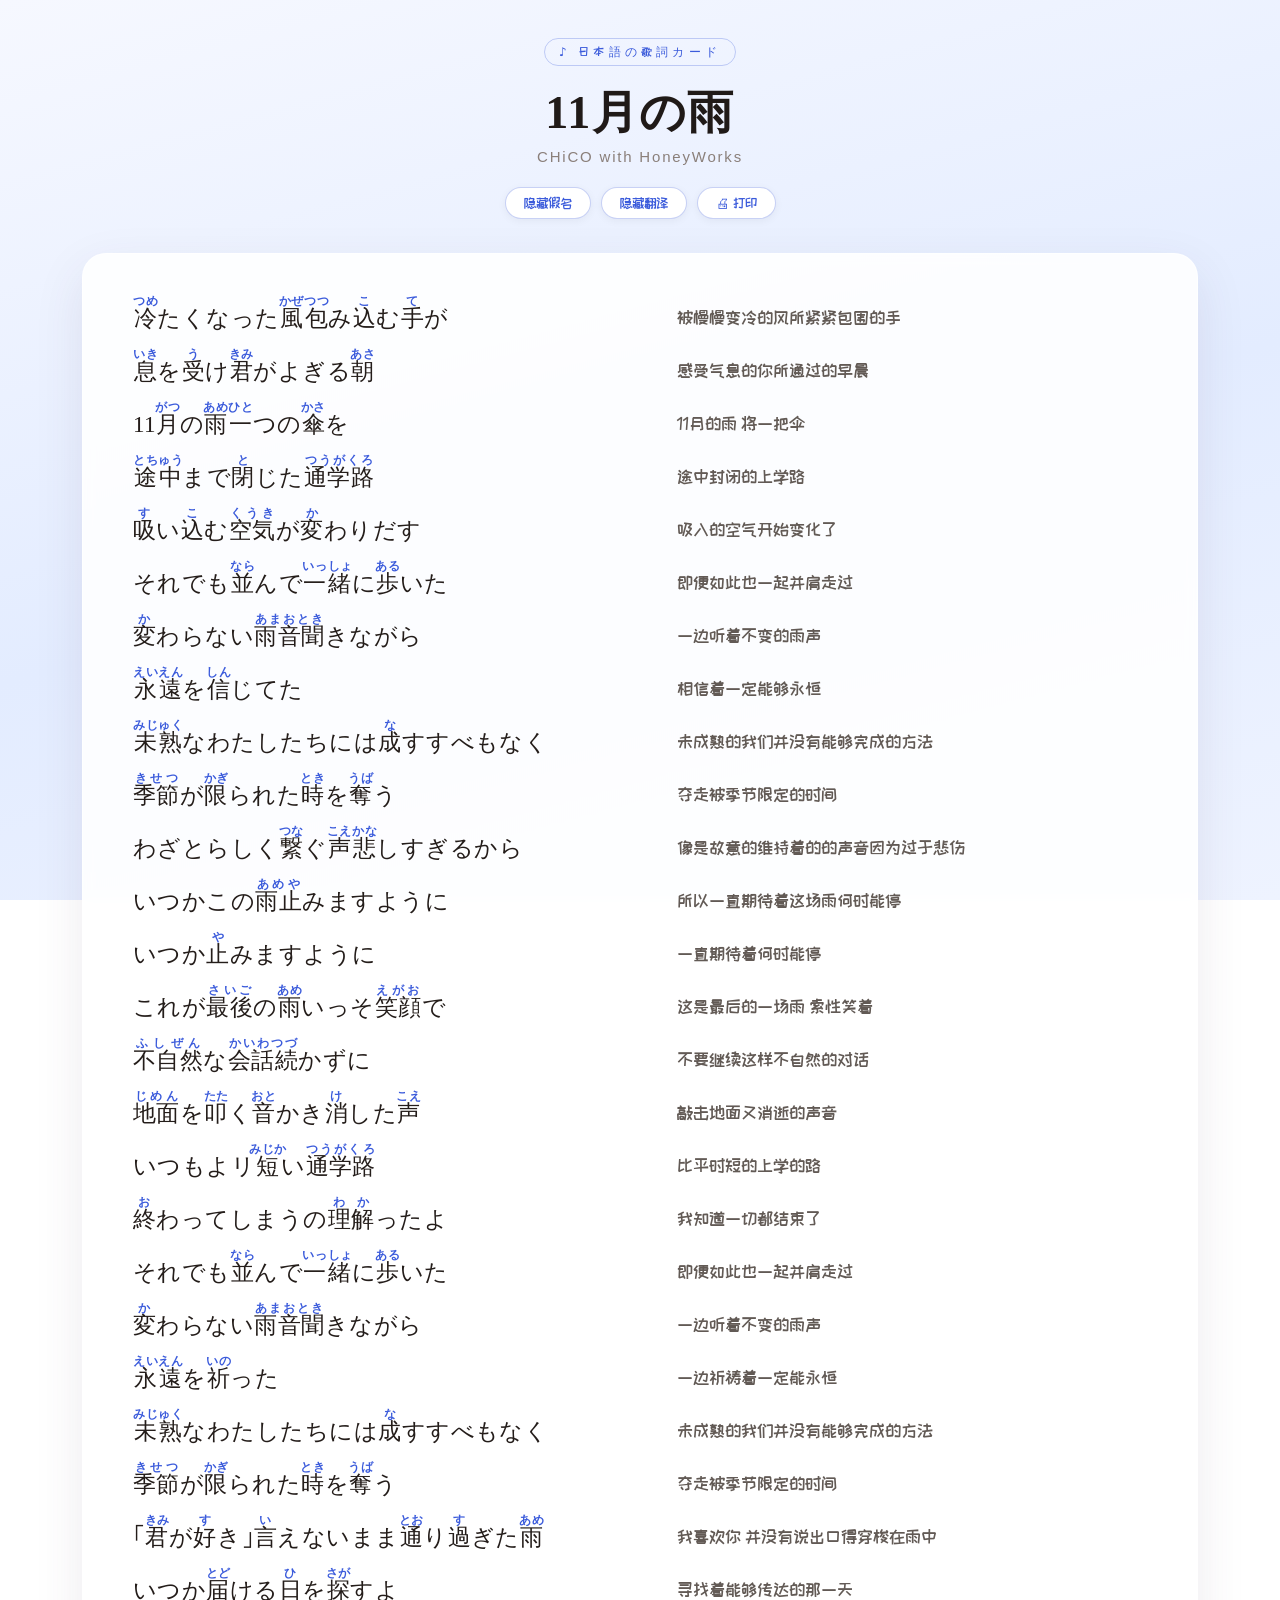
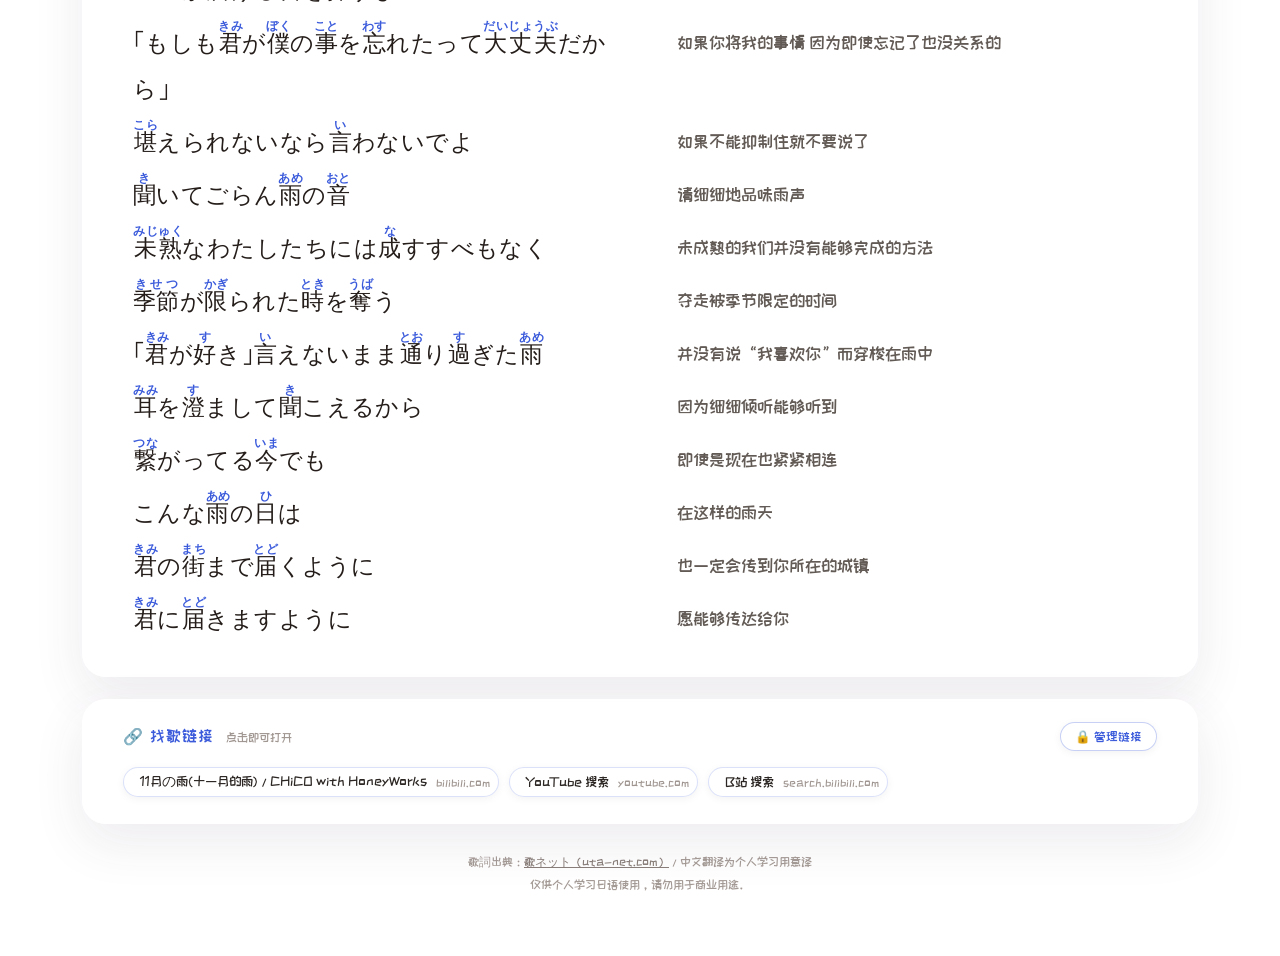
<file: site/lyrics/11月の雨-CHiCO with HoneyWorks.html>
<!DOCTYPE html>
<html lang="zh-CN">
<head>
<meta charset="UTF-8">
<meta name="viewport" content="width=device-width, initial-scale=1.0">
<title>11月の雨 - CHiCO with HoneyWorks｜日语歌词卡</title>
<style>
@import url('https://fonts.googleapis.com/css2?family=ZCOOL+KuaiLe&display=swap');

body{--accent:#3b5bdb;--accent-soft:rgba(59,91,219,.28);--bg1:#f6f8ff;--bg2:#e3ecff;--bg3:#eef3ff;--card:rgba(255,255,255,.88);--hover:rgba(59,91,219,.07);--line:rgba(59,91,219,.18);}
</style>
<style>

*{box-sizing:border-box}
body{margin:0;padding:0;
  background:linear-gradient(165deg,var(--bg1) 0%,var(--bg2) 55%,var(--bg3) 100%);
  background-attachment:fixed;color:#2b2623;
  font-family:'ZCOOL KuaiLe','幼圆','YouYuan','Yu Gothic UI','Microsoft YaHei',system-ui,sans-serif;
  -webkit-font-smoothing:antialiased;}
.page{max-width:1160px;margin:0 auto;padding:38px 22px 60px;}
header{text-align:center;margin-bottom:34px;}
.badge{display:inline-block;font-size:12px;letter-spacing:.35em;color:var(--accent);
  border:1px solid var(--accent-soft);border-radius:999px;padding:5px 14px 4px;margin-bottom:16px;}
h1.title{margin:0 0 4px;font-size:clamp(30px,5vw,46px);line-height:1.35;letter-spacing:.03em;color:#201a18;font-family:'Yu Mincho','YuMincho','Hiragino Mincho ProN','Noto Serif JP','MS Mincho',serif;}
h1.title ruby rt{font-size:.42em;color:var(--accent);font-weight:600;}
.cn-title{font-size:clamp(16px,2.2vw,21px);color:#6b5f5a;letter-spacing:.18em;margin:6px 0 2px;font-family:'ZCOOL KuaiLe','幼圆','YouYuan','Microsoft YaHei',sans-serif;}
.artist{font-size:15px;color:#8a7f7a;letter-spacing:.12em;margin-top:2px;font-family:'Yu Gothic UI','YuGothic','Hiragino Sans','Meiryo',sans-serif;}
.subtitle{font-size:14.5px;color:#7d716c;max-width:760px;margin:14px auto 4px;line-height:1.9;}
.credit{font-size:12.5px;color:#a09691;margin-top:10px;}
.controls{margin-top:22px;display:flex;gap:10px;justify-content:center;flex-wrap:wrap;}
.controls button{font-family:inherit;font-size:13.5px;color:var(--accent);background:#fff;border:1px solid var(--accent-soft);
  border-radius:999px;padding:8px 18px;cursor:pointer;transition:all .18s;box-shadow:0 2px 8px rgba(0,0,0,.05);}
.controls button:hover{background:var(--accent);color:#fff;border-color:var(--accent);}
.lyrics{background:var(--card);backdrop-filter:blur(6px);border:1px solid rgba(255,255,255,.6);
  border-radius:24px;padding:38px 40px 30px;box-shadow:0 18px 50px rgba(80,60,90,.10);}
.row{display:grid;grid-template-columns:1.08fr 1fr;column-gap:36px;align-items:start;
  padding:3px 10px;border-radius:10px;transition:background .15s;}
.row:hover{background:var(--hover);}
.jp{font-family:"Yu Mincho","YuMincho","Hiragino Mincho ProN","Noto Serif JP","MS Mincho",serif;
  font-size:clamp(18px,2.0vw,23px);line-height:2.0;letter-spacing:.02em;color:#241d1a;}
.jp ruby{ruby-position:over;ruby-align:distribute-space;}
.jp ruby rt{font-size:.5em;font-weight:600;color:var(--accent);letter-spacing:.05em;
  font-family:"Yu Gothic UI","Hiragino Sans","Meiryo",sans-serif;}
.cn{font-family:'ZCOOL KuaiLe','幼圆','YouYuan','PingFang SC','Hiragino Sans GB','Microsoft YaHei',sans-serif;
  font-size:clamp(14.5px,1.6vw,17.5px);line-height:2.0;color:#625a55;padding-top:.28em;}
body.no-rt ruby rt{display:none;}
body.no-cn .cn{display:none;}
body.no-cn .row{grid-template-columns:1fr;}
footer{margin-top:26px;text-align:center;font-size:12px;color:#a49a95;line-height:1.9;}
footer a{color:#8a7f7a;}
@media (max-width:780px){
  .lyrics{padding:24px 16px 18px;}
  .row{grid-template-columns:1fr;row-gap:2px;margin:8px 0;}
  .jp{line-height:1.95;}
  .cn{display:block;border-top:1px dashed var(--line);margin-top:2px;padding-top:4px;}
  h1.title{font-size:30px;}
}
@media print{
  body{background:#fff !important;color:#000;}
  .controls,.badge{display:none !important;}
  .lyrics{box-shadow:none;border:none;padding:0;}
  .jp{color:#000;}
  .cn{color:#333;}
  .links-tools button,.l-editor,.links-empty{display:none !important;}
}
/* ---------- 找歌链接卡片 ---------- */
.links{background:var(--card);backdrop-filter:blur(6px);border:1px solid rgba(255,255,255,.6);
  border-radius:24px;padding:22px 40px 26px;box-shadow:0 18px 50px rgba(80,60,90,.10);margin-top:22px;}
.links-head{display:flex;justify-content:space-between;align-items:center;gap:12px;flex-wrap:wrap;}
.links-title{font-size:16px;margin:0;color:var(--accent);letter-spacing:.08em;}
.links-title small{font-weight:400;color:#a09691;font-size:12px;letter-spacing:0;margin-left:6px;}
.links-tools{display:flex;gap:8px;flex-wrap:wrap;}
.links-tools button{font-family:inherit;font-size:12.5px;color:var(--accent);background:#fff;border:1px solid var(--accent-soft);
  border-radius:999px;padding:6px 14px;cursor:pointer;transition:all .18s;box-shadow:0 2px 8px rgba(0,0,0,.05);}
.links-tools button:hover{background:var(--accent);color:#fff;border-color:var(--accent);}
.links-tools button.on{background:var(--accent);color:#fff;border-color:var(--accent);}
.link-list{display:flex;flex-wrap:wrap;gap:10px;margin-top:16px;}
.links-empty{color:#a09691;font-size:13px;margin:16px 0 0;line-height:1.8;}
.chip{display:inline-flex;align-items:center;gap:8px;text-decoration:none;color:#2b2623;background:#fff;
  border:1px solid var(--line);border-radius:999px;padding:5px 8px 5px 16px;font-size:13.5px;
  box-shadow:0 2px 8px rgba(0,0,0,.05);transition:border-color .15s;}
.chip:hover{border-color:var(--accent);}
.chip a{display:inline-flex;align-items:center;gap:9px;color:inherit;text-decoration:none;}
.chip a:hover{color:var(--accent);}
.chip .host{color:#a09691;font-size:11.5px;}
.chip .x{border:none;background:none;color:#c9bfb9;font-size:14px;cursor:pointer;line-height:1;padding:2px 8px;border-radius:50%;}
.chip .x:hover{color:#fff;background:#e03131;}
.l-editor{display:flex;gap:8px;flex-wrap:wrap;margin-top:16px;align-items:center;}
.l-editor[hidden]{display:none !important;}
.l-in{font-family:inherit;font-size:13.5px;border:1px solid var(--line);border-radius:10px;padding:8px 12px;background:#fff;color:#2b2623;min-width:0;outline:none;}
.l-in:focus{border-color:var(--accent);}
.l-in#inLabel{flex:1 1 150px;}
.l-in#inUrl{flex:2 1 280px;}
.l-editor button{font-family:inherit;font-size:13.5px;color:#fff;background:var(--accent);border:none;border-radius:10px;padding:9px 18px;cursor:pointer;}
.l-editor #btnSetPw{background:none;color:var(--accent);border:1px solid var(--accent-soft);}
.l-hint{flex-basis:100%;color:#a09691;font-size:12.5px;line-height:1.8;}
.l-hint strong{color:#7d716c;}
.l-note{flex-basis:100%;color:#e03131;font-size:12px;margin:0;}
@media (max-width:780px){ .links{padding:18px 16px 20px;} .l-in{flex:1 1 100%;} }

</style>
</head>
<body>
<div class="page">
  <header>
    <div class="badge">♪ 日本語の歌詞カード</div>
    <h1 class="title">11月の雨</h1>
    <div class="artist">CHiCO with HoneyWorks</div>
    
    
    <div class="controls">
      <button id="btnRt" onclick="toggleRt()">隐藏假名</button>
      <button id="btnCn" onclick="toggleCn()">隐藏翻译</button>
      <button onclick="window.print()">🖨 打印</button>
    </div>
  </header>
  <main class="lyrics">
<div class="row"><div class="jp"><ruby>冷<rt>つめ</rt></ruby>たくなった<ruby>風包<rt>かぜつつ</rt></ruby>み<ruby>込<rt>こ</rt></ruby>む<ruby>手<rt>て</rt></ruby>が</div><div class="cn">被慢慢变冷的风所紧紧包围的手</div></div>
<div class="row"><div class="jp"><ruby>息<rt>いき</rt></ruby>を<ruby>受<rt>う</rt></ruby>け<ruby>君<rt>きみ</rt></ruby>がよぎる<ruby>朝<rt>あさ</rt></ruby></div><div class="cn">感受气息的你所通过的早晨</div></div>
<div class="row"><div class="jp">11<ruby>月<rt>がつ</rt></ruby>の<ruby>雨一<rt>あめひと</rt></ruby>つの<ruby>傘<rt>かさ</rt></ruby>を</div><div class="cn">11月的雨 将一把伞</div></div>
<div class="row"><div class="jp"><ruby>途中<rt>とちゅう</rt></ruby>まで<ruby>閉<rt>と</rt></ruby>じた<ruby>通学路<rt>つうがくろ</rt></ruby></div><div class="cn">途中封闭的上学路</div></div>
<div class="row"><div class="jp"><ruby>吸<rt>す</rt></ruby>い<ruby>込<rt>こ</rt></ruby>む<ruby>空気<rt>くうき</rt></ruby>が<ruby>変<rt>か</rt></ruby>わりだす</div><div class="cn">吸入的空气开始变化了</div></div>
<div class="row"><div class="jp">それでも<ruby>並<rt>なら</rt></ruby>んで<ruby>一緒<rt>いっしょ</rt></ruby>に<ruby>歩<rt>ある</rt></ruby>いた</div><div class="cn">即便如此也一起并肩走过</div></div>
<div class="row"><div class="jp"><ruby>変<rt>か</rt></ruby>わらない<ruby>雨音聞<rt>あまおとき</rt></ruby>きながら</div><div class="cn">一边听着不变的雨声</div></div>
<div class="row"><div class="jp"><ruby>永遠<rt>えいえん</rt></ruby>を<ruby>信<rt>しん</rt></ruby>じてた</div><div class="cn">相信着一定能够永恒</div></div>
<div class="row"><div class="jp"><ruby>未熟<rt>みじゅく</rt></ruby>なわたしたちには<ruby>成<rt>な</rt></ruby>すすべもなく</div><div class="cn">未成熟的我们并没有能够完成的方法</div></div>
<div class="row"><div class="jp"><ruby>季節<rt>きせつ</rt></ruby>が<ruby>限<rt>かぎ</rt></ruby>られた<ruby>時<rt>とき</rt></ruby>を<ruby>奪<rt>うば</rt></ruby>う</div><div class="cn">夺走被季节限定的时间</div></div>
<div class="row"><div class="jp">わざとらしく<ruby>繋<rt>つな</rt></ruby>ぐ<ruby>声悲<rt>こえかな</rt></ruby>しすぎるから</div><div class="cn">像是故意的维持着的的声音因为过于悲伤</div></div>
<div class="row"><div class="jp">いつかこの<ruby>雨止<rt>あめや</rt></ruby>みますように</div><div class="cn">所以一直期待着这场雨何时能停</div></div>
<div class="row"><div class="jp">いつか<ruby>止<rt>や</rt></ruby>みますように</div><div class="cn">一直期待着何时能停</div></div>
<div class="row"><div class="jp">これが<ruby>最後<rt>さいご</rt></ruby>の<ruby>雨<rt>あめ</rt></ruby>いっそ<ruby>笑顔<rt>えがお</rt></ruby>で</div><div class="cn">这是最后的一场雨 索性笑着</div></div>
<div class="row"><div class="jp"><ruby>不自然<rt>ふしぜん</rt></ruby>な<ruby>会話続<rt>かいわつづ</rt></ruby>かずに</div><div class="cn">不要继续这样不自然的对话</div></div>
<div class="row"><div class="jp"><ruby>地面<rt>じめん</rt></ruby>を<ruby>叩<rt>たた</rt></ruby>く<ruby>音<rt>おと</rt></ruby>かき<ruby>消<rt>け</rt></ruby>した<ruby>声<rt>こえ</rt></ruby></div><div class="cn">敲击地面又消逝的声音</div></div>
<div class="row"><div class="jp">いつもよリ<ruby>短<rt>みじか</rt></ruby>い<ruby>通学路<rt>つうがくろ</rt></ruby></div><div class="cn">比平时短的上学的路</div></div>
<div class="row"><div class="jp"><ruby>終<rt>お</rt></ruby>わってしまうの<ruby>理解<rt>わか</rt></ruby>ったよ</div><div class="cn">我知道一切都结束了</div></div>
<div class="row"><div class="jp">それでも<ruby>並<rt>なら</rt></ruby>んで<ruby>一緒<rt>いっしょ</rt></ruby>に<ruby>歩<rt>ある</rt></ruby>いた</div><div class="cn">即便如此也一起并肩走过</div></div>
<div class="row"><div class="jp"><ruby>変<rt>か</rt></ruby>わらない<ruby>雨音聞<rt>あまおとき</rt></ruby>きながら</div><div class="cn">一边听着不变的雨声</div></div>
<div class="row"><div class="jp"><ruby>永遠<rt>えいえん</rt></ruby>を<ruby>祈<rt>いの</rt></ruby>った</div><div class="cn">一边祈祷着一定能永恒</div></div>
<div class="row"><div class="jp"><ruby>未熟<rt>みじゅく</rt></ruby>なわたしたちには<ruby>成<rt>な</rt></ruby>すすべもなく</div><div class="cn">未成熟的我们并没有能够完成的方法</div></div>
<div class="row"><div class="jp"><ruby>季節<rt>きせつ</rt></ruby>が<ruby>限<rt>かぎ</rt></ruby>られた<ruby>時<rt>とき</rt></ruby>を<ruby>奪<rt>うば</rt></ruby>う</div><div class="cn">夺走被季节限定的时间</div></div>
<div class="row"><div class="jp">｢<ruby>君<rt>きみ</rt></ruby>が<ruby>好<rt>す</rt></ruby>き｣<ruby>言<rt>い</rt></ruby>えないまま<ruby>通<rt>とお</rt></ruby>り<ruby>過<rt>す</rt></ruby>ぎた<ruby>雨<rt>あめ</rt></ruby></div><div class="cn">我喜欢你 并没有说出口得穿梭在雨中</div></div>
<div class="row"><div class="jp">いつか<ruby>届<rt>とど</rt></ruby>ける<ruby>日<rt>ひ</rt></ruby>を<ruby>探<rt>さが</rt></ruby>すよ</div><div class="cn">寻找着能够传达的那一天</div></div>
<div class="row"><div class="jp">｢もしも<ruby>君<rt>きみ</rt></ruby>が<ruby>僕<rt>ぼく</rt></ruby>の<ruby>事<rt>こと</rt></ruby>を<ruby>忘<rt>わす</rt></ruby>れたって<ruby>大丈夫<rt>だいじょうぶ</rt></ruby>だから｣</div><div class="cn">如果你将我的事情 因为即使忘记了也没关系的</div></div>
<div class="row"><div class="jp"><ruby>堪<rt>こら</rt></ruby>えられないなら<ruby>言<rt>い</rt></ruby>わないでよ</div><div class="cn">如果不能抑制住就不要说了</div></div>
<div class="row"><div class="jp"><ruby>聞<rt>き</rt></ruby>いてごらん<ruby>雨<rt>あめ</rt></ruby>の<ruby>音<rt>おと</rt></ruby></div><div class="cn">请细细地品味雨声</div></div>
<div class="row"><div class="jp"><ruby>未熟<rt>みじゅく</rt></ruby>なわたしたちには<ruby>成<rt>な</rt></ruby>すすべもなく</div><div class="cn">未成熟的我们并没有能够完成的方法</div></div>
<div class="row"><div class="jp"><ruby>季節<rt>きせつ</rt></ruby>が<ruby>限<rt>かぎ</rt></ruby>られた<ruby>時<rt>とき</rt></ruby>を<ruby>奪<rt>うば</rt></ruby>う</div><div class="cn">夺走被季节限定的时间</div></div>
<div class="row"><div class="jp">｢<ruby>君<rt>きみ</rt></ruby>が<ruby>好<rt>す</rt></ruby>き｣<ruby>言<rt>い</rt></ruby>えないまま<ruby>通<rt>とお</rt></ruby>り<ruby>過<rt>す</rt></ruby>ぎた<ruby>雨<rt>あめ</rt></ruby></div><div class="cn">并没有说“我喜欢你”而穿梭在雨中</div></div>
<div class="row"><div class="jp"><ruby>耳<rt>みみ</rt></ruby>を<ruby>澄<rt>す</rt></ruby>まして<ruby>聞<rt>き</rt></ruby>こえるから</div><div class="cn">因为细细倾听能够听到</div></div>
<div class="row"><div class="jp"><ruby>繋<rt>つな</rt></ruby>がってる<ruby>今<rt>いま</rt></ruby>でも</div><div class="cn">即使是现在也紧紧相连</div></div>
<div class="row"><div class="jp">こんな<ruby>雨<rt>あめ</rt></ruby>の<ruby>日<rt>ひ</rt></ruby>は</div><div class="cn">在这样的雨天</div></div>
<div class="row"><div class="jp"><ruby>君<rt>きみ</rt></ruby>の<ruby>街<rt>まち</rt></ruby>まで<ruby>届<rt>とど</rt></ruby>くように</div><div class="cn">也一定会传到你所在的城镇</div></div>
<div class="row"><div class="jp"><ruby>君<rt>きみ</rt></ruby>に<ruby>届<rt>とど</rt></ruby>きますように</div><div class="cn">愿能够传达给你</div></div>
  </main>
  <section class="links">
    <div class="links-head">
      <div class="links-title">🔗 找歌链接 <small>点击即可打开</small></div>
      <div class="links-tools">
        <button id="btnEdit" onclick="toggleEdit()">🔒 管理链接</button>
        <button id="btnExport" onclick="exportPage()" style="display:none">⬇ 导出本页（含链接）</button>
      </div>
    </div>
    <div id="linkList" class="link-list"></div>
    <p class="links-empty" id="linksEmpty">还没有添加链接 —— 点右上「管理链接」，粘贴 YouTube / B站 / 网易云 等地址，方便以后快速找歌。</p>
    <div class="l-editor" id="lEditor" hidden>
      <input id="inLabel" class="l-in" type="text" placeholder="名称（如：MV / 现场版 / 网易云）">
      <input id="inUrl" class="l-in" type="url" placeholder="https://… 完整链接">
      <button id="btnAdd" onclick="addLink()">＋ 添加</button>
      <button id="btnSetPw" onclick="setPw()" type="button">设密码</button>
      <div class="l-hint" id="lHint"></div>
      <p class="l-note" id="lNote"></p>
    </div>
  </section>
  <footer>
    歌詞出典：<a href="https://www.uta-net.com" target="_blank" rel="noreferrer">歌ネット（uta-net.com）</a>／中文翻译为个人学习用意译<br>
    仅供个人学习日语使用，请勿用于商业用途。
  </footer>
</div>
<script>
function toggleRt(){
  var on=document.body.classList.toggle('no-rt');
  document.getElementById('btnRt').textContent = on ? '显示假名' : '隐藏假名';
}
function toggleCn(){
  var on=document.body.classList.toggle('no-cn');
  document.getElementById('btnCn').textContent = on ? '显示翻译' : '隐藏翻译';
}
</script>
<script id="linksData">
window.__linksInit = [["11月の雨(十一月的雨)／CHiCO with HoneyWorks", "https://www.bilibili.com/video/BV1huDZYSEyq/"], ["YouTube 搜索", "https://www.youtube.com/results?search_query=11%E6%9C%88%E3%81%AE%E9%9B%A8+CHiCO+with+HoneyWorks"], ["B站 搜索", "https://search.bilibili.com/all?keyword=11%E6%9C%88%E3%81%AE%E9%9B%A8+CHiCO+with+HoneyWorks"]];
window.__linksPw = "";
</script>
<script>
/* ===== 找歌链接管理 =====
   规则：每首歌的链接 = 页面内置默认 + 本浏览器里的增删（localStorage 按页面名存）。
   其他访客打开这个文件/网站时，改的是“他自己的浏览器”，永远影响不到你看到的列表。
   「管理密码」：EDITOR_KEY 非空时（或本机设过密码），增删必须先输密码；导出/分享的文件同样生效。 */
(function(){
  var file = decodeURIComponent((location.pathname.split('/').pop() || 'page'));
  var LS='tk_links_'+file, PS='tk_pw_'+file;
  var mem={}, memOk=true;
  try{ localStorage.setItem('__t','1'); localStorage.removeItem('__t'); }
  catch(e){ memOk=false; }
  function load(k){ if(memOk){ try{ return localStorage.getItem(k); }catch(e){ return null; } } return (k in mem)?mem[k]:null; }
  function save(k,v){ if(memOk){ try{ localStorage.setItem(k,v); return; }catch(e){} } mem[k]=v; }
  function del(k){ if(memOk){ try{ localStorage.removeItem(k); return; }catch(e){} } delete mem[k]; }
  var pwStored = load(PS);
  var PAGE_PW = (typeof window.__linksPw!=='undefined' && window.__linksPw) ? window.__linksPw : '';
  var baked = (typeof window.__linksInit!=='undefined' && Array.isArray(window.__linksInit)) ? window.__linksInit : [];
  function bakedUrls(){ return baked.map(function(x){ return x && x[1]; }); }
  function loadLocalExtras(){
    var raw = load(LS);
    if(raw){ try{
      var o=JSON.parse(raw);
      if(o && Array.isArray(o.list)){
        var bu=bakedUrls();
        // 旧数据里可能存过“整份列表”，过滤掉与数据库重复的部分，只保留本机新增
        return o.list.filter(function(it){ return it && it[1] && bu.indexOf(it[1])<0; });
      }
    }catch(e){} }
    return [];
  }
  var localExtras = loadLocalExtras();
  // 页面最终列表 = 数据库/内置链接（所有人可见） + 本机新增（只影响自己）
  function currentList(){ return baked.concat(localExtras); }
  function persist(list){
    var bu=bakedUrls();
    localExtras = list.filter(function(it){ return it && it[1] && bu.indexOf(it[1])<0; });
    save(LS, JSON.stringify({list:localExtras}));
  }
  var editOn=false, req = pwStored || PAGE_PW;
  function hostOf(u){ try{ return new URL(u).host.replace(/^www\./,''); }catch(e){ return ''; } }
  function esc(s){ return String(s).replace(/&/g,'&amp;').replace(/</g,'&lt;').replace(/>/g,'&gt;').replace(/"/g,'&quot;'); }
  function render(){
    var list=currentList(), box=document.getElementById('linkList'), empty=document.getElementById('linksEmpty');
    box.innerHTML='';
    if(!list.length){ empty.style.display='block'; }
    else{
      empty.style.display='none';
      list.forEach(function(it,i){
        var label=(it && it[0]) || (it && it[1]) || '', url=(it && it[1]) || '';
        if(!url) return;
        var span=document.createElement('span'); span.className='chip';
        var a=document.createElement('a'); a.href=url; a.target='_blank'; a.rel='noreferrer';
        a.innerHTML='<span class="cl">'+esc(label)+'</span><span class="host">'+esc(hostOf(url))+'</span>';
        span.appendChild(a);
        if(editOn){
          var x=document.createElement('button');
          x.className='x'; x.title=(i<baked.length?'来自数据库，需在 songs.db 里删除':'删除本机新增'); x.type='button'; x.textContent='✕';
          x.onclick=(function(k){ return function(ev){ ev.preventDefault(); ev.stopPropagation();
            if(k<baked.length){ alert('这条来自数据库（songs.db），所有设备都能看到；要删除请用 linkdb.py rm，或直接告诉我。'); return; }
            if(confirm('删除这条本机新增的链接？')){ var l=currentList(); l.splice(k,1); persist(l); render(); } }; })(i);
          span.appendChild(x);
        }
        box.appendChild(span);
      });
    }
    if(editOn){
      document.getElementById('lEditor').hidden=false;
      var h='列表 = <strong>数据库链接</strong>（所有人可见） + <strong>本机新增</strong>（仅自己）。数据库链接用 _tools\\linkdb.py 管理；点「导出本页」可把全部链接写进一个 html 带走或分享。';
      if(req){ h+=' 密码已启用：不知道密码的访客无法增删。'; }
      else{ h+=' 目前<strong>未设密码</strong>：任何访客都能增删，但只影响各自的浏览器。建议点「设密码」或改 lyric_build.py 的 EDITOR_KEY 后重新构建。'; }
      document.getElementById('lHint').innerHTML=h;
      document.getElementById('lNote').textContent = memOk ? '' : '注意：此环境不支持 localStorage，本次改动关闭页面后会丢失。';
    } else {
      document.getElementById('lEditor').hidden=true;
    }
  }
  window.toggleEdit=function(){
    if(!editOn){
      if(req){
        var p=prompt('请输入管理密码：');
        if(p===null) return;
        if(p!==req){ alert('密码错误'); return; }
      }
      editOn=true;
      var b=document.getElementById('btnEdit');
      b.textContent='🔓 完成编辑'; b.classList.add('on');
      document.getElementById('btnExport').style.display='';
    } else {
      editOn=false;
      var b2=document.getElementById('btnEdit');
      b2.textContent='🔒 管理链接'; b2.classList.remove('on');
      document.getElementById('btnExport').style.display='none';
    }
    render();
  };
  window.addLink=function(){
    var label=document.getElementById('inLabel').value.trim();
    var url=document.getElementById('inUrl').value.trim();
    if(!/^https?:\/\//i.test(url)){ alert('链接要以 http:// 或 https:// 开头'); return; }
    if(!label) label=url;
    var list=currentList(); list.push([label,url]);
    persist(list); render();
    document.getElementById('inLabel').value=''; document.getElementById('inUrl').value='';
  };
  window.setPw=function(){
    var p=prompt('设置本机管理密码（留空 = 取消保护）。设置后增删链接都要先输入它。');
    if(p===null) return;
    if(p===''){ pwStored=''; del(PS); }
    else { pwStored=p; save(PS,p); }
    req = pwStored || PAGE_PW;
    alert(req ? '密码已启用。' : '保护已取消（任何访客都能增删，但只影响各自浏览器）。');
  };
  window.exportPage=function(){
    var list=currentList();
    var doc=document.getElementById('linksData');
    var old=doc.textContent;
    function jsSafe(o){ return JSON.stringify(o).replace(/<\//g,'<\\/'); }
    var fresh='window.__linksInit = '+jsSafe(list)+';\nwindow.__linksPw = '+jsSafe(PAGE_PW)+';';
    var html=document.documentElement.outerHTML.replace(old, fresh);
    var blob=new Blob([html],{type:'text/html;charset=utf-8'});
    var a=document.createElement('a');
    a.href=URL.createObjectURL(blob);
    a.download=file;
    document.body.appendChild(a); a.click();
    setTimeout(function(){ URL.revokeObjectURL(a.href); a.remove(); }, 500);
    alert('已导出：'+file+'\n这个新文件已把当前全部链接写进页面，发给别人或上传后，他们也能看到这些链接。');
  };
  render();
})();
</script>
</body>
</html>
</file>
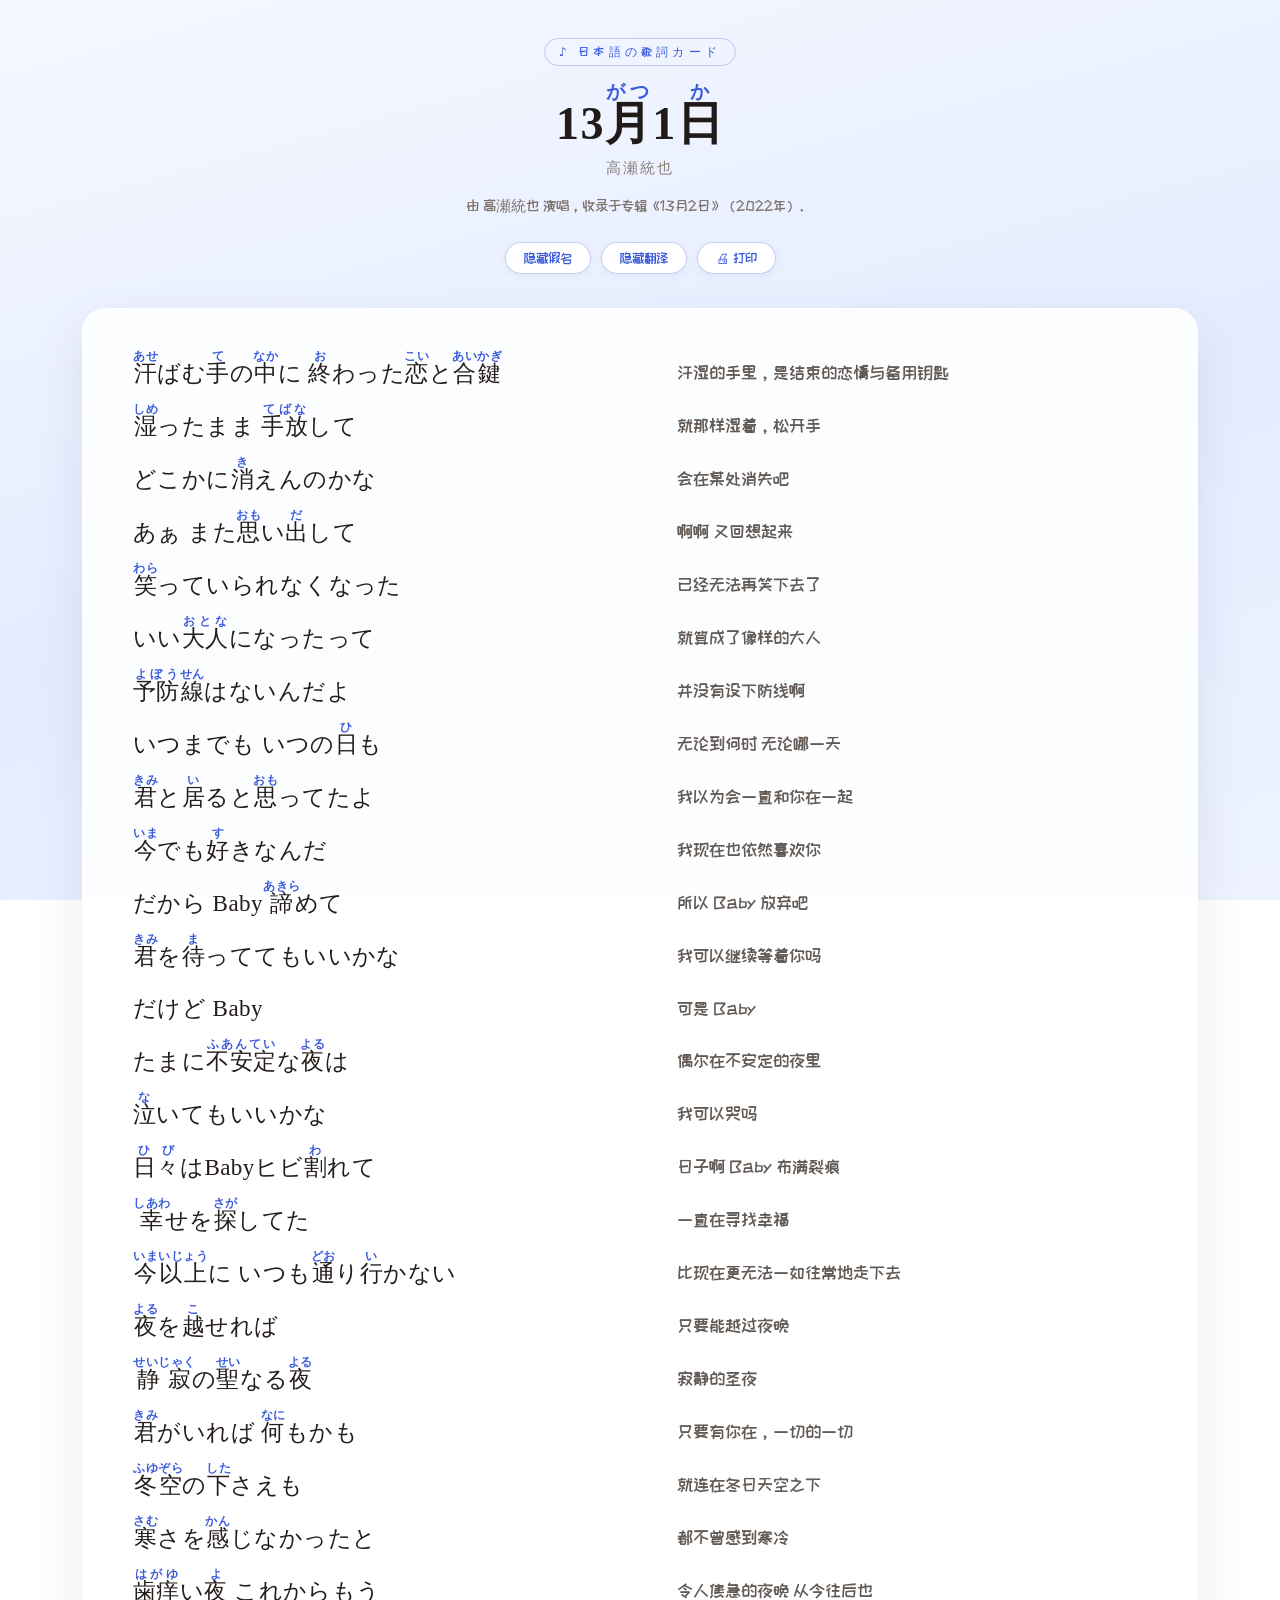
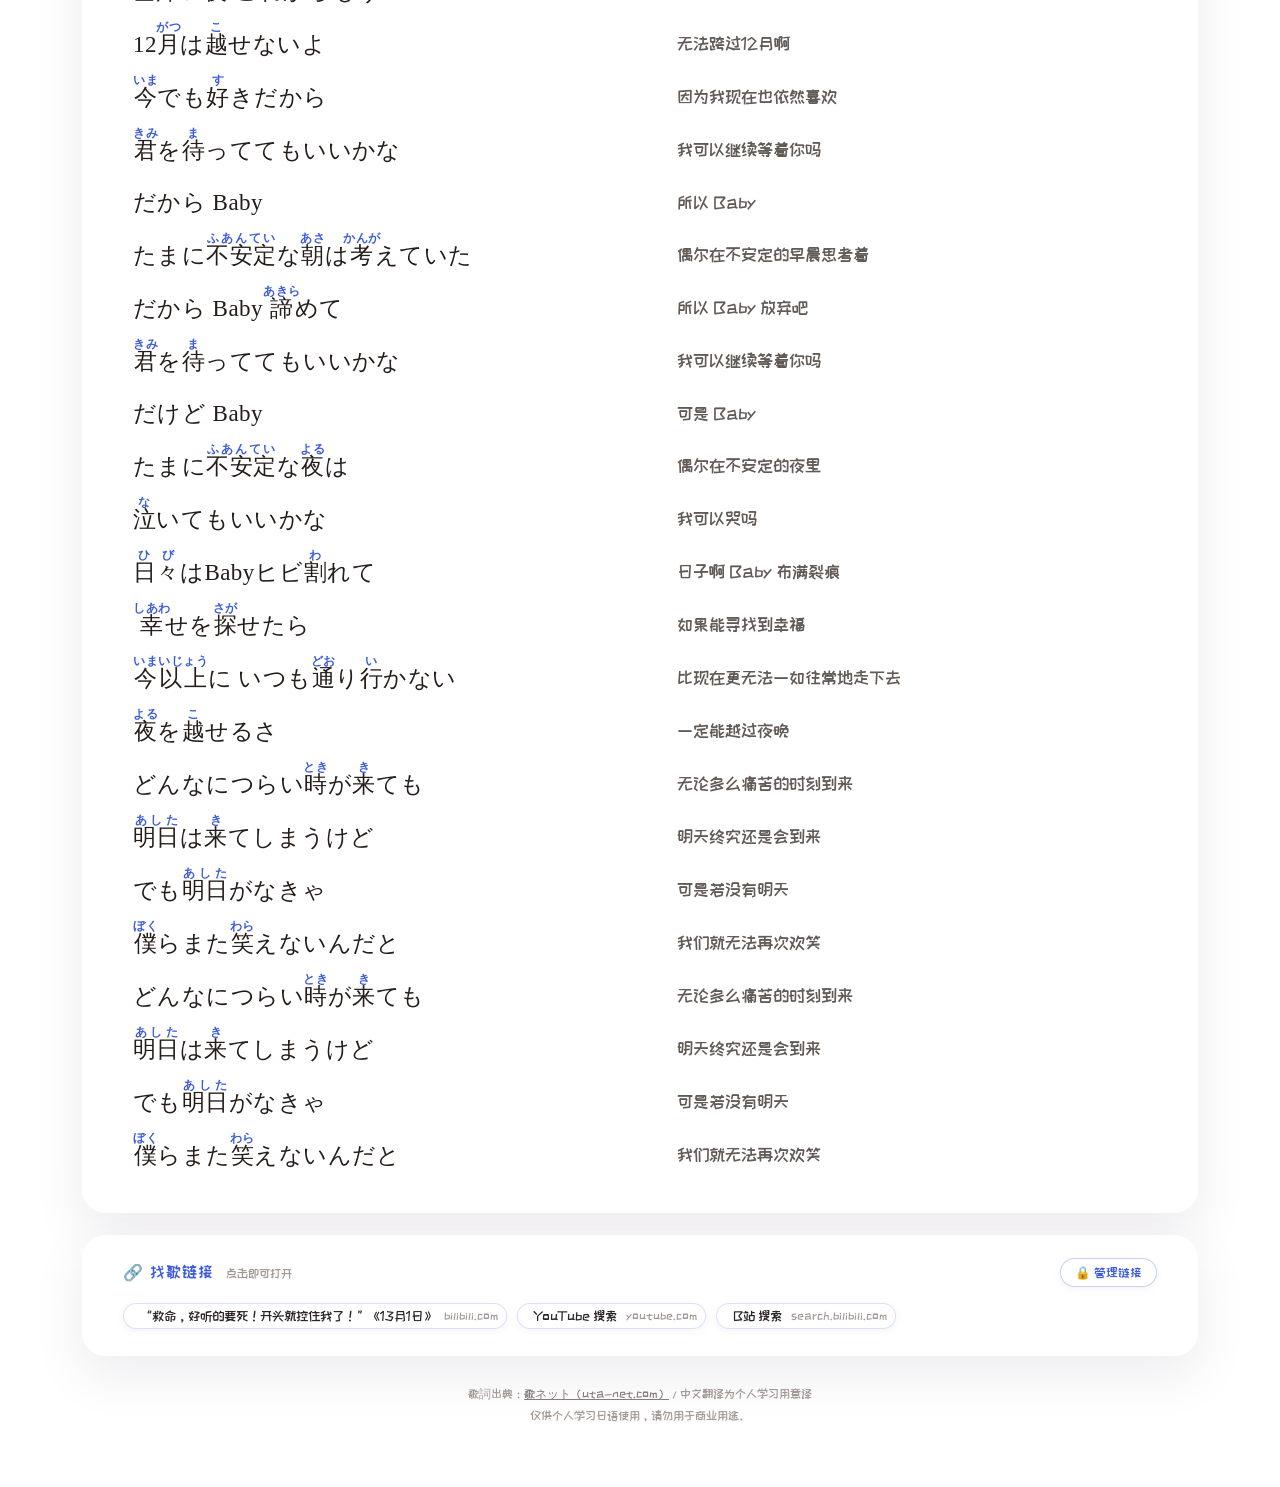
<file: site/lyrics/13月1日-我的歌单01.html>
<!DOCTYPE html>
<html lang="zh-CN">
<head>
<meta charset="UTF-8">
<meta name="viewport" content="width=device-width, initial-scale=1.0">
<title>13月1日 - 高瀬統也｜日语歌词卡</title>
<style>
@import url('https://fonts.googleapis.com/css2?family=ZCOOL+KuaiLe&display=swap');

body{--accent:#3b5bdb;--accent-soft:rgba(59,91,219,.28);--bg1:#f6f8ff;--bg2:#e3ecff;--bg3:#eef3ff;--card:rgba(255,255,255,.88);--hover:rgba(59,91,219,.07);--line:rgba(59,91,219,.18);}
</style>
<style>

*{box-sizing:border-box}
body{margin:0;padding:0;
  background:linear-gradient(165deg,var(--bg1) 0%,var(--bg2) 55%,var(--bg3) 100%);
  background-attachment:fixed;color:#2b2623;
  font-family:'ZCOOL KuaiLe','幼圆','YouYuan','Yu Gothic UI','Microsoft YaHei',system-ui,sans-serif;
  -webkit-font-smoothing:antialiased;}
.page{max-width:1160px;margin:0 auto;padding:38px 22px 60px;}
header{text-align:center;margin-bottom:34px;}
.badge{display:inline-block;font-size:12px;letter-spacing:.35em;color:var(--accent);
  border:1px solid var(--accent-soft);border-radius:999px;padding:5px 14px 4px;margin-bottom:16px;}
h1.title{margin:0 0 4px;font-size:clamp(30px,5vw,46px);line-height:1.35;letter-spacing:.03em;color:#201a18;font-family:'Yu Mincho','YuMincho','Hiragino Mincho ProN','Noto Serif JP','MS Mincho',serif;}
h1.title ruby rt{font-size:.42em;color:var(--accent);font-weight:600;}
.cn-title{font-size:clamp(16px,2.2vw,21px);color:#6b5f5a;letter-spacing:.18em;margin:6px 0 2px;font-family:'ZCOOL KuaiLe','幼圆','YouYuan','Microsoft YaHei',sans-serif;}
.artist{font-size:15px;color:#8a7f7a;letter-spacing:.12em;margin-top:2px;font-family:'Yu Gothic UI','YuGothic','Hiragino Sans','Meiryo',sans-serif;}
.subtitle{font-size:14.5px;color:#7d716c;max-width:760px;margin:14px auto 4px;line-height:1.9;}
.credit{font-size:12.5px;color:#a09691;margin-top:10px;}
.controls{margin-top:22px;display:flex;gap:10px;justify-content:center;flex-wrap:wrap;}
.controls button{font-family:inherit;font-size:13.5px;color:var(--accent);background:#fff;border:1px solid var(--accent-soft);
  border-radius:999px;padding:8px 18px;cursor:pointer;transition:all .18s;box-shadow:0 2px 8px rgba(0,0,0,.05);}
.controls button:hover{background:var(--accent);color:#fff;border-color:var(--accent);}
.lyrics{background:var(--card);backdrop-filter:blur(6px);border:1px solid rgba(255,255,255,.6);
  border-radius:24px;padding:38px 40px 30px;box-shadow:0 18px 50px rgba(80,60,90,.10);}
.row{display:grid;grid-template-columns:1.08fr 1fr;column-gap:36px;align-items:start;
  padding:3px 10px;border-radius:10px;transition:background .15s;}
.row:hover{background:var(--hover);}
.jp{font-family:"Yu Mincho","YuMincho","Hiragino Mincho ProN","Noto Serif JP","MS Mincho",serif;
  font-size:clamp(18px,2.0vw,23px);line-height:2.0;letter-spacing:.02em;color:#241d1a;}
.jp ruby{ruby-position:over;ruby-align:distribute-space;}
.jp ruby rt{font-size:.5em;font-weight:600;color:var(--accent);letter-spacing:.05em;
  font-family:"Yu Gothic UI","Hiragino Sans","Meiryo",sans-serif;}
.cn{font-family:'ZCOOL KuaiLe','幼圆','YouYuan','PingFang SC','Hiragino Sans GB','Microsoft YaHei',sans-serif;
  font-size:clamp(14.5px,1.6vw,17.5px);line-height:2.0;color:#625a55;padding-top:.28em;}
body.no-rt ruby rt{display:none;}
body.no-cn .cn{display:none;}
body.no-cn .row{grid-template-columns:1fr;}
footer{margin-top:26px;text-align:center;font-size:12px;color:#a49a95;line-height:1.9;}
footer a{color:#8a7f7a;}
@media (max-width:780px){
  .lyrics{padding:24px 16px 18px;}
  .row{grid-template-columns:1fr;row-gap:2px;margin:8px 0;}
  .jp{line-height:1.95;}
  .cn{display:block;border-top:1px dashed var(--line);margin-top:2px;padding-top:4px;}
  h1.title{font-size:30px;}
}
@media print{
  body{background:#fff !important;color:#000;}
  .controls,.badge{display:none !important;}
  .lyrics{box-shadow:none;border:none;padding:0;}
  .jp{color:#000;}
  .cn{color:#333;}
  .links-tools button,.l-editor,.links-empty{display:none !important;}
}
/* ---------- 找歌链接卡片 ---------- */
.links{background:var(--card);backdrop-filter:blur(6px);border:1px solid rgba(255,255,255,.6);
  border-radius:24px;padding:22px 40px 26px;box-shadow:0 18px 50px rgba(80,60,90,.10);margin-top:22px;}
.links-head{display:flex;justify-content:space-between;align-items:center;gap:12px;flex-wrap:wrap;}
.links-title{font-size:16px;margin:0;color:var(--accent);letter-spacing:.08em;}
.links-title small{font-weight:400;color:#a09691;font-size:12px;letter-spacing:0;margin-left:6px;}
.links-tools{display:flex;gap:8px;flex-wrap:wrap;}
.links-tools button{font-family:inherit;font-size:12.5px;color:var(--accent);background:#fff;border:1px solid var(--accent-soft);
  border-radius:999px;padding:6px 14px;cursor:pointer;transition:all .18s;box-shadow:0 2px 8px rgba(0,0,0,.05);}
.links-tools button:hover{background:var(--accent);color:#fff;border-color:var(--accent);}
.links-tools button.on{background:var(--accent);color:#fff;border-color:var(--accent);}
.link-list{display:flex;flex-wrap:wrap;gap:10px;margin-top:16px;}
.links-empty{color:#a09691;font-size:13px;margin:16px 0 0;line-height:1.8;}
.chip{display:inline-flex;align-items:center;gap:8px;text-decoration:none;color:#2b2623;background:#fff;
  border:1px solid var(--line);border-radius:999px;padding:5px 8px 5px 16px;font-size:13.5px;
  box-shadow:0 2px 8px rgba(0,0,0,.05);transition:border-color .15s;}
.chip:hover{border-color:var(--accent);}
.chip a{display:inline-flex;align-items:center;gap:9px;color:inherit;text-decoration:none;}
.chip a:hover{color:var(--accent);}
.chip .host{color:#a09691;font-size:11.5px;}
.chip .x{border:none;background:none;color:#c9bfb9;font-size:14px;cursor:pointer;line-height:1;padding:2px 8px;border-radius:50%;}
.chip .x:hover{color:#fff;background:#e03131;}
.l-editor{display:flex;gap:8px;flex-wrap:wrap;margin-top:16px;align-items:center;}
.l-editor[hidden]{display:none !important;}
.l-in{font-family:inherit;font-size:13.5px;border:1px solid var(--line);border-radius:10px;padding:8px 12px;background:#fff;color:#2b2623;min-width:0;outline:none;}
.l-in:focus{border-color:var(--accent);}
.l-in#inLabel{flex:1 1 150px;}
.l-in#inUrl{flex:2 1 280px;}
.l-editor button{font-family:inherit;font-size:13.5px;color:#fff;background:var(--accent);border:none;border-radius:10px;padding:9px 18px;cursor:pointer;}
.l-editor #btnSetPw{background:none;color:var(--accent);border:1px solid var(--accent-soft);}
.l-hint{flex-basis:100%;color:#a09691;font-size:12.5px;line-height:1.8;}
.l-hint strong{color:#7d716c;}
.l-note{flex-basis:100%;color:#e03131;font-size:12px;margin:0;}
@media (max-width:780px){ .links{padding:18px 16px 20px;} .l-in{flex:1 1 100%;} }

</style>
</head>
<body>
<div class="page">
  <header>
    <div class="badge">♪ 日本語の歌詞カード</div>
    <h1 class="title">13<ruby>月<rt>がつ</rt></ruby>1<ruby>日<rt>か</rt></ruby></h1>
    <div class="artist">高瀬統也</div>
    <p class="subtitle">由 高瀬統也 演唱，收录于专辑《13月2日》（2022年）。</p>
    
    <div class="controls">
      <button id="btnRt" onclick="toggleRt()">隐藏假名</button>
      <button id="btnCn" onclick="toggleCn()">隐藏翻译</button>
      <button onclick="window.print()">🖨 打印</button>
    </div>
  </header>
  <main class="lyrics">
<div class="row"><div class="jp"><ruby>汗<rt>あせ</rt></ruby>ばむ<ruby>手<rt>て</rt></ruby>の<ruby>中<rt>なか</rt></ruby>に <ruby>終<rt>お</rt></ruby>わった<ruby>恋<rt>こい</rt></ruby>と<ruby>合鍵<rt>あいかぎ</rt></ruby></div><div class="cn">汗湿的手里，是结束的恋情与备用钥匙</div></div>
<div class="row"><div class="jp"><ruby>湿<rt>しめ</rt></ruby>ったまま <ruby>手放<rt>てばな</rt></ruby>して</div><div class="cn">就那样湿着，松开手</div></div>
<div class="row"><div class="jp">どこかに<ruby>消<rt>き</rt></ruby>えんのかな</div><div class="cn">会在某处消失吧</div></div>
<div class="row"><div class="jp">あぁ また<ruby>思<rt>おも</rt></ruby>い<ruby>出<rt>だ</rt></ruby>して</div><div class="cn">啊啊 又回想起来</div></div>
<div class="row"><div class="jp"><ruby>笑<rt>わら</rt></ruby>っていられなくなった</div><div class="cn">已经无法再笑下去了</div></div>
<div class="row"><div class="jp">いい<ruby>大人<rt>おとな</rt></ruby>になったって</div><div class="cn">就算成了像样的大人</div></div>
<div class="row"><div class="jp"><ruby>予防<rt>よぼう</rt></ruby><ruby>線<rt>せん</rt></ruby>はないんだよ</div><div class="cn">并没有设下防线啊</div></div>
<div class="row"><div class="jp">いつまでも いつの<ruby>日<rt>ひ</rt></ruby>も</div><div class="cn">无论到何时 无论哪一天</div></div>
<div class="row"><div class="jp"><ruby>君<rt>きみ</rt></ruby>と<ruby>居<rt>い</rt></ruby>ると<ruby>思<rt>おも</rt></ruby>ってたよ</div><div class="cn">我以为会一直和你在一起</div></div>
<div class="row"><div class="jp"><ruby>今<rt>いま</rt></ruby>でも<ruby>好<rt>す</rt></ruby>きなんだ</div><div class="cn">我现在也依然喜欢你</div></div>
<div class="row"><div class="jp">だから Baby <ruby>諦<rt>あきら</rt></ruby>めて</div><div class="cn">所以 Baby 放弃吧</div></div>
<div class="row"><div class="jp"><ruby>君<rt>きみ</rt></ruby>を<ruby>待<rt>ま</rt></ruby>っててもいいかな</div><div class="cn">我可以继续等着你吗</div></div>
<div class="row"><div class="jp">だけど Baby</div><div class="cn">可是 Baby</div></div>
<div class="row"><div class="jp">たまに<ruby>不安定<rt>ふあんてい</rt></ruby>な<ruby>夜<rt>よる</rt></ruby>は</div><div class="cn">偶尔在不安定的夜里</div></div>
<div class="row"><div class="jp"><ruby>泣<rt>な</rt></ruby>いてもいいかな</div><div class="cn">我可以哭吗</div></div>
<div class="row"><div class="jp"><ruby>日々<rt>ひび</rt></ruby>はBabyヒビ<ruby>割<rt>わ</rt></ruby>れて</div><div class="cn">日子啊 Baby 布满裂痕</div></div>
<div class="row"><div class="jp"><ruby>幸<rt>しあわ</rt></ruby>せを<ruby>探<rt>さが</rt></ruby>してた</div><div class="cn">一直在寻找幸福</div></div>
<div class="row"><div class="jp"><ruby>今<rt>いま</rt></ruby><ruby>以上<rt>いじょう</rt></ruby>に いつも<ruby>通<rt>どお</rt></ruby>り<ruby>行<rt>い</rt></ruby>かない</div><div class="cn">比现在更无法一如往常地走下去</div></div>
<div class="row"><div class="jp"><ruby>夜<rt>よる</rt></ruby>を<ruby>越<rt>こ</rt></ruby>せれば</div><div class="cn">只要能越过夜晚</div></div>
<div class="row"><div class="jp"><ruby>静寂<rt>せいじゃく</rt></ruby>の<ruby>聖<rt>せい</rt></ruby>なる<ruby>夜<rt>よる</rt></ruby></div><div class="cn">寂静的圣夜</div></div>
<div class="row"><div class="jp"><ruby>君<rt>きみ</rt></ruby>がいれば <ruby>何<rt>なに</rt></ruby>もかも</div><div class="cn">只要有你在，一切的一切</div></div>
<div class="row"><div class="jp"><ruby>冬空<rt>ふゆぞら</rt></ruby>の<ruby>下<rt>した</rt></ruby>さえも</div><div class="cn">就连在冬日天空之下</div></div>
<div class="row"><div class="jp"><ruby>寒<rt>さむ</rt></ruby>さを<ruby>感<rt>かん</rt></ruby>じなかったと</div><div class="cn">都不曾感到寒冷</div></div>
<div class="row"><div class="jp"><ruby>歯痒<rt>はがゆ</rt></ruby>い<ruby>夜<rt>よ</rt></ruby> これからもう</div><div class="cn">令人焦急的夜晚 从今往后也</div></div>
<div class="row"><div class="jp">12<ruby>月<rt>がつ</rt></ruby>は<ruby>越<rt>こ</rt></ruby>せないよ</div><div class="cn">无法跨过12月啊</div></div>
<div class="row"><div class="jp"><ruby>今<rt>いま</rt></ruby>でも<ruby>好<rt>す</rt></ruby>きだから</div><div class="cn">因为我现在也依然喜欢</div></div>
<div class="row"><div class="jp"><ruby>君<rt>きみ</rt></ruby>を<ruby>待<rt>ま</rt></ruby>っててもいいかな</div><div class="cn">我可以继续等着你吗</div></div>
<div class="row"><div class="jp">だから Baby</div><div class="cn">所以 Baby</div></div>
<div class="row"><div class="jp">たまに<ruby>不安定<rt>ふあんてい</rt></ruby>な<ruby>朝<rt>あさ</rt></ruby>は<ruby>考<rt>かんが</rt></ruby>えていた</div><div class="cn">偶尔在不安定的早晨思考着</div></div>
<div class="row"><div class="jp">だから Baby <ruby>諦<rt>あきら</rt></ruby>めて</div><div class="cn">所以 Baby 放弃吧</div></div>
<div class="row"><div class="jp"><ruby>君<rt>きみ</rt></ruby>を<ruby>待<rt>ま</rt></ruby>っててもいいかな</div><div class="cn">我可以继续等着你吗</div></div>
<div class="row"><div class="jp">だけど Baby</div><div class="cn">可是 Baby</div></div>
<div class="row"><div class="jp">たまに<ruby>不安定<rt>ふあんてい</rt></ruby>な<ruby>夜<rt>よる</rt></ruby>は</div><div class="cn">偶尔在不安定的夜里</div></div>
<div class="row"><div class="jp"><ruby>泣<rt>な</rt></ruby>いてもいいかな</div><div class="cn">我可以哭吗</div></div>
<div class="row"><div class="jp"><ruby>日々<rt>ひび</rt></ruby>はBabyヒビ<ruby>割<rt>わ</rt></ruby>れて</div><div class="cn">日子啊 Baby 布满裂痕</div></div>
<div class="row"><div class="jp"><ruby>幸<rt>しあわ</rt></ruby>せを<ruby>探<rt>さが</rt></ruby>せたら</div><div class="cn">如果能寻找到幸福</div></div>
<div class="row"><div class="jp"><ruby>今<rt>いま</rt></ruby><ruby>以上<rt>いじょう</rt></ruby>に いつも<ruby>通<rt>どお</rt></ruby>り<ruby>行<rt>い</rt></ruby>かない</div><div class="cn">比现在更无法一如往常地走下去</div></div>
<div class="row"><div class="jp"><ruby>夜<rt>よる</rt></ruby>を<ruby>越<rt>こ</rt></ruby>せるさ</div><div class="cn">一定能越过夜晚</div></div>
<div class="row"><div class="jp">どんなにつらい<ruby>時<rt>とき</rt></ruby>が<ruby>来<rt>き</rt></ruby>ても</div><div class="cn">无论多么痛苦的时刻到来</div></div>
<div class="row"><div class="jp"><ruby>明日<rt>あした</rt></ruby>は<ruby>来<rt>き</rt></ruby>てしまうけど</div><div class="cn">明天终究还是会到来</div></div>
<div class="row"><div class="jp">でも<ruby>明日<rt>あした</rt></ruby>がなきゃ</div><div class="cn">可是若没有明天</div></div>
<div class="row"><div class="jp"><ruby>僕<rt>ぼく</rt></ruby>らまた<ruby>笑<rt>わら</rt></ruby>えないんだと</div><div class="cn">我们就无法再次欢笑</div></div>
<div class="row"><div class="jp">どんなにつらい<ruby>時<rt>とき</rt></ruby>が<ruby>来<rt>き</rt></ruby>ても</div><div class="cn">无论多么痛苦的时刻到来</div></div>
<div class="row"><div class="jp"><ruby>明日<rt>あした</rt></ruby>は<ruby>来<rt>き</rt></ruby>てしまうけど</div><div class="cn">明天终究还是会到来</div></div>
<div class="row"><div class="jp">でも<ruby>明日<rt>あした</rt></ruby>がなきゃ</div><div class="cn">可是若没有明天</div></div>
<div class="row"><div class="jp"><ruby>僕<rt>ぼく</rt></ruby>らまた<ruby>笑<rt>わら</rt></ruby>えないんだと</div><div class="cn">我们就无法再次欢笑</div></div>
  </main>
  <section class="links">
    <div class="links-head">
      <div class="links-title">🔗 找歌链接 <small>点击即可打开</small></div>
      <div class="links-tools">
        <button id="btnEdit" onclick="toggleEdit()">🔒 管理链接</button>
        <button id="btnExport" onclick="exportPage()" style="display:none">⬇ 导出本页（含链接）</button>
      </div>
    </div>
    <div id="linkList" class="link-list"></div>
    <p class="links-empty" id="linksEmpty">还没有添加链接 —— 点右上「管理链接」，粘贴 YouTube / B站 / 网易云 等地址，方便以后快速找歌。</p>
    <div class="l-editor" id="lEditor" hidden>
      <input id="inLabel" class="l-in" type="text" placeholder="名称（如：MV / 现场版 / 网易云）">
      <input id="inUrl" class="l-in" type="url" placeholder="https://… 完整链接">
      <button id="btnAdd" onclick="addLink()">＋ 添加</button>
      <button id="btnSetPw" onclick="setPw()" type="button">设密码</button>
      <div class="l-hint" id="lHint"></div>
      <p class="l-note" id="lNote"></p>
    </div>
  </section>
  <footer>
    歌詞出典：<a href="https://www.uta-net.com" target="_blank" rel="noreferrer">歌ネット（uta-net.com）</a>／中文翻译为个人学习用意译<br>
    仅供个人学习日语使用，请勿用于商业用途。
  </footer>
</div>
<script>
function toggleRt(){
  var on=document.body.classList.toggle('no-rt');
  document.getElementById('btnRt').textContent = on ? '显示假名' : '隐藏假名';
}
function toggleCn(){
  var on=document.body.classList.toggle('no-cn');
  document.getElementById('btnCn').textContent = on ? '显示翻译' : '隐藏翻译';
}
</script>
<script id="linksData">
window.__linksInit = [["“救命，好听的要死！开头就控住我了！”《13月1日》", "https://www.bilibili.com/video/BV1CH4y1A7io/"], ["YouTube 搜索", "https://www.youtube.com/results?search_query=13%E6%9C%881%E6%97%A5+%E9%AB%98%E7%80%AC%E7%B5%B1%E4%B9%9F"], ["B站 搜索", "https://search.bilibili.com/all?keyword=13%E6%9C%881%E6%97%A5+%E9%AB%98%E7%80%AC%E7%B5%B1%E4%B9%9F"]];
window.__linksPw = "";
</script>
<script>
/* ===== 找歌链接管理 =====
   规则：每首歌的链接 = 页面内置默认 + 本浏览器里的增删（localStorage 按页面名存）。
   其他访客打开这个文件/网站时，改的是“他自己的浏览器”，永远影响不到你看到的列表。
   「管理密码」：EDITOR_KEY 非空时（或本机设过密码），增删必须先输密码；导出/分享的文件同样生效。 */
(function(){
  var file = decodeURIComponent((location.pathname.split('/').pop() || 'page'));
  var LS='tk_links_'+file, PS='tk_pw_'+file;
  var mem={}, memOk=true;
  try{ localStorage.setItem('__t','1'); localStorage.removeItem('__t'); }
  catch(e){ memOk=false; }
  function load(k){ if(memOk){ try{ return localStorage.getItem(k); }catch(e){ return null; } } return (k in mem)?mem[k]:null; }
  function save(k,v){ if(memOk){ try{ localStorage.setItem(k,v); return; }catch(e){} } mem[k]=v; }
  function del(k){ if(memOk){ try{ localStorage.removeItem(k); return; }catch(e){} } delete mem[k]; }
  var pwStored = load(PS);
  var PAGE_PW = (typeof window.__linksPw!=='undefined' && window.__linksPw) ? window.__linksPw : '';
  var baked = (typeof window.__linksInit!=='undefined' && Array.isArray(window.__linksInit)) ? window.__linksInit : [];
  function bakedUrls(){ return baked.map(function(x){ return x && x[1]; }); }
  function loadLocalExtras(){
    var raw = load(LS);
    if(raw){ try{
      var o=JSON.parse(raw);
      if(o && Array.isArray(o.list)){
        var bu=bakedUrls();
        // 旧数据里可能存过“整份列表”，过滤掉与数据库重复的部分，只保留本机新增
        return o.list.filter(function(it){ return it && it[1] && bu.indexOf(it[1])<0; });
      }
    }catch(e){} }
    return [];
  }
  var localExtras = loadLocalExtras();
  // 页面最终列表 = 数据库/内置链接（所有人可见） + 本机新增（只影响自己）
  function currentList(){ return baked.concat(localExtras); }
  function persist(list){
    var bu=bakedUrls();
    localExtras = list.filter(function(it){ return it && it[1] && bu.indexOf(it[1])<0; });
    save(LS, JSON.stringify({list:localExtras}));
  }
  var editOn=false, req = pwStored || PAGE_PW;
  function hostOf(u){ try{ return new URL(u).host.replace(/^www\./,''); }catch(e){ return ''; } }
  function esc(s){ return String(s).replace(/&/g,'&amp;').replace(/</g,'&lt;').replace(/>/g,'&gt;').replace(/"/g,'&quot;'); }
  function render(){
    var list=currentList(), box=document.getElementById('linkList'), empty=document.getElementById('linksEmpty');
    box.innerHTML='';
    if(!list.length){ empty.style.display='block'; }
    else{
      empty.style.display='none';
      list.forEach(function(it,i){
        var label=(it && it[0]) || (it && it[1]) || '', url=(it && it[1]) || '';
        if(!url) return;
        var span=document.createElement('span'); span.className='chip';
        var a=document.createElement('a'); a.href=url; a.target='_blank'; a.rel='noreferrer';
        a.innerHTML='<span class="cl">'+esc(label)+'</span><span class="host">'+esc(hostOf(url))+'</span>';
        span.appendChild(a);
        if(editOn){
          var x=document.createElement('button');
          x.className='x'; x.title=(i<baked.length?'来自数据库，需在 songs.db 里删除':'删除本机新增'); x.type='button'; x.textContent='✕';
          x.onclick=(function(k){ return function(ev){ ev.preventDefault(); ev.stopPropagation();
            if(k<baked.length){ alert('这条来自数据库（songs.db），所有设备都能看到；要删除请用 linkdb.py rm，或直接告诉我。'); return; }
            if(confirm('删除这条本机新增的链接？')){ var l=currentList(); l.splice(k,1); persist(l); render(); } }; })(i);
          span.appendChild(x);
        }
        box.appendChild(span);
      });
    }
    if(editOn){
      document.getElementById('lEditor').hidden=false;
      var h='列表 = <strong>数据库链接</strong>（所有人可见） + <strong>本机新增</strong>（仅自己）。数据库链接用 _tools\\linkdb.py 管理；点「导出本页」可把全部链接写进一个 html 带走或分享。';
      if(req){ h+=' 密码已启用：不知道密码的访客无法增删。'; }
      else{ h+=' 目前<strong>未设密码</strong>：任何访客都能增删，但只影响各自的浏览器。建议点「设密码」或改 lyric_build.py 的 EDITOR_KEY 后重新构建。'; }
      document.getElementById('lHint').innerHTML=h;
      document.getElementById('lNote').textContent = memOk ? '' : '注意：此环境不支持 localStorage，本次改动关闭页面后会丢失。';
    } else {
      document.getElementById('lEditor').hidden=true;
    }
  }
  window.toggleEdit=function(){
    if(!editOn){
      if(req){
        var p=prompt('请输入管理密码：');
        if(p===null) return;
        if(p!==req){ alert('密码错误'); return; }
      }
      editOn=true;
      var b=document.getElementById('btnEdit');
      b.textContent='🔓 完成编辑'; b.classList.add('on');
      document.getElementById('btnExport').style.display='';
    } else {
      editOn=false;
      var b2=document.getElementById('btnEdit');
      b2.textContent='🔒 管理链接'; b2.classList.remove('on');
      document.getElementById('btnExport').style.display='none';
    }
    render();
  };
  window.addLink=function(){
    var label=document.getElementById('inLabel').value.trim();
    var url=document.getElementById('inUrl').value.trim();
    if(!/^https?:\/\//i.test(url)){ alert('链接要以 http:// 或 https:// 开头'); return; }
    if(!label) label=url;
    var list=currentList(); list.push([label,url]);
    persist(list); render();
    document.getElementById('inLabel').value=''; document.getElementById('inUrl').value='';
  };
  window.setPw=function(){
    var p=prompt('设置本机管理密码（留空 = 取消保护）。设置后增删链接都要先输入它。');
    if(p===null) return;
    if(p===''){ pwStored=''; del(PS); }
    else { pwStored=p; save(PS,p); }
    req = pwStored || PAGE_PW;
    alert(req ? '密码已启用。' : '保护已取消（任何访客都能增删，但只影响各自浏览器）。');
  };
  window.exportPage=function(){
    var list=currentList();
    var doc=document.getElementById('linksData');
    var old=doc.textContent;
    function jsSafe(o){ return JSON.stringify(o).replace(/<\//g,'<\\/'); }
    var fresh='window.__linksInit = '+jsSafe(list)+';\nwindow.__linksPw = '+jsSafe(PAGE_PW)+';';
    var html=document.documentElement.outerHTML.replace(old, fresh);
    var blob=new Blob([html],{type:'text/html;charset=utf-8'});
    var a=document.createElement('a');
    a.href=URL.createObjectURL(blob);
    a.download=file;
    document.body.appendChild(a); a.click();
    setTimeout(function(){ URL.revokeObjectURL(a.href); a.remove(); }, 500);
    alert('已导出：'+file+'\n这个新文件已把当前全部链接写进页面，发给别人或上传后，他们也能看到这些链接。');
  };
  render();
})();
</script>
</body>
</html>
</file>
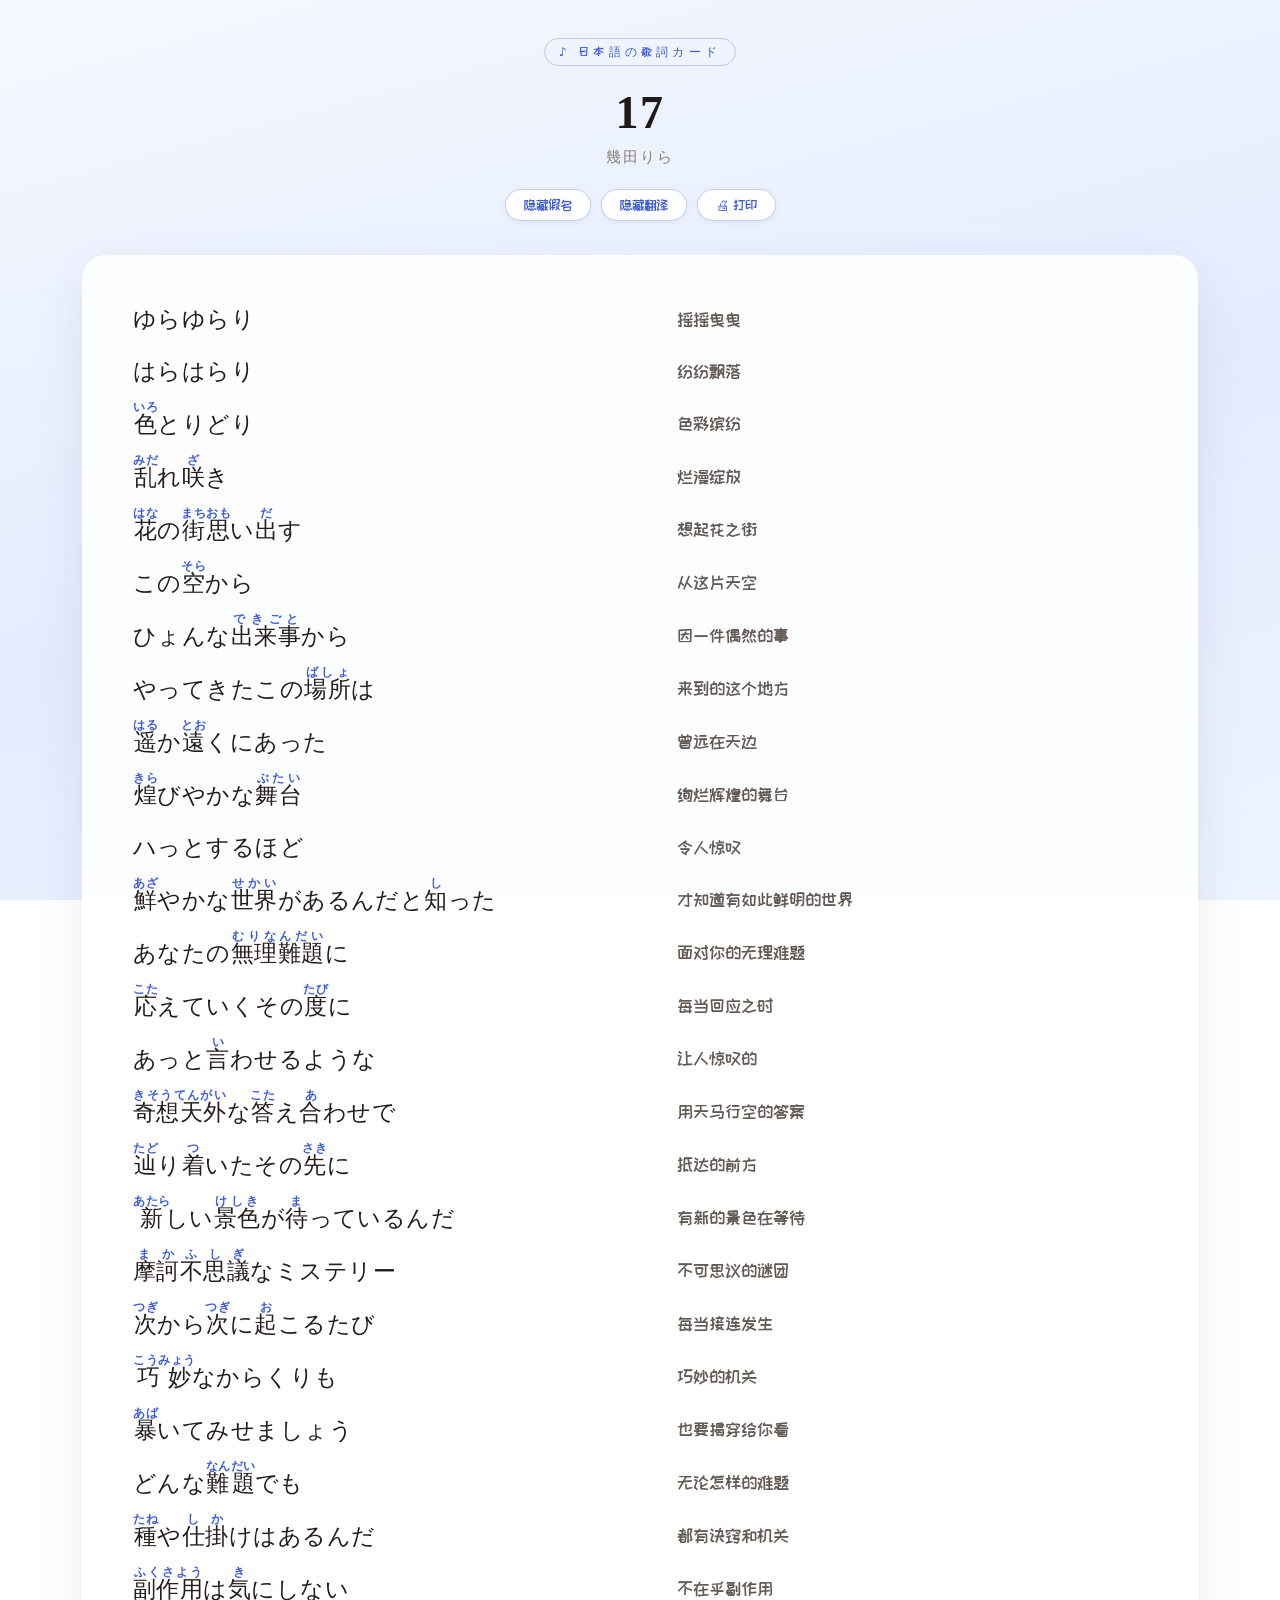
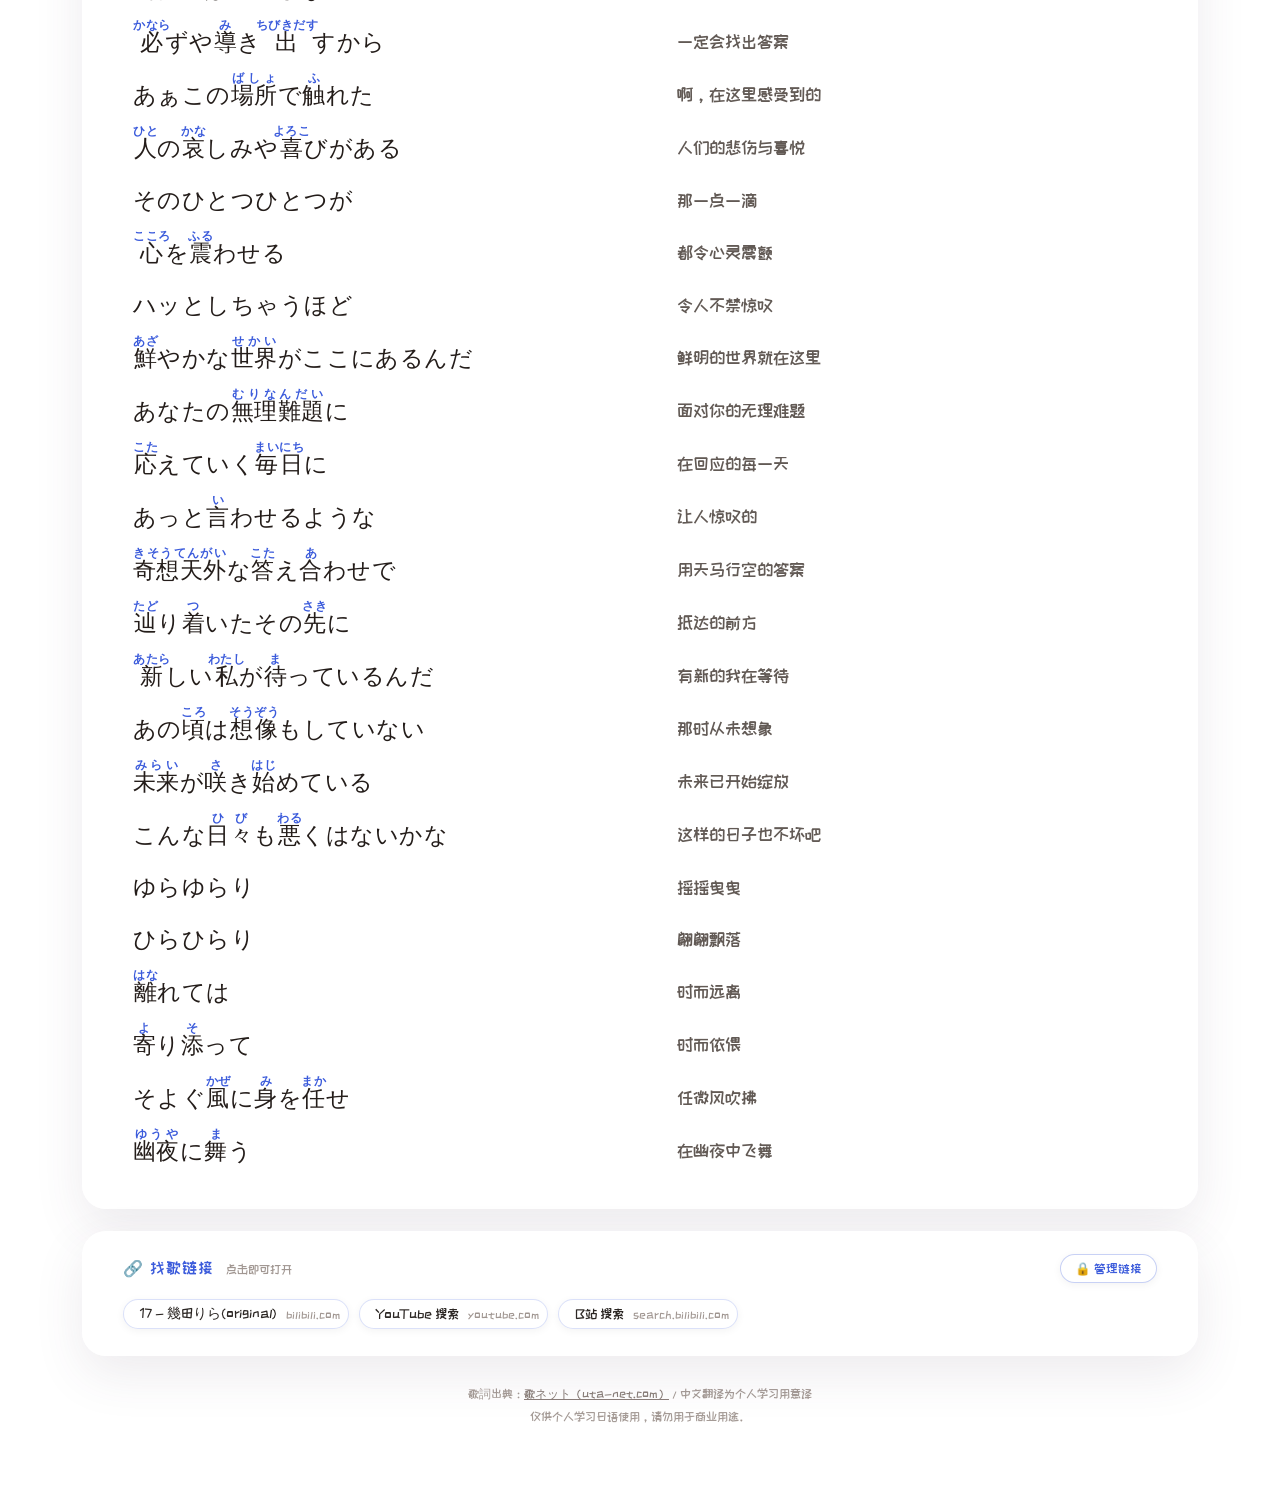
<file: site/lyrics/17-幾田りら.html>
<!DOCTYPE html>
<html lang="zh-CN">
<head>
<meta charset="UTF-8">
<meta name="viewport" content="width=device-width, initial-scale=1.0">
<title>17 - 幾田りら｜日语歌词卡</title>
<style>
@import url('https://fonts.googleapis.com/css2?family=ZCOOL+KuaiLe&display=swap');

body{--accent:#3b5bdb;--accent-soft:rgba(59,91,219,.28);--bg1:#f6f8ff;--bg2:#e3ecff;--bg3:#eef3ff;--card:rgba(255,255,255,.88);--hover:rgba(59,91,219,.07);--line:rgba(59,91,219,.18);}
</style>
<style>

*{box-sizing:border-box}
body{margin:0;padding:0;
  background:linear-gradient(165deg,var(--bg1) 0%,var(--bg2) 55%,var(--bg3) 100%);
  background-attachment:fixed;color:#2b2623;
  font-family:'ZCOOL KuaiLe','幼圆','YouYuan','Yu Gothic UI','Microsoft YaHei',system-ui,sans-serif;
  -webkit-font-smoothing:antialiased;}
.page{max-width:1160px;margin:0 auto;padding:38px 22px 60px;}
header{text-align:center;margin-bottom:34px;}
.badge{display:inline-block;font-size:12px;letter-spacing:.35em;color:var(--accent);
  border:1px solid var(--accent-soft);border-radius:999px;padding:5px 14px 4px;margin-bottom:16px;}
h1.title{margin:0 0 4px;font-size:clamp(30px,5vw,46px);line-height:1.35;letter-spacing:.03em;color:#201a18;font-family:'Yu Mincho','YuMincho','Hiragino Mincho ProN','Noto Serif JP','MS Mincho',serif;}
h1.title ruby rt{font-size:.42em;color:var(--accent);font-weight:600;}
.cn-title{font-size:clamp(16px,2.2vw,21px);color:#6b5f5a;letter-spacing:.18em;margin:6px 0 2px;font-family:'ZCOOL KuaiLe','幼圆','YouYuan','Microsoft YaHei',sans-serif;}
.artist{font-size:15px;color:#8a7f7a;letter-spacing:.12em;margin-top:2px;font-family:'Yu Gothic UI','YuGothic','Hiragino Sans','Meiryo',sans-serif;}
.subtitle{font-size:14.5px;color:#7d716c;max-width:760px;margin:14px auto 4px;line-height:1.9;}
.credit{font-size:12.5px;color:#a09691;margin-top:10px;}
.controls{margin-top:22px;display:flex;gap:10px;justify-content:center;flex-wrap:wrap;}
.controls button{font-family:inherit;font-size:13.5px;color:var(--accent);background:#fff;border:1px solid var(--accent-soft);
  border-radius:999px;padding:8px 18px;cursor:pointer;transition:all .18s;box-shadow:0 2px 8px rgba(0,0,0,.05);}
.controls button:hover{background:var(--accent);color:#fff;border-color:var(--accent);}
.lyrics{background:var(--card);backdrop-filter:blur(6px);border:1px solid rgba(255,255,255,.6);
  border-radius:24px;padding:38px 40px 30px;box-shadow:0 18px 50px rgba(80,60,90,.10);}
.row{display:grid;grid-template-columns:1.08fr 1fr;column-gap:36px;align-items:start;
  padding:3px 10px;border-radius:10px;transition:background .15s;}
.row:hover{background:var(--hover);}
.jp{font-family:"Yu Mincho","YuMincho","Hiragino Mincho ProN","Noto Serif JP","MS Mincho",serif;
  font-size:clamp(18px,2.0vw,23px);line-height:2.0;letter-spacing:.02em;color:#241d1a;}
.jp ruby{ruby-position:over;ruby-align:distribute-space;}
.jp ruby rt{font-size:.5em;font-weight:600;color:var(--accent);letter-spacing:.05em;
  font-family:"Yu Gothic UI","Hiragino Sans","Meiryo",sans-serif;}
.cn{font-family:'ZCOOL KuaiLe','幼圆','YouYuan','PingFang SC','Hiragino Sans GB','Microsoft YaHei',sans-serif;
  font-size:clamp(14.5px,1.6vw,17.5px);line-height:2.0;color:#625a55;padding-top:.28em;}
body.no-rt ruby rt{display:none;}
body.no-cn .cn{display:none;}
body.no-cn .row{grid-template-columns:1fr;}
footer{margin-top:26px;text-align:center;font-size:12px;color:#a49a95;line-height:1.9;}
footer a{color:#8a7f7a;}
@media (max-width:780px){
  .lyrics{padding:24px 16px 18px;}
  .row{grid-template-columns:1fr;row-gap:2px;margin:8px 0;}
  .jp{line-height:1.95;}
  .cn{display:block;border-top:1px dashed var(--line);margin-top:2px;padding-top:4px;}
  h1.title{font-size:30px;}
}
@media print{
  body{background:#fff !important;color:#000;}
  .controls,.badge{display:none !important;}
  .lyrics{box-shadow:none;border:none;padding:0;}
  .jp{color:#000;}
  .cn{color:#333;}
  .links-tools button,.l-editor,.links-empty{display:none !important;}
}
/* ---------- 找歌链接卡片 ---------- */
.links{background:var(--card);backdrop-filter:blur(6px);border:1px solid rgba(255,255,255,.6);
  border-radius:24px;padding:22px 40px 26px;box-shadow:0 18px 50px rgba(80,60,90,.10);margin-top:22px;}
.links-head{display:flex;justify-content:space-between;align-items:center;gap:12px;flex-wrap:wrap;}
.links-title{font-size:16px;margin:0;color:var(--accent);letter-spacing:.08em;}
.links-title small{font-weight:400;color:#a09691;font-size:12px;letter-spacing:0;margin-left:6px;}
.links-tools{display:flex;gap:8px;flex-wrap:wrap;}
.links-tools button{font-family:inherit;font-size:12.5px;color:var(--accent);background:#fff;border:1px solid var(--accent-soft);
  border-radius:999px;padding:6px 14px;cursor:pointer;transition:all .18s;box-shadow:0 2px 8px rgba(0,0,0,.05);}
.links-tools button:hover{background:var(--accent);color:#fff;border-color:var(--accent);}
.links-tools button.on{background:var(--accent);color:#fff;border-color:var(--accent);}
.link-list{display:flex;flex-wrap:wrap;gap:10px;margin-top:16px;}
.links-empty{color:#a09691;font-size:13px;margin:16px 0 0;line-height:1.8;}
.chip{display:inline-flex;align-items:center;gap:8px;text-decoration:none;color:#2b2623;background:#fff;
  border:1px solid var(--line);border-radius:999px;padding:5px 8px 5px 16px;font-size:13.5px;
  box-shadow:0 2px 8px rgba(0,0,0,.05);transition:border-color .15s;}
.chip:hover{border-color:var(--accent);}
.chip a{display:inline-flex;align-items:center;gap:9px;color:inherit;text-decoration:none;}
.chip a:hover{color:var(--accent);}
.chip .host{color:#a09691;font-size:11.5px;}
.chip .x{border:none;background:none;color:#c9bfb9;font-size:14px;cursor:pointer;line-height:1;padding:2px 8px;border-radius:50%;}
.chip .x:hover{color:#fff;background:#e03131;}
.l-editor{display:flex;gap:8px;flex-wrap:wrap;margin-top:16px;align-items:center;}
.l-editor[hidden]{display:none !important;}
.l-in{font-family:inherit;font-size:13.5px;border:1px solid var(--line);border-radius:10px;padding:8px 12px;background:#fff;color:#2b2623;min-width:0;outline:none;}
.l-in:focus{border-color:var(--accent);}
.l-in#inLabel{flex:1 1 150px;}
.l-in#inUrl{flex:2 1 280px;}
.l-editor button{font-family:inherit;font-size:13.5px;color:#fff;background:var(--accent);border:none;border-radius:10px;padding:9px 18px;cursor:pointer;}
.l-editor #btnSetPw{background:none;color:var(--accent);border:1px solid var(--accent-soft);}
.l-hint{flex-basis:100%;color:#a09691;font-size:12.5px;line-height:1.8;}
.l-hint strong{color:#7d716c;}
.l-note{flex-basis:100%;color:#e03131;font-size:12px;margin:0;}
@media (max-width:780px){ .links{padding:18px 16px 20px;} .l-in{flex:1 1 100%;} }

</style>
</head>
<body>
<div class="page">
  <header>
    <div class="badge">♪ 日本語の歌詞カード</div>
    <h1 class="title">17</h1>
    <div class="artist">幾田りら</div>
    
    
    <div class="controls">
      <button id="btnRt" onclick="toggleRt()">隐藏假名</button>
      <button id="btnCn" onclick="toggleCn()">隐藏翻译</button>
      <button onclick="window.print()">🖨 打印</button>
    </div>
  </header>
  <main class="lyrics">
<div class="row"><div class="jp">ゆらゆらり</div><div class="cn">摇摇曳曳</div></div>
<div class="row"><div class="jp">はらはらり</div><div class="cn">纷纷飘落</div></div>
<div class="row"><div class="jp"><ruby>色<rt>いろ</rt></ruby>とりどり</div><div class="cn">色彩缤纷</div></div>
<div class="row"><div class="jp"><ruby>乱<rt>みだ</rt></ruby>れ<ruby>咲<rt>ざ</rt></ruby>き</div><div class="cn">烂漫绽放</div></div>
<div class="row"><div class="jp"><ruby>花<rt>はな</rt></ruby>の<ruby>街<rt>まち</rt></ruby><ruby>思<rt>おも</rt></ruby>い<ruby>出<rt>だ</rt></ruby>す</div><div class="cn">想起花之街</div></div>
<div class="row"><div class="jp">この<ruby>空<rt>そら</rt></ruby>から</div><div class="cn">从这片天空</div></div>
<div class="row"><div class="jp">ひょんな<ruby>出来事<rt>できごと</rt></ruby>から</div><div class="cn">因一件偶然的事</div></div>
<div class="row"><div class="jp">やってきたこの<ruby>場所<rt>ばしょ</rt></ruby>は</div><div class="cn">来到的这个地方</div></div>
<div class="row"><div class="jp"><ruby>遥<rt>はる</rt></ruby>か<ruby>遠<rt>とお</rt></ruby>くにあった</div><div class="cn">曾远在天边</div></div>
<div class="row"><div class="jp"><ruby>煌<rt>きら</rt></ruby>びやかな<ruby>舞台<rt>ぶたい</rt></ruby></div><div class="cn">绚烂辉煌的舞台</div></div>
<div class="row"><div class="jp">ハっとするほど</div><div class="cn">令人惊叹</div></div>
<div class="row"><div class="jp"><ruby>鮮<rt>あざ</rt></ruby>やかな<ruby>世界<rt>せかい</rt></ruby>があるんだと<ruby>知<rt>し</rt></ruby>った</div><div class="cn">才知道有如此鲜明的世界</div></div>
<div class="row"><div class="jp">あなたの<ruby>無理難題<rt>むりなんだい</rt></ruby>に</div><div class="cn">面对你的无理难题</div></div>
<div class="row"><div class="jp"><ruby>応<rt>こた</rt></ruby>えていくその<ruby>度<rt>たび</rt></ruby>に</div><div class="cn">每当回应之时</div></div>
<div class="row"><div class="jp">あっと<ruby>言<rt>い</rt></ruby>わせるような</div><div class="cn">让人惊叹的</div></div>
<div class="row"><div class="jp"><ruby>奇想天外<rt>きそうてんがい</rt></ruby>な<ruby>答<rt>こた</rt></ruby>え<ruby>合<rt>あ</rt></ruby>わせで</div><div class="cn">用天马行空的答案</div></div>
<div class="row"><div class="jp"><ruby>辿<rt>たど</rt></ruby>り<ruby>着<rt>つ</rt></ruby>いたその<ruby>先<rt>さき</rt></ruby>に</div><div class="cn">抵达的前方</div></div>
<div class="row"><div class="jp"><ruby>新<rt>あたら</rt></ruby>しい<ruby>景色<rt>けしき</rt></ruby>が<ruby>待<rt>ま</rt></ruby>っているんだ</div><div class="cn">有新的景色在等待</div></div>
<div class="row"><div class="jp"><ruby>摩訶不思議<rt>まかふしぎ</rt></ruby>なミステリー</div><div class="cn">不可思议的谜团</div></div>
<div class="row"><div class="jp"><ruby>次<rt>つぎ</rt></ruby>から<ruby>次<rt>つぎ</rt></ruby>に<ruby>起<rt>お</rt></ruby>こるたび</div><div class="cn">每当接连发生</div></div>
<div class="row"><div class="jp"><ruby>巧妙<rt>こうみょう</rt></ruby>なからくりも</div><div class="cn">巧妙的机关</div></div>
<div class="row"><div class="jp"><ruby>暴<rt>あば</rt></ruby>いてみせましょう</div><div class="cn">也要揭穿给你看</div></div>
<div class="row"><div class="jp">どんな<ruby>難題<rt>なんだい</rt></ruby>でも</div><div class="cn">无论怎样的难题</div></div>
<div class="row"><div class="jp"><ruby>種<rt>たね</rt></ruby>や<ruby>仕掛<rt>しか</rt></ruby>けはあるんだ</div><div class="cn">都有诀窍和机关</div></div>
<div class="row"><div class="jp"><ruby>副作用<rt>ふくさよう</rt></ruby>は<ruby>気<rt>き</rt></ruby>にしない</div><div class="cn">不在乎副作用</div></div>
<div class="row"><div class="jp"><ruby>必<rt>かなら</rt></ruby>ずや<ruby>導<rt>み</rt></ruby>き<ruby>出<rt>ちびきだす</rt></ruby>すから</div><div class="cn">一定会找出答案</div></div>
<div class="row"><div class="jp">あぁこの<ruby>場所<rt>ばしょ</rt></ruby>で<ruby>触<rt>ふ</rt></ruby>れた</div><div class="cn">啊，在这里感受到的</div></div>
<div class="row"><div class="jp"><ruby>人<rt>ひと</rt></ruby>の<ruby>哀<rt>かな</rt></ruby>しみや<ruby>喜<rt>よろこ</rt></ruby>びがある</div><div class="cn">人们的悲伤与喜悦</div></div>
<div class="row"><div class="jp">そのひとつひとつが</div><div class="cn">那一点一滴</div></div>
<div class="row"><div class="jp"><ruby>心<rt>こころ</rt></ruby>を<ruby>震<rt>ふる</rt></ruby>わせる</div><div class="cn">都令心灵震颤</div></div>
<div class="row"><div class="jp">ハッとしちゃうほど</div><div class="cn">令人不禁惊叹</div></div>
<div class="row"><div class="jp"><ruby>鮮<rt>あざ</rt></ruby>やかな<ruby>世界<rt>せかい</rt></ruby>がここにあるんだ</div><div class="cn">鲜明的世界就在这里</div></div>
<div class="row"><div class="jp">あなたの<ruby>無理難題<rt>むりなんだい</rt></ruby>に</div><div class="cn">面对你的无理难题</div></div>
<div class="row"><div class="jp"><ruby>応<rt>こた</rt></ruby>えていく<ruby>毎日<rt>まいにち</rt></ruby>に</div><div class="cn">在回应的每一天</div></div>
<div class="row"><div class="jp">あっと<ruby>言<rt>い</rt></ruby>わせるような</div><div class="cn">让人惊叹的</div></div>
<div class="row"><div class="jp"><ruby>奇想天外<rt>きそうてんがい</rt></ruby>な<ruby>答<rt>こた</rt></ruby>え<ruby>合<rt>あ</rt></ruby>わせで</div><div class="cn">用天马行空的答案</div></div>
<div class="row"><div class="jp"><ruby>辿<rt>たど</rt></ruby>り<ruby>着<rt>つ</rt></ruby>いたその<ruby>先<rt>さき</rt></ruby>に</div><div class="cn">抵达的前方</div></div>
<div class="row"><div class="jp"><ruby>新<rt>あたら</rt></ruby>しい<ruby>私<rt>わたし</rt></ruby>が<ruby>待<rt>ま</rt></ruby>っているんだ</div><div class="cn">有新的我在等待</div></div>
<div class="row"><div class="jp">あの<ruby>頃<rt>ころ</rt></ruby>は<ruby>想像<rt>そうぞう</rt></ruby>もしていない</div><div class="cn">那时从未想象</div></div>
<div class="row"><div class="jp"><ruby>未来<rt>みらい</rt></ruby>が<ruby>咲<rt>さ</rt></ruby>き<ruby>始<rt>はじ</rt></ruby>めている</div><div class="cn">未来已开始绽放</div></div>
<div class="row"><div class="jp">こんな<ruby>日々<rt>ひび</rt></ruby>も<ruby>悪<rt>わる</rt></ruby>くはないかな</div><div class="cn">这样的日子也不坏吧</div></div>
<div class="row"><div class="jp">ゆらゆらり</div><div class="cn">摇摇曳曳</div></div>
<div class="row"><div class="jp">ひらひらり</div><div class="cn">翩翩飘落</div></div>
<div class="row"><div class="jp"><ruby>離<rt>はな</rt></ruby>れては</div><div class="cn">时而远离</div></div>
<div class="row"><div class="jp"><ruby>寄<rt>よ</rt></ruby>り<ruby>添<rt>そ</rt></ruby>って</div><div class="cn">时而依偎</div></div>
<div class="row"><div class="jp">そよぐ<ruby>風<rt>かぜ</rt></ruby>に<ruby>身<rt>み</rt></ruby>を<ruby>任<rt>まか</rt></ruby>せ</div><div class="cn">任微风吹拂</div></div>
<div class="row"><div class="jp"><ruby>幽夜<rt>ゆうや</rt></ruby>に<ruby>舞<rt>ま</rt></ruby>う</div><div class="cn">在幽夜中飞舞</div></div>
  </main>
  <section class="links">
    <div class="links-head">
      <div class="links-title">🔗 找歌链接 <small>点击即可打开</small></div>
      <div class="links-tools">
        <button id="btnEdit" onclick="toggleEdit()">🔒 管理链接</button>
        <button id="btnExport" onclick="exportPage()" style="display:none">⬇ 导出本页（含链接）</button>
      </div>
    </div>
    <div id="linkList" class="link-list"></div>
    <p class="links-empty" id="linksEmpty">还没有添加链接 —— 点右上「管理链接」，粘贴 YouTube / B站 / 网易云 等地址，方便以后快速找歌。</p>
    <div class="l-editor" id="lEditor" hidden>
      <input id="inLabel" class="l-in" type="text" placeholder="名称（如：MV / 现场版 / 网易云）">
      <input id="inUrl" class="l-in" type="url" placeholder="https://… 完整链接">
      <button id="btnAdd" onclick="addLink()">＋ 添加</button>
      <button id="btnSetPw" onclick="setPw()" type="button">设密码</button>
      <div class="l-hint" id="lHint"></div>
      <p class="l-note" id="lNote"></p>
    </div>
  </section>
  <footer>
    歌詞出典：<a href="https://www.uta-net.com" target="_blank" rel="noreferrer">歌ネット（uta-net.com）</a>／中文翻译为个人学习用意译<br>
    仅供个人学习日语使用，请勿用于商业用途。
  </footer>
</div>
<script>
function toggleRt(){
  var on=document.body.classList.toggle('no-rt');
  document.getElementById('btnRt').textContent = on ? '显示假名' : '隐藏假名';
}
function toggleCn(){
  var on=document.body.classList.toggle('no-cn');
  document.getElementById('btnCn').textContent = on ? '显示翻译' : '隐藏翻译';
}
</script>
<script id="linksData">
window.__linksInit = [["17 - 幾田りら(original)", "https://www.bilibili.com/video/BV155411s7wy/?p=33"], ["YouTube 搜索", "https://www.youtube.com/results?search_query=17+%E5%B9%BE%E7%94%B0%E3%82%8A%E3%82%89"], ["B站 搜索", "https://search.bilibili.com/all?keyword=17+%E5%B9%BE%E7%94%B0%E3%82%8A%E3%82%89"]];
window.__linksPw = "";
</script>
<script>
/* ===== 找歌链接管理 =====
   规则：每首歌的链接 = 页面内置默认 + 本浏览器里的增删（localStorage 按页面名存）。
   其他访客打开这个文件/网站时，改的是“他自己的浏览器”，永远影响不到你看到的列表。
   「管理密码」：EDITOR_KEY 非空时（或本机设过密码），增删必须先输密码；导出/分享的文件同样生效。 */
(function(){
  var file = decodeURIComponent((location.pathname.split('/').pop() || 'page'));
  var LS='tk_links_'+file, PS='tk_pw_'+file;
  var mem={}, memOk=true;
  try{ localStorage.setItem('__t','1'); localStorage.removeItem('__t'); }
  catch(e){ memOk=false; }
  function load(k){ if(memOk){ try{ return localStorage.getItem(k); }catch(e){ return null; } } return (k in mem)?mem[k]:null; }
  function save(k,v){ if(memOk){ try{ localStorage.setItem(k,v); return; }catch(e){} } mem[k]=v; }
  function del(k){ if(memOk){ try{ localStorage.removeItem(k); return; }catch(e){} } delete mem[k]; }
  var pwStored = load(PS);
  var PAGE_PW = (typeof window.__linksPw!=='undefined' && window.__linksPw) ? window.__linksPw : '';
  var baked = (typeof window.__linksInit!=='undefined' && Array.isArray(window.__linksInit)) ? window.__linksInit : [];
  function bakedUrls(){ return baked.map(function(x){ return x && x[1]; }); }
  function loadLocalExtras(){
    var raw = load(LS);
    if(raw){ try{
      var o=JSON.parse(raw);
      if(o && Array.isArray(o.list)){
        var bu=bakedUrls();
        // 旧数据里可能存过“整份列表”，过滤掉与数据库重复的部分，只保留本机新增
        return o.list.filter(function(it){ return it && it[1] && bu.indexOf(it[1])<0; });
      }
    }catch(e){} }
    return [];
  }
  var localExtras = loadLocalExtras();
  // 页面最终列表 = 数据库/内置链接（所有人可见） + 本机新增（只影响自己）
  function currentList(){ return baked.concat(localExtras); }
  function persist(list){
    var bu=bakedUrls();
    localExtras = list.filter(function(it){ return it && it[1] && bu.indexOf(it[1])<0; });
    save(LS, JSON.stringify({list:localExtras}));
  }
  var editOn=false, req = pwStored || PAGE_PW;
  function hostOf(u){ try{ return new URL(u).host.replace(/^www\./,''); }catch(e){ return ''; } }
  function esc(s){ return String(s).replace(/&/g,'&amp;').replace(/</g,'&lt;').replace(/>/g,'&gt;').replace(/"/g,'&quot;'); }
  function render(){
    var list=currentList(), box=document.getElementById('linkList'), empty=document.getElementById('linksEmpty');
    box.innerHTML='';
    if(!list.length){ empty.style.display='block'; }
    else{
      empty.style.display='none';
      list.forEach(function(it,i){
        var label=(it && it[0]) || (it && it[1]) || '', url=(it && it[1]) || '';
        if(!url) return;
        var span=document.createElement('span'); span.className='chip';
        var a=document.createElement('a'); a.href=url; a.target='_blank'; a.rel='noreferrer';
        a.innerHTML='<span class="cl">'+esc(label)+'</span><span class="host">'+esc(hostOf(url))+'</span>';
        span.appendChild(a);
        if(editOn){
          var x=document.createElement('button');
          x.className='x'; x.title=(i<baked.length?'来自数据库，需在 songs.db 里删除':'删除本机新增'); x.type='button'; x.textContent='✕';
          x.onclick=(function(k){ return function(ev){ ev.preventDefault(); ev.stopPropagation();
            if(k<baked.length){ alert('这条来自数据库（songs.db），所有设备都能看到；要删除请用 linkdb.py rm，或直接告诉我。'); return; }
            if(confirm('删除这条本机新增的链接？')){ var l=currentList(); l.splice(k,1); persist(l); render(); } }; })(i);
          span.appendChild(x);
        }
        box.appendChild(span);
      });
    }
    if(editOn){
      document.getElementById('lEditor').hidden=false;
      var h='列表 = <strong>数据库链接</strong>（所有人可见） + <strong>本机新增</strong>（仅自己）。数据库链接用 _tools\\linkdb.py 管理；点「导出本页」可把全部链接写进一个 html 带走或分享。';
      if(req){ h+=' 密码已启用：不知道密码的访客无法增删。'; }
      else{ h+=' 目前<strong>未设密码</strong>：任何访客都能增删，但只影响各自的浏览器。建议点「设密码」或改 lyric_build.py 的 EDITOR_KEY 后重新构建。'; }
      document.getElementById('lHint').innerHTML=h;
      document.getElementById('lNote').textContent = memOk ? '' : '注意：此环境不支持 localStorage，本次改动关闭页面后会丢失。';
    } else {
      document.getElementById('lEditor').hidden=true;
    }
  }
  window.toggleEdit=function(){
    if(!editOn){
      if(req){
        var p=prompt('请输入管理密码：');
        if(p===null) return;
        if(p!==req){ alert('密码错误'); return; }
      }
      editOn=true;
      var b=document.getElementById('btnEdit');
      b.textContent='🔓 完成编辑'; b.classList.add('on');
      document.getElementById('btnExport').style.display='';
    } else {
      editOn=false;
      var b2=document.getElementById('btnEdit');
      b2.textContent='🔒 管理链接'; b2.classList.remove('on');
      document.getElementById('btnExport').style.display='none';
    }
    render();
  };
  window.addLink=function(){
    var label=document.getElementById('inLabel').value.trim();
    var url=document.getElementById('inUrl').value.trim();
    if(!/^https?:\/\//i.test(url)){ alert('链接要以 http:// 或 https:// 开头'); return; }
    if(!label) label=url;
    var list=currentList(); list.push([label,url]);
    persist(list); render();
    document.getElementById('inLabel').value=''; document.getElementById('inUrl').value='';
  };
  window.setPw=function(){
    var p=prompt('设置本机管理密码（留空 = 取消保护）。设置后增删链接都要先输入它。');
    if(p===null) return;
    if(p===''){ pwStored=''; del(PS); }
    else { pwStored=p; save(PS,p); }
    req = pwStored || PAGE_PW;
    alert(req ? '密码已启用。' : '保护已取消（任何访客都能增删，但只影响各自浏览器）。');
  };
  window.exportPage=function(){
    var list=currentList();
    var doc=document.getElementById('linksData');
    var old=doc.textContent;
    function jsSafe(o){ return JSON.stringify(o).replace(/<\//g,'<\\/'); }
    var fresh='window.__linksInit = '+jsSafe(list)+';\nwindow.__linksPw = '+jsSafe(PAGE_PW)+';';
    var html=document.documentElement.outerHTML.replace(old, fresh);
    var blob=new Blob([html],{type:'text/html;charset=utf-8'});
    var a=document.createElement('a');
    a.href=URL.createObjectURL(blob);
    a.download=file;
    document.body.appendChild(a); a.click();
    setTimeout(function(){ URL.revokeObjectURL(a.href); a.remove(); }, 500);
    alert('已导出：'+file+'\n这个新文件已把当前全部链接写进页面，发给别人或上传后，他们也能看到这些链接。');
  };
  render();
})();
</script>
</body>
</html>
</file>
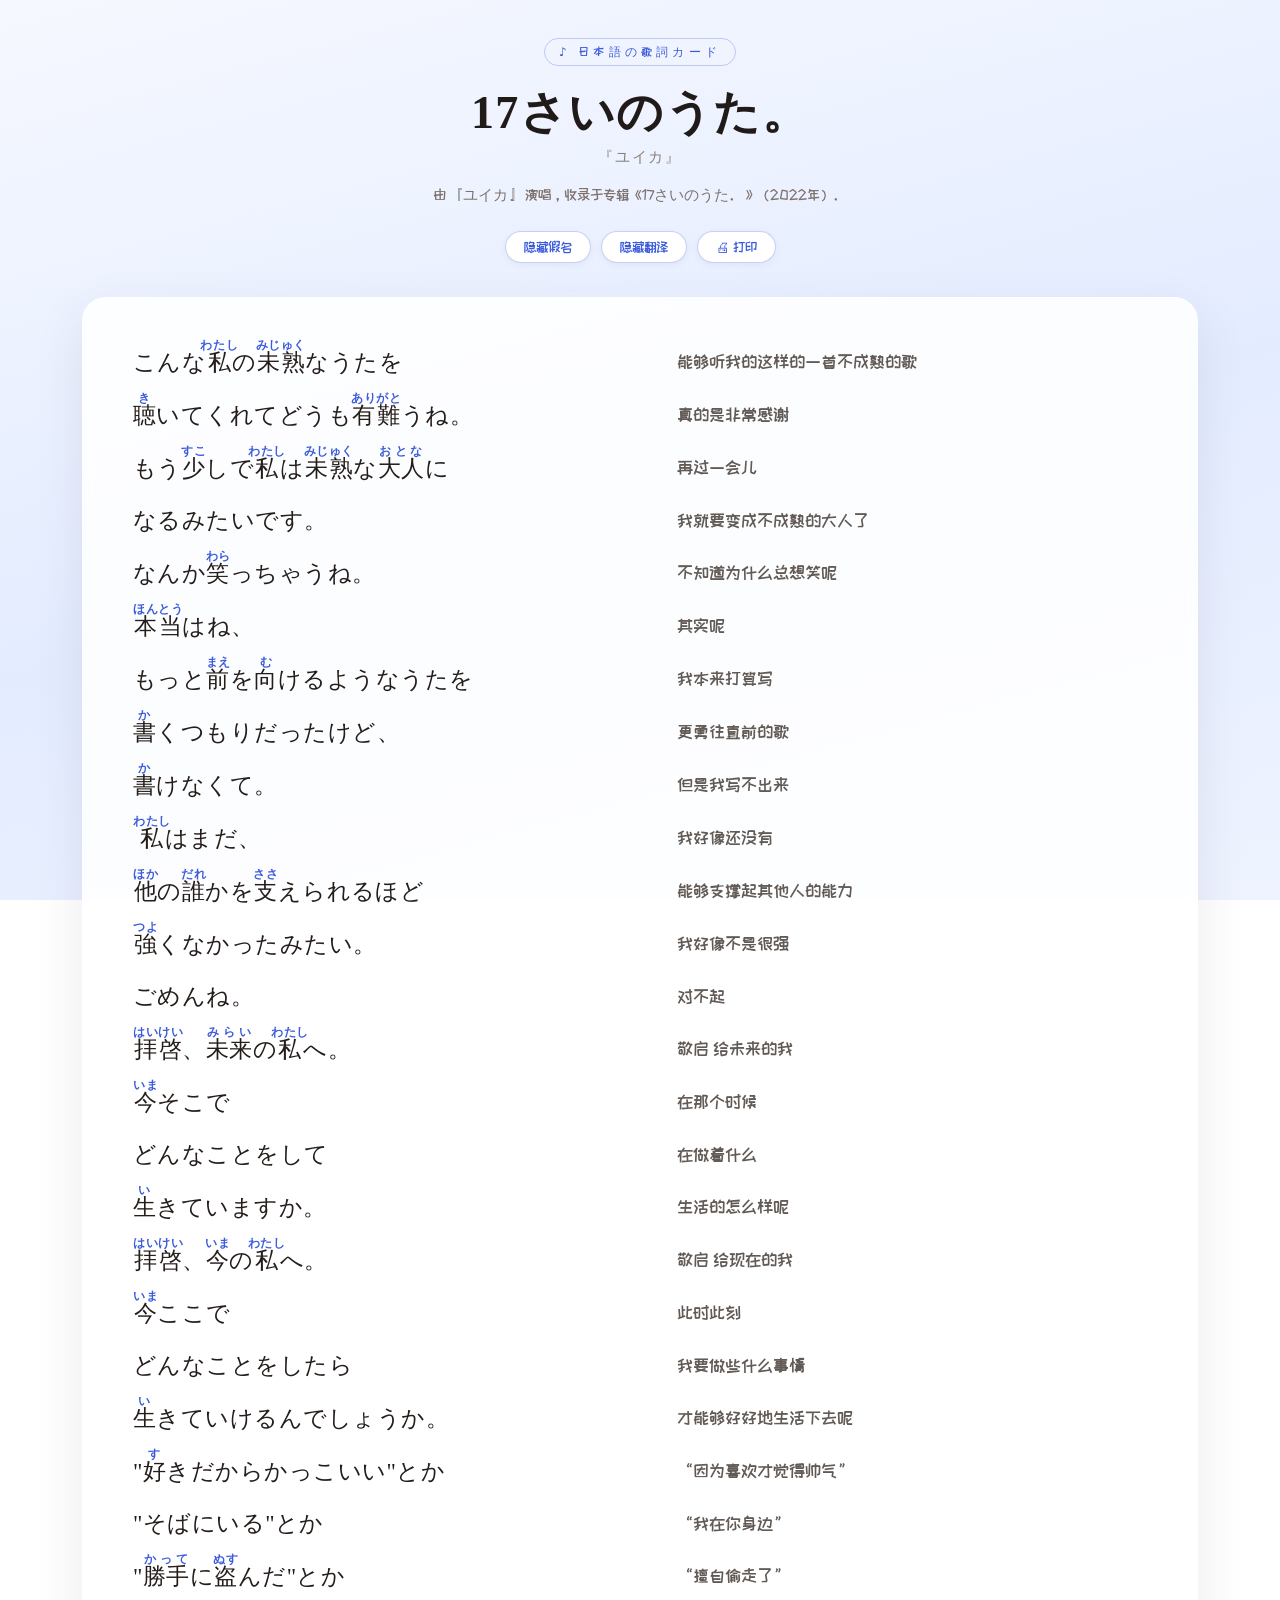
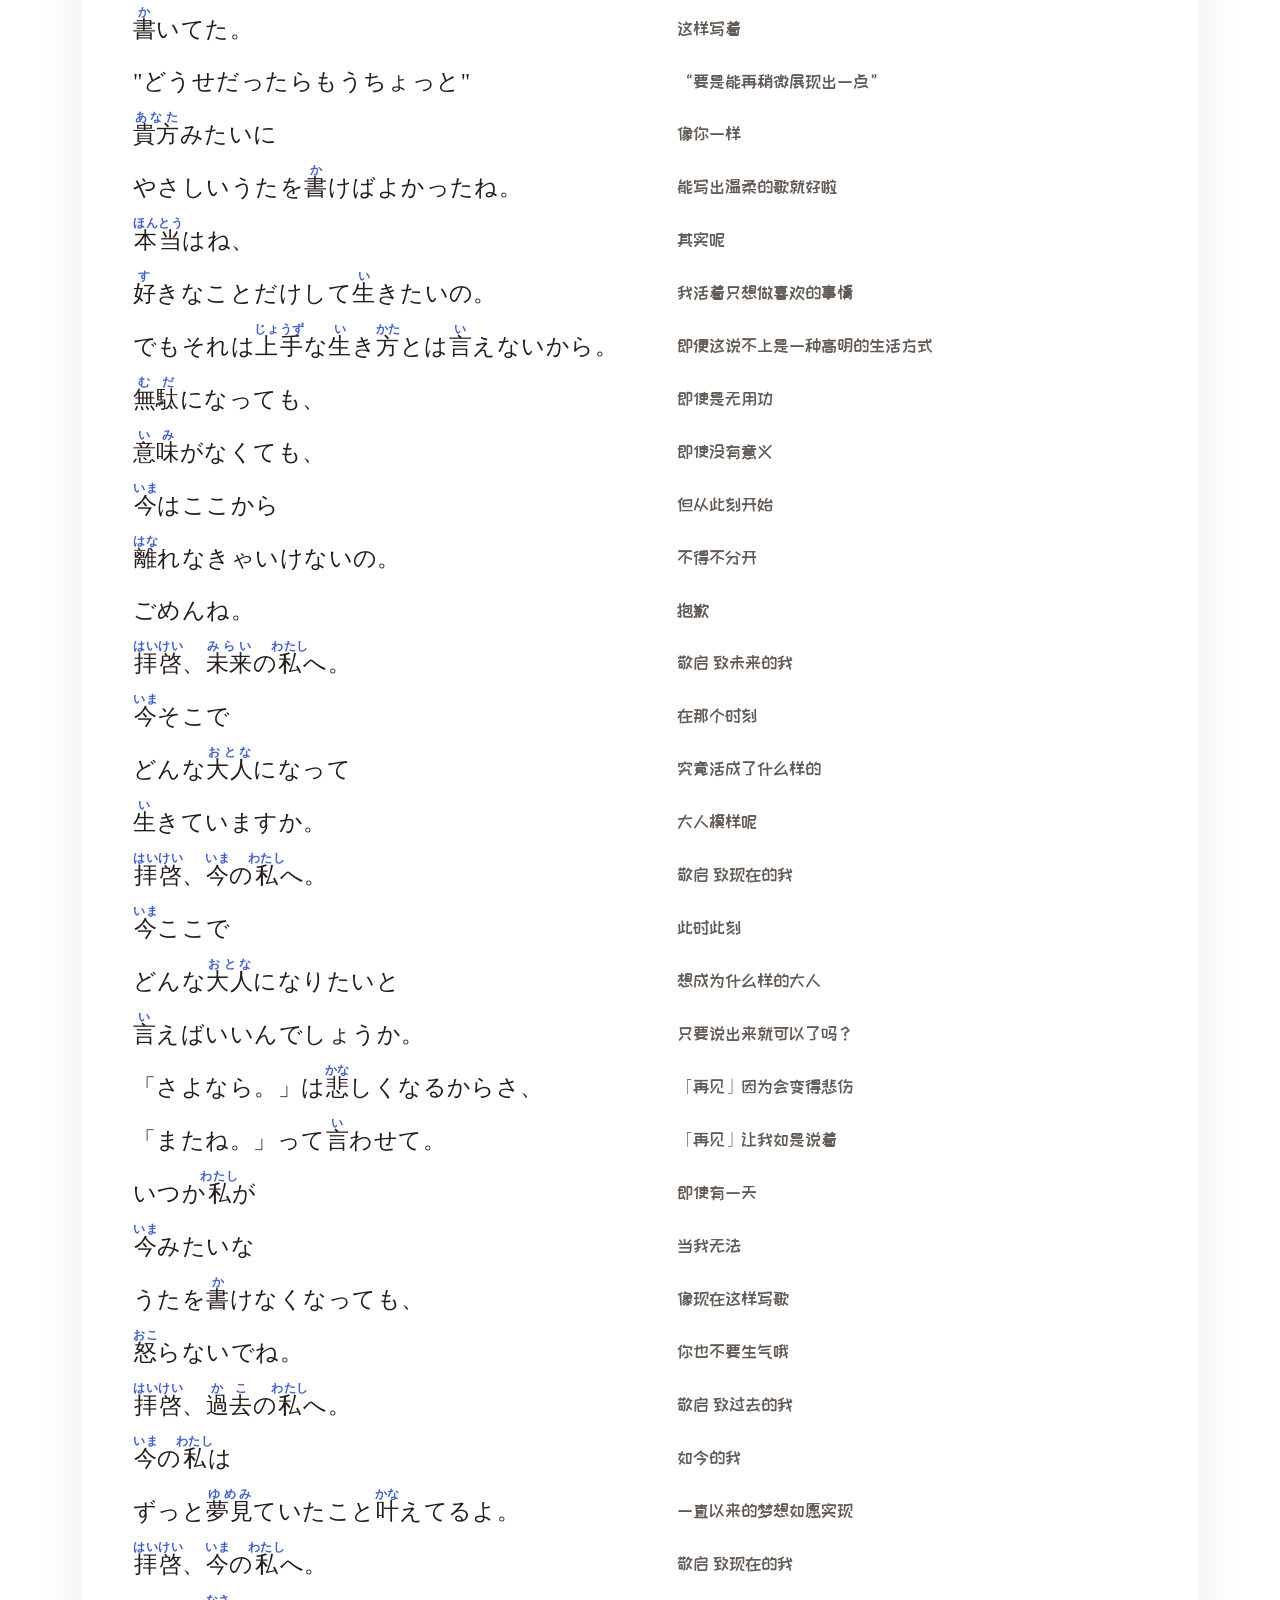
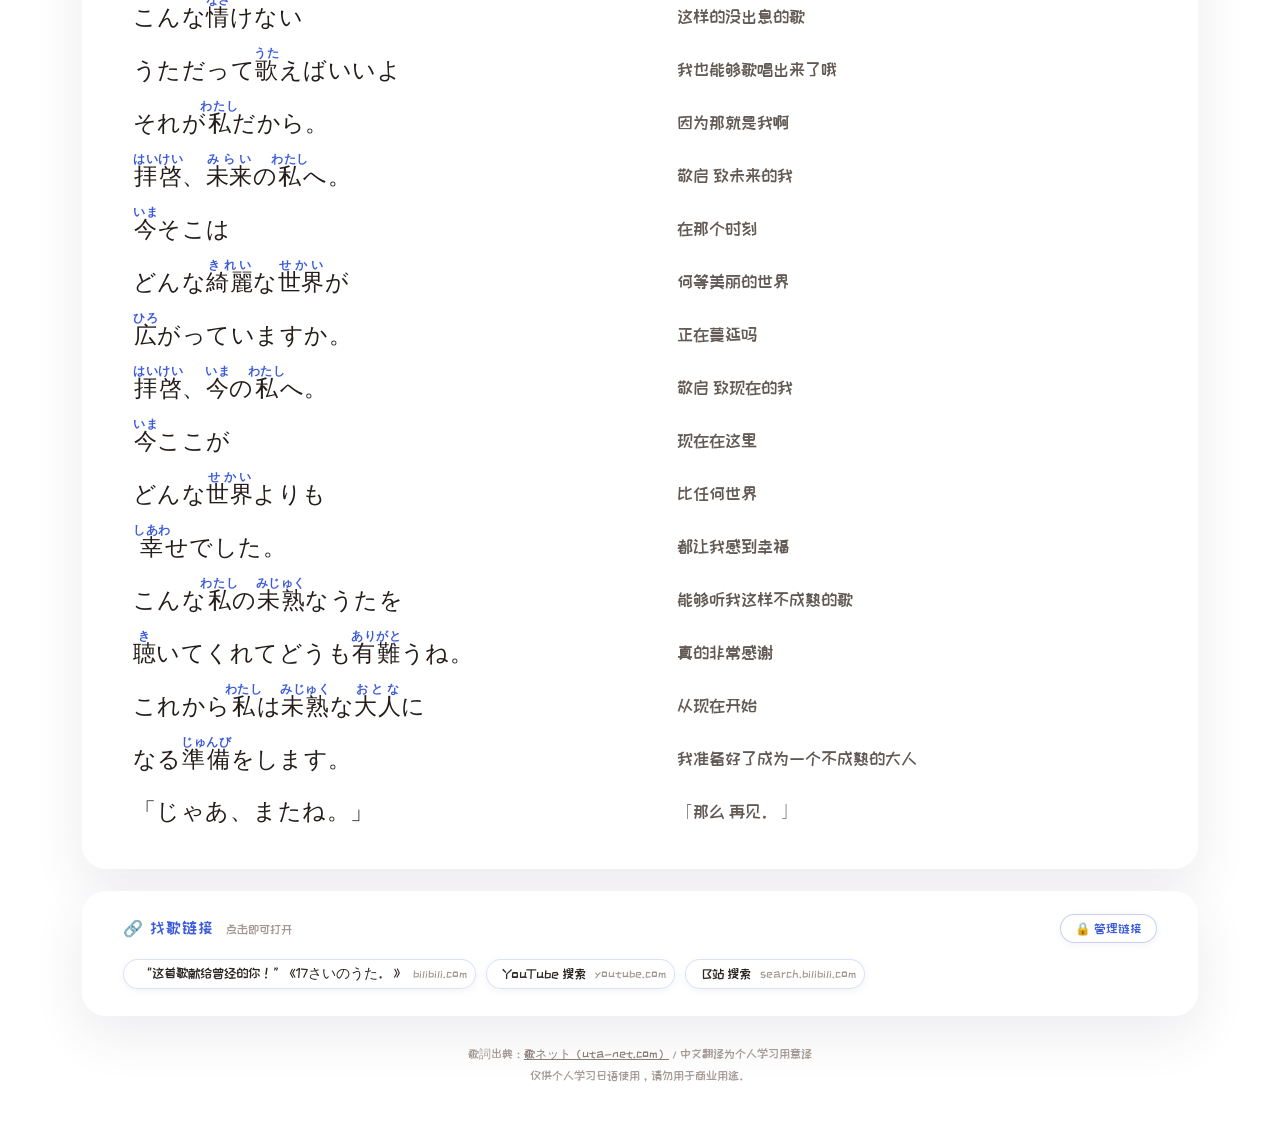
<file: site/lyrics/17さいのうた。-日推歌曲.html>
<!DOCTYPE html>
<html lang="zh-CN">
<head>
<meta charset="UTF-8">
<meta name="viewport" content="width=device-width, initial-scale=1.0">
<title>17さいのうた。 - 『ユイカ』｜日语歌词卡</title>
<style>
@import url('https://fonts.googleapis.com/css2?family=ZCOOL+KuaiLe&display=swap');

body{--accent:#3b5bdb;--accent-soft:rgba(59,91,219,.28);--bg1:#f6f8ff;--bg2:#e3ecff;--bg3:#eef3ff;--card:rgba(255,255,255,.88);--hover:rgba(59,91,219,.07);--line:rgba(59,91,219,.18);}
</style>
<style>

*{box-sizing:border-box}
body{margin:0;padding:0;
  background:linear-gradient(165deg,var(--bg1) 0%,var(--bg2) 55%,var(--bg3) 100%);
  background-attachment:fixed;color:#2b2623;
  font-family:'ZCOOL KuaiLe','幼圆','YouYuan','Yu Gothic UI','Microsoft YaHei',system-ui,sans-serif;
  -webkit-font-smoothing:antialiased;}
.page{max-width:1160px;margin:0 auto;padding:38px 22px 60px;}
header{text-align:center;margin-bottom:34px;}
.badge{display:inline-block;font-size:12px;letter-spacing:.35em;color:var(--accent);
  border:1px solid var(--accent-soft);border-radius:999px;padding:5px 14px 4px;margin-bottom:16px;}
h1.title{margin:0 0 4px;font-size:clamp(30px,5vw,46px);line-height:1.35;letter-spacing:.03em;color:#201a18;font-family:'Yu Mincho','YuMincho','Hiragino Mincho ProN','Noto Serif JP','MS Mincho',serif;}
h1.title ruby rt{font-size:.42em;color:var(--accent);font-weight:600;}
.cn-title{font-size:clamp(16px,2.2vw,21px);color:#6b5f5a;letter-spacing:.18em;margin:6px 0 2px;font-family:'ZCOOL KuaiLe','幼圆','YouYuan','Microsoft YaHei',sans-serif;}
.artist{font-size:15px;color:#8a7f7a;letter-spacing:.12em;margin-top:2px;font-family:'Yu Gothic UI','YuGothic','Hiragino Sans','Meiryo',sans-serif;}
.subtitle{font-size:14.5px;color:#7d716c;max-width:760px;margin:14px auto 4px;line-height:1.9;}
.credit{font-size:12.5px;color:#a09691;margin-top:10px;}
.controls{margin-top:22px;display:flex;gap:10px;justify-content:center;flex-wrap:wrap;}
.controls button{font-family:inherit;font-size:13.5px;color:var(--accent);background:#fff;border:1px solid var(--accent-soft);
  border-radius:999px;padding:8px 18px;cursor:pointer;transition:all .18s;box-shadow:0 2px 8px rgba(0,0,0,.05);}
.controls button:hover{background:var(--accent);color:#fff;border-color:var(--accent);}
.lyrics{background:var(--card);backdrop-filter:blur(6px);border:1px solid rgba(255,255,255,.6);
  border-radius:24px;padding:38px 40px 30px;box-shadow:0 18px 50px rgba(80,60,90,.10);}
.row{display:grid;grid-template-columns:1.08fr 1fr;column-gap:36px;align-items:start;
  padding:3px 10px;border-radius:10px;transition:background .15s;}
.row:hover{background:var(--hover);}
.jp{font-family:"Yu Mincho","YuMincho","Hiragino Mincho ProN","Noto Serif JP","MS Mincho",serif;
  font-size:clamp(18px,2.0vw,23px);line-height:2.0;letter-spacing:.02em;color:#241d1a;}
.jp ruby{ruby-position:over;ruby-align:distribute-space;}
.jp ruby rt{font-size:.5em;font-weight:600;color:var(--accent);letter-spacing:.05em;
  font-family:"Yu Gothic UI","Hiragino Sans","Meiryo",sans-serif;}
.cn{font-family:'ZCOOL KuaiLe','幼圆','YouYuan','PingFang SC','Hiragino Sans GB','Microsoft YaHei',sans-serif;
  font-size:clamp(14.5px,1.6vw,17.5px);line-height:2.0;color:#625a55;padding-top:.28em;}
body.no-rt ruby rt{display:none;}
body.no-cn .cn{display:none;}
body.no-cn .row{grid-template-columns:1fr;}
footer{margin-top:26px;text-align:center;font-size:12px;color:#a49a95;line-height:1.9;}
footer a{color:#8a7f7a;}
@media (max-width:780px){
  .lyrics{padding:24px 16px 18px;}
  .row{grid-template-columns:1fr;row-gap:2px;margin:8px 0;}
  .jp{line-height:1.95;}
  .cn{display:block;border-top:1px dashed var(--line);margin-top:2px;padding-top:4px;}
  h1.title{font-size:30px;}
}
@media print{
  body{background:#fff !important;color:#000;}
  .controls,.badge{display:none !important;}
  .lyrics{box-shadow:none;border:none;padding:0;}
  .jp{color:#000;}
  .cn{color:#333;}
  .links-tools button,.l-editor,.links-empty{display:none !important;}
}
/* ---------- 找歌链接卡片 ---------- */
.links{background:var(--card);backdrop-filter:blur(6px);border:1px solid rgba(255,255,255,.6);
  border-radius:24px;padding:22px 40px 26px;box-shadow:0 18px 50px rgba(80,60,90,.10);margin-top:22px;}
.links-head{display:flex;justify-content:space-between;align-items:center;gap:12px;flex-wrap:wrap;}
.links-title{font-size:16px;margin:0;color:var(--accent);letter-spacing:.08em;}
.links-title small{font-weight:400;color:#a09691;font-size:12px;letter-spacing:0;margin-left:6px;}
.links-tools{display:flex;gap:8px;flex-wrap:wrap;}
.links-tools button{font-family:inherit;font-size:12.5px;color:var(--accent);background:#fff;border:1px solid var(--accent-soft);
  border-radius:999px;padding:6px 14px;cursor:pointer;transition:all .18s;box-shadow:0 2px 8px rgba(0,0,0,.05);}
.links-tools button:hover{background:var(--accent);color:#fff;border-color:var(--accent);}
.links-tools button.on{background:var(--accent);color:#fff;border-color:var(--accent);}
.link-list{display:flex;flex-wrap:wrap;gap:10px;margin-top:16px;}
.links-empty{color:#a09691;font-size:13px;margin:16px 0 0;line-height:1.8;}
.chip{display:inline-flex;align-items:center;gap:8px;text-decoration:none;color:#2b2623;background:#fff;
  border:1px solid var(--line);border-radius:999px;padding:5px 8px 5px 16px;font-size:13.5px;
  box-shadow:0 2px 8px rgba(0,0,0,.05);transition:border-color .15s;}
.chip:hover{border-color:var(--accent);}
.chip a{display:inline-flex;align-items:center;gap:9px;color:inherit;text-decoration:none;}
.chip a:hover{color:var(--accent);}
.chip .host{color:#a09691;font-size:11.5px;}
.chip .x{border:none;background:none;color:#c9bfb9;font-size:14px;cursor:pointer;line-height:1;padding:2px 8px;border-radius:50%;}
.chip .x:hover{color:#fff;background:#e03131;}
.l-editor{display:flex;gap:8px;flex-wrap:wrap;margin-top:16px;align-items:center;}
.l-editor[hidden]{display:none !important;}
.l-in{font-family:inherit;font-size:13.5px;border:1px solid var(--line);border-radius:10px;padding:8px 12px;background:#fff;color:#2b2623;min-width:0;outline:none;}
.l-in:focus{border-color:var(--accent);}
.l-in#inLabel{flex:1 1 150px;}
.l-in#inUrl{flex:2 1 280px;}
.l-editor button{font-family:inherit;font-size:13.5px;color:#fff;background:var(--accent);border:none;border-radius:10px;padding:9px 18px;cursor:pointer;}
.l-editor #btnSetPw{background:none;color:var(--accent);border:1px solid var(--accent-soft);}
.l-hint{flex-basis:100%;color:#a09691;font-size:12.5px;line-height:1.8;}
.l-hint strong{color:#7d716c;}
.l-note{flex-basis:100%;color:#e03131;font-size:12px;margin:0;}
@media (max-width:780px){ .links{padding:18px 16px 20px;} .l-in{flex:1 1 100%;} }

</style>
</head>
<body>
<div class="page">
  <header>
    <div class="badge">♪ 日本語の歌詞カード</div>
    <h1 class="title">17さいのうた。</h1>
    <div class="artist">『ユイカ』</div>
    <p class="subtitle">由 『ユイカ』 演唱，收录于专辑《17さいのうた。》（2022年）。</p>
    
    <div class="controls">
      <button id="btnRt" onclick="toggleRt()">隐藏假名</button>
      <button id="btnCn" onclick="toggleCn()">隐藏翻译</button>
      <button onclick="window.print()">🖨 打印</button>
    </div>
  </header>
  <main class="lyrics">
<div class="row"><div class="jp">こんな<ruby>私<rt>わたし</rt></ruby>の<ruby>未熟<rt>みじゅく</rt></ruby>なうたを</div><div class="cn">能够听我的这样的一首不成熟的歌</div></div>
<div class="row"><div class="jp"><ruby>聴<rt>き</rt></ruby>いてくれてどうも<ruby>有難<rt>ありがと</rt></ruby>うね。</div><div class="cn">真的是非常感谢</div></div>
<div class="row"><div class="jp">もう<ruby>少<rt>すこ</rt></ruby>しで<ruby>私<rt>わたし</rt></ruby>は<ruby>未熟<rt>みじゅく</rt></ruby>な<ruby>大人<rt>おとな</rt></ruby>に</div><div class="cn">再过一会儿</div></div>
<div class="row"><div class="jp">なるみたいです。</div><div class="cn">我就要变成不成熟的大人了</div></div>
<div class="row"><div class="jp">なんか<ruby>笑<rt>わら</rt></ruby>っちゃうね。</div><div class="cn">不知道为什么总想笑呢</div></div>
<div class="row"><div class="jp"><ruby>本当<rt>ほんとう</rt></ruby>はね、</div><div class="cn">其实呢</div></div>
<div class="row"><div class="jp">もっと<ruby>前<rt>まえ</rt></ruby>を<ruby>向<rt>む</rt></ruby>けるようなうたを</div><div class="cn">我本来打算写</div></div>
<div class="row"><div class="jp"><ruby>書<rt>か</rt></ruby>くつもりだったけど、</div><div class="cn">更勇往直前的歌</div></div>
<div class="row"><div class="jp"><ruby>書<rt>か</rt></ruby>けなくて。</div><div class="cn">但是我写不出来</div></div>
<div class="row"><div class="jp"><ruby>私<rt>わたし</rt></ruby>はまだ、</div><div class="cn">我好像还没有</div></div>
<div class="row"><div class="jp"><ruby>他<rt>ほか</rt></ruby>の<ruby>誰<rt>だれ</rt></ruby>かを<ruby>支<rt>ささ</rt></ruby>えられるほど</div><div class="cn">能够支撑起其他人的能力</div></div>
<div class="row"><div class="jp"><ruby>強<rt>つよ</rt></ruby>くなかったみたい。</div><div class="cn">我好像不是很强</div></div>
<div class="row"><div class="jp">ごめんね。</div><div class="cn">对不起</div></div>
<div class="row"><div class="jp"><ruby>拝啓<rt>はいけい</rt></ruby>、<ruby>未来<rt>みらい</rt></ruby>の<ruby>私<rt>わたし</rt></ruby>へ。</div><div class="cn">敬启  给未来的我</div></div>
<div class="row"><div class="jp"><ruby>今<rt>いま</rt></ruby>そこで</div><div class="cn">在那个时候</div></div>
<div class="row"><div class="jp">どんなことをして</div><div class="cn">在做着什么</div></div>
<div class="row"><div class="jp"><ruby>生<rt>い</rt></ruby>きていますか。</div><div class="cn">生活的怎么样呢</div></div>
<div class="row"><div class="jp"><ruby>拝啓<rt>はいけい</rt></ruby>、<ruby>今<rt>いま</rt></ruby>の<ruby>私<rt>わたし</rt></ruby>へ。</div><div class="cn">敬启  给现在的我</div></div>
<div class="row"><div class="jp"><ruby>今<rt>いま</rt></ruby>ここで</div><div class="cn">此时此刻</div></div>
<div class="row"><div class="jp">どんなことをしたら</div><div class="cn">我要做些什么事情</div></div>
<div class="row"><div class="jp"><ruby>生<rt>い</rt></ruby>きていけるんでしょうか。</div><div class="cn">才能够好好地生活下去呢</div></div>
<div class="row"><div class="jp">"<ruby>好<rt>す</rt></ruby>きだからかっこいい"とか</div><div class="cn">“因为喜欢才觉得帅气”</div></div>
<div class="row"><div class="jp">"そばにいる"とか</div><div class="cn">“我在你身边”</div></div>
<div class="row"><div class="jp">"<ruby>勝手<rt>かって</rt></ruby>に<ruby>盗<rt>ぬす</rt></ruby>んだ"とか</div><div class="cn">“擅自偷走了”</div></div>
<div class="row"><div class="jp"><ruby>書<rt>か</rt></ruby>いてた。</div><div class="cn">这样写着</div></div>
<div class="row"><div class="jp">"どうせだったらもうちょっと"</div><div class="cn">“要是能再稍微展现出一点”</div></div>
<div class="row"><div class="jp"><ruby>貴方<rt>あなた</rt></ruby>みたいに</div><div class="cn">像你一样</div></div>
<div class="row"><div class="jp">やさしいうたを<ruby>書<rt>か</rt></ruby>けばよかったね。</div><div class="cn">能写出温柔的歌就好啦</div></div>
<div class="row"><div class="jp"><ruby>本当<rt>ほんとう</rt></ruby>はね、</div><div class="cn">其实呢</div></div>
<div class="row"><div class="jp"><ruby>好<rt>す</rt></ruby>きなことだけして<ruby>生<rt>い</rt></ruby>きたいの。</div><div class="cn">我活着只想做喜欢的事情</div></div>
<div class="row"><div class="jp">でもそれは<ruby>上手<rt>じょうず</rt></ruby>な<ruby>生<rt>い</rt></ruby>き<ruby>方<rt>かた</rt></ruby>とは<ruby>言<rt>い</rt></ruby>えないから。</div><div class="cn">即便这说不上是一种高明的生活方式</div></div>
<div class="row"><div class="jp"><ruby>無駄<rt>むだ</rt></ruby>になっても、</div><div class="cn">即使是无用功</div></div>
<div class="row"><div class="jp"><ruby>意味<rt>いみ</rt></ruby>がなくても、</div><div class="cn">即使没有意义</div></div>
<div class="row"><div class="jp"><ruby>今<rt>いま</rt></ruby>はここから</div><div class="cn">但从此刻开始</div></div>
<div class="row"><div class="jp"><ruby>離<rt>はな</rt></ruby>れなきゃいけないの。</div><div class="cn">不得不分开</div></div>
<div class="row"><div class="jp">ごめんね。</div><div class="cn">抱歉</div></div>
<div class="row"><div class="jp"><ruby>拝啓<rt>はいけい</rt></ruby>、<ruby>未来<rt>みらい</rt></ruby>の<ruby>私<rt>わたし</rt></ruby>へ。</div><div class="cn">敬启  致未来的我</div></div>
<div class="row"><div class="jp"><ruby>今<rt>いま</rt></ruby>そこで</div><div class="cn">在那个时刻</div></div>
<div class="row"><div class="jp">どんな<ruby>大人<rt>おとな</rt></ruby>になって</div><div class="cn">究竟活成了什么样的</div></div>
<div class="row"><div class="jp"><ruby>生<rt>い</rt></ruby>きていますか。</div><div class="cn">大人模样呢</div></div>
<div class="row"><div class="jp"><ruby>拝啓<rt>はいけい</rt></ruby>、<ruby>今<rt>いま</rt></ruby>の<ruby>私<rt>わたし</rt></ruby>へ。</div><div class="cn">敬启  致现在的我</div></div>
<div class="row"><div class="jp"><ruby>今<rt>いま</rt></ruby>ここで</div><div class="cn">此时此刻</div></div>
<div class="row"><div class="jp">どんな<ruby>大人<rt>おとな</rt></ruby>になりたいと</div><div class="cn">想成为什么样的大人</div></div>
<div class="row"><div class="jp"><ruby>言<rt>い</rt></ruby>えばいいんでしょうか。</div><div class="cn">只要说出来就可以了吗？</div></div>
<div class="row"><div class="jp">「さよなら。」は<ruby>悲<rt>かな</rt></ruby>しくなるからさ、</div><div class="cn">「再见」因为会变得悲伤</div></div>
<div class="row"><div class="jp">「またね。」って<ruby>言<rt>い</rt></ruby>わせて。</div><div class="cn">「再见」让我如是说着</div></div>
<div class="row"><div class="jp">いつか<ruby>私<rt>わたし</rt></ruby>が</div><div class="cn">即使有一天</div></div>
<div class="row"><div class="jp"><ruby>今<rt>いま</rt></ruby>みたいな</div><div class="cn">当我无法</div></div>
<div class="row"><div class="jp">うたを<ruby>書<rt>か</rt></ruby>けなくなっても、</div><div class="cn">像现在这样写歌</div></div>
<div class="row"><div class="jp"><ruby>怒<rt>おこ</rt></ruby>らないでね。</div><div class="cn">你也不要生气哦</div></div>
<div class="row"><div class="jp"><ruby>拝啓<rt>はいけい</rt></ruby>、<ruby>過去<rt>かこ</rt></ruby>の<ruby>私<rt>わたし</rt></ruby>へ。</div><div class="cn">敬启  致过去的我</div></div>
<div class="row"><div class="jp"><ruby>今<rt>いま</rt></ruby>の<ruby>私<rt>わたし</rt></ruby>は</div><div class="cn">如今的我</div></div>
<div class="row"><div class="jp">ずっと<ruby>夢見<rt>ゆめみ</rt></ruby>ていたこと<ruby>叶<rt>かな</rt></ruby>えてるよ。</div><div class="cn">一直以来的梦想如愿实现</div></div>
<div class="row"><div class="jp"><ruby>拝啓<rt>はいけい</rt></ruby>、<ruby>今<rt>いま</rt></ruby>の<ruby>私<rt>わたし</rt></ruby>へ。</div><div class="cn">敬启  致现在的我</div></div>
<div class="row"><div class="jp">こんな<ruby>情<rt>なさ</rt></ruby>けない</div><div class="cn">这样的没出息的歌</div></div>
<div class="row"><div class="jp">うただって<ruby>歌<rt>うた</rt></ruby>えばいいよ</div><div class="cn">我也能够歌唱出来了哦</div></div>
<div class="row"><div class="jp">それが<ruby>私<rt>わたし</rt></ruby>だから。</div><div class="cn">因为那就是我啊</div></div>
<div class="row"><div class="jp"><ruby>拝啓<rt>はいけい</rt></ruby>、<ruby>未来<rt>みらい</rt></ruby>の<ruby>私<rt>わたし</rt></ruby>へ。</div><div class="cn">敬启  致未来的我</div></div>
<div class="row"><div class="jp"><ruby>今<rt>いま</rt></ruby>そこは</div><div class="cn">在那个时刻</div></div>
<div class="row"><div class="jp">どんな<ruby>綺麗<rt>きれい</rt></ruby>な<ruby>世界<rt>せかい</rt></ruby>が</div><div class="cn">何等美丽的世界</div></div>
<div class="row"><div class="jp"><ruby>広<rt>ひろ</rt></ruby>がっていますか。</div><div class="cn">正在蔓延吗</div></div>
<div class="row"><div class="jp"><ruby>拝啓<rt>はいけい</rt></ruby>、<ruby>今<rt>いま</rt></ruby>の<ruby>私<rt>わたし</rt></ruby>へ。</div><div class="cn">敬启  致现在的我</div></div>
<div class="row"><div class="jp"><ruby>今<rt>いま</rt></ruby>ここが</div><div class="cn">现在在这里</div></div>
<div class="row"><div class="jp">どんな<ruby>世界<rt>せかい</rt></ruby>よりも</div><div class="cn">比任何世界</div></div>
<div class="row"><div class="jp"><ruby>幸<rt>しあわ</rt></ruby>せでした。</div><div class="cn">都让我感到幸福</div></div>
<div class="row"><div class="jp">こんな<ruby>私<rt>わたし</rt></ruby>の<ruby>未熟<rt>みじゅく</rt></ruby>なうたを</div><div class="cn">能够听我这样不成熟的歌</div></div>
<div class="row"><div class="jp"><ruby>聴<rt>き</rt></ruby>いてくれてどうも<ruby>有難<rt>ありがと</rt></ruby>うね。</div><div class="cn">真的非常感谢</div></div>
<div class="row"><div class="jp">これから<ruby>私<rt>わたし</rt></ruby>は<ruby>未熟<rt>みじゅく</rt></ruby>な<ruby>大人<rt>おとな</rt></ruby>に</div><div class="cn">从现在开始</div></div>
<div class="row"><div class="jp">なる<ruby>準備<rt>じゅんび</rt></ruby>をします。</div><div class="cn">我准备好了成为一个不成熟的大人</div></div>
<div class="row"><div class="jp">「じゃあ、またね。」</div><div class="cn">「那么  再见。」</div></div>
  </main>
  <section class="links">
    <div class="links-head">
      <div class="links-title">🔗 找歌链接 <small>点击即可打开</small></div>
      <div class="links-tools">
        <button id="btnEdit" onclick="toggleEdit()">🔒 管理链接</button>
        <button id="btnExport" onclick="exportPage()" style="display:none">⬇ 导出本页（含链接）</button>
      </div>
    </div>
    <div id="linkList" class="link-list"></div>
    <p class="links-empty" id="linksEmpty">还没有添加链接 —— 点右上「管理链接」，粘贴 YouTube / B站 / 网易云 等地址，方便以后快速找歌。</p>
    <div class="l-editor" id="lEditor" hidden>
      <input id="inLabel" class="l-in" type="text" placeholder="名称（如：MV / 现场版 / 网易云）">
      <input id="inUrl" class="l-in" type="url" placeholder="https://… 完整链接">
      <button id="btnAdd" onclick="addLink()">＋ 添加</button>
      <button id="btnSetPw" onclick="setPw()" type="button">设密码</button>
      <div class="l-hint" id="lHint"></div>
      <p class="l-note" id="lNote"></p>
    </div>
  </section>
  <footer>
    歌詞出典：<a href="https://www.uta-net.com" target="_blank" rel="noreferrer">歌ネット（uta-net.com）</a>／中文翻译为个人学习用意译<br>
    仅供个人学习日语使用，请勿用于商业用途。
  </footer>
</div>
<script>
function toggleRt(){
  var on=document.body.classList.toggle('no-rt');
  document.getElementById('btnRt').textContent = on ? '显示假名' : '隐藏假名';
}
function toggleCn(){
  var on=document.body.classList.toggle('no-cn');
  document.getElementById('btnCn').textContent = on ? '显示翻译' : '隐藏翻译';
}
</script>
<script id="linksData">
window.__linksInit = [["“这首歌献给曾经的你！”《17さいのうた。》", "https://www.bilibili.com/video/BV1KQDBYnEuN/"], ["YouTube 搜索", "https://www.youtube.com/results?search_query=17%E3%81%95%E3%81%84%E3%81%AE%E3%81%86%E3%81%9F%E3%80%82+%E3%80%8E%E3%83%A6%E3%82%A4%E3%82%AB%E3%80%8F"], ["B站 搜索", "https://search.bilibili.com/all?keyword=17%E3%81%95%E3%81%84%E3%81%AE%E3%81%86%E3%81%9F%E3%80%82+%E3%80%8E%E3%83%A6%E3%82%A4%E3%82%AB%E3%80%8F"]];
window.__linksPw = "";
</script>
<script>
/* ===== 找歌链接管理 =====
   规则：每首歌的链接 = 页面内置默认 + 本浏览器里的增删（localStorage 按页面名存）。
   其他访客打开这个文件/网站时，改的是“他自己的浏览器”，永远影响不到你看到的列表。
   「管理密码」：EDITOR_KEY 非空时（或本机设过密码），增删必须先输密码；导出/分享的文件同样生效。 */
(function(){
  var file = decodeURIComponent((location.pathname.split('/').pop() || 'page'));
  var LS='tk_links_'+file, PS='tk_pw_'+file;
  var mem={}, memOk=true;
  try{ localStorage.setItem('__t','1'); localStorage.removeItem('__t'); }
  catch(e){ memOk=false; }
  function load(k){ if(memOk){ try{ return localStorage.getItem(k); }catch(e){ return null; } } return (k in mem)?mem[k]:null; }
  function save(k,v){ if(memOk){ try{ localStorage.setItem(k,v); return; }catch(e){} } mem[k]=v; }
  function del(k){ if(memOk){ try{ localStorage.removeItem(k); return; }catch(e){} } delete mem[k]; }
  var pwStored = load(PS);
  var PAGE_PW = (typeof window.__linksPw!=='undefined' && window.__linksPw) ? window.__linksPw : '';
  var baked = (typeof window.__linksInit!=='undefined' && Array.isArray(window.__linksInit)) ? window.__linksInit : [];
  function bakedUrls(){ return baked.map(function(x){ return x && x[1]; }); }
  function loadLocalExtras(){
    var raw = load(LS);
    if(raw){ try{
      var o=JSON.parse(raw);
      if(o && Array.isArray(o.list)){
        var bu=bakedUrls();
        // 旧数据里可能存过“整份列表”，过滤掉与数据库重复的部分，只保留本机新增
        return o.list.filter(function(it){ return it && it[1] && bu.indexOf(it[1])<0; });
      }
    }catch(e){} }
    return [];
  }
  var localExtras = loadLocalExtras();
  // 页面最终列表 = 数据库/内置链接（所有人可见） + 本机新增（只影响自己）
  function currentList(){ return baked.concat(localExtras); }
  function persist(list){
    var bu=bakedUrls();
    localExtras = list.filter(function(it){ return it && it[1] && bu.indexOf(it[1])<0; });
    save(LS, JSON.stringify({list:localExtras}));
  }
  var editOn=false, req = pwStored || PAGE_PW;
  function hostOf(u){ try{ return new URL(u).host.replace(/^www\./,''); }catch(e){ return ''; } }
  function esc(s){ return String(s).replace(/&/g,'&amp;').replace(/</g,'&lt;').replace(/>/g,'&gt;').replace(/"/g,'&quot;'); }
  function render(){
    var list=currentList(), box=document.getElementById('linkList'), empty=document.getElementById('linksEmpty');
    box.innerHTML='';
    if(!list.length){ empty.style.display='block'; }
    else{
      empty.style.display='none';
      list.forEach(function(it,i){
        var label=(it && it[0]) || (it && it[1]) || '', url=(it && it[1]) || '';
        if(!url) return;
        var span=document.createElement('span'); span.className='chip';
        var a=document.createElement('a'); a.href=url; a.target='_blank'; a.rel='noreferrer';
        a.innerHTML='<span class="cl">'+esc(label)+'</span><span class="host">'+esc(hostOf(url))+'</span>';
        span.appendChild(a);
        if(editOn){
          var x=document.createElement('button');
          x.className='x'; x.title=(i<baked.length?'来自数据库，需在 songs.db 里删除':'删除本机新增'); x.type='button'; x.textContent='✕';
          x.onclick=(function(k){ return function(ev){ ev.preventDefault(); ev.stopPropagation();
            if(k<baked.length){ alert('这条来自数据库（songs.db），所有设备都能看到；要删除请用 linkdb.py rm，或直接告诉我。'); return; }
            if(confirm('删除这条本机新增的链接？')){ var l=currentList(); l.splice(k,1); persist(l); render(); } }; })(i);
          span.appendChild(x);
        }
        box.appendChild(span);
      });
    }
    if(editOn){
      document.getElementById('lEditor').hidden=false;
      var h='列表 = <strong>数据库链接</strong>（所有人可见） + <strong>本机新增</strong>（仅自己）。数据库链接用 _tools\\linkdb.py 管理；点「导出本页」可把全部链接写进一个 html 带走或分享。';
      if(req){ h+=' 密码已启用：不知道密码的访客无法增删。'; }
      else{ h+=' 目前<strong>未设密码</strong>：任何访客都能增删，但只影响各自的浏览器。建议点「设密码」或改 lyric_build.py 的 EDITOR_KEY 后重新构建。'; }
      document.getElementById('lHint').innerHTML=h;
      document.getElementById('lNote').textContent = memOk ? '' : '注意：此环境不支持 localStorage，本次改动关闭页面后会丢失。';
    } else {
      document.getElementById('lEditor').hidden=true;
    }
  }
  window.toggleEdit=function(){
    if(!editOn){
      if(req){
        var p=prompt('请输入管理密码：');
        if(p===null) return;
        if(p!==req){ alert('密码错误'); return; }
      }
      editOn=true;
      var b=document.getElementById('btnEdit');
      b.textContent='🔓 完成编辑'; b.classList.add('on');
      document.getElementById('btnExport').style.display='';
    } else {
      editOn=false;
      var b2=document.getElementById('btnEdit');
      b2.textContent='🔒 管理链接'; b2.classList.remove('on');
      document.getElementById('btnExport').style.display='none';
    }
    render();
  };
  window.addLink=function(){
    var label=document.getElementById('inLabel').value.trim();
    var url=document.getElementById('inUrl').value.trim();
    if(!/^https?:\/\//i.test(url)){ alert('链接要以 http:// 或 https:// 开头'); return; }
    if(!label) label=url;
    var list=currentList(); list.push([label,url]);
    persist(list); render();
    document.getElementById('inLabel').value=''; document.getElementById('inUrl').value='';
  };
  window.setPw=function(){
    var p=prompt('设置本机管理密码（留空 = 取消保护）。设置后增删链接都要先输入它。');
    if(p===null) return;
    if(p===''){ pwStored=''; del(PS); }
    else { pwStored=p; save(PS,p); }
    req = pwStored || PAGE_PW;
    alert(req ? '密码已启用。' : '保护已取消（任何访客都能增删，但只影响各自浏览器）。');
  };
  window.exportPage=function(){
    var list=currentList();
    var doc=document.getElementById('linksData');
    var old=doc.textContent;
    function jsSafe(o){ return JSON.stringify(o).replace(/<\//g,'<\\/'); }
    var fresh='window.__linksInit = '+jsSafe(list)+';\nwindow.__linksPw = '+jsSafe(PAGE_PW)+';';
    var html=document.documentElement.outerHTML.replace(old, fresh);
    var blob=new Blob([html],{type:'text/html;charset=utf-8'});
    var a=document.createElement('a');
    a.href=URL.createObjectURL(blob);
    a.download=file;
    document.body.appendChild(a); a.click();
    setTimeout(function(){ URL.revokeObjectURL(a.href); a.remove(); }, 500);
    alert('已导出：'+file+'\n这个新文件已把当前全部链接写进页面，发给别人或上传后，他们也能看到这些链接。');
  };
  render();
})();
</script>
</body>
</html>
</file>
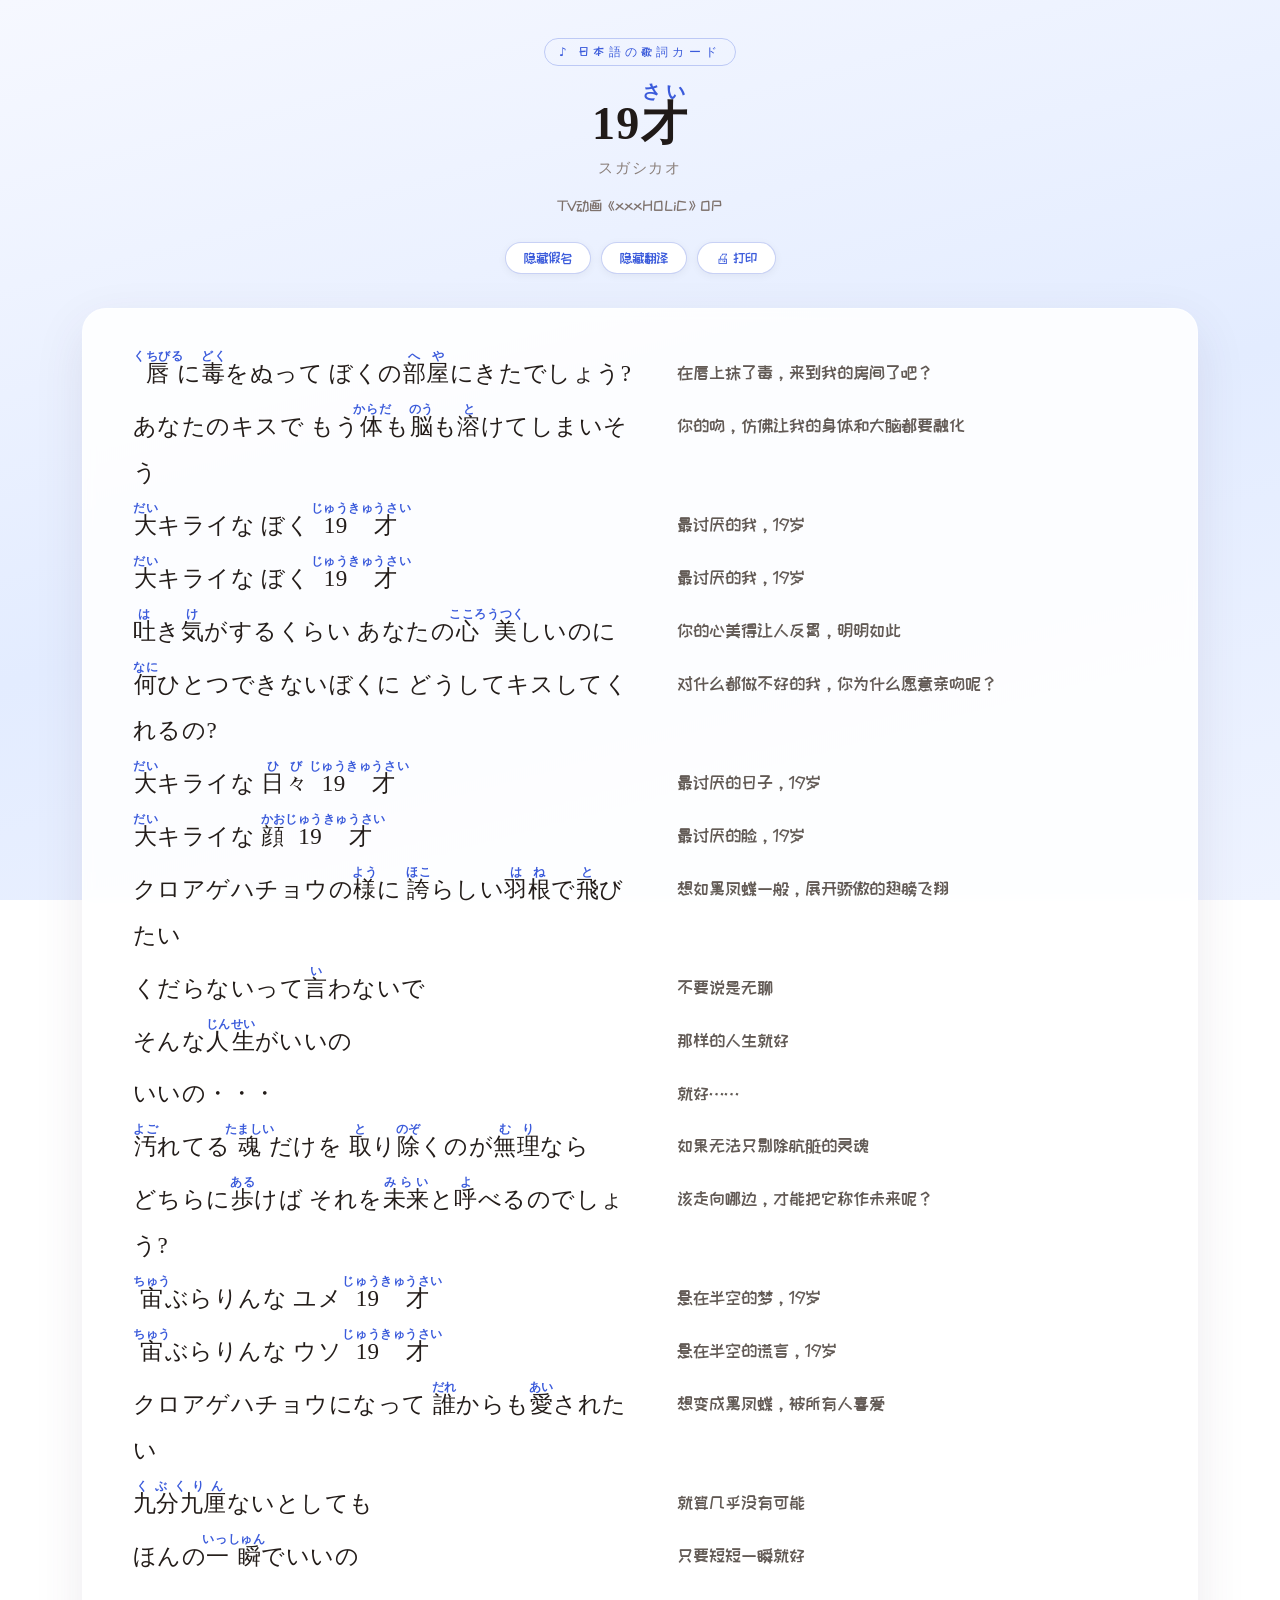
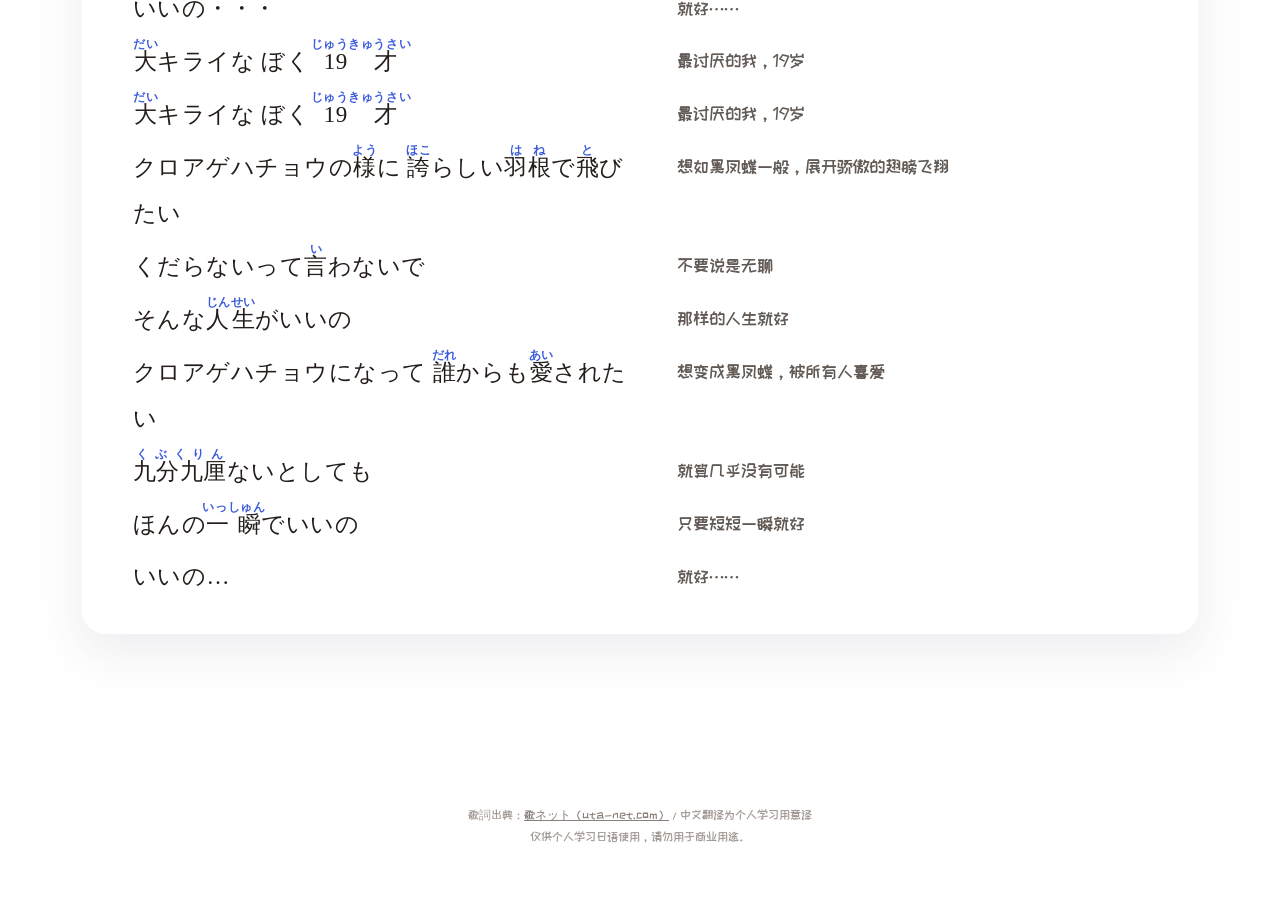
<file: site/lyrics/19才-我的歌单02.html>
<!DOCTYPE html>
<html lang="zh-CN">
<head>
<meta charset="UTF-8">
<meta name="viewport" content="width=device-width, initial-scale=1.0">
<title>19才 - スガシカオ｜日语歌词卡</title>
<style>
@import url('https://fonts.googleapis.com/css2?family=ZCOOL+KuaiLe&display=swap');

body{--accent:#3b5bdb;--accent-soft:rgba(59,91,219,.28);--bg1:#f6f8ff;--bg2:#e3ecff;--bg3:#eef3ff;--card:rgba(255,255,255,.88);--hover:rgba(59,91,219,.07);--line:rgba(59,91,219,.18);}
</style>
<style>

*{box-sizing:border-box}
body{margin:0;padding:0;
  background:linear-gradient(165deg,var(--bg1) 0%,var(--bg2) 55%,var(--bg3) 100%);
  background-attachment:fixed;color:#2b2623;
  font-family:'ZCOOL KuaiLe','幼圆','YouYuan','Yu Gothic UI','Microsoft YaHei',system-ui,sans-serif;
  -webkit-font-smoothing:antialiased;}
.page{max-width:1160px;margin:0 auto;padding:38px 22px 60px;}
header{text-align:center;margin-bottom:34px;}
.badge{display:inline-block;font-size:12px;letter-spacing:.35em;color:var(--accent);
  border:1px solid var(--accent-soft);border-radius:999px;padding:5px 14px 4px;margin-bottom:16px;}
h1.title{margin:0 0 4px;font-size:clamp(30px,5vw,46px);line-height:1.35;letter-spacing:.03em;color:#201a18;font-family:'Yu Mincho','YuMincho','Hiragino Mincho ProN','Noto Serif JP','MS Mincho',serif;}
h1.title ruby rt{font-size:.42em;color:var(--accent);font-weight:600;}
.cn-title{font-size:clamp(16px,2.2vw,21px);color:#6b5f5a;letter-spacing:.18em;margin:6px 0 2px;font-family:'ZCOOL KuaiLe','幼圆','YouYuan','Microsoft YaHei',sans-serif;}
.artist{font-size:15px;color:#8a7f7a;letter-spacing:.12em;margin-top:2px;font-family:'Yu Gothic UI','YuGothic','Hiragino Sans','Meiryo',sans-serif;}
.subtitle{font-size:14.5px;color:#7d716c;max-width:760px;margin:14px auto 4px;line-height:1.9;}
.credit{font-size:12.5px;color:#a09691;margin-top:10px;}
.controls{margin-top:22px;display:flex;gap:10px;justify-content:center;flex-wrap:wrap;}
.controls button{font-family:inherit;font-size:13.5px;color:var(--accent);background:#fff;border:1px solid var(--accent-soft);
  border-radius:999px;padding:8px 18px;cursor:pointer;transition:all .18s;box-shadow:0 2px 8px rgba(0,0,0,.05);}
.controls button:hover{background:var(--accent);color:#fff;border-color:var(--accent);}
.lyrics{background:var(--card);backdrop-filter:blur(6px);border:1px solid rgba(255,255,255,.6);
  border-radius:24px;padding:38px 40px 30px;box-shadow:0 18px 50px rgba(80,60,90,.10);}
.row{display:grid;grid-template-columns:1.08fr 1fr;column-gap:36px;align-items:start;
  padding:3px 10px;border-radius:10px;transition:background .15s;}
.row:hover{background:var(--hover);}
.jp{font-family:"Yu Mincho","YuMincho","Hiragino Mincho ProN","Noto Serif JP","MS Mincho",serif;
  font-size:clamp(18px,2.0vw,23px);line-height:2.0;letter-spacing:.02em;color:#241d1a;}
.jp ruby{ruby-position:over;ruby-align:distribute-space;}
.jp ruby rt{font-size:.5em;font-weight:600;color:var(--accent);letter-spacing:.05em;
  font-family:"Yu Gothic UI","Hiragino Sans","Meiryo",sans-serif;}
.cn{font-family:'ZCOOL KuaiLe','幼圆','YouYuan','PingFang SC','Hiragino Sans GB','Microsoft YaHei',sans-serif;
  font-size:clamp(14.5px,1.6vw,17.5px);line-height:2.0;color:#625a55;padding-top:.28em;}
body.no-rt ruby rt{display:none;}
body.no-cn .cn{display:none;}
body.no-cn .row{grid-template-columns:1fr;}
footer{margin-top:26px;text-align:center;font-size:12px;color:#a49a95;line-height:1.9;}
footer a{color:#8a7f7a;}
@media (max-width:780px){
  .lyrics{padding:24px 16px 18px;}
  .row{grid-template-columns:1fr;row-gap:2px;margin:8px 0;}
  .jp{line-height:1.95;}
  .cn{display:block;border-top:1px dashed var(--line);margin-top:2px;padding-top:4px;}
  h1.title{font-size:30px;}
}
@media print{
  body{background:#fff !important;color:#000;}
  .controls,.badge{display:none !important;}
  .lyrics{box-shadow:none;border:none;padding:0;}
  .jp{color:#000;}
  .cn{color:#333;}
  .links-tools button,.l-editor,.links-empty{display:none !important;}
}
/* ---------- 找歌链接卡片 ---------- */
.links{background:var(--card);backdrop-filter:blur(6px);border:1px solid rgba(255,255,255,.6);
  border-radius:24px;padding:22px 40px 26px;box-shadow:0 18px 50px rgba(80,60,90,.10);margin-top:22px;}
.links-head{display:flex;justify-content:space-between;align-items:center;gap:12px;flex-wrap:wrap;}
.links-title{font-size:16px;margin:0;color:var(--accent);letter-spacing:.08em;}
.links-title small{font-weight:400;color:#a09691;font-size:12px;letter-spacing:0;margin-left:6px;}
.links-tools{display:flex;gap:8px;flex-wrap:wrap;}
.links-tools button{font-family:inherit;font-size:12.5px;color:var(--accent);background:#fff;border:1px solid var(--accent-soft);
  border-radius:999px;padding:6px 14px;cursor:pointer;transition:all .18s;box-shadow:0 2px 8px rgba(0,0,0,.05);}
.links-tools button:hover{background:var(--accent);color:#fff;border-color:var(--accent);}
.links-tools button.on{background:var(--accent);color:#fff;border-color:var(--accent);}
.link-list{display:flex;flex-wrap:wrap;gap:10px;margin-top:16px;}
.links-empty{color:#a09691;font-size:13px;margin:16px 0 0;line-height:1.8;}
.chip{display:inline-flex;align-items:center;gap:8px;text-decoration:none;color:#2b2623;background:#fff;
  border:1px solid var(--line);border-radius:999px;padding:5px 8px 5px 16px;font-size:13.5px;
  box-shadow:0 2px 8px rgba(0,0,0,.05);transition:border-color .15s;}
.chip:hover{border-color:var(--accent);}
.chip a{display:inline-flex;align-items:center;gap:9px;color:inherit;text-decoration:none;}
.chip a:hover{color:var(--accent);}
.chip .host{color:#a09691;font-size:11.5px;}
.chip .x{border:none;background:none;color:#c9bfb9;font-size:14px;cursor:pointer;line-height:1;padding:2px 8px;border-radius:50%;}
.chip .x:hover{color:#fff;background:#e03131;}
.l-editor{display:flex;gap:8px;flex-wrap:wrap;margin-top:16px;align-items:center;}
.l-editor[hidden]{display:none !important;}
.l-in{font-family:inherit;font-size:13.5px;border:1px solid var(--line);border-radius:10px;padding:8px 12px;background:#fff;color:#2b2623;min-width:0;outline:none;}
.l-in:focus{border-color:var(--accent);}
.l-in#inLabel{flex:1 1 150px;}
.l-in#inUrl{flex:2 1 280px;}
.l-editor button{font-family:inherit;font-size:13.5px;color:#fff;background:var(--accent);border:none;border-radius:10px;padding:9px 18px;cursor:pointer;}
.l-editor #btnSetPw{background:none;color:var(--accent);border:1px solid var(--accent-soft);}
.l-hint{flex-basis:100%;color:#a09691;font-size:12.5px;line-height:1.8;}
.l-hint strong{color:#7d716c;}
.l-note{flex-basis:100%;color:#e03131;font-size:12px;margin:0;}
@media (max-width:780px){ .links{padding:18px 16px 20px;} .l-in{flex:1 1 100%;} }

</style>
</head>
<body>
<div class="page">
  <header>
    <div class="badge">♪ 日本語の歌詞カード</div>
    <h1 class="title">19<ruby>才<rt>さい</rt></ruby></h1>
    <div class="artist">スガシカオ</div>
    <p class="subtitle">TV动画《xxxHOLiC》OP</p>
    
    <div class="controls">
      <button id="btnRt" onclick="toggleRt()">隐藏假名</button>
      <button id="btnCn" onclick="toggleCn()">隐藏翻译</button>
      <button onclick="window.print()">🖨 打印</button>
    </div>
  </header>
  <main class="lyrics">
<div class="row"><div class="jp"><ruby>唇<rt>くちびる</rt></ruby>に<ruby>毒<rt>どく</rt></ruby>をぬって ぼくの<ruby>部屋<rt>へや</rt></ruby>にきたでしょう?</div><div class="cn">在唇上抹了毒，来到我的房间了吧？</div></div>
<div class="row"><div class="jp">あなたのキスで もう<ruby>体<rt>からだ</rt></ruby>も<ruby>脳<rt>のう</rt></ruby>も<ruby>溶<rt>と</rt></ruby>けてしまいそう</div><div class="cn">你的吻，仿佛让我的身体和大脑都要融化</div></div>
<div class="row"><div class="jp"><ruby>大<rt>だい</rt></ruby>キライな ぼく <ruby>19才<rt>じゅうきゅうさい</rt></ruby></div><div class="cn">最讨厌的我，19岁</div></div>
<div class="row"><div class="jp"><ruby>大<rt>だい</rt></ruby>キライな ぼく <ruby>19才<rt>じゅうきゅうさい</rt></ruby></div><div class="cn">最讨厌的我，19岁</div></div>
<div class="row"><div class="jp"><ruby>吐<rt>は</rt></ruby>き<ruby>気<rt>け</rt></ruby>がするくらい あなたの<ruby>心美<rt>こころうつく</rt></ruby>しいのに</div><div class="cn">你的心美得让人反胃，明明如此</div></div>
<div class="row"><div class="jp"><ruby>何<rt>なに</rt></ruby>ひとつできないぼくに どうしてキスしてくれるの?</div><div class="cn">对什么都做不好的我，你为什么愿意亲吻呢？</div></div>
<div class="row"><div class="jp"><ruby>大<rt>だい</rt></ruby>キライな <ruby>日々<rt>ひび</rt></ruby> <ruby>19才<rt>じゅうきゅうさい</rt></ruby></div><div class="cn">最讨厌的日子，19岁</div></div>
<div class="row"><div class="jp"><ruby>大<rt>だい</rt></ruby>キライな <ruby>顔<rt>かお</rt></ruby> <ruby>19才<rt>じゅうきゅうさい</rt></ruby></div><div class="cn">最讨厌的脸，19岁</div></div>
<div class="row"><div class="jp">クロアゲハチョウの<ruby>様<rt>よう</rt></ruby>に <ruby>誇<rt>ほこ</rt></ruby>らしい<ruby>羽根<rt>はね</rt></ruby>で<ruby>飛<rt>と</rt></ruby>びたい</div><div class="cn">想如黑凤蝶一般，展开骄傲的翅膀飞翔</div></div>
<div class="row"><div class="jp">くだらないって<ruby>言<rt>い</rt></ruby>わないで</div><div class="cn">不要说是无聊</div></div>
<div class="row"><div class="jp">そんな<ruby>人生<rt>じんせい</rt></ruby>がいいの</div><div class="cn">那样的人生就好</div></div>
<div class="row"><div class="jp">いいの・・・</div><div class="cn">就好……</div></div>
<div class="row"><div class="jp"><ruby>汚<rt>よご</rt></ruby>れてる<ruby>魂<rt>たましい</rt></ruby>だけを <ruby>取<rt>と</rt></ruby>り<ruby>除<rt>のぞ</rt></ruby>くのが<ruby>無理<rt>むり</rt></ruby>なら</div><div class="cn">如果无法只剔除肮脏的灵魂</div></div>
<div class="row"><div class="jp">どちらに<ruby>歩<rt>ある</rt></ruby>けば それを<ruby>未来<rt>みらい</rt></ruby>と<ruby>呼<rt>よ</rt></ruby>べるのでしょう?</div><div class="cn">该走向哪边，才能把它称作未来呢？</div></div>
<div class="row"><div class="jp"><ruby>宙<rt>ちゅう</rt></ruby>ぶらりんな ユメ <ruby>19才<rt>じゅうきゅうさい</rt></ruby></div><div class="cn">悬在半空的梦，19岁</div></div>
<div class="row"><div class="jp"><ruby>宙<rt>ちゅう</rt></ruby>ぶらりんな ウソ <ruby>19才<rt>じゅうきゅうさい</rt></ruby></div><div class="cn">悬在半空的谎言，19岁</div></div>
<div class="row"><div class="jp">クロアゲハチョウになって <ruby>誰<rt>だれ</rt></ruby>からも<ruby>愛<rt>あい</rt></ruby>されたい</div><div class="cn">想变成黑凤蝶，被所有人喜爱</div></div>
<div class="row"><div class="jp"><ruby>九分九厘<rt>くぶくりん</rt></ruby>ないとしても</div><div class="cn">就算几乎没有可能</div></div>
<div class="row"><div class="jp">ほんの<ruby>一瞬<rt>いっしゅん</rt></ruby>でいいの</div><div class="cn">只要短短一瞬就好</div></div>
<div class="row"><div class="jp">いいの・・・</div><div class="cn">就好……</div></div>
<div class="row"><div class="jp"><ruby>大<rt>だい</rt></ruby>キライな ぼく <ruby>19才<rt>じゅうきゅうさい</rt></ruby></div><div class="cn">最讨厌的我，19岁</div></div>
<div class="row"><div class="jp"><ruby>大<rt>だい</rt></ruby>キライな ぼく <ruby>19才<rt>じゅうきゅうさい</rt></ruby></div><div class="cn">最讨厌的我，19岁</div></div>
<div class="row"><div class="jp">クロアゲハチョウの<ruby>様<rt>よう</rt></ruby>に <ruby>誇<rt>ほこ</rt></ruby>らしい<ruby>羽根<rt>はね</rt></ruby>で<ruby>飛<rt>と</rt></ruby>びたい</div><div class="cn">想如黑凤蝶一般，展开骄傲的翅膀飞翔</div></div>
<div class="row"><div class="jp">くだらないって<ruby>言<rt>い</rt></ruby>わないで</div><div class="cn">不要说是无聊</div></div>
<div class="row"><div class="jp">そんな<ruby>人生<rt>じんせい</rt></ruby>がいいの</div><div class="cn">那样的人生就好</div></div>
<div class="row"><div class="jp">クロアゲハチョウになって <ruby>誰<rt>だれ</rt></ruby>からも<ruby>愛<rt>あい</rt></ruby>されたい</div><div class="cn">想变成黑凤蝶，被所有人喜爱</div></div>
<div class="row"><div class="jp"><ruby>九分九厘<rt>くぶくりん</rt></ruby>ないとしても</div><div class="cn">就算几乎没有可能</div></div>
<div class="row"><div class="jp">ほんの<ruby>一瞬<rt>いっしゅん</rt></ruby>でいいの</div><div class="cn">只要短短一瞬就好</div></div>
<div class="row"><div class="jp">いいの…</div><div class="cn">就好……</div></div>
  </main>
  <section class="links">
    <div class="links-head">
      <div class="links-title">🔗 找歌链接 <small>点击即可打开</small></div>
      <div class="links-tools">
        <button id="btnEdit" onclick="toggleEdit()">🔒 管理链接</button>
        <button id="btnExport" onclick="exportPage()" style="display:none">⬇ 导出本页（含链接）</button>
      </div>
    </div>
    <div id="linkList" class="link-list"></div>
    <p class="links-empty" id="linksEmpty">还没有添加链接 —— 点右上「管理链接」，粘贴 YouTube / B站 / 网易云 等地址，方便以后快速找歌。</p>
    <div class="l-editor" id="lEditor" hidden>
      <input id="inLabel" class="l-in" type="text" placeholder="名称（如：MV / 现场版 / 网易云）">
      <input id="inUrl" class="l-in" type="url" placeholder="https://… 完整链接">
      <button id="btnAdd" onclick="addLink()">＋ 添加</button>
      <button id="btnSetPw" onclick="setPw()" type="button">设密码</button>
      <div class="l-hint" id="lHint"></div>
      <p class="l-note" id="lNote"></p>
    </div>
  </section>
  <footer>
    歌詞出典：<a href="https://www.uta-net.com" target="_blank" rel="noreferrer">歌ネット（uta-net.com）</a>／中文翻译为个人学习用意译<br>
    仅供个人学习日语使用，请勿用于商业用途。
  </footer>
</div>
<script>
function toggleRt(){
  var on=document.body.classList.toggle('no-rt');
  document.getElementById('btnRt').textContent = on ? '显示假名' : '隐藏假名';
}
function toggleCn(){
  var on=document.body.classList.toggle('no-cn');
  document.getElementById('btnCn').textContent = on ? '显示翻译' : '隐藏翻译';
}
</script>
<script id="linksData">
window.__linksInit = [["“这个op太神了！xxxHOLiC，真的巨好看！！！”《19才》", "https://www.bilibili.com/video/BV1e38P6jECM/"], ["YouTube 搜索", "https://www.youtube.com/results?search_query=19%E6%89%8D+%E3%82%B9%E3%82%AC%E3%82%B7%E3%82%AB%E3%82%AA"], ["B站 搜索", "https://search.bilibili.com/all?keyword=19%E6%89%8D+%E3%82%B9%E3%82%AC%E3%82%B7%E3%82%AB%E3%82%AA"]];
window.__linksPw = "";
</script>
<script>
/* ===== 找歌链接管理 =====
   规则：每首歌的链接 = 页面内置默认 + 本浏览器里的增删（localStorage 按页面名存）。
   其他访客打开这个文件/网站时，改的是“他自己的浏览器”，永远影响不到你看到的列表。
   「管理密码」：EDITOR_KEY 非空时（或本机设过密码），增删必须先输密码；导出/分享的文件同样生效。 */
(function(){
  var file = decodeURIComponent((location.pathname.split('/').pop() || 'page'));
  var LS='tk_links_'+file, PS='tk_pw_'+file;
  var mem={}, memOk=true;
  try{ localStorage.setItem('__t','1'); localStorage.removeItem('__t'); }
  catch(e){ memOk=false; }
  function load(k){ if(memOk){ try{ return localStorage.getItem(k); }catch(e){ return null; } } return (k in mem)?mem[k]:null; }
  function save(k,v){ if(memOk){ try{ localStorage.setItem(k,v); return; }catch(e){} } mem[k]=v; }
  function del(k){ if(memOk){ try{ localStorage.removeItem(k); return; }catch(e){} } delete mem[k]; }
  var pwStored = load(PS);
  var PAGE_PW = (typeof window.__linksPw!=='undefined' && window.__linksPw) ? window.__linksPw : '';
  var baked = (typeof window.__linksInit!=='undefined' && Array.isArray(window.__linksInit)) ? window.__linksInit : [];
  function bakedUrls(){ return baked.map(function(x){ return x && x[1]; }); }
  function loadLocalExtras(){
    var raw = load(LS);
    if(raw){ try{
      var o=JSON.parse(raw);
      if(o && Array.isArray(o.list)){
        var bu=bakedUrls();
        // 旧数据里可能存过“整份列表”，过滤掉与数据库重复的部分，只保留本机新增
        return o.list.filter(function(it){ return it && it[1] && bu.indexOf(it[1])<0; });
      }
    }catch(e){} }
    return [];
  }
  var localExtras = loadLocalExtras();
  // 页面最终列表 = 数据库/内置链接（所有人可见） + 本机新增（只影响自己）
  function currentList(){ return baked.concat(localExtras); }
  function persist(list){
    var bu=bakedUrls();
    localExtras = list.filter(function(it){ return it && it[1] && bu.indexOf(it[1])<0; });
    save(LS, JSON.stringify({list:localExtras}));
  }
  var editOn=false, req = pwStored || PAGE_PW;
  function hostOf(u){ try{ return new URL(u).host.replace(/^www\./,''); }catch(e){ return ''; } }
  function esc(s){ return String(s).replace(/&/g,'&amp;').replace(/</g,'&lt;').replace(/>/g,'&gt;').replace(/"/g,'&quot;'); }
  function render(){
    var list=currentList(), box=document.getElementById('linkList'), empty=document.getElementById('linksEmpty');
    box.innerHTML='';
    if(!list.length){ empty.style.display='block'; }
    else{
      empty.style.display='none';
      list.forEach(function(it,i){
        var label=(it && it[0]) || (it && it[1]) || '', url=(it && it[1]) || '';
        if(!url) return;
        var span=document.createElement('span'); span.className='chip';
        var a=document.createElement('a'); a.href=url; a.target='_blank'; a.rel='noreferrer';
        a.innerHTML='<span class="cl">'+esc(label)+'</span><span class="host">'+esc(hostOf(url))+'</span>';
        span.appendChild(a);
        if(editOn){
          var x=document.createElement('button');
          x.className='x'; x.title=(i<baked.length?'来自数据库，需在 songs.db 里删除':'删除本机新增'); x.type='button'; x.textContent='✕';
          x.onclick=(function(k){ return function(ev){ ev.preventDefault(); ev.stopPropagation();
            if(k<baked.length){ alert('这条来自数据库（songs.db），所有设备都能看到；要删除请用 linkdb.py rm，或直接告诉我。'); return; }
            if(confirm('删除这条本机新增的链接？')){ var l=currentList(); l.splice(k,1); persist(l); render(); } }; })(i);
          span.appendChild(x);
        }
        box.appendChild(span);
      });
    }
    if(editOn){
      document.getElementById('lEditor').hidden=false;
      var h='列表 = <strong>数据库链接</strong>（所有人可见） + <strong>本机新增</strong>（仅自己）。数据库链接用 _tools\\linkdb.py 管理；点「导出本页」可把全部链接写进一个 html 带走或分享。';
      if(req){ h+=' 密码已启用：不知道密码的访客无法增删。'; }
      else{ h+=' 目前<strong>未设密码</strong>：任何访客都能增删，但只影响各自的浏览器。建议点「设密码」或改 lyric_build.py 的 EDITOR_KEY 后重新构建。'; }
      document.getElementById('lHint').innerHTML=h;
      document.getElementById('lNote').textContent = memOk ? '' : '注意：此环境不支持 localStorage，本次改动关闭页面后会丢失。';
    } else {
      document.getElementById('lEditor').hidden=true;
    }
  }
  window.toggleEdit=function(){
    if(!editOn){
      if(req){
        var p=prompt('请输入管理密码：');
        if(p===null) return;
        if(p!==req){ alert('密码错误'); return; }
      }
      editOn=true;
      var b=document.getElementById('btnEdit');
      b.textContent='🔓 完成编辑'; b.classList.add('on');
      document.getElementById('btnExport').style.display='';
    } else {
      editOn=false;
      var b2=document.getElementById('btnEdit');
      b2.textContent='🔒 管理链接'; b2.classList.remove('on');
      document.getElementById('btnExport').style.display='none';
    }
    render();
  };
  window.addLink=function(){
    var label=document.getElementById('inLabel').value.trim();
    var url=document.getElementById('inUrl').value.trim();
    if(!/^https?:\/\//i.test(url)){ alert('链接要以 http:// 或 https:// 开头'); return; }
    if(!label) label=url;
    var list=currentList(); list.push([label,url]);
    persist(list); render();
    document.getElementById('inLabel').value=''; document.getElementById('inUrl').value='';
  };
  window.setPw=function(){
    var p=prompt('设置本机管理密码（留空 = 取消保护）。设置后增删链接都要先输入它。');
    if(p===null) return;
    if(p===''){ pwStored=''; del(PS); }
    else { pwStored=p; save(PS,p); }
    req = pwStored || PAGE_PW;
    alert(req ? '密码已启用。' : '保护已取消（任何访客都能增删，但只影响各自浏览器）。');
  };
  window.exportPage=function(){
    var list=currentList();
    var doc=document.getElementById('linksData');
    var old=doc.textContent;
    function jsSafe(o){ return JSON.stringify(o).replace(/<\//g,'<\\/'); }
    var fresh='window.__linksInit = '+jsSafe(list)+';\nwindow.__linksPw = '+jsSafe(PAGE_PW)+';';
    var html=document.documentElement.outerHTML.replace(old, fresh);
    var blob=new Blob([html],{type:'text/html;charset=utf-8'});
    var a=document.createElement('a');
    a.href=URL.createObjectURL(blob);
    a.download=file;
    document.body.appendChild(a); a.click();
    setTimeout(function(){ URL.revokeObjectURL(a.href); a.remove(); }, 500);
    alert('已导出：'+file+'\n这个新文件已把当前全部链接写进页面，发给别人或上传后，他们也能看到这些链接。');
  };
  render();
})();
</script>
</body>
</html>
</file>
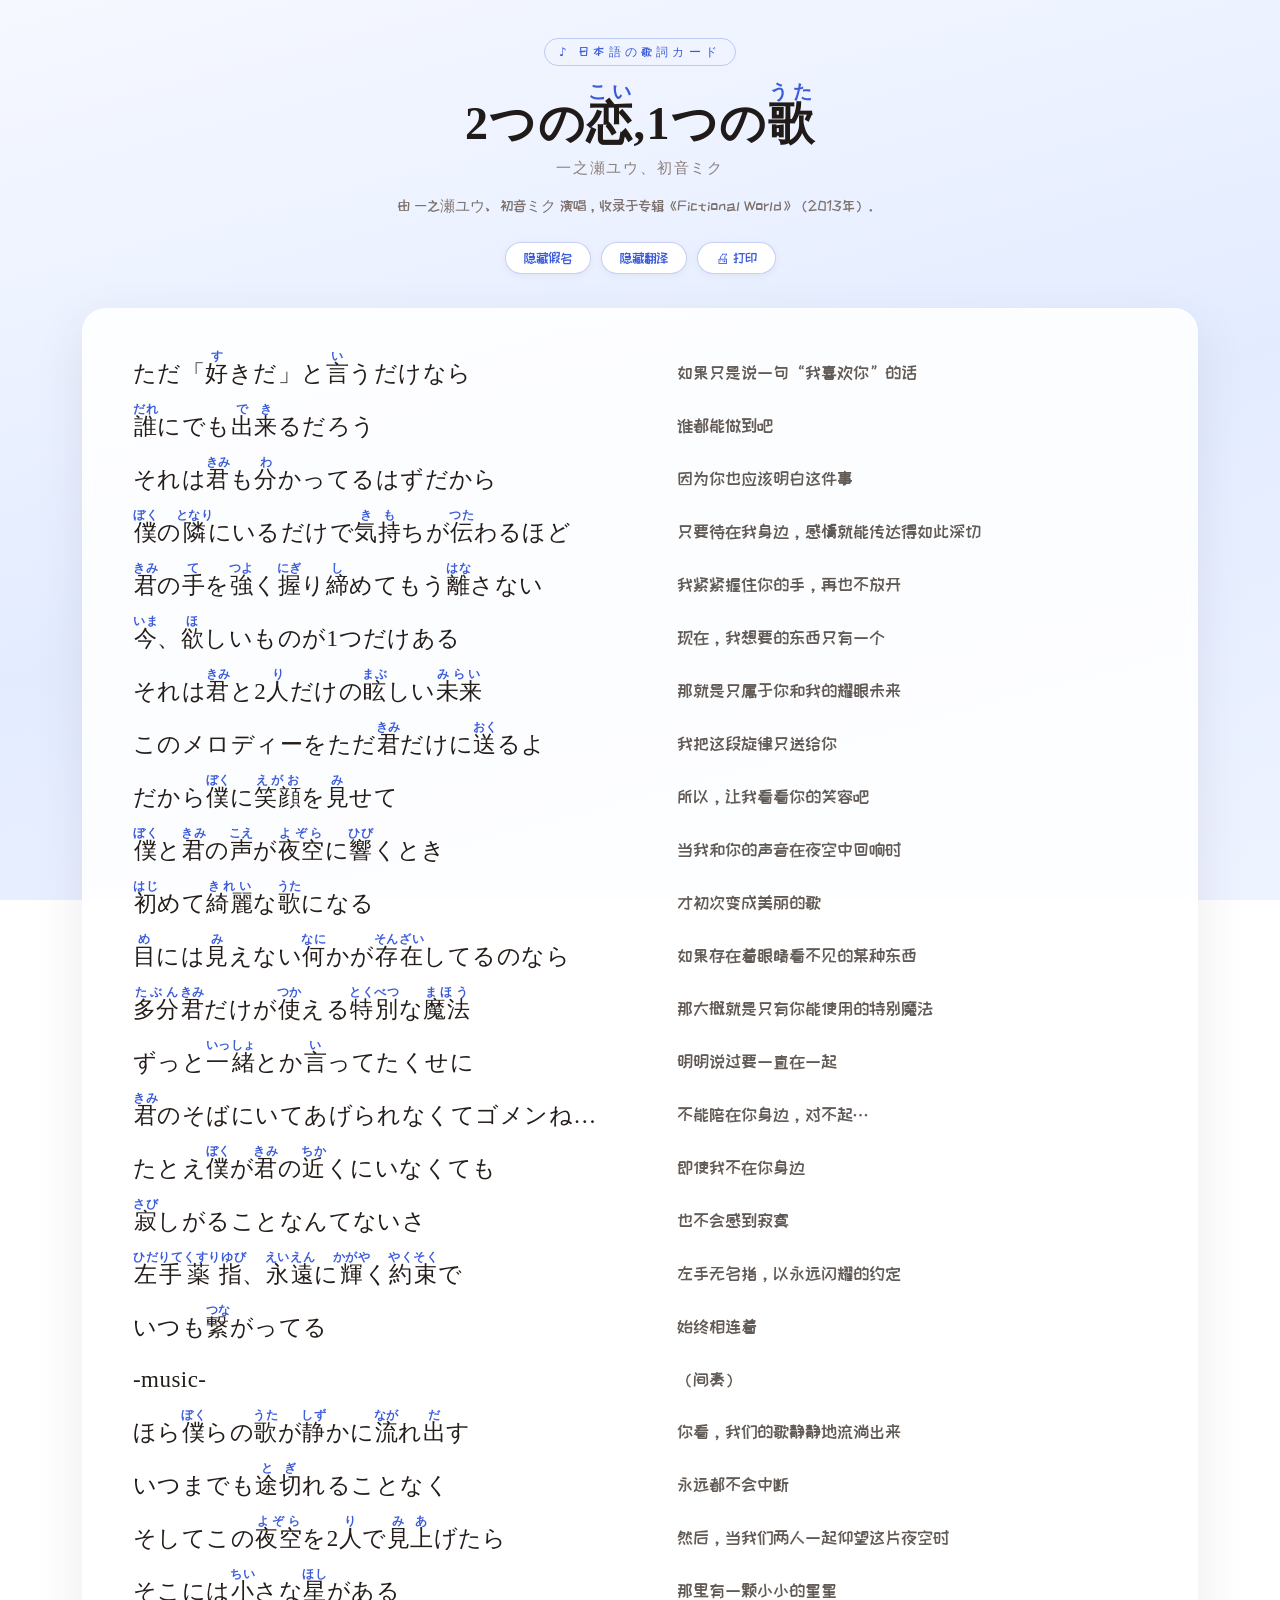
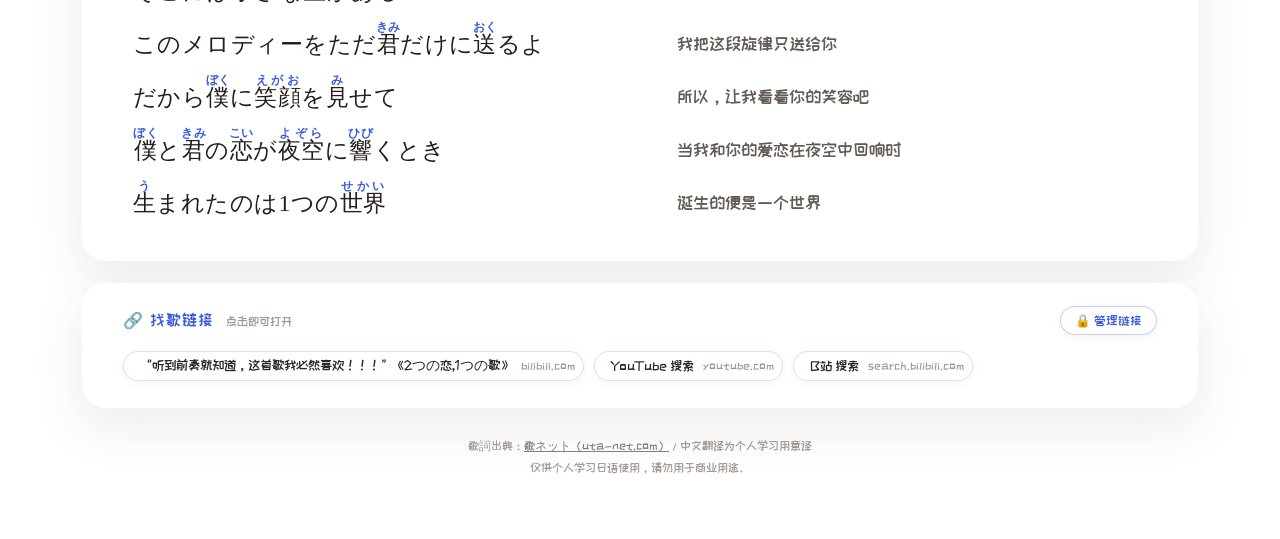
<file: site/lyrics/2つの恋,1つの歌-我的歌单01.html>
<!DOCTYPE html>
<html lang="zh-CN">
<head>
<meta charset="UTF-8">
<meta name="viewport" content="width=device-width, initial-scale=1.0">
<title>2つの恋,1つの歌 - 一之瀬ユウ、初音ミク｜日语歌词卡</title>
<style>
@import url('https://fonts.googleapis.com/css2?family=ZCOOL+KuaiLe&display=swap');

body{--accent:#3b5bdb;--accent-soft:rgba(59,91,219,.28);--bg1:#f6f8ff;--bg2:#e3ecff;--bg3:#eef3ff;--card:rgba(255,255,255,.88);--hover:rgba(59,91,219,.07);--line:rgba(59,91,219,.18);}
</style>
<style>

*{box-sizing:border-box}
body{margin:0;padding:0;
  background:linear-gradient(165deg,var(--bg1) 0%,var(--bg2) 55%,var(--bg3) 100%);
  background-attachment:fixed;color:#2b2623;
  font-family:'ZCOOL KuaiLe','幼圆','YouYuan','Yu Gothic UI','Microsoft YaHei',system-ui,sans-serif;
  -webkit-font-smoothing:antialiased;}
.page{max-width:1160px;margin:0 auto;padding:38px 22px 60px;}
header{text-align:center;margin-bottom:34px;}
.badge{display:inline-block;font-size:12px;letter-spacing:.35em;color:var(--accent);
  border:1px solid var(--accent-soft);border-radius:999px;padding:5px 14px 4px;margin-bottom:16px;}
h1.title{margin:0 0 4px;font-size:clamp(30px,5vw,46px);line-height:1.35;letter-spacing:.03em;color:#201a18;font-family:'Yu Mincho','YuMincho','Hiragino Mincho ProN','Noto Serif JP','MS Mincho',serif;}
h1.title ruby rt{font-size:.42em;color:var(--accent);font-weight:600;}
.cn-title{font-size:clamp(16px,2.2vw,21px);color:#6b5f5a;letter-spacing:.18em;margin:6px 0 2px;font-family:'ZCOOL KuaiLe','幼圆','YouYuan','Microsoft YaHei',sans-serif;}
.artist{font-size:15px;color:#8a7f7a;letter-spacing:.12em;margin-top:2px;font-family:'Yu Gothic UI','YuGothic','Hiragino Sans','Meiryo',sans-serif;}
.subtitle{font-size:14.5px;color:#7d716c;max-width:760px;margin:14px auto 4px;line-height:1.9;}
.credit{font-size:12.5px;color:#a09691;margin-top:10px;}
.controls{margin-top:22px;display:flex;gap:10px;justify-content:center;flex-wrap:wrap;}
.controls button{font-family:inherit;font-size:13.5px;color:var(--accent);background:#fff;border:1px solid var(--accent-soft);
  border-radius:999px;padding:8px 18px;cursor:pointer;transition:all .18s;box-shadow:0 2px 8px rgba(0,0,0,.05);}
.controls button:hover{background:var(--accent);color:#fff;border-color:var(--accent);}
.lyrics{background:var(--card);backdrop-filter:blur(6px);border:1px solid rgba(255,255,255,.6);
  border-radius:24px;padding:38px 40px 30px;box-shadow:0 18px 50px rgba(80,60,90,.10);}
.row{display:grid;grid-template-columns:1.08fr 1fr;column-gap:36px;align-items:start;
  padding:3px 10px;border-radius:10px;transition:background .15s;}
.row:hover{background:var(--hover);}
.jp{font-family:"Yu Mincho","YuMincho","Hiragino Mincho ProN","Noto Serif JP","MS Mincho",serif;
  font-size:clamp(18px,2.0vw,23px);line-height:2.0;letter-spacing:.02em;color:#241d1a;}
.jp ruby{ruby-position:over;ruby-align:distribute-space;}
.jp ruby rt{font-size:.5em;font-weight:600;color:var(--accent);letter-spacing:.05em;
  font-family:"Yu Gothic UI","Hiragino Sans","Meiryo",sans-serif;}
.cn{font-family:'ZCOOL KuaiLe','幼圆','YouYuan','PingFang SC','Hiragino Sans GB','Microsoft YaHei',sans-serif;
  font-size:clamp(14.5px,1.6vw,17.5px);line-height:2.0;color:#625a55;padding-top:.28em;}
body.no-rt ruby rt{display:none;}
body.no-cn .cn{display:none;}
body.no-cn .row{grid-template-columns:1fr;}
footer{margin-top:26px;text-align:center;font-size:12px;color:#a49a95;line-height:1.9;}
footer a{color:#8a7f7a;}
@media (max-width:780px){
  .lyrics{padding:24px 16px 18px;}
  .row{grid-template-columns:1fr;row-gap:2px;margin:8px 0;}
  .jp{line-height:1.95;}
  .cn{display:block;border-top:1px dashed var(--line);margin-top:2px;padding-top:4px;}
  h1.title{font-size:30px;}
}
@media print{
  body{background:#fff !important;color:#000;}
  .controls,.badge{display:none !important;}
  .lyrics{box-shadow:none;border:none;padding:0;}
  .jp{color:#000;}
  .cn{color:#333;}
  .links-tools button,.l-editor,.links-empty{display:none !important;}
}
/* ---------- 找歌链接卡片 ---------- */
.links{background:var(--card);backdrop-filter:blur(6px);border:1px solid rgba(255,255,255,.6);
  border-radius:24px;padding:22px 40px 26px;box-shadow:0 18px 50px rgba(80,60,90,.10);margin-top:22px;}
.links-head{display:flex;justify-content:space-between;align-items:center;gap:12px;flex-wrap:wrap;}
.links-title{font-size:16px;margin:0;color:var(--accent);letter-spacing:.08em;}
.links-title small{font-weight:400;color:#a09691;font-size:12px;letter-spacing:0;margin-left:6px;}
.links-tools{display:flex;gap:8px;flex-wrap:wrap;}
.links-tools button{font-family:inherit;font-size:12.5px;color:var(--accent);background:#fff;border:1px solid var(--accent-soft);
  border-radius:999px;padding:6px 14px;cursor:pointer;transition:all .18s;box-shadow:0 2px 8px rgba(0,0,0,.05);}
.links-tools button:hover{background:var(--accent);color:#fff;border-color:var(--accent);}
.links-tools button.on{background:var(--accent);color:#fff;border-color:var(--accent);}
.link-list{display:flex;flex-wrap:wrap;gap:10px;margin-top:16px;}
.links-empty{color:#a09691;font-size:13px;margin:16px 0 0;line-height:1.8;}
.chip{display:inline-flex;align-items:center;gap:8px;text-decoration:none;color:#2b2623;background:#fff;
  border:1px solid var(--line);border-radius:999px;padding:5px 8px 5px 16px;font-size:13.5px;
  box-shadow:0 2px 8px rgba(0,0,0,.05);transition:border-color .15s;}
.chip:hover{border-color:var(--accent);}
.chip a{display:inline-flex;align-items:center;gap:9px;color:inherit;text-decoration:none;}
.chip a:hover{color:var(--accent);}
.chip .host{color:#a09691;font-size:11.5px;}
.chip .x{border:none;background:none;color:#c9bfb9;font-size:14px;cursor:pointer;line-height:1;padding:2px 8px;border-radius:50%;}
.chip .x:hover{color:#fff;background:#e03131;}
.l-editor{display:flex;gap:8px;flex-wrap:wrap;margin-top:16px;align-items:center;}
.l-editor[hidden]{display:none !important;}
.l-in{font-family:inherit;font-size:13.5px;border:1px solid var(--line);border-radius:10px;padding:8px 12px;background:#fff;color:#2b2623;min-width:0;outline:none;}
.l-in:focus{border-color:var(--accent);}
.l-in#inLabel{flex:1 1 150px;}
.l-in#inUrl{flex:2 1 280px;}
.l-editor button{font-family:inherit;font-size:13.5px;color:#fff;background:var(--accent);border:none;border-radius:10px;padding:9px 18px;cursor:pointer;}
.l-editor #btnSetPw{background:none;color:var(--accent);border:1px solid var(--accent-soft);}
.l-hint{flex-basis:100%;color:#a09691;font-size:12.5px;line-height:1.8;}
.l-hint strong{color:#7d716c;}
.l-note{flex-basis:100%;color:#e03131;font-size:12px;margin:0;}
@media (max-width:780px){ .links{padding:18px 16px 20px;} .l-in{flex:1 1 100%;} }

</style>
</head>
<body>
<div class="page">
  <header>
    <div class="badge">♪ 日本語の歌詞カード</div>
    <h1 class="title">2つの<ruby>恋<rt>こい</rt></ruby>,1つの<ruby>歌<rt>うた</rt></ruby></h1>
    <div class="artist">一之瀬ユウ、初音ミク</div>
    <p class="subtitle">由 一之瀬ユウ、初音ミク 演唱，收录于专辑《Fictional World》（2013年）。</p>
    
    <div class="controls">
      <button id="btnRt" onclick="toggleRt()">隐藏假名</button>
      <button id="btnCn" onclick="toggleCn()">隐藏翻译</button>
      <button onclick="window.print()">🖨 打印</button>
    </div>
  </header>
  <main class="lyrics">
<div class="row"><div class="jp">ただ「<ruby>好<rt>す</rt></ruby>きだ」と<ruby>言<rt>い</rt></ruby>うだけなら</div><div class="cn">如果只是说一句“我喜欢你”的话</div></div>
<div class="row"><div class="jp"><ruby>誰<rt>だれ</rt></ruby>にでも<ruby>出来<rt>でき</rt></ruby>るだろう</div><div class="cn">谁都能做到吧</div></div>
<div class="row"><div class="jp">それは<ruby>君<rt>きみ</rt></ruby>も<ruby>分<rt>わ</rt></ruby>かってるはずだから</div><div class="cn">因为你也应该明白这件事</div></div>
<div class="row"><div class="jp"><ruby>僕<rt>ぼく</rt></ruby>の<ruby>隣<rt>となり</rt></ruby>にいるだけで<ruby>気持<rt>きも</rt></ruby>ちが<ruby>伝<rt>つた</rt></ruby>わるほど</div><div class="cn">只要待在我身边，感情就能传达得如此深切</div></div>
<div class="row"><div class="jp"><ruby>君<rt>きみ</rt></ruby>の<ruby>手<rt>て</rt></ruby>を<ruby>強<rt>つよ</rt></ruby>く<ruby>握<rt>にぎ</rt></ruby>り<ruby>締<rt>し</rt></ruby>めてもう<ruby>離<rt>はな</rt></ruby>さない</div><div class="cn">我紧紧握住你的手，再也不放开</div></div>
<div class="row"><div class="jp"><ruby>今<rt>いま</rt></ruby>、<ruby>欲<rt>ほ</rt></ruby>しいものが1つだけある</div><div class="cn">现在，我想要的东西只有一个</div></div>
<div class="row"><div class="jp">それは<ruby>君<rt>きみ</rt></ruby>と2<ruby>人<rt>り</rt></ruby>だけの<ruby>眩<rt>まぶ</rt></ruby>しい<ruby>未来<rt>みらい</rt></ruby></div><div class="cn">那就是只属于你和我的耀眼未来</div></div>
<div class="row"><div class="jp">このメロディーをただ<ruby>君<rt>きみ</rt></ruby>だけに<ruby>送<rt>おく</rt></ruby>るよ</div><div class="cn">我把这段旋律只送给你</div></div>
<div class="row"><div class="jp">だから<ruby>僕<rt>ぼく</rt></ruby>に<ruby>笑顔<rt>えがお</rt></ruby>を<ruby>見<rt>み</rt></ruby>せて</div><div class="cn">所以，让我看看你的笑容吧</div></div>
<div class="row"><div class="jp"><ruby>僕<rt>ぼく</rt></ruby>と<ruby>君<rt>きみ</rt></ruby>の<ruby>声<rt>こえ</rt></ruby>が<ruby>夜空<rt>よぞら</rt></ruby>に<ruby>響<rt>ひび</rt></ruby>くとき</div><div class="cn">当我和你的声音在夜空中回响时</div></div>
<div class="row"><div class="jp"><ruby>初<rt>はじ</rt></ruby>めて<ruby>綺麗<rt>きれい</rt></ruby>な<ruby>歌<rt>うた</rt></ruby>になる</div><div class="cn">才初次变成美丽的歌</div></div>
<div class="row"><div class="jp"><ruby>目<rt>め</rt></ruby>には<ruby>見<rt>み</rt></ruby>えない<ruby>何<rt>なに</rt></ruby>かが<ruby>存在<rt>そんざい</rt></ruby>してるのなら</div><div class="cn">如果存在着眼睛看不见的某种东西</div></div>
<div class="row"><div class="jp"><ruby>多分<rt>たぶん</rt></ruby><ruby>君<rt>きみ</rt></ruby>だけが<ruby>使<rt>つか</rt></ruby>える<ruby>特別<rt>とくべつ</rt></ruby>な<ruby>魔法<rt>まほう</rt></ruby></div><div class="cn">那大概就是只有你能使用的特别魔法</div></div>
<div class="row"><div class="jp">ずっと<ruby>一緒<rt>いっしょ</rt></ruby>とか<ruby>言<rt>い</rt></ruby>ってたくせに</div><div class="cn">明明说过要一直在一起</div></div>
<div class="row"><div class="jp"><ruby>君<rt>きみ</rt></ruby>のそばにいてあげられなくてゴメンね…</div><div class="cn">不能陪在你身边，对不起…</div></div>
<div class="row"><div class="jp">たとえ<ruby>僕<rt>ぼく</rt></ruby>が<ruby>君<rt>きみ</rt></ruby>の<ruby>近<rt>ちか</rt></ruby>くにいなくても</div><div class="cn">即使我不在你身边</div></div>
<div class="row"><div class="jp"><ruby>寂<rt>さび</rt></ruby>しがることなんてないさ</div><div class="cn">也不会感到寂寞</div></div>
<div class="row"><div class="jp"><ruby>左手<rt>ひだりて</rt></ruby><ruby>薬指<rt>くすりゆび</rt></ruby>、<ruby>永遠<rt>えいえん</rt></ruby>に<ruby>輝<rt>かがや</rt></ruby>く<ruby>約束<rt>やくそく</rt></ruby>で</div><div class="cn">左手无名指，以永远闪耀的约定</div></div>
<div class="row"><div class="jp">いつも<ruby>繋<rt>つな</rt></ruby>がってる</div><div class="cn">始终相连着</div></div>
<div class="row"><div class="jp">-music-</div><div class="cn">（间奏）</div></div>
<div class="row"><div class="jp">ほら<ruby>僕<rt>ぼく</rt></ruby>らの<ruby>歌<rt>うた</rt></ruby>が<ruby>静<rt>しず</rt></ruby>かに<ruby>流<rt>なが</rt></ruby>れ<ruby>出<rt>だ</rt></ruby>す</div><div class="cn">你看，我们的歌静静地流淌出来</div></div>
<div class="row"><div class="jp">いつまでも<ruby>途切<rt>とぎ</rt></ruby>れることなく</div><div class="cn">永远都不会中断</div></div>
<div class="row"><div class="jp">そしてこの<ruby>夜空<rt>よぞら</rt></ruby>を2<ruby>人<rt>り</rt></ruby>で<ruby>見上<rt>みあ</rt></ruby>げたら</div><div class="cn">然后，当我们两人一起仰望这片夜空时</div></div>
<div class="row"><div class="jp">そこには<ruby>小<rt>ちい</rt></ruby>さな<ruby>星<rt>ほし</rt></ruby>がある</div><div class="cn">那里有一颗小小的星星</div></div>
<div class="row"><div class="jp">このメロディーをただ<ruby>君<rt>きみ</rt></ruby>だけに<ruby>送<rt>おく</rt></ruby>るよ</div><div class="cn">我把这段旋律只送给你</div></div>
<div class="row"><div class="jp">だから<ruby>僕<rt>ぼく</rt></ruby>に<ruby>笑顔<rt>えがお</rt></ruby>を<ruby>見<rt>み</rt></ruby>せて</div><div class="cn">所以，让我看看你的笑容吧</div></div>
<div class="row"><div class="jp"><ruby>僕<rt>ぼく</rt></ruby>と<ruby>君<rt>きみ</rt></ruby>の<ruby>恋<rt>こい</rt></ruby>が<ruby>夜空<rt>よぞら</rt></ruby>に<ruby>響<rt>ひび</rt></ruby>くとき</div><div class="cn">当我和你的爱恋在夜空中回响时</div></div>
<div class="row"><div class="jp"><ruby>生<rt>う</rt></ruby>まれたのは1つの<ruby>世界<rt>せかい</rt></ruby></div><div class="cn">诞生的便是一个世界</div></div>
  </main>
  <section class="links">
    <div class="links-head">
      <div class="links-title">🔗 找歌链接 <small>点击即可打开</small></div>
      <div class="links-tools">
        <button id="btnEdit" onclick="toggleEdit()">🔒 管理链接</button>
        <button id="btnExport" onclick="exportPage()" style="display:none">⬇ 导出本页（含链接）</button>
      </div>
    </div>
    <div id="linkList" class="link-list"></div>
    <p class="links-empty" id="linksEmpty">还没有添加链接 —— 点右上「管理链接」，粘贴 YouTube / B站 / 网易云 等地址，方便以后快速找歌。</p>
    <div class="l-editor" id="lEditor" hidden>
      <input id="inLabel" class="l-in" type="text" placeholder="名称（如：MV / 现场版 / 网易云）">
      <input id="inUrl" class="l-in" type="url" placeholder="https://… 完整链接">
      <button id="btnAdd" onclick="addLink()">＋ 添加</button>
      <button id="btnSetPw" onclick="setPw()" type="button">设密码</button>
      <div class="l-hint" id="lHint"></div>
      <p class="l-note" id="lNote"></p>
    </div>
  </section>
  <footer>
    歌詞出典：<a href="https://www.uta-net.com" target="_blank" rel="noreferrer">歌ネット（uta-net.com）</a>／中文翻译为个人学习用意译<br>
    仅供个人学习日语使用，请勿用于商业用途。
  </footer>
</div>
<script>
function toggleRt(){
  var on=document.body.classList.toggle('no-rt');
  document.getElementById('btnRt').textContent = on ? '显示假名' : '隐藏假名';
}
function toggleCn(){
  var on=document.body.classList.toggle('no-cn');
  document.getElementById('btnCn').textContent = on ? '显示翻译' : '隐藏翻译';
}
</script>
<script id="linksData">
window.__linksInit = [["“听到前奏就知道，这首歌我必然喜欢！！！”《2つの恋,1つの歌》", "https://www.bilibili.com/video/BV11N6KYNE9p/"], ["YouTube 搜索", "https://www.youtube.com/results?search_query=2%E3%81%A4%E3%81%AE%E6%81%8B%2C1%E3%81%A4%E3%81%AE%E6%AD%8C+%E4%B8%80%E4%B9%8B%E7%80%AC%E3%83%A6%E3%82%A6%E3%80%81%E5%88%9D%E9%9F%B3%E3%83%9F%E3%82%AF"], ["B站 搜索", "https://search.bilibili.com/all?keyword=2%E3%81%A4%E3%81%AE%E6%81%8B%2C1%E3%81%A4%E3%81%AE%E6%AD%8C+%E4%B8%80%E4%B9%8B%E7%80%AC%E3%83%A6%E3%82%A6%E3%80%81%E5%88%9D%E9%9F%B3%E3%83%9F%E3%82%AF"]];
window.__linksPw = "";
</script>
<script>
/* ===== 找歌链接管理 =====
   规则：每首歌的链接 = 页面内置默认 + 本浏览器里的增删（localStorage 按页面名存）。
   其他访客打开这个文件/网站时，改的是“他自己的浏览器”，永远影响不到你看到的列表。
   「管理密码」：EDITOR_KEY 非空时（或本机设过密码），增删必须先输密码；导出/分享的文件同样生效。 */
(function(){
  var file = decodeURIComponent((location.pathname.split('/').pop() || 'page'));
  var LS='tk_links_'+file, PS='tk_pw_'+file;
  var mem={}, memOk=true;
  try{ localStorage.setItem('__t','1'); localStorage.removeItem('__t'); }
  catch(e){ memOk=false; }
  function load(k){ if(memOk){ try{ return localStorage.getItem(k); }catch(e){ return null; } } return (k in mem)?mem[k]:null; }
  function save(k,v){ if(memOk){ try{ localStorage.setItem(k,v); return; }catch(e){} } mem[k]=v; }
  function del(k){ if(memOk){ try{ localStorage.removeItem(k); return; }catch(e){} } delete mem[k]; }
  var pwStored = load(PS);
  var PAGE_PW = (typeof window.__linksPw!=='undefined' && window.__linksPw) ? window.__linksPw : '';
  var baked = (typeof window.__linksInit!=='undefined' && Array.isArray(window.__linksInit)) ? window.__linksInit : [];
  function bakedUrls(){ return baked.map(function(x){ return x && x[1]; }); }
  function loadLocalExtras(){
    var raw = load(LS);
    if(raw){ try{
      var o=JSON.parse(raw);
      if(o && Array.isArray(o.list)){
        var bu=bakedUrls();
        // 旧数据里可能存过“整份列表”，过滤掉与数据库重复的部分，只保留本机新增
        return o.list.filter(function(it){ return it && it[1] && bu.indexOf(it[1])<0; });
      }
    }catch(e){} }
    return [];
  }
  var localExtras = loadLocalExtras();
  // 页面最终列表 = 数据库/内置链接（所有人可见） + 本机新增（只影响自己）
  function currentList(){ return baked.concat(localExtras); }
  function persist(list){
    var bu=bakedUrls();
    localExtras = list.filter(function(it){ return it && it[1] && bu.indexOf(it[1])<0; });
    save(LS, JSON.stringify({list:localExtras}));
  }
  var editOn=false, req = pwStored || PAGE_PW;
  function hostOf(u){ try{ return new URL(u).host.replace(/^www\./,''); }catch(e){ return ''; } }
  function esc(s){ return String(s).replace(/&/g,'&amp;').replace(/</g,'&lt;').replace(/>/g,'&gt;').replace(/"/g,'&quot;'); }
  function render(){
    var list=currentList(), box=document.getElementById('linkList'), empty=document.getElementById('linksEmpty');
    box.innerHTML='';
    if(!list.length){ empty.style.display='block'; }
    else{
      empty.style.display='none';
      list.forEach(function(it,i){
        var label=(it && it[0]) || (it && it[1]) || '', url=(it && it[1]) || '';
        if(!url) return;
        var span=document.createElement('span'); span.className='chip';
        var a=document.createElement('a'); a.href=url; a.target='_blank'; a.rel='noreferrer';
        a.innerHTML='<span class="cl">'+esc(label)+'</span><span class="host">'+esc(hostOf(url))+'</span>';
        span.appendChild(a);
        if(editOn){
          var x=document.createElement('button');
          x.className='x'; x.title=(i<baked.length?'来自数据库，需在 songs.db 里删除':'删除本机新增'); x.type='button'; x.textContent='✕';
          x.onclick=(function(k){ return function(ev){ ev.preventDefault(); ev.stopPropagation();
            if(k<baked.length){ alert('这条来自数据库（songs.db），所有设备都能看到；要删除请用 linkdb.py rm，或直接告诉我。'); return; }
            if(confirm('删除这条本机新增的链接？')){ var l=currentList(); l.splice(k,1); persist(l); render(); } }; })(i);
          span.appendChild(x);
        }
        box.appendChild(span);
      });
    }
    if(editOn){
      document.getElementById('lEditor').hidden=false;
      var h='列表 = <strong>数据库链接</strong>（所有人可见） + <strong>本机新增</strong>（仅自己）。数据库链接用 _tools\\linkdb.py 管理；点「导出本页」可把全部链接写进一个 html 带走或分享。';
      if(req){ h+=' 密码已启用：不知道密码的访客无法增删。'; }
      else{ h+=' 目前<strong>未设密码</strong>：任何访客都能增删，但只影响各自的浏览器。建议点「设密码」或改 lyric_build.py 的 EDITOR_KEY 后重新构建。'; }
      document.getElementById('lHint').innerHTML=h;
      document.getElementById('lNote').textContent = memOk ? '' : '注意：此环境不支持 localStorage，本次改动关闭页面后会丢失。';
    } else {
      document.getElementById('lEditor').hidden=true;
    }
  }
  window.toggleEdit=function(){
    if(!editOn){
      if(req){
        var p=prompt('请输入管理密码：');
        if(p===null) return;
        if(p!==req){ alert('密码错误'); return; }
      }
      editOn=true;
      var b=document.getElementById('btnEdit');
      b.textContent='🔓 完成编辑'; b.classList.add('on');
      document.getElementById('btnExport').style.display='';
    } else {
      editOn=false;
      var b2=document.getElementById('btnEdit');
      b2.textContent='🔒 管理链接'; b2.classList.remove('on');
      document.getElementById('btnExport').style.display='none';
    }
    render();
  };
  window.addLink=function(){
    var label=document.getElementById('inLabel').value.trim();
    var url=document.getElementById('inUrl').value.trim();
    if(!/^https?:\/\//i.test(url)){ alert('链接要以 http:// 或 https:// 开头'); return; }
    if(!label) label=url;
    var list=currentList(); list.push([label,url]);
    persist(list); render();
    document.getElementById('inLabel').value=''; document.getElementById('inUrl').value='';
  };
  window.setPw=function(){
    var p=prompt('设置本机管理密码（留空 = 取消保护）。设置后增删链接都要先输入它。');
    if(p===null) return;
    if(p===''){ pwStored=''; del(PS); }
    else { pwStored=p; save(PS,p); }
    req = pwStored || PAGE_PW;
    alert(req ? '密码已启用。' : '保护已取消（任何访客都能增删，但只影响各自浏览器）。');
  };
  window.exportPage=function(){
    var list=currentList();
    var doc=document.getElementById('linksData');
    var old=doc.textContent;
    function jsSafe(o){ return JSON.stringify(o).replace(/<\//g,'<\\/'); }
    var fresh='window.__linksInit = '+jsSafe(list)+';\nwindow.__linksPw = '+jsSafe(PAGE_PW)+';';
    var html=document.documentElement.outerHTML.replace(old, fresh);
    var blob=new Blob([html],{type:'text/html;charset=utf-8'});
    var a=document.createElement('a');
    a.href=URL.createObjectURL(blob);
    a.download=file;
    document.body.appendChild(a); a.click();
    setTimeout(function(){ URL.revokeObjectURL(a.href); a.remove(); }, 500);
    alert('已导出：'+file+'\n这个新文件已把当前全部链接写进页面，发给别人或上传后，他们也能看到这些链接。');
  };
  render();
})();
</script>
</body>
</html>
</file>
<file: site/assets/style.css>
:root{
  --paper:#f6f1e9;
  --paper-deep:#ebe2d5;
  --ink:#26211e;
  --muted:#766d65;
  --faint:#a89d92;
  --line:rgba(55,45,38,.13);
  --line-strong:rgba(55,45,38,.22);
  --red:#b63a2f;
  --red-deep:#8e2d26;
  --indigo:#294b72;
  --gold:#b78b42;
  --card:rgba(255,253,249,.78);
  --shadow:0 18px 52px rgba(58,44,34,.10);
  --shadow-soft:0 8px 24px rgba(58,44,34,.08);
  --radius-lg:28px;
  --radius-md:18px;
  --serif:"Yu Mincho","YuMincho","Hiragino Mincho ProN","Noto Serif JP","Songti SC",serif;
  --sans:"Yu Gothic UI","YuGothic","Hiragino Sans","Microsoft YaHei UI","Microsoft YaHei",system-ui,sans-serif;
  --mono:"Cascadia Mono","SFMono-Regular",Consolas,monospace;
}
*{box-sizing:border-box}
html{scroll-behavior:smooth;background:var(--paper)}
body{
  margin:0;
  min-height:100vh;
  color:var(--ink);
  background:
    radial-gradient(circle at 8% 3%,rgba(182,58,47,.10),transparent 30rem),
    radial-gradient(circle at 95% 14%,rgba(41,75,114,.11),transparent 34rem),
    linear-gradient(145deg,#faf7f1 0%,var(--paper) 46%,#efe7dc 100%);
  font-family:var(--sans);
  -webkit-font-smoothing:antialiased;
  text-rendering:optimizeLegibility;
}
body::before{
  content:"";
  position:fixed;
  inset:0;
  pointer-events:none;
  opacity:.25;
  background-image:
    linear-gradient(rgba(80,65,52,.04) 1px,transparent 1px),
    linear-gradient(90deg,rgba(80,65,52,.035) 1px,transparent 1px);
  background-size:36px 36px;
  mask-image:linear-gradient(to bottom,black,transparent 70%);
}
a{color:inherit}
button,input,select{font:inherit}
button,a,select,input{outline-offset:3px}
button:focus-visible,input:focus-visible,select:focus-visible,a:focus-visible{outline:2px solid var(--red);outline-offset:3px}
.paper-noise{
  position:fixed;inset:0;pointer-events:none;opacity:.26;mix-blend-mode:multiply;
  background-image:url("data:image/svg+xml,%3Csvg viewBox='0 0 180 180' xmlns='http://www.w3.org/2000/svg'%3E%3Cfilter id='n'%3E%3CfeTurbulence type='fractalNoise' baseFrequency='.82' numOctaves='3' stitchTiles='stitch'/%3E%3C/filter%3E%3Crect width='100%25' height='100%25' filter='url(%23n)' opacity='.11'/%3E%3C/svg%3E");
}
.page-shell{position:relative;width:min(1520px,100%);margin:0 auto;padding:56px clamp(20px,4vw,62px) 48px}
.hero{
  display:grid;grid-template-columns:minmax(0,1.35fr) minmax(330px,.65fr);gap:clamp(28px,5vw,78px);
  align-items:end;min-height:300px;padding:10px 0 46px;border-bottom:1px solid var(--line);
}
.kicker,.section-kicker{margin:0 0 14px;color:var(--red);font:700 12px/1 var(--mono);letter-spacing:.28em}
.hero h1{
  margin:0;font-family:var(--serif);font-size:clamp(72px,10vw,142px);font-weight:500;line-height:.88;
  letter-spacing:-.08em;
}
.hero h1 span{color:var(--red);font-size:.55em;margin-right:.08em;letter-spacing:-.04em}
.lede{margin:28px 0 8px;font:500 clamp(18px,2vw,25px)/1.5 var(--serif);letter-spacing:.08em;color:#443c36}
.intro{max-width:720px;margin:0;color:var(--muted);font-size:14.5px;line-height:1.9}
.hero-side{display:grid;gap:12px;align-self:end}
.stat-board{
  display:grid;grid-template-columns:repeat(2,1fr);gap:1px;overflow:hidden;
  border:1px solid var(--line);border-radius:22px;background:var(--line);box-shadow:var(--shadow-soft);
}
.stat{padding:18px 20px;background:rgba(255,253,249,.78);backdrop-filter:blur(12px)}
.stat-wide{grid-column:1/-1}
.stat strong{display:block;font:500 27px/1.15 var(--serif);letter-spacing:.02em}
.stat span{display:block;margin-top:6px;color:var(--faint);font-size:11.5px;letter-spacing:.13em}
.repo-link{
  display:flex;justify-content:space-between;align-items:center;gap:16px;padding:14px 17px;
  color:var(--indigo);text-decoration:none;font-size:13px;font-weight:700;
  background:rgba(255,255,255,.42);border:1px solid rgba(41,75,114,.17);border-radius:14px;transition:.2s ease;
}
.repo-link:hover{background:#fff;border-color:rgba(41,75,114,.35);transform:translateY(-1px)}
.search-panel{
  position:sticky;top:10px;z-index:10;margin:30px 0 38px;padding:18px;
  background:rgba(250,247,241,.83);border:1px solid rgba(255,255,255,.76);border-radius:24px;
  box-shadow:0 22px 54px rgba(58,44,34,.13);backdrop-filter:blur(20px) saturate(115%);
}
.search-box{
  display:flex;align-items:center;gap:14px;min-height:62px;padding:0 17px;
  background:rgba(255,255,255,.78);border:1px solid var(--line-strong);border-radius:17px;transition:.2s ease;
}
.search-box:focus-within{border-color:rgba(182,58,47,.62);box-shadow:0 0 0 5px rgba(182,58,47,.08);background:#fff}
.search-box svg{width:22px;height:22px;fill:none;stroke:var(--faint);stroke-width:1.8;stroke-linecap:round}
#searchInput{flex:1;min-width:0;border:0;background:transparent;color:var(--ink);font-size:16px}
#searchInput::placeholder{color:#a79d94}
#searchInput::-webkit-search-cancel-button{display:none}
.search-box kbd{
  min-width:29px;padding:4px 7px;text-align:center;color:var(--faint);background:#f1ece5;
  border:1px solid var(--line);border-bottom-color:var(--line-strong);border-radius:7px;font:11px var(--mono);
}
.clear-search{
  width:30px;height:30px;border:0;border-radius:50%;background:#eee7df;color:#6c625a;font-size:20px;line-height:1;cursor:pointer;
}
.clear-search:hover{background:#ded3c8;color:var(--ink)}
.control-row{display:flex;align-items:end;gap:10px;margin-top:12px;flex-wrap:wrap}
.control{display:grid;gap:5px;min-width:160px}
.control > span{padding-left:4px;color:var(--faint);font-size:11px;letter-spacing:.12em}
.control select,.soft-button{
  height:42px;border:1px solid var(--line);border-radius:11px;background:rgba(255,255,255,.66);color:#4b443e;
}
.control select{padding:0 36px 0 12px;cursor:pointer}
.soft-button{display:inline-flex;align-items:center;gap:8px;padding:0 14px;font-size:13px;font-weight:700;cursor:pointer;transition:.18s ease}
.soft-button:hover{background:#fff;border-color:var(--line-strong);transform:translateY(-1px)}
.update-button.has-update{color:#fff;background:var(--red);border-color:var(--red)}
.update-dot{width:7px;height:7px;border-radius:50%;background:var(--gold);box-shadow:0 0 0 4px rgba(183,139,66,.13)}
.update-button.has-update .update-dot{background:#fff;box-shadow:0 0 0 4px rgba(255,255,255,.18)}
.status-line{display:flex;justify-content:space-between;gap:20px;margin-top:12px;padding:0 4px}
.status-line p{margin:0;color:var(--faint);font-size:12px;line-height:1.6}
.index-status{text-align:right;font-family:var(--mono);font-size:10.5px!important}
.results-section{padding-top:2px}
.results-head{display:flex;align-items:end;justify-content:space-between;gap:24px;margin:0 0 18px;padding:0 4px}
.results-head h2{margin:0;font:500 clamp(25px,3vw,34px)/1.2 var(--serif);letter-spacing:.04em}
.section-kicker{margin-bottom:7px;font-size:10px;color:var(--indigo)}
.results-count{margin:0 0 3px;color:var(--muted);font:12px var(--mono)}
.song-grid{display:grid;grid-template-columns:repeat(3,minmax(0,1fr));gap:15px}
.song-card{
  position:relative;display:flex;flex-direction:column;min-height:285px;overflow:hidden;padding:22px 22px 17px;
  color:inherit;text-decoration:none;background:var(--card);border:1px solid rgba(255,255,255,.8);border-radius:var(--radius-md);
  box-shadow:var(--shadow-soft);backdrop-filter:blur(8px);
  transition:transform .22s ease,box-shadow .22s ease,border-color .22s ease,background .22s ease;
}
.song-card::after{content:"";position:absolute;left:22px;right:22px;bottom:0;height:2px;background:linear-gradient(90deg,var(--red),var(--indigo));transform:scaleX(0);transform-origin:left;transition:transform .25s ease}
.song-card:hover{transform:translateY(-5px);box-shadow:var(--shadow);border-color:rgba(182,58,47,.2);background:rgba(255,254,251,.96)}
.song-card:hover::after{transform:scaleX(1)}
.card-glow{position:absolute;width:160px;height:160px;right:-65px;top:-80px;border-radius:50%;background:radial-gradient(circle,rgba(182,58,47,.12),transparent 68%);pointer-events:none}
.card-head{position:relative;z-index:1;display:flex;justify-content:space-between;align-items:center;min-height:18px;margin-bottom:18px}
.song-number{color:var(--faint);font:10px var(--mono);letter-spacing:.14em}
.match-badge{display:none;padding:3px 7px;color:var(--red-deep);background:rgba(182,58,47,.09);border-radius:999px;font-size:10px;font-weight:700}
.match-badge.show{display:inline-block}
.song-main{position:relative;z-index:1;flex:1}
.song-title{margin:0;font:500 clamp(22px,2.1vw,29px)/1.45 var(--serif);letter-spacing:.01em;overflow-wrap:anywhere}
.song-title ruby{ruby-position:over}
.song-title rt{color:var(--red);font:600 .42em/1.2 var(--sans);letter-spacing:.03em}
.song-cn{min-height:22px;margin:7px 0 0;color:#514943;font-size:14px;letter-spacing:.08em}
.song-artist{min-height:19px;margin:8px 0 0;color:var(--faint);font-size:12px;letter-spacing:.07em}
.song-preview{
  display:-webkit-box;-webkit-line-clamp:2;-webkit-box-orient:vertical;overflow:hidden;
  margin:17px 0 0;padding-top:14px;border-top:1px solid var(--line);color:#776e67;font-size:12.5px;line-height:1.75;
}
.song-preview mark{color:var(--red-deep);background:rgba(183,139,66,.19);padding:0 2px;border-radius:3px}
.card-foot{position:relative;z-index:1;display:flex;justify-content:space-between;align-items:center;gap:10px;margin-top:17px;color:var(--faint);font-size:11px}
.open-label{color:var(--red);font-weight:700;letter-spacing:.05em}
.empty-state,.fatal-state{text-align:center;padding:72px 20px;border:1px dashed var(--line-strong);border-radius:24px;background:rgba(255,255,255,.35)}
.empty-mark{display:block;color:rgba(182,58,47,.24);font:500 72px/1 var(--serif);margin-bottom:12px}
.empty-state h3{margin:0;font:500 24px var(--serif)}
.empty-state p{margin:10px 0 22px;color:var(--muted);font-size:13px}
.primary-button{border:0;border-radius:999px;background:var(--red);color:#fff;padding:10px 18px;font-size:13px;font-weight:700;cursor:pointer}
.primary-button:hover{background:var(--red-deep)}
.loading-state{display:flex;justify-content:center;gap:8px;padding:36px}
.loading-state span{width:7px;height:7px;border-radius:50%;background:var(--red);animation:bounce .9s infinite ease-in-out}
.loading-state span:nth-child(2){animation-delay:.12s}.loading-state span:nth-child(3){animation-delay:.24s}
@keyframes bounce{0%,80%,100%{transform:translateY(0);opacity:.35}40%{transform:translateY(-7px);opacity:1}}
.load-more-wrap{display:flex;justify-content:center;padding:34px 0 8px}
.load-more{padding:12px 24px;border:1px solid var(--line-strong);border-radius:999px;color:var(--indigo);background:rgba(255,255,255,.58);font-weight:700;cursor:pointer;transition:.2s ease}
.load-more:hover{background:#fff;transform:translateY(-1px)}
.site-footer{margin-top:68px;padding-top:26px;border-top:1px solid var(--line);color:var(--faint);font-size:11.5px;line-height:1.9}
.site-footer p{margin:0 0 4px}.site-footer span{color:var(--indigo);font-weight:700}.site-footer a{text-underline-offset:3px}
.noscript{position:fixed;left:20px;right:20px;bottom:20px;z-index:99;padding:14px;background:#fff3d9;border:1px solid #d8c198;border-radius:12px;text-align:center}
@media (max-width:1180px){
  .hero{grid-template-columns:1fr 340px}.song-grid{grid-template-columns:repeat(2,minmax(0,1fr))}
}
@media (max-width:820px){
  .page-shell{padding:30px 16px 34px}.hero{grid-template-columns:1fr;min-height:0;padding-bottom:34px;gap:30px}
  .hero h1{font-size:76px}.hero-side{grid-template-columns:1fr}.search-panel{position:relative;top:auto;margin:22px 0 30px;padding:12px}
  .search-box{min-height:56px}.search-box kbd{display:none}.control{min-width:0;flex:1 1 145px}.control select{width:100%}
  .status-line{display:grid;gap:4px}.index-status{text-align:left}
  .song-grid{grid-template-columns:1fr}.song-card{min-height:255px}
}
@media (max-width:480px){
  .page-shell{padding-inline:12px}.hero h1{font-size:68px}.stat{padding:15px}.intro{font-size:13px}
  .results-head{align-items:start}.results-count{max-width:100px;text-align:right}.song-card{padding:20px 18px 16px}
  .control-row{gap:8px}.soft-button{flex:1;justify-content:center}
}
@media (prefers-reduced-motion:reduce){
  *{scroll-behavior:auto!important;transition:none!important;animation:none!important}
}
</file>
